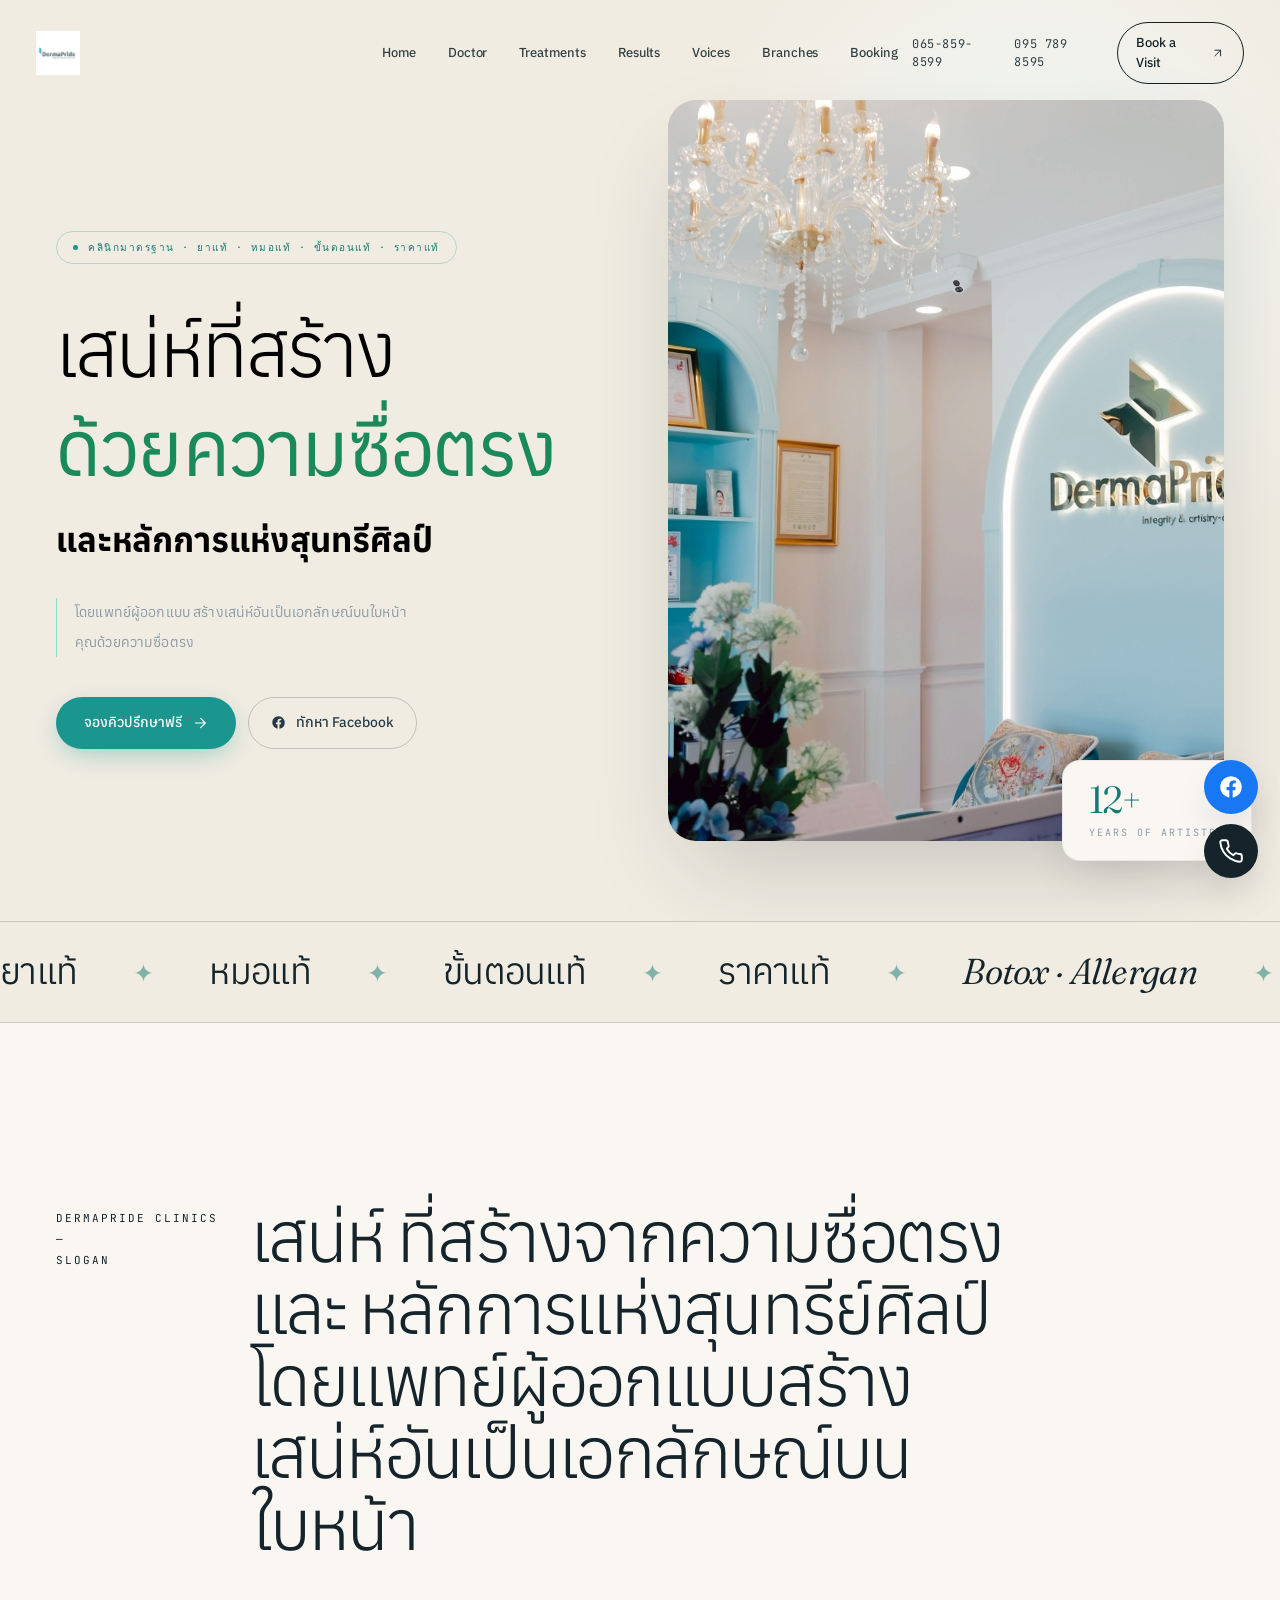
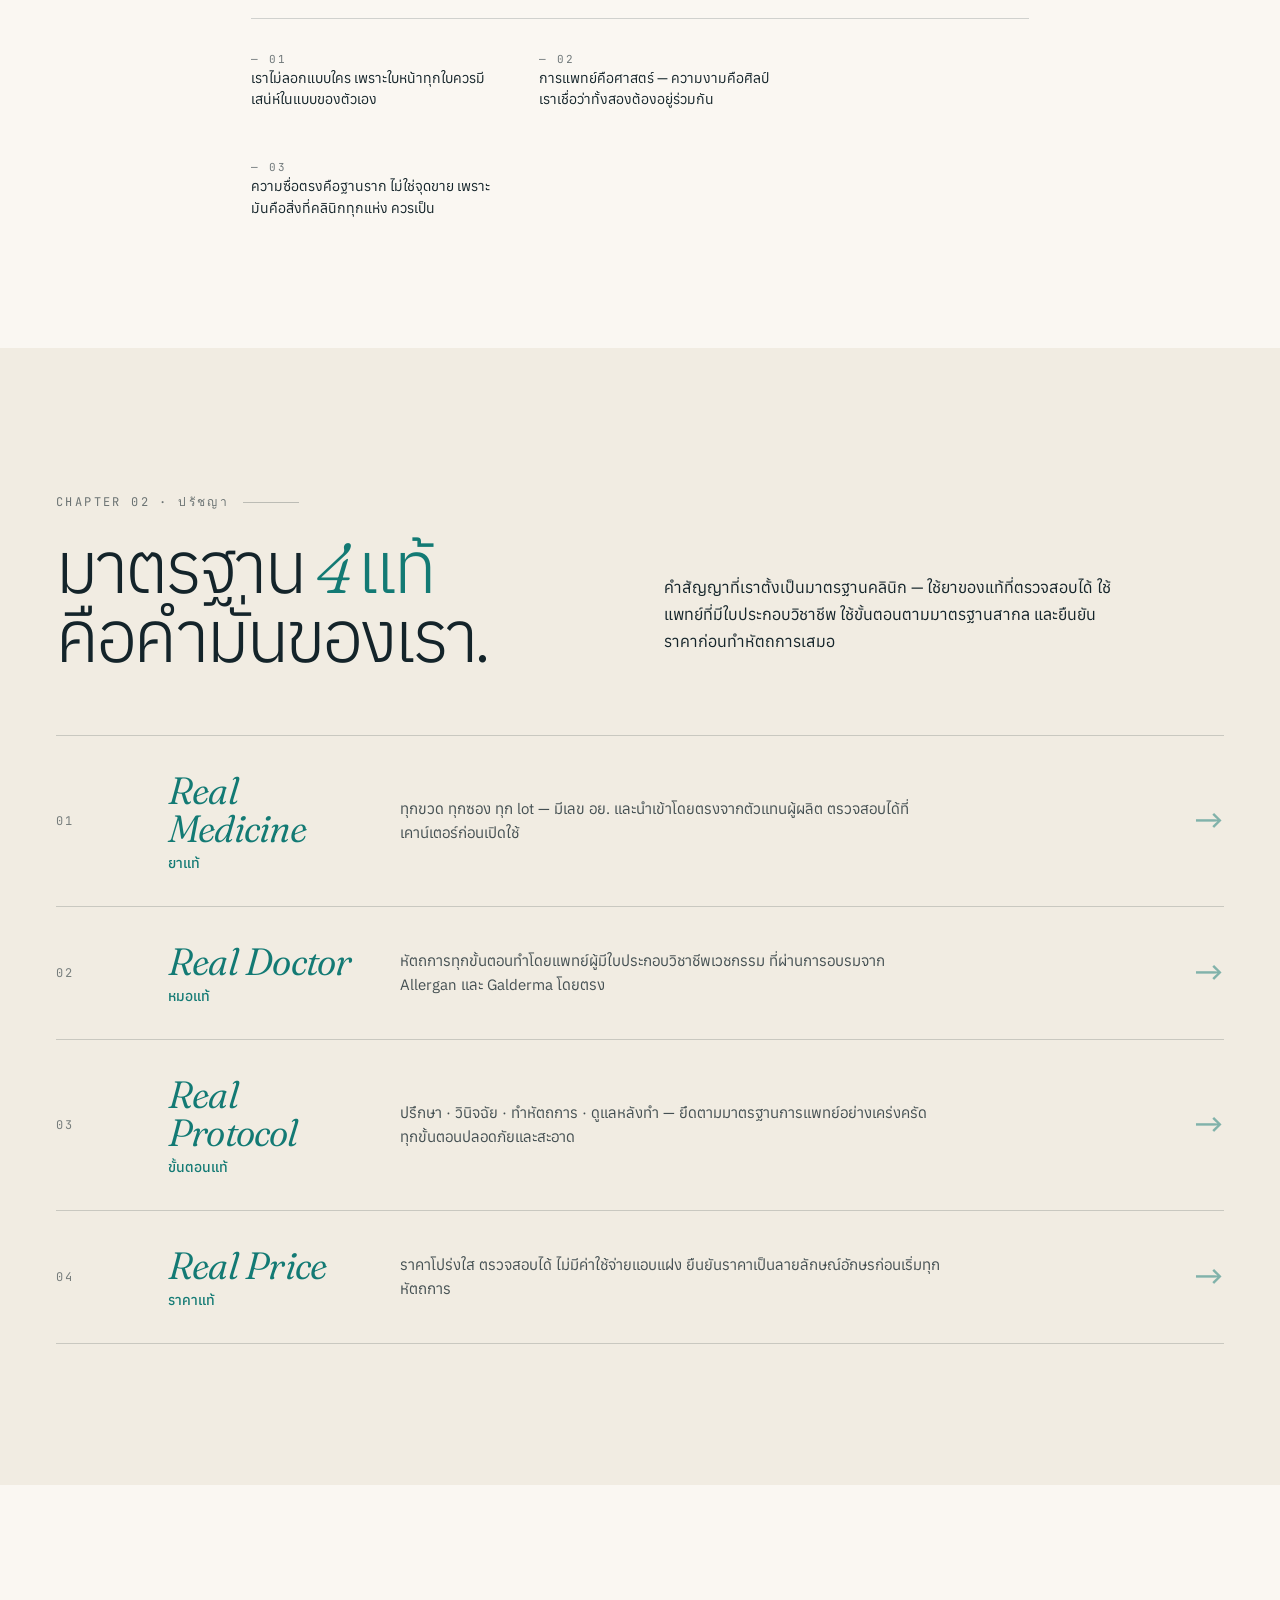
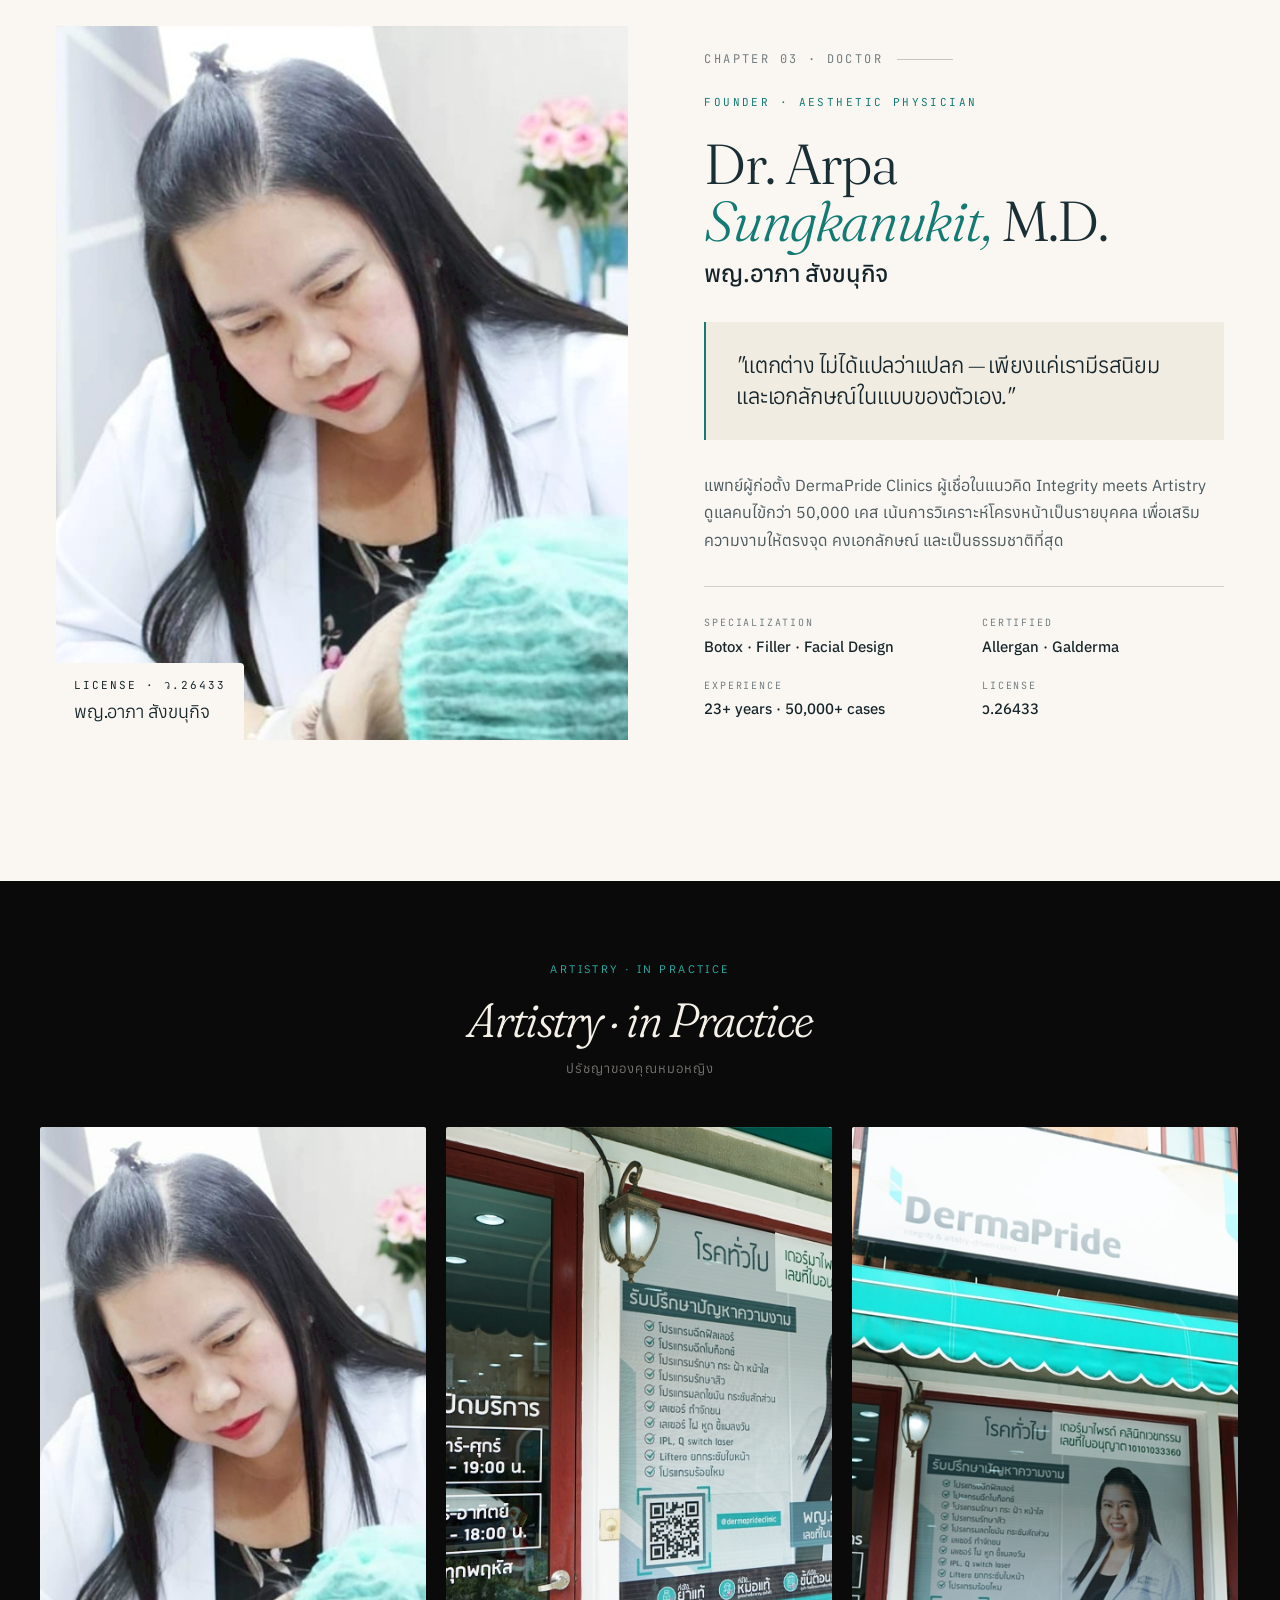
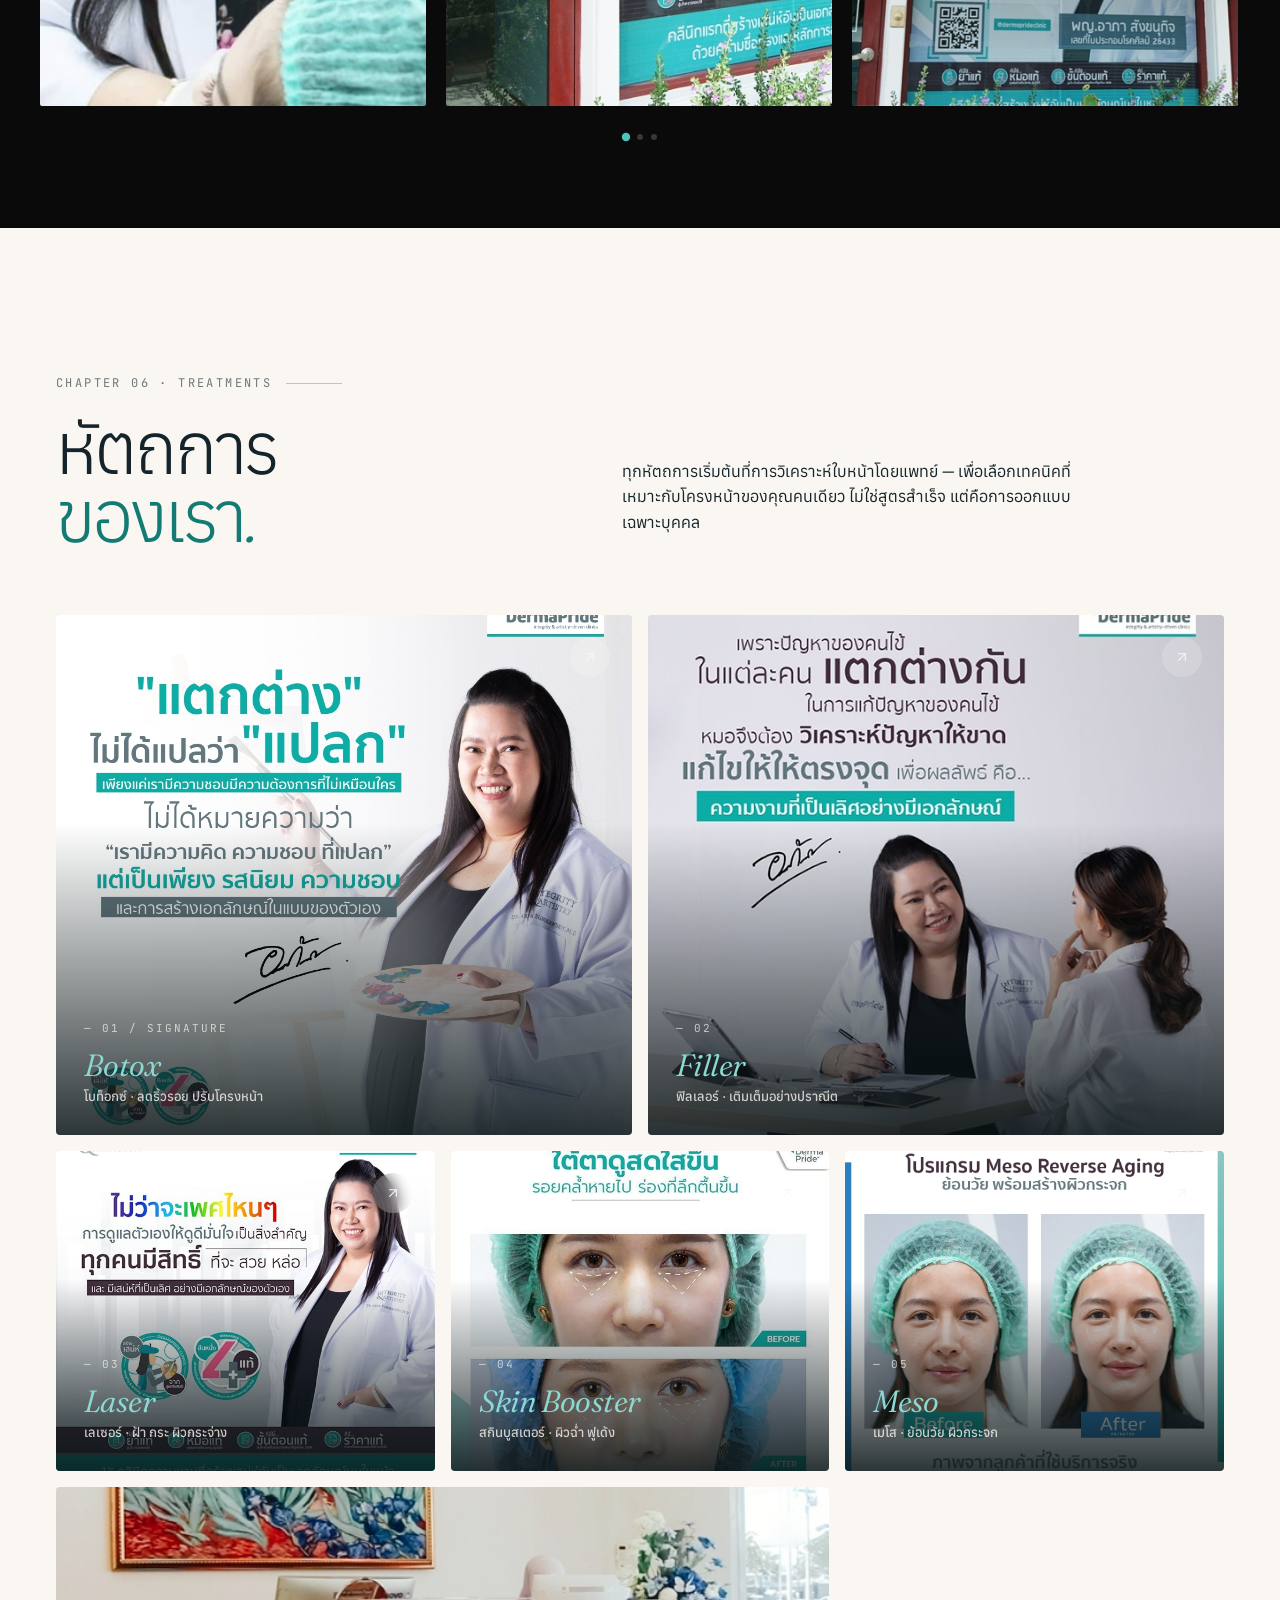
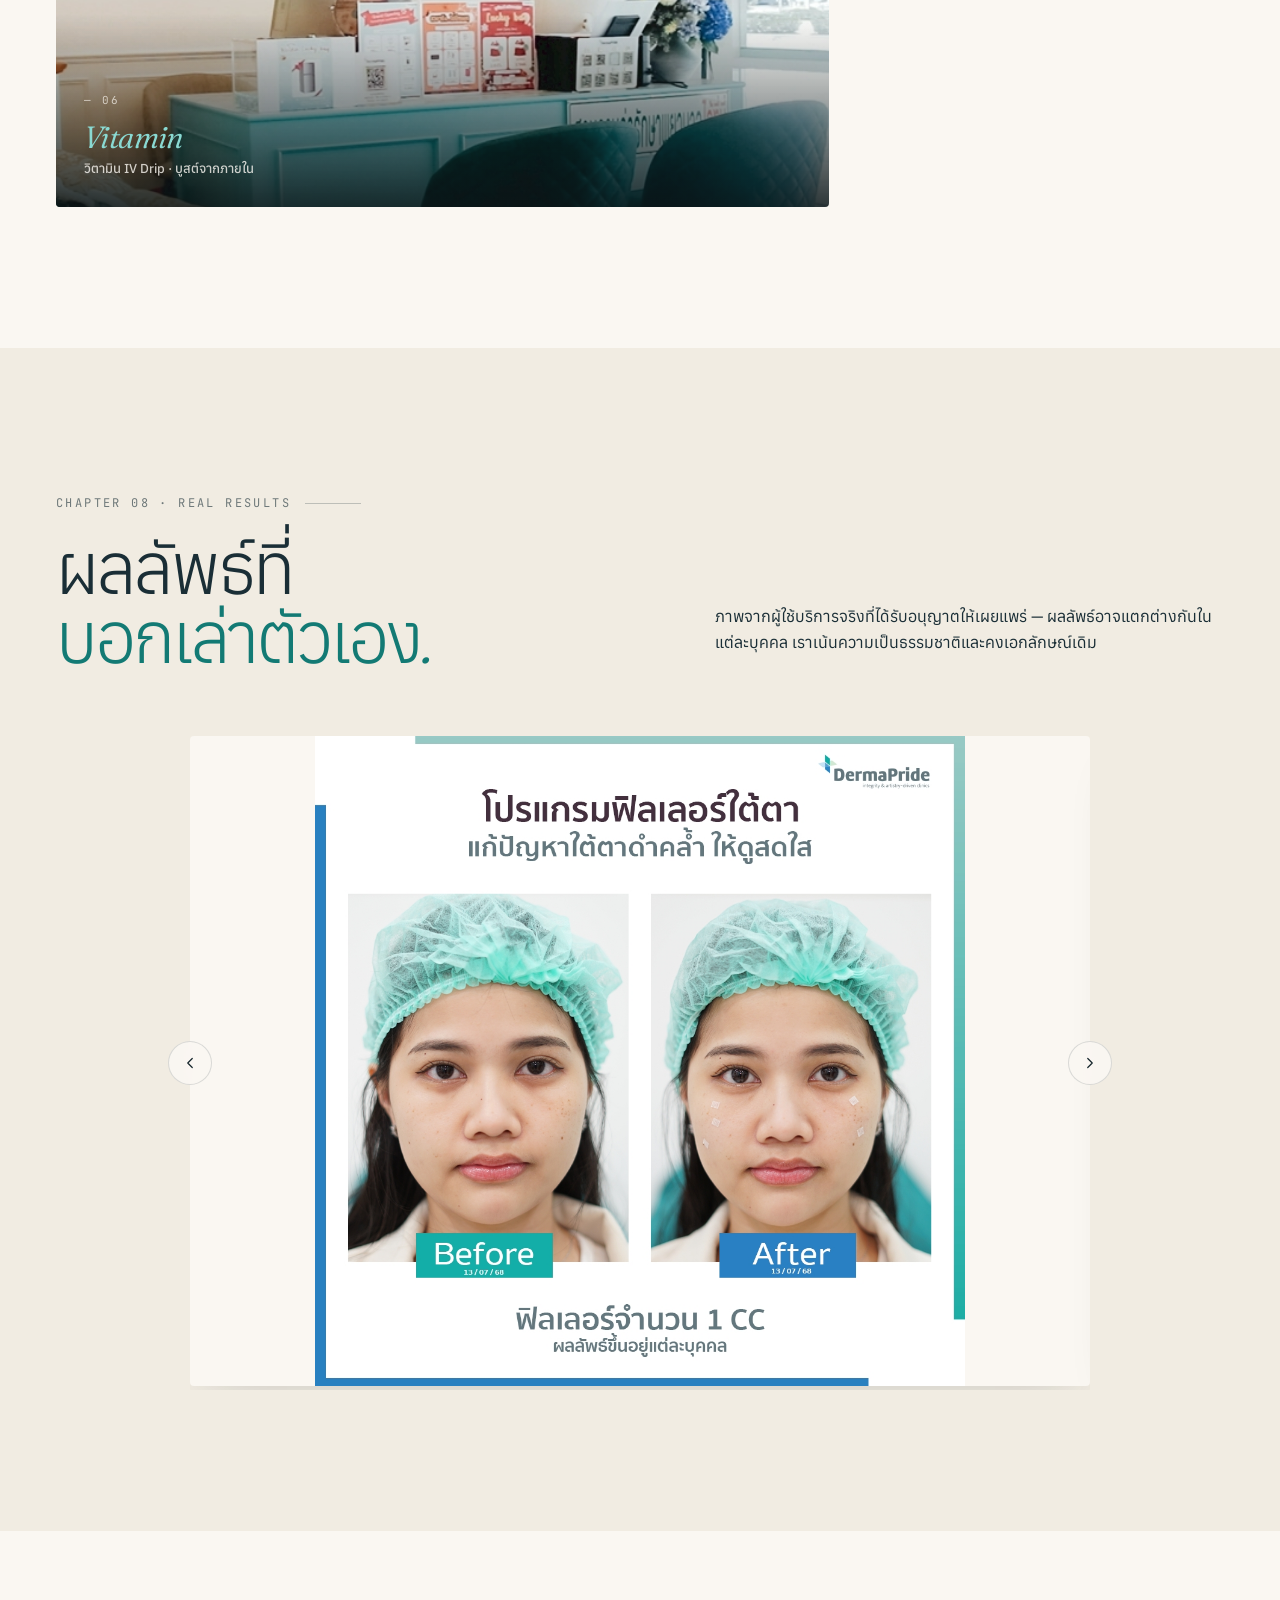
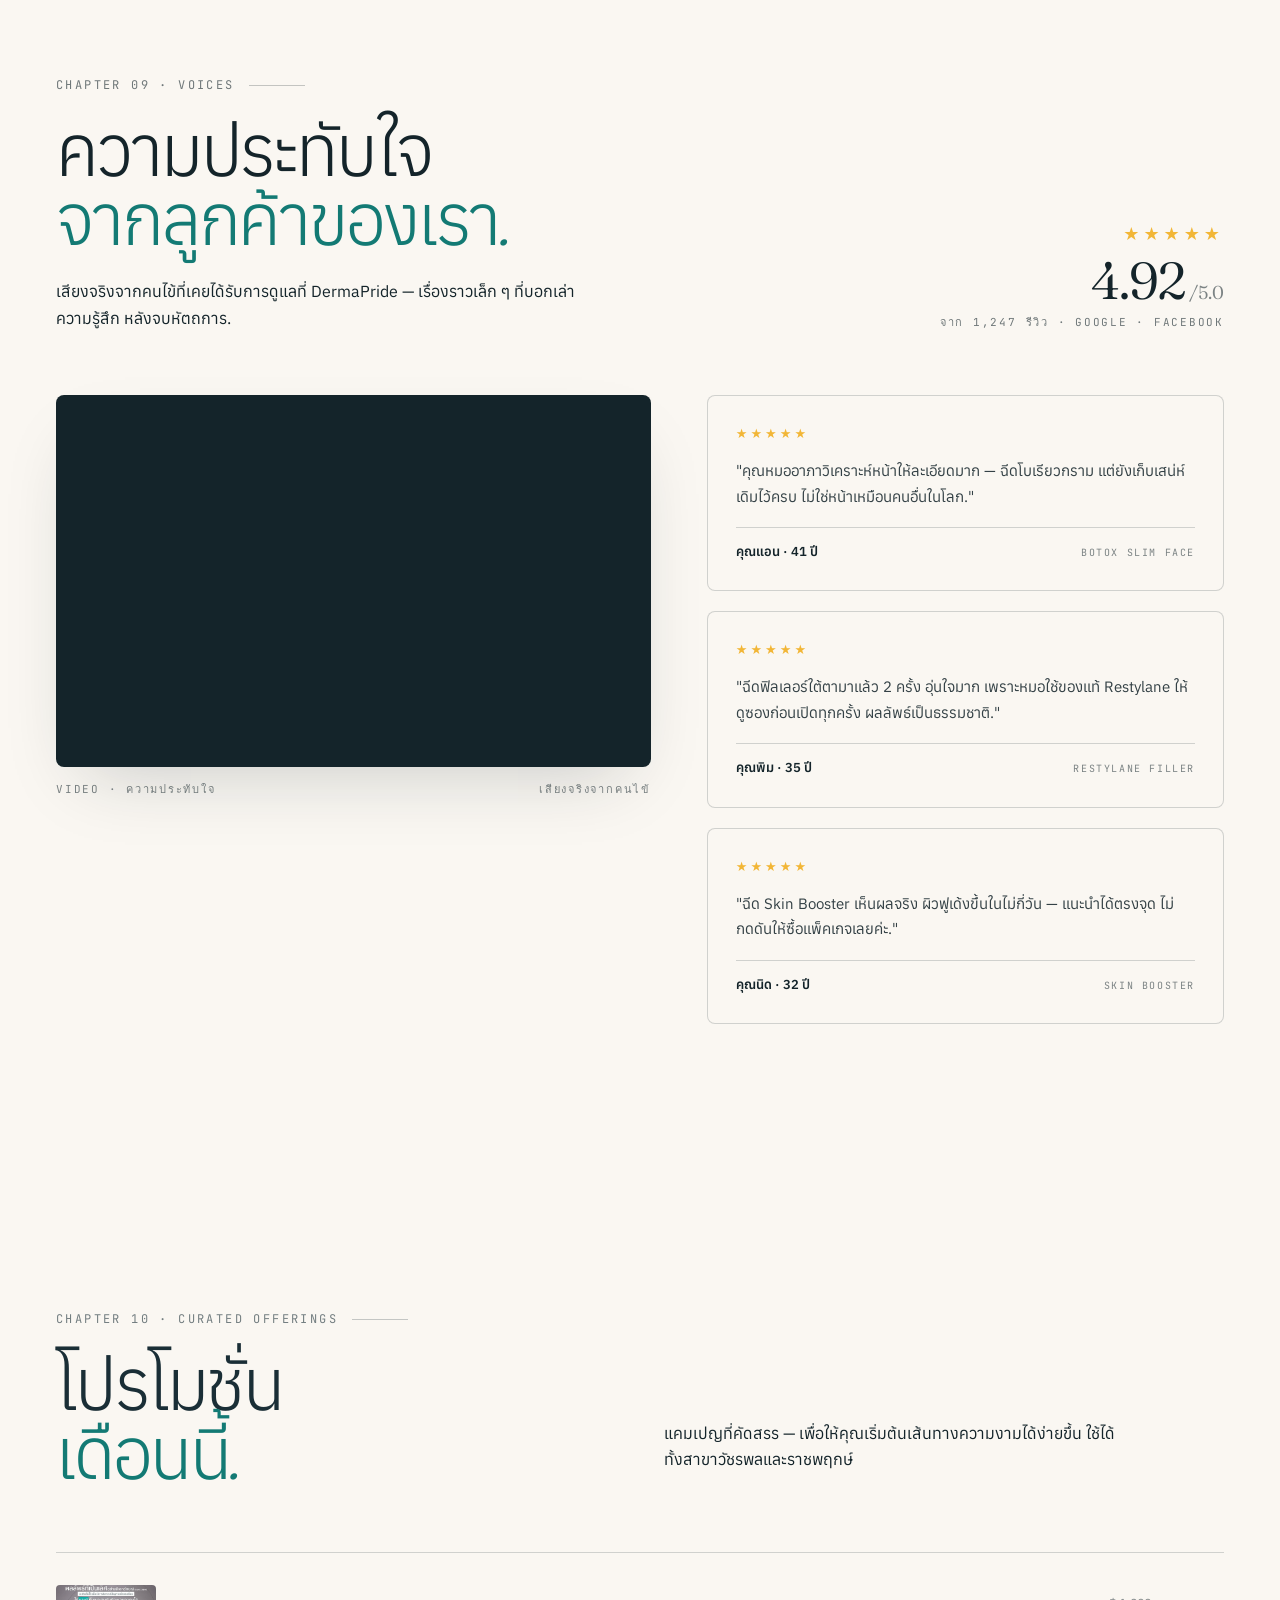
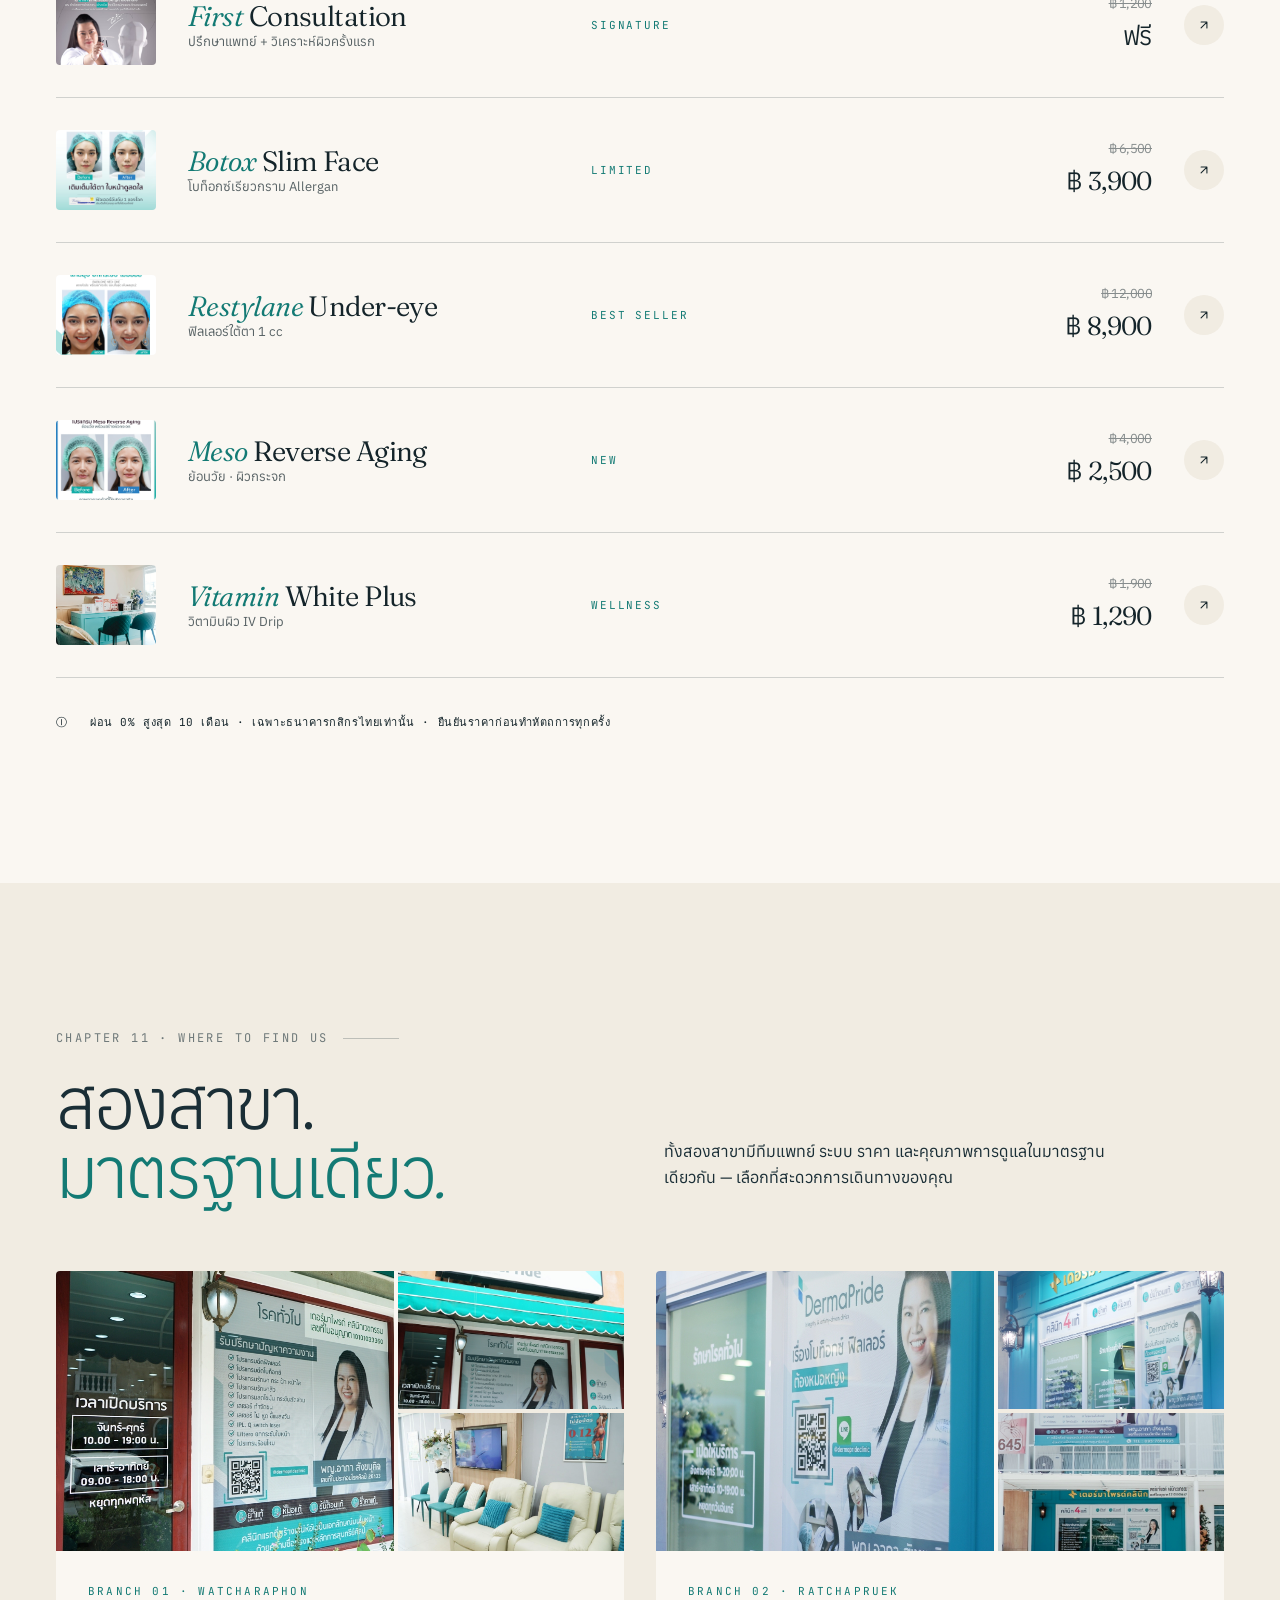
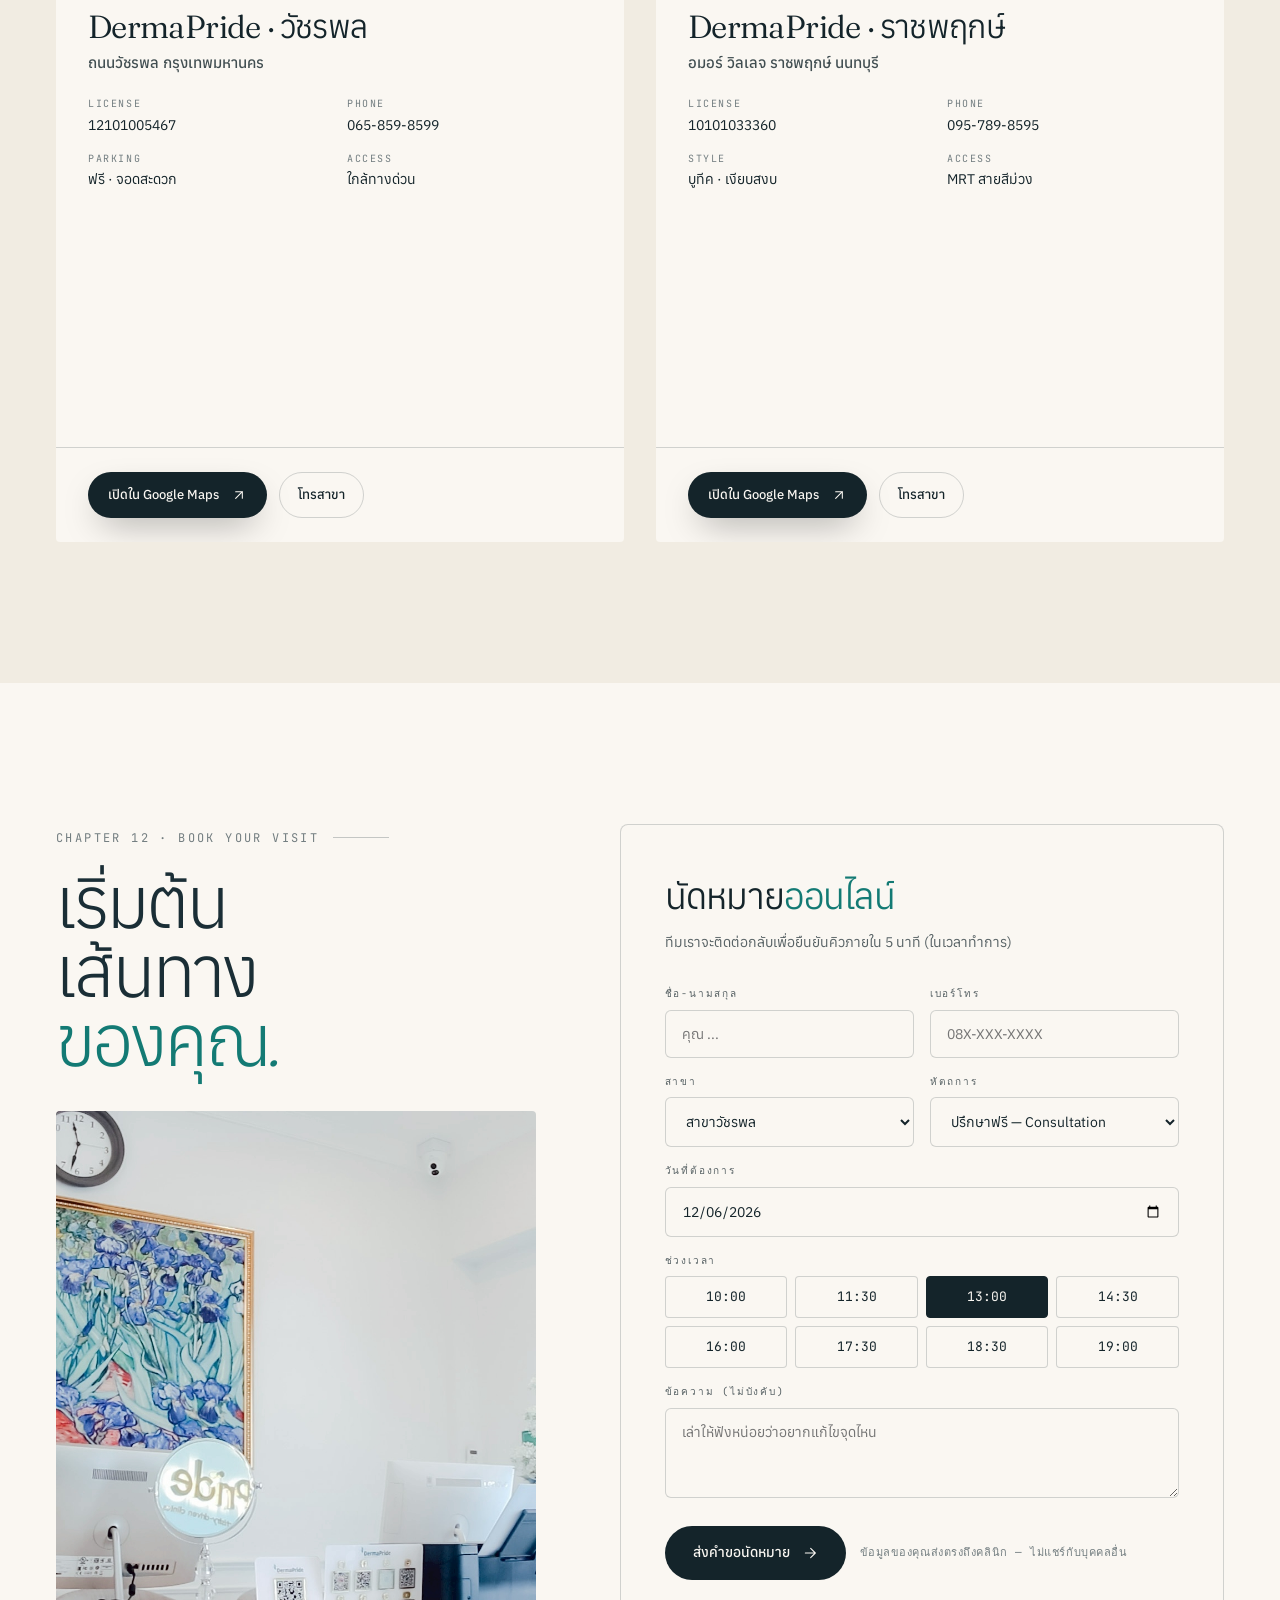
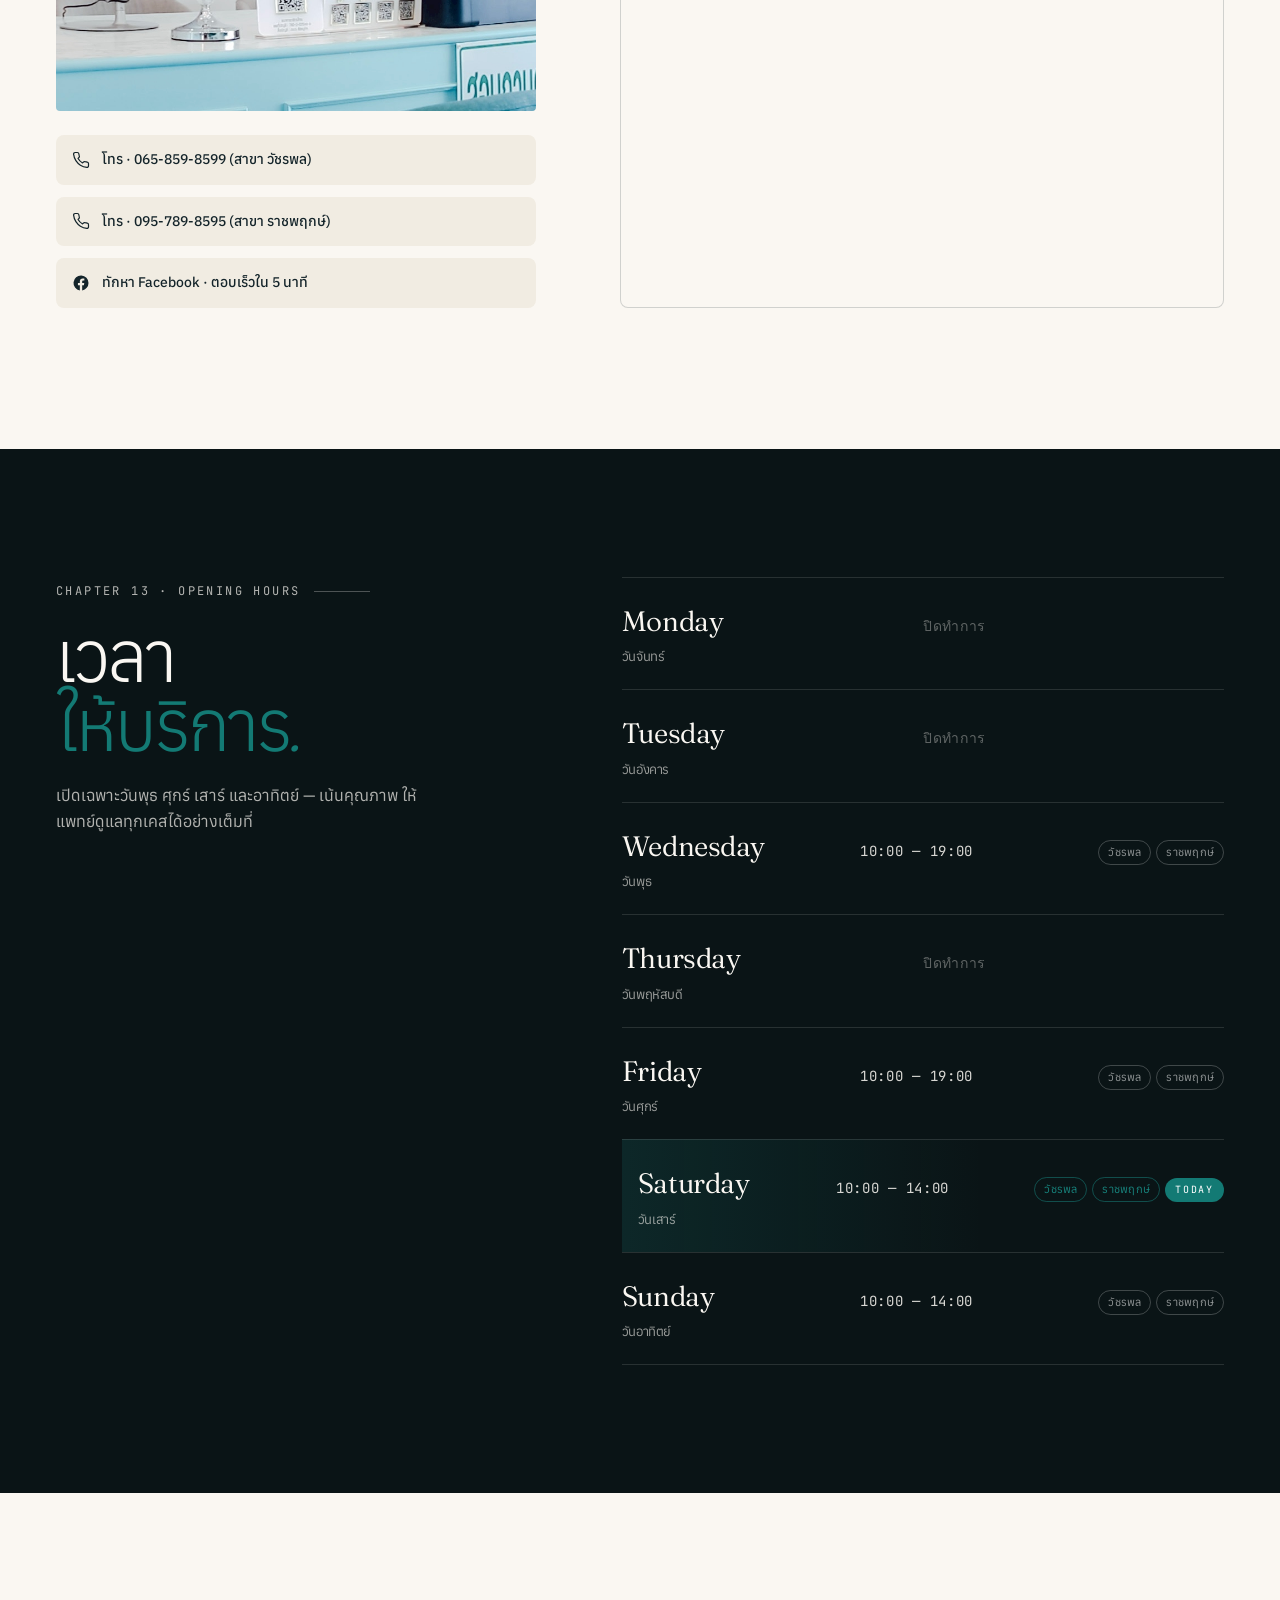
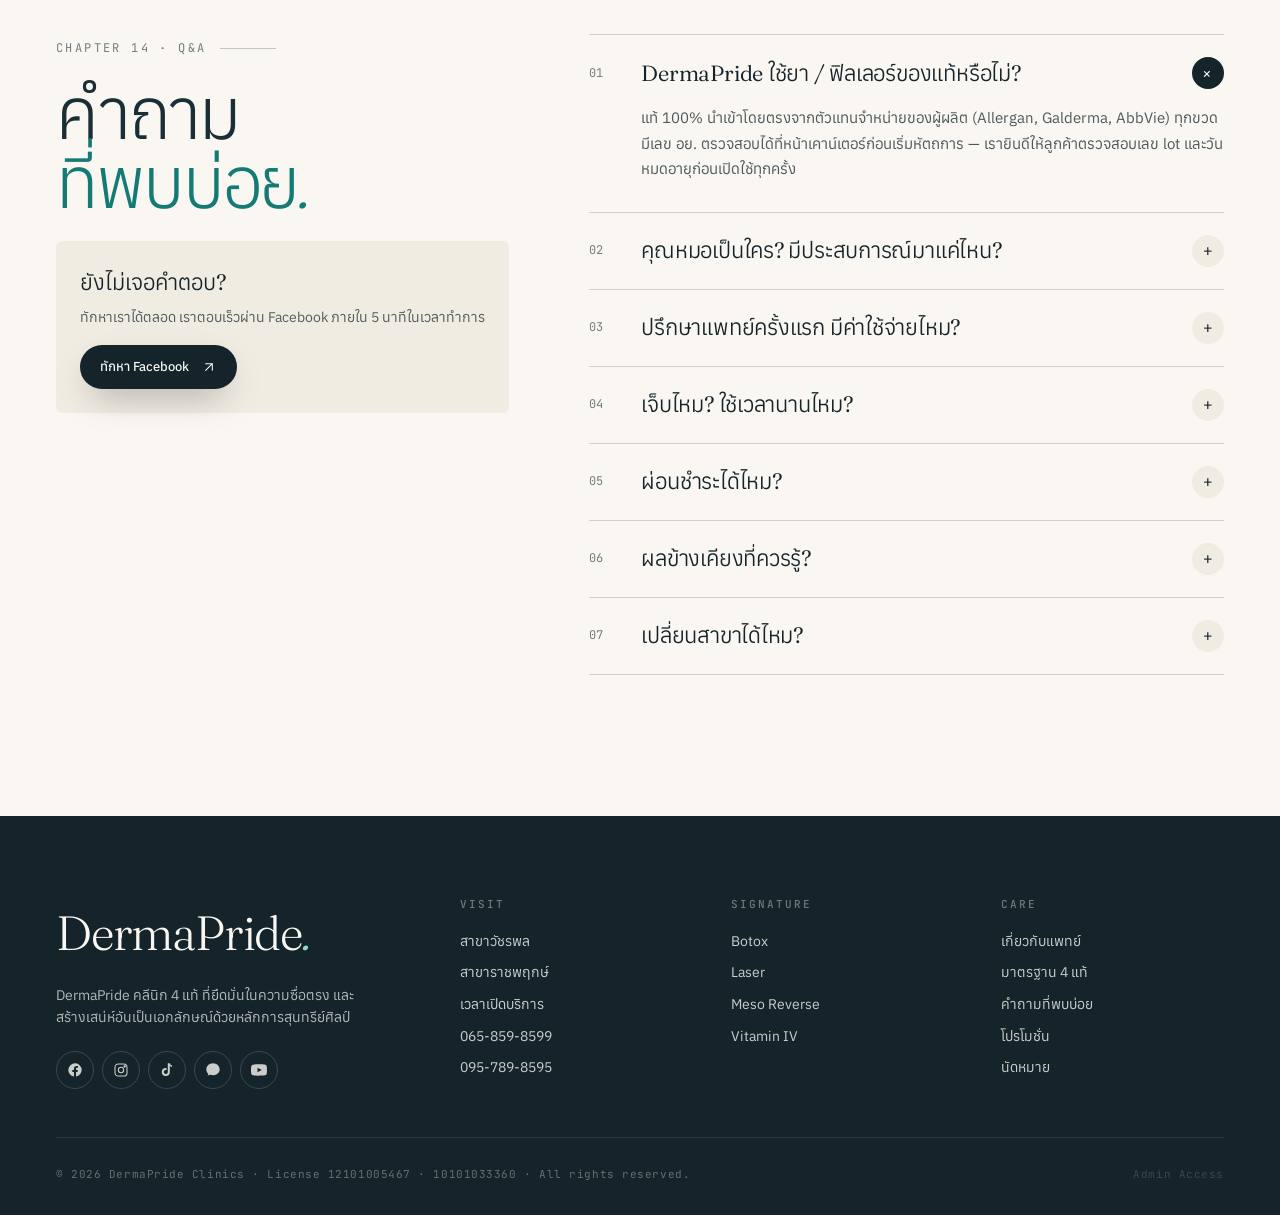
<file: index.html>
<!doctype html>
<html lang="th">
<head>
<meta charset="utf-8" />
<meta name="viewport" content="width=device-width, initial-scale=1, viewport-fit=cover" />
<title>DermaPride · A Film of Integrity & Artistry</title>
<meta name="description" content="DermaPride Clinics · คลินิก4แท้ — เสน่ห์ที่สร้างจากความซื่อตรงและสุนทรียศิลป์ โดย พญ.อาภา สังขนุกิจ" />
<meta property="og:title" content="DermaPride · Integrity & Artistry" />
<meta property="og:image" content="assets/banner.jpg" />
<link rel="icon" type="image/jpeg" href="assets/logo.jpg" />

<link rel="preload" href="assets/fonts/Anuphan.ttf" as="font" type="font/ttf" crossorigin />
<link rel="preconnect" href="https://fonts.googleapis.com" />
<link rel="preconnect" href="https://fonts.gstatic.com" crossorigin />
<link href="https://fonts.googleapis.com/css2?family=Fraunces:ital,opsz,wght,SOFT@0,9..144,300..700,30..100;1,9..144,300..700,30..100&family=JetBrains+Mono:wght@400;500&display=swap" rel="stylesheet" />

<link rel="stylesheet" href="styles.css" />
<link rel="stylesheet" href="editorial.css" />
<link rel="stylesheet" href="cms/admin.css" />
</head>
<body class="dpe-no-overflow">

<!-- ============================================================
     NAV
============================================================ -->
<header class="dpe-nav" id="dpeNav">
  <a class="dpe-nav-logo" href="#top">
    <span class="logo-text">DermaPride<em>.</em></span>
    <img class="logo-img" src="assets/logo.jpg" alt="DermaPride" />
  </a>

  <nav class="dpe-nav-rail">
    <a href="#top">Home</a>
    <a href="#doctor">Doctor</a>
    <a href="#treatments">Treatments</a>
    <a href="#results">Results</a>
    <a href="#impressions">Voices</a>
    <a href="#branches">Branches</a>
    <a href="#booking">Booking</a>
  </nav>

  <div class="dpe-nav-end">
    <a class="dpe-nav-phone" href="tel:0658598599" data-cms-text="home.contact.phone">065 859 8599</a>
    <a class="dpe-nav-phone" href="tel:0957898595">095 789 8595</a>
    <a class="dpe-nav-cta" href="#booking">
      Book a Visit
      <svg width="14" height="14" viewBox="0 0 24 24" fill="none" stroke="currentColor" stroke-width="1.6" stroke-linecap="round" stroke-linejoin="round"><path d="M7 17L17 7M7 7h10v10"/></svg>
    </a>
  </div>
</header>

<main id="top">

<!-- ============================================================
     00 · HERO — Split layout (light edition)
============================================================ -->
<section class="dp-hero-split" data-screen-label="00 Hero">
  <div class="dp-hero-split__inner">

    <div class="dp-hero-split__content">
      <div class="dp-hero-split__badge" data-veil>
        <span class="dot"></span>
        <span>คลินิกมาตรฐาน · ยาแท้ · หมอแท้ · ขั้นตอนแท้ · ราคาแท้</span>
      </div>

      <h1 class="dp-hero-split__title">
        <span class="l1" data-mask-reveal><span data-cms-text="home.hero.l1">เสน่ห์ที่สร้าง</span></span>
        <span class="l2" data-mask-reveal data-mask-delay="1"><span><span class="l2-plain"></span><span class="l2-accent" data-cms-text="home.hero.l2">ด้วยความซื่อตรง</span></span></span>
        <span class="l3" data-mask-reveal data-mask-delay="2"><span data-cms-text="home.hero.l3">และหลักการแห่งสุนทรีศิลป์</span></span>
        <span class="l4" data-mask-reveal data-mask-delay="3"><span data-cms-text="home.hero.l4"></span></span>
      </h1>

      <p class="dp-hero-split__para" data-veil data-veil-delay="2" data-cms-text="home.hero.side">โดยแพทย์ผู้ออกแบบ สร้างเสน่ห์อันเป็นเอกลักษณ์บนใบหน้าคุณด้วยความซื่อตรง</p>

      <div class="dp-hero-split__actions" data-veil data-veil-delay="3">
        <a class="dpe-btn-split-primary" href="#booking" data-cms-href="home.hero.ctaPrimaryHref">
          <span data-cms-text="home.hero.ctaPrimary">จองคิวปรึกษาฟรี</span>
          <svg viewBox="0 0 24 24" fill="none" stroke="currentColor" stroke-width="1.6" stroke-linecap="round" stroke-linejoin="round" width="16" height="16"><path d="M5 12h14M13 5l7 7-7 7"/></svg>
        </a>
        <a class="dpe-btn-split-fb" href="https://www.facebook.com/DermaPrideClinic/" target="_blank" rel="noopener" data-cms-href="home.hero.ctaSecondaryHref">
          <svg viewBox="0 0 24 24" fill="currentColor" width="15" height="15"><path d="M22 12a10 10 0 1 0-11.56 9.88V14.9H7.9v-2.9h2.54V9.79c0-2.5 1.5-3.89 3.78-3.89 1.1 0 2.24.2 2.24.2v2.46h-1.26c-1.24 0-1.63.77-1.63 1.57V12h2.77l-.44 2.9h-2.33v6.98A10 10 0 0 0 22 12z"/></svg>
          <span data-cms-text="home.hero.ctaSecondary">ทักหา Facebook</span>
        </a>
      </div>
    </div>

    <div class="dp-hero-split__media" data-veil data-veil-delay="1">
      <div class="dp-hero-split__img-frame">
        <div class="dp-hero-split__img-wrap">
          <img src="assets/welcome-hero.jpg" alt="" data-cms-src="home.hero.backgroundImage" />
        </div>
        <div class="dp-hero-split__stat" data-veil data-veil-delay="4">
          <div class="dp-hero-split__stat-val" data-cms-text="home.hero.statValue">23+</div>
          <div class="dp-hero-split__stat-label" data-cms-text="home.hero.statLabel">YEARS OF ARTISTRY</div>
        </div>
      </div>
    </div>

  </div>
</section>

<!-- ============================================================
     MARQUEE
============================================================ -->
<div class="dpe-marquee" aria-hidden="true">
  <div class="dpe-marquee-track">
    <span>ยาแท้</span><span>หมอแท้</span><span>ขั้นตอนแท้</span><span>ราคาแท้</span>
    <span>Botox · Allergan</span><span>Filler · Restylane</span><span>Laser · Q-Switch</span><span>Meso Reverse</span>
    <span>ยาแท้</span><span>หมอแท้</span><span>ขั้นตอนแท้</span><span>ราคาแท้</span>
    <span>Botox · Allergan</span><span>Filler · Restylane</span><span>Laser · Q-Switch</span><span>Meso Reverse</span>
  </div>
</div>

<!-- ============================================================
     01 · MANIFESTO
============================================================ -->
<section class="dpe-manifesto" id="manifesto" data-screen-label="01 Manifesto">
  <div class="dpe-shell">
    <div class="dpe-manifesto-inner">
      <div class="dpe-manifesto-meta" data-veil>
        <div>DERMAPRIDE CLINICS</div>
        <div>—</div>
        <div>SLOGAN</div>
      </div>

      <h2 data-veil data-veil-delay="1">
        เสน่ห์ ที่สร้างจากความซื่อตรง และ หลักการแห่งสุนทรีย์ศิลป์<br>
        โดยแพทย์ผู้ออกแบบสร้างเสน่ห์อันเป็นเอกลักษณ์บนใบหน้า
      </h2>

      <div class="dpe-manifesto-foot">
        <div class="item" data-veil data-veil-delay="2">
          <div class="n">— 01</div>
          เราไม่ลอกแบบใคร เพราะใบหน้าทุกใบควรมีเสน่ห์ในแบบของตัวเอง
        </div>
        <div class="item" data-veil data-veil-delay="3">
          <div class="n">— 02</div>
          การแพทย์คือศาสตร์ — ความงามคือศิลป์ เราเชื่อว่าทั้งสองต้องอยู่ร่วมกัน
        </div>
        <div class="item" data-veil data-veil-delay="4">
          <div class="n">— 03</div>
          ความซื่อตรงคือฐานราก ไม่ใช่จุดขาย เพราะมันคือสิ่งที่คลินิกทุกแห่ง <em>ควรเป็น</em>
        </div>
      </div>
    </div>
  </div>
</section>

<!-- ============================================================
     02 · PHILOSOPHY — 4 แท้ as editorial list
============================================================ -->
<section class="dpe-chapter dpe-chapter--cream" id="philosophy" data-screen-label="02 Pillars">
  <div class="dpe-shell">
    <div style="display:grid; grid-template-columns: 1fr 1fr; gap:48px; align-items:end;">
      <div data-veil>
        <div class="dpe-ch-num">Chapter 02 · ปรัชญา</div>
        <h2 class="dpe-h-display" style="margin-top: 20px;">มาตรฐาน <em>4 แท้</em><br>คือคำมั่นของเรา.</h2>
      </div>
      <p data-veil data-veil-delay="1" data-cms-text="home.philosophy.sub" style="font-family: var(--dp-sans); font-size: 16px; line-height: 1.7; opacity: 0.75; max-width: 460px;">
        คำสัญญาที่เราตั้งเป็นมาตรฐานคลินิก — ใช้ยาของแท้ที่ตรวจสอบได้ ใช้แพทย์ที่มีใบประกอบวิชาชีพ ใช้ขั้นตอนตามมาตรฐานสากล และยืนยันราคาก่อนทำหัตถการเสมอ
      </p>
    </div>

    <div class="dpe-pillars-list" id="pillarsList">
      <!-- Rendered dynamically from CMS.home.philosophy.items -->
    </div>
  </div>
</section>

<!-- ============================================================
     03 · THE DOCTOR
============================================================ -->
<section class="dpe-doctor dpe-chapter" id="doctor" data-screen-label="03 Doctor">
  <div class="dpe-shell">
    <div class="dpe-doctor-grid">
      <div class="dpe-doctor-portrait" data-veil>
        <img src="assets/doctor.jpg" alt="พญ.อาภา สังขนุกิจ" data-cms-src="home.doctor.image" />
        <div class="badge">License · ว.26433<strong>พญ.อาภา สังขนุกิจ</strong></div>
      </div>

      <div class="dpe-doctor-copy" data-veil data-veil-delay="1">
        <div class="dpe-ch-num">CHAPTER 03 · DOCTOR</div>
        <div class="role" style="margin-top: 24px;" data-cms-text="home.doctor.role">Founder · Aesthetic Physician</div>
        <h2 class="dpe-doctor-name">
          Dr. Arpa<br><em>Sungkanukit,</em> M.D.
          <span class="th" data-cms-text="home.doctor.nameTh">พญ.อาภา สังขนุกิจ</span>
        </h2>

        <blockquote class="dpe-doctor-quote" data-cms-text="home.doctor.quote">
          "แตกต่าง ไม่ได้แปลว่าแปลก — เพียงแค่เรามีรสนิยม และเอกลักษณ์ในแบบของตัวเอง."
        </blockquote>

        <p style="font-family: var(--dp-sans); font-size: 16px; line-height: 1.72; opacity: 0.78; margin: 0;" data-cms-text="home.doctor.bio">
          แพทย์ผู้ก่อตั้ง DermaPride Clinics ผู้เชื่อในแนวคิด Integrity meets Artistry ดูแลคนไข้กว่า 50,000 เคส
          เน้นการวิเคราะห์โครงหน้าเป็นรายบุคคล เพื่อเสริมความงามให้ตรงจุด คงเอกลักษณ์ และเป็นธรรมชาติที่สุด
        </p>

        <div class="dpe-doctor-credits">
          <div><div class="k">Specialization</div><div class="v">Botox · Filler · Facial Design</div></div>
          <div><div class="k">Certified</div><div class="v">Allergan · Galderma</div></div>
          <div><div class="k">Experience</div><div class="v">23+ years · 50,000+ cases</div></div>
          <div><div class="k">License</div><div class="v" data-cms-text="home.doctor.license">ว.26433</div></div>
        </div>
      </div>
    </div>
  </div>
</section>

<!-- ============================================================
     04 · DOCTOR ARTISTRY GALLERY
============================================================ -->
<section class="dp-artistry-strip" id="doctorGallery" data-screen-label="04 Artistry">
  <div class="dp-artistry-strip__inner">
    <div class="dp-artistry-strip__hd" data-veil>
      <div class="dp-artistry-strip__kicker">ARTISTRY · IN PRACTICE</div>
      <h2 class="dp-artistry-strip__title" data-cms-text="home.doctorGallery.title">Artistry · in Practice</h2>
      <p class="dp-artistry-strip__sub" data-cms-text="home.doctorGallery.sub">ปรัชญาของคุณหมอหญิง</p>
    </div>
    <div class="dp-artistry-strip__track-wrap" data-veil data-veil-delay="1">
      <div class="dp-artistry-strip__track" id="artTrack">
        <!-- cards injected by renderDoctorGalleryFromCMS() -->
      </div>
      <button class="dp-artistry-strip__arrow dp-artistry-strip__arrow--prev" id="artPrev" aria-label="Previous">
        <svg viewBox="0 0 24 24" fill="none" stroke="currentColor" stroke-width="1.5" stroke-linecap="round" stroke-linejoin="round" width="20" height="20"><path d="M15 18l-6-6 6-6"/></svg>
      </button>
      <button class="dp-artistry-strip__arrow dp-artistry-strip__arrow--next" id="artNext" aria-label="Next">
        <svg viewBox="0 0 24 24" fill="none" stroke="currentColor" stroke-width="1.5" stroke-linecap="round" stroke-linejoin="round" width="20" height="20"><path d="M9 18l6-6-6-6"/></svg>
      </button>
    </div>
    <div class="dp-artistry-strip__dots" id="artDots"></div>
  </div>
</section>

<!-- ============================================================
     07 · MORE TREATMENTS — editorial grid
============================================================ -->
<section class="dpe-chapter dpe-chapter--paper" id="treatments" data-screen-label="07 Treatments">
  <div class="dpe-shell">
    <div class="dpe-treatments-head">
      <div data-veil>
        <div class="dpe-ch-num">Chapter 06 · Treatments</div>
        <h2 class="dpe-h-display" style="margin-top: 20px;">หัตถการ<br><em>ของเรา.</em></h2>
      </div>
      <p data-veil data-veil-delay="1">
        ทุกหัตถการเริ่มต้นที่การวิเคราะห์ใบหน้าโดยแพทย์ — เพื่อเลือกเทคนิคที่เหมาะกับโครงหน้าของคุณคนเดียว
        ไม่ใช่สูตรสำเร็จ แต่คือการออกแบบเฉพาะบุคคล
      </p>
    </div>

    <div class="dpe-treatments-grid" id="treatmentsGrid">
      <!-- Rendered dynamically from CMS.procedures.listVisible() -->
    </div>
  </div>
</section>

<!-- ============================================================
     08 · RESULTS / BEFORE-AFTER
============================================================ -->
<section class="dpe-results dpe-chapter" id="results" data-screen-label="08 Results">
  <div class="dpe-shell">
    <div class="dpe-results-head">
      <div data-veil>
        <div class="dpe-ch-num">Chapter 08 · Real Results</div>
        <h2 class="dpe-h-display" style="margin-top: 20px;">ผลลัพธ์ที่<br><em>บอกเล่าตัวเอง.</em></h2>
      </div>
      <p data-veil data-veil-delay="1" style="font-family: var(--dp-sans); font-size: 16px; line-height: 1.65; opacity: 0.75;">
        ภาพจากผู้ใช้บริการจริงที่ได้รับอนุญาตให้เผยแพร่ — ผลลัพธ์อาจแตกต่างกันในแต่ละบุคคล
        เราเน้นความเป็นธรรมชาติและคงเอกลักษณ์เดิม
      </p>
    </div>

    <div class="dpe-results-gallery" data-veil data-veil-delay="2">
      <div class="dpe-results-gallery__wrap">
        <button class="dpe-results-gallery__arrow dpe-results-gallery__arrow--prev" id="resGallPrev" aria-label="Previous">
          <svg viewBox="0 0 24 24" fill="none" stroke="currentColor" stroke-width="1.6" stroke-linecap="round" stroke-linejoin="round"><polyline points="15 18 9 12 15 6"/></svg>
        </button>
        <div class="dpe-results-gallery__track" id="resGallTrack">
          <div class="dpe-results-gallery__card"><img src="assets/ba-3.jpg" alt="" /></div>
          <div class="dpe-results-gallery__card"><img src="assets/ba-1.jpg" alt="" /></div>
          <div class="dpe-results-gallery__card"><img src="assets/ba-2.jpg" alt="" /></div>
          <div class="dpe-results-gallery__card"><img src="assets/ba-5.jpg" alt="" /></div>
          <div class="dpe-results-gallery__card"><img src="assets/ba-7.jpg" alt="" /></div>
          <div class="dpe-results-gallery__card"><img src="assets/ba-10.jpg" alt="" /></div>
        </div>
        <button class="dpe-results-gallery__arrow dpe-results-gallery__arrow--next" id="resGallNext" aria-label="Next">
          <svg viewBox="0 0 24 24" fill="none" stroke="currentColor" stroke-width="1.6" stroke-linecap="round" stroke-linejoin="round"><polyline points="9 18 15 12 9 6"/></svg>
        </button>
      </div>
    </div>
  </div>
</section>

<!-- ============================================================
     09 · IMPRESSIONS — ความประทับใจจากลูกค้าของเรา
============================================================ -->
<section class="dpe-voices dpe-chapter" id="impressions" data-screen-label="09 Impressions">
  <div class="dpe-shell">

    <header class="dpe-voices-head">
      <div data-veil>
        <div class="dpe-ch-num">Chapter 09 · Voices</div>
        <h2 class="dpe-h-display dpe-thai-h" style="margin-top: 20px;">
          ความประทับใจ<br><em>จากลูกค้าของเรา.</em>
        </h2>
        <p class="dpe-voices-sub" data-veil data-veil-delay="1">
          เสียงจริงจากคนไข้ที่เคยได้รับการดูแลที่ DermaPride —
          เรื่องราวเล็ก ๆ ที่บอกเล่าความรู้สึก หลังจบหัตถการ.
        </p>
      </div>

      <div class="dpe-voices-rating" data-veil data-veil-delay="2">
        <div class="stars">★★★★★</div>
        <div class="n">4.92<span class="of">/5.0</span></div>
        <div class="l">จาก 1,247 รีวิว · Google · Facebook</div>
      </div>
    </header>

    <div class="dpe-voices-stage">

      <!-- Real video (only video on the entire site) -->
      <figure class="dpe-voices-video" data-veil>
        <div class="dpe-voices-video-frame">
          <iframe
            src="https://drive.google.com/file/d/1Soic8r_vArdjygWrT70dEX8Iaw21HvZ1/preview"
            allow="autoplay; encrypted-media; fullscreen"
            allowfullscreen
            loading="lazy"
            title="ความประทับใจจากลูกค้าของเรา · DermaPride"></iframe>
        </div>
        <figcaption>
          <div class="cap-l">VIDEO · ความประทับใจ</div>
          <div class="cap-r">เสียงจริงจากคนไข้</div>
        </figcaption>
      </figure>

      <!-- Quiet trust cards beside the video -->
      <aside class="dpe-voices-aside" data-veil data-veil-delay="1">
        <article class="dpe-voice">
          <div class="stars">★★★★★</div>
          <p>"คุณหมออาภาวิเคราะห์หน้าให้ละเอียดมาก — ฉีดโบเรียวกราม แต่ยังเก็บเสน่ห์เดิมไว้ครบ ไม่ใช่หน้าเหมือนคนอื่นในโลก."</p>
          <footer><span class="nm">คุณแอน · 41 ปี</span><span class="role">Botox Slim Face</span></footer>
        </article>

        <article class="dpe-voice">
          <div class="stars">★★★★★</div>
          <p>"ฉีดฟิลเลอร์ใต้ตามาแล้ว 2 ครั้ง อุ่นใจมาก เพราะหมอใช้ของแท้ Restylane ให้ดูซองก่อนเปิดทุกครั้ง ผลลัพธ์เป็นธรรมชาติ."</p>
          <footer><span class="nm">คุณพิม · 35 ปี</span><span class="role">Restylane Filler</span></footer>
        </article>

        <article class="dpe-voice">
          <div class="stars">★★★★★</div>
          <p>"ฉีด Skin Booster เห็นผลจริง ผิวฟูเด้งขึ้นในไม่กี่วัน — แนะนำได้ตรงจุด ไม่กดดันให้ซื้อแพ็คเกจเลยค่ะ."</p>
          <footer><span class="nm">คุณนิด · 32 ปี</span><span class="role">Skin Booster</span></footer>
        </article>
      </aside>

    </div>
  </div>
</section>

<!-- ============================================================
     09B · VIDEO VOICES — Video Testimonial Slider
============================================================ -->
<section class="dp-vslider-section dpe-chapter" id="voicesVideos" data-screen-label="09B Video Voices" style="display:none">
  <div class="dpe-shell">
    <header class="dp-vslider-head" data-veil>
      <div class="dpe-ch-num">Chapter 09 · Video Voices</div>
      <h2 class="dpe-h-display dpe-thai-h" style="margin-top: 16px;">วิดีโอ<br><em>รีวิวจากลูกค้า.</em></h2>
      <p class="dp-vslider-consent">ได้รับอนุญาตจากผู้เข้ารับบริการก่อนเผยแพร่แล้ว</p>
    </header>

    <div class="dp-vslider-stage" data-veil data-veil-delay="1">
      <div class="dp-vslider" id="vsSlider">
        <div class="dp-vslider-track" id="vsTrack">
          <!-- injected by renderVoicesFromCMS() -->
        </div>
      </div>
      <button class="dp-vslider-arrow dp-vslider-arrow--prev" id="vsPrev" aria-label="Previous" disabled>
        <svg viewBox="0 0 24 24" fill="none" stroke="currentColor" stroke-width="1.5" stroke-linecap="round" stroke-linejoin="round" width="16" height="16"><path d="M15 18l-6-6 6-6"/></svg>
      </button>
      <button class="dp-vslider-arrow dp-vslider-arrow--next" id="vsNext" aria-label="Next" disabled>
        <svg viewBox="0 0 24 24" fill="none" stroke="currentColor" stroke-width="1.5" stroke-linecap="round" stroke-linejoin="round" width="16" height="16"><path d="M9 18l6-6-6-6"/></svg>
      </button>
      <div class="dp-vslider-dots" id="vsDots"></div>
    </div>
  </div>
</section>

<!-- ============================================================
     10 · OFFERINGS / PROMOTIONS — editorial list
============================================================ -->
<section class="dpe-offers dpe-chapter" id="offers" data-screen-label="10 Offers">
  <div class="dpe-shell">
    <div class="dpe-offers-head">
      <div data-veil>
        <div class="dpe-ch-num">Chapter 10 · Curated Offerings</div>
        <h2 class="dpe-h-display" style="margin-top: 20px;">โปรโมชั่น<br><em>เดือนนี้.</em></h2>
      </div>
      <p data-veil data-veil-delay="1" data-cms-text="home.offers.sub">
        แคมเปญที่คัดสรร — เพื่อให้คุณเริ่มต้นเส้นทางความงามได้ง่ายขึ้น
        ใช้ได้ทั้งสาขาวัชรพลและราชพฤกษ์
      </p>
    </div>

    <div id="offerList" class="dpe-offer-list">
      <!-- Rendered dynamically from CMS.home.offers.items -->
    </div>

    <p style="margin-top: 36px; font-family: var(--dp-mono); font-size: 11px; letter-spacing: 0.05em; color: var(--cine-ink); opacity: 0.55;" data-veil>
      Ⓘ &nbsp; ผ่อน 0% สูงสุด 10 เดือน · เฉพาะธนาคารกสิกรไทยเท่านั้น · ยืนยันราคาก่อนทำหัตถการทุกครั้ง
    </p>
  </div>
</section>

<!-- ============================================================
     11 · BRANCHES
============================================================ -->
<section class="dpe-branches dpe-chapter" id="branches" data-screen-label="11 Branches">
  <div class="dpe-shell">
    <div id="ch11Header" style="display:grid; grid-template-columns: 1fr 1fr; gap:48px; align-items:end;"></div>
    <div class="dpe-branches-grid"></div>
  </div>
</section>

<!-- ============================================================
     12 · BOOKING
============================================================ -->
<section class="dpe-booking dpe-chapter" id="booking" data-screen-label="12 Booking">
  <div class="dpe-shell">
    <div class="dpe-booking-grid">

      <div class="dpe-booking-aside" data-veil>
        <div class="dpe-ch-num">Chapter 12 · Book Your Visit</div>
        <h2 class="dpe-h-display" style="margin-top: 20px;">เริ่มต้น<br>เส้นทาง<br><em>ของคุณ.</em></h2>

        <div class="img"><img src="assets/welcome-zone.jpg" alt="DermaPride welcome" /></div>

        <div class="quick">
          <a href="tel:0658598599">
            <svg viewBox="0 0 24 24" fill="none" stroke="currentColor" stroke-width="1.6" stroke-linecap="round" stroke-linejoin="round"><path d="M22 16.92v3a2 2 0 0 1-2.18 2 19.79 19.79 0 0 1-8.63-3.07 19.5 19.5 0 0 1-6-6A19.79 19.79 0 0 1 2.13 4.18 2 2 0 0 1 4.11 2h3a2 2 0 0 1 2 1.72c.13.97.34 1.91.62 2.82a2 2 0 0 1-.45 2.11L8.09 9.91a16 16 0 0 0 6 6l1.27-1.27a2 2 0 0 1 2.11-.45c.91.28 1.85.49 2.82.62A2 2 0 0 1 22 16.92z"/></svg>
            โทร · 065-859-8599 (สาขา วัชรพล)
          </a>
          <a href="tel:0957898595">
            <svg viewBox="0 0 24 24" fill="none" stroke="currentColor" stroke-width="1.6" stroke-linecap="round" stroke-linejoin="round"><path d="M22 16.92v3a2 2 0 0 1-2.18 2 19.79 19.79 0 0 1-8.63-3.07 19.5 19.5 0 0 1-6-6A19.79 19.79 0 0 1 2.13 4.18 2 2 0 0 1 4.11 2h3a2 2 0 0 1 2 1.72c.13.97.34 1.91.62 2.82a2 2 0 0 1-.45 2.11L8.09 9.91a16 16 0 0 0 6 6l1.27-1.27a2 2 0 0 1 2.11-.45c.91.28 1.85.49 2.82.62A2 2 0 0 1 22 16.92z"/></svg>
            โทร · 095-789-8595 (สาขา ราชพฤกษ์)
          </a>
          <a href="https://www.facebook.com/DermaPrideClinic/" target="_blank" rel="noopener">
            <svg viewBox="0 0 24 24" fill="currentColor"><path d="M22 12a10 10 0 1 0-11.56 9.88V14.9H7.9v-2.9h2.54V9.79c0-2.5 1.5-3.89 3.78-3.89 1.1 0 2.24.2 2.24.2v2.46h-1.26c-1.24 0-1.63.77-1.63 1.57V12h2.77l-.44 2.9h-2.33v6.98A10 10 0 0 0 22 12z"/></svg>
            ทักหา Facebook · ตอบเร็วใน 5 นาที
          </a>
        </div>
      </div>

      <form class="dpe-form" id="bookForm" novalidate data-veil data-veil-delay="1">
        <div class="dpe-form-body">
          <h3>นัดหมาย<em>ออนไลน์</em></h3>
          <p class="desc">ทีมเราจะติดต่อกลับเพื่อยืนยันคิวภายใน 5 นาที (ในเวลาทำการ)</p>

          <div class="dpe-form-row">
            <div class="dpe-field"><label>ชื่อ-นามสกุล</label><input type="text" name="name" required placeholder="คุณ ..." /></div>
            <div class="dpe-field"><label>เบอร์โทร</label><input type="tel" name="phone" required placeholder="08X-XXX-XXXX" /></div>
          </div>

          <div class="dpe-form-row">
            <div class="dpe-field"><label>สาขา</label>
              <select name="branch">
                <option>สาขาวัชรพล</option>
                <option>สาขาราชพฤกษ์</option>
                <option>ปรึกษาก่อน — ทีมแนะนำ</option>
              </select>
            </div>
            <div class="dpe-field"><label>หัตถการ</label>
              <select name="service">
                <option>ปรึกษาฟรี — Consultation</option>
                <option>Botox</option>
                <option>Filler</option>
                <option>Laser Treatment</option>
                <option>Meso Reverse</option>
                <option>Vitamin IV</option>
              </select>
            </div>
          </div>

          <div class="dpe-form-row">
            <div class="dpe-field full"><label>วันที่ต้องการ</label><input type="date" name="date" required /></div>
          </div>

          <div class="dpe-field" style="margin-bottom:16px;">
            <label>ช่วงเวลา</label>
            <div class="dpe-slots" id="slots">
              <button type="button" class="dpe-slot">10:00</button>
              <button type="button" class="dpe-slot">11:30</button>
              <button type="button" class="dpe-slot is-active">13:00</button>
              <button type="button" class="dpe-slot">14:30</button>
              <button type="button" class="dpe-slot">16:00</button>
              <button type="button" class="dpe-slot">17:30</button>
              <button type="button" class="dpe-slot">18:30</button>
              <button type="button" class="dpe-slot">19:00</button>
            </div>
          </div>

          <div class="dpe-field full">
            <label>ข้อความ (ไม่บังคับ)</label>
            <textarea name="message" placeholder="เล่าให้ฟังหน่อยว่าอยากแก้ไขจุดไหน"></textarea>
          </div>

          <div class="dpe-form-foot">
            <button type="submit" class="send">
              ส่งคำขอนัดหมาย
              <svg viewBox="0 0 24 24" fill="none" stroke="currentColor" stroke-width="1.6" stroke-linecap="round" stroke-linejoin="round"><path d="M5 12h14M13 5l7 7-7 7"/></svg>
            </button>
            <span class="note">ข้อมูลของคุณส่งตรงถึงคลินิก — ไม่แชร์กับบุคคลอื่น</span>
          </div>
        </div>

        <div class="dpe-form-success">
          <div style="font-family: var(--dp-display); font-size: 32px; font-weight: 350; letter-spacing: -0.02em; color: var(--dp-teal-700);">ส่งคำขอเรียบร้อย ✓</div>
          <p style="font-family: var(--dp-sans); margin: 12px 0 0; font-size: 14px; opacity: 0.75; color: var(--cine-ink);">ส่งข้อมูลเรียบร้อย ทางคลินิกจะติดต่อกลับเร็วที่สุด</p>
        </div>
      </form>

    </div>
  </div>
</section>

<!-- ============================================================
     13 · HOURS
============================================================ -->
<section class="dpe-hours" id="hours" data-screen-label="13 Hours">
  <div class="dpe-shell">
    <div class="dpe-hours-grid">
      <div data-veil>
        <div class="dpe-ch-num" style="opacity: 0.7;">Chapter 13 · Opening Hours</div>
        <h2 class="dpe-h-display" style="margin-top: 20px;">เวลา<br><em>ให้บริการ.</em></h2>
        <p style="font-family: var(--dp-sans); font-size: 16px; line-height: 1.6; opacity: 0.7; max-width: 380px; margin: 24px 0 0;">
          เปิดเฉพาะวันพุธ ศุกร์ เสาร์ และอาทิตย์ — เน้นคุณภาพ
          ให้แพทย์ดูแลทุกเคสได้อย่างเต็มที่
        </p>
      </div>

      <div class="dpe-hours-list" data-veil data-veil-delay="1">
        <div class="dpe-hour-row is-closed" data-day="1"><div class="day">Monday<span class="th">วันจันทร์</span></div><div class="time">— ปิด</div><div class="row-meta"></div></div>
        <div class="dpe-hour-row is-closed" data-day="2"><div class="day">Tuesday<span class="th">วันอังคาร</span></div><div class="time">— ปิด</div><div class="row-meta"></div></div>
        <div class="dpe-hour-row" data-day="3"><div class="day">Wednesday<span class="th">วันพุธ</span></div><div class="time">10:00 — 19:00</div><div class="row-meta"><span class="branch-tag">วัชรพล</span><span class="branch-tag">ราชพฤกษ์</span></div></div>
        <div class="dpe-hour-row is-closed" data-day="4"><div class="day">Thursday<span class="th">วันพฤหัสบดี</span></div><div class="time">— ปิด</div><div class="row-meta"></div></div>
        <div class="dpe-hour-row" data-day="5"><div class="day">Friday<span class="th">วันศุกร์</span></div><div class="time">10:00 — 19:00</div><div class="row-meta"><span class="branch-tag">วัชรพล</span><span class="branch-tag">ราชพฤกษ์</span></div></div>
        <div class="dpe-hour-row" data-day="6"><div class="day">Saturday<span class="th">วันเสาร์</span></div><div class="time">10:00 — 14:00</div><div class="row-meta"><span class="branch-tag">วัชรพล</span><span class="branch-tag">ราชพฤกษ์</span></div></div>
        <div class="dpe-hour-row" data-day="0"><div class="day">Sunday<span class="th">วันอาทิตย์</span></div><div class="time">10:00 — 14:00</div><div class="row-meta"><span class="branch-tag">วัชรพล</span><span class="branch-tag">ราชพฤกษ์</span></div></div>
      </div>
    </div>
  </div>
</section>

<!-- ============================================================
     14 · FAQ
============================================================ -->
<section class="dpe-faq dpe-chapter" id="faq" data-screen-label="14 FAQ">
  <div class="dpe-shell">
    <div class="dpe-faq-grid">
      <div class="dpe-faq-side" data-veil>
        <div class="dpe-ch-num">Chapter 14 · Q&A</div>
        <h2 class="dpe-h-display" style="margin-top: 20px;">คำถาม<br><em>ที่พบบ่อย.</em></h2>
        <div class="ask">
          <h4>ยังไม่เจอคำตอบ?</h4>
          <p>ทักหาเราได้ตลอด เราตอบเร็วผ่าน Facebook ภายใน 5 นาทีในเวลาทำการ</p>
          <a class="dpe-btn-cinema" style="background: var(--cine-ink); color: var(--cine-paper); padding: 12px 20px; font-size: 13px;" href="https://www.facebook.com/DermaPrideClinic/" target="_blank" rel="noopener">
            ทักหา Facebook
            <svg class="arrow" viewBox="0 0 24 24" fill="none" stroke="currentColor" stroke-width="1.6" stroke-linecap="round" stroke-linejoin="round"><path d="M7 17L17 7M7 7h10v10"/></svg>
          </a>
        </div>
      </div>

      <div id="faqList" class="dpe-faq-list" data-veil data-veil-delay="1">
        <!-- Rendered dynamically from CMS.home.faq.items -->
      </div>
    </div>
  </div>
</section>

</main>

<!-- ============================================================
     FOOTER
============================================================ -->
<footer class="dpe-footer">
  <div class="dpe-shell">
    <div class="dpe-footer-grid">
      <div class="brand">
        <h2>DermaPride<em>.</em></h2>
        <p>DermaPride คลีนิก 4 แท้ ที่ยึดมั่นในความซื่อตรง และสร้างเสน่ห์อันเป็นเอกลักษณ์ด้วยหลักการสุนทรีย์ศิลป์</p>
        <div class="socials">
          <a href="https://www.facebook.com/DermaPrideClinic/" target="_blank" rel="noopener" aria-label="Facebook"><svg viewBox="0 0 24 24" fill="currentColor" width="16" height="16"><path d="M22 12a10 10 0 1 0-11.56 9.88V14.9H7.9v-2.9h2.54V9.79c0-2.5 1.5-3.89 3.78-3.89 1.1 0 2.24.2 2.24.2v2.46h-1.26c-1.24 0-1.63.77-1.63 1.57V12h2.77l-.44 2.9h-2.33v6.98A10 10 0 0 0 22 12z"/></svg></a>
          <a href="https://www.instagram.com/dermaprideclinics/" data-cms-href="home.contact.instagram" target="_blank" rel="noopener noreferrer" aria-label="Instagram"><svg viewBox="0 0 24 24" fill="none" stroke="currentColor" stroke-width="1.6" width="16" height="16"><rect x="3" y="3" width="18" height="18" rx="5"/><circle cx="12" cy="12" r="4"/><circle cx="17.5" cy="6.5" r="1" fill="currentColor"/></svg></a>
          <a href="https://www.tiktok.com/@drarpaartistdoctor" data-cms-href="home.contact.tiktok" target="_blank" rel="noopener noreferrer" aria-label="TikTok"><svg viewBox="0 0 24 24" fill="currentColor" width="16" height="16"><path d="M19.6 7.4a5.5 5.5 0 0 1-3.4-1.6V15a6 6 0 1 1-6-6c.3 0 .7 0 1 .1v3a3 3 0 1 0 2 2.8V2h3a4 4 0 0 0 3.4 3.4v2z"/></svg></a>
          <a href="https://line.me/ti/p/~@krq2229b" target="_blank" rel="noopener noreferrer" aria-label="LINE"><svg viewBox="0 0 24 24" fill="currentColor" width="16" height="16"><path d="M12 2C6.48 2 2 6.15 2 11.26c0 2.6 1.16 4.93 3.01 6.6.14.13.16.33.05.47l-.91 1.38c-.11.17-.03.39.17.46.07.02.14.02.2 0l3.22-.89a.42.42 0 0 1 .26.02C8.93 19.75 10.43 20 12 20c5.52 0 10-4.14 10-8.74C22 6.15 17.52 2 12 2z"/></svg></a>
          <a href="https://www.youtube.com/@dermaprideclinics9005" target="_blank" rel="noopener noreferrer" aria-label="YouTube"><svg viewBox="0 0 24 24" fill="currentColor" width="16" height="16"><path d="M23.5 6.19a3.02 3.02 0 0 0-2.12-2.14C19.54 3.5 12 3.5 12 3.5s-7.54 0-9.38.55A3.02 3.02 0 0 0 .5 6.19C0 8.04 0 12 0 12s0 3.96.5 5.81a3.02 3.02 0 0 0 2.12 2.14C4.46 20.5 12 20.5 12 20.5s7.54 0 9.38-.55a3.02 3.02 0 0 0 2.12-2.14C24 15.96 24 12 24 12s0-3.96-.5-5.81zM9.75 15.5v-7l6.5 3.5-6.5 3.5z"/></svg></a>
        </div>
      </div>

      <div>
        <h5>Visit</h5>
        <ul>
          <li><a href="#branches">สาขาวัชรพล</a></li>
          <li><a href="#branches">สาขาราชพฤกษ์</a></li>
          <li><a href="#hours">เวลาเปิดบริการ</a></li>
          <li><a href="tel:0658598599">065-859-8599</a></li>
          <li><a href="tel:0957898595">095-789-8595</a></li>
        </ul>
      </div>
      <div>
        <h5>Signature</h5>
        <ul>
          <li><a href="#treatments">Botox</a></li>
          <li><a href="#treatments">Laser</a></li>
          <li><a href="#treatments">Meso Reverse</a></li>
          <li><a href="#treatments">Vitamin IV</a></li>
        </ul>
      </div>
      <div>
        <h5>Care</h5>
        <ul>
          <li><a href="#doctor">เกี่ยวกับแพทย์</a></li>
          <li><a href="#philosophy">มาตรฐาน 4 แท้</a></li>
          <li><a href="#faq">คำถามที่พบบ่อย</a></li>
          <li><a href="#offers">โปรโมชั่น</a></li>
          <li><a href="#booking">นัดหมาย</a></li>
        </ul>
      </div>
    </div>

    <div class="dpe-footer-bottom">
      <div>© 2026 DermaPride Clinics · License 12101005467 · 10101033360 · All rights reserved.</div>
      <a class="dpe-footer-admin-link" id="adminLink">Admin Access</a>
    </div>
  </div>
</footer>

<!-- ============================================================
     FLOATING
============================================================ -->
<div class="dpe-floating">
  <a class="fb" href="https://www.facebook.com/DermaPrideClinic/" target="_blank" rel="noopener" aria-label="Facebook"><svg viewBox="0 0 24 24" fill="currentColor"><path d="M22 12a10 10 0 1 0-11.56 9.88V14.9H7.9v-2.9h2.54V9.79c0-2.5 1.5-3.89 3.78-3.89 1.1 0 2.24.2 2.24.2v2.46h-1.26c-1.24 0-1.63.77-1.63 1.57V12h2.77l-.44 2.9h-2.33v6.98A10 10 0 0 0 22 12z"/></svg></a>
  <a class="ph" href="tel:0658598599" aria-label="Phone"><svg viewBox="0 0 24 24" fill="none" stroke="currentColor" stroke-width="1.8" stroke-linecap="round" stroke-linejoin="round"><path d="M22 16.92v3a2 2 0 0 1-2.18 2 19.79 19.79 0 0 1-8.63-3.07 19.5 19.5 0 0 1-6-6A19.79 19.79 0 0 1 2.13 4.18 2 2 0 0 1 4.11 2h3a2 2 0 0 1 2 1.72c.13.97.34 1.91.62 2.82a2 2 0 0 1-.45 2.11L8.09 9.91a16 16 0 0 0 6 6l1.27-1.27a2 2 0 0 1 2.11-.45c.91.28 1.85.49 2.82.62A2 2 0 0 1 22 16.92z"/></svg></a>
</div>


<!-- ============================================================
     ADMIN MOUNT POINT — the CMS UI is appended at runtime by cms/admin.js
============================================================ -->

<!-- ============================================================
     JS
============================================================ -->
<script>
(function() {
  // Nav state — light on hero, pinned on scroll
  const nav = document.getElementById('dpeNav');
  const hero = document.querySelector('.dp-hero-split');
  const onScroll = () => {
    const heroBottom = hero ? hero.getBoundingClientRect().bottom : 0;
    nav.classList.toggle('is-light', heroBottom > 80);
    nav.classList.toggle('is-pinned', window.scrollY > 80);
  };
  window.addEventListener('scroll', onScroll, {passive: true});
  onScroll();

  // Reveal on scroll — cinematic fade-in
  const io = new IntersectionObserver((entries) => {
    entries.forEach(e => {
      if (e.isIntersecting) {
        const parent = e.target.parentElement;
        const peers = parent ? [...parent.children].filter(c => c.hasAttribute('data-veil') || c.hasAttribute('data-veil-img')) : [];
        const idx = peers.indexOf(e.target);
        if (idx > 0 && peers.length > 1 && peers.length <= 12 && !e.target.style.transitionDelay) {
          e.target.style.transitionDelay = (idx * 70) + 'ms';
        }
        e.target.classList.add('is-in');
        io.unobserve(e.target);
      }
    });
  }, {rootMargin: '0px 0px -8% 0px', threshold: 0.02});

  // Auto-tag content elements
  const sels = ['.dpe-treatment','.dpe-offer','.dpe-pillar-row','.dpe-faq-item','.dpe-results-gallery__card','.dpe-hour-row','.dpe-voice','.dpe-branch','.dpe-chapter img','.dpe-doctor-portrait','.dpe-film-video','.dpe-treatments-grid > *'];
  document.querySelectorAll(sels.join(',')).forEach(el => {
    if (el.hasAttribute('data-veil') || el.hasAttribute('data-veil-img')) return;
    if (el.tagName === 'IMG' || el.classList.contains('dpe-doctor-portrait') || el.classList.contains('dpe-film-video')) {
      el.setAttribute('data-veil-img', '');
    } else {
      el.setAttribute('data-veil', '');
    }
  });

  document.querySelectorAll('[data-veil], [data-mask-reveal], [data-veil-img]').forEach(el => io.observe(el));

  // Safety: any tagged element still hidden once it's anywhere near or past the viewport — reveal
  const revealNearby = () => {
    document.querySelectorAll('[data-veil]:not(.is-in), [data-veil-img]:not(.is-in), [data-mask-reveal]:not(.is-in)').forEach(el => {
      const r = el.getBoundingClientRect();
      // Reveal anything that's above the bottom of the viewport (i.e. seen or being scrolled past)
      if (r.top < window.innerHeight + 200) el.classList.add('is-in');
    });
  };
  window.addEventListener('scroll', () => requestAnimationFrame(revealNearby), {passive: true});
  setTimeout(revealNearby, 600);
  setTimeout(revealNearby, 2000);

  // Highlight today's row — handled in renderHoursFromCMS now
  const _todaySkip = true;

  // Results gallery arrows
  (function() {
    const track = document.getElementById('resGallTrack');
    const prev  = document.getElementById('resGallPrev');
    const next  = document.getElementById('resGallNext');
    if (!track || !prev || !next) return;
    function scrollPage(dir) {
      const card = track.querySelector('.dpe-results-gallery__card');
      if (!card) return;
      track.scrollBy({ left: dir * (card.offsetWidth + 16), behavior: 'smooth' });
    }
    prev.addEventListener('click', () => scrollPage(-1));
    next.addEventListener('click', () => scrollPage(1));
  })();

  // Booking form
  const form = document.getElementById('bookForm');
  const slots = document.querySelectorAll('#slots .dpe-slot');
  slots.forEach(s => s.addEventListener('click', () => {
    slots.forEach(o => o.classList.remove('is-active'));
    s.classList.add('is-active');
  }));
  const tomorrow = new Date(); tomorrow.setDate(tomorrow.getDate()+1);
  const dateInput = form.querySelector('[name=date]');
  dateInput.value = tomorrow.toISOString().slice(0,10);
  dateInput.min = new Date().toISOString().slice(0,10);
  const BOOKING_WEBHOOK = 'https://hook.us2.make.com/l4e90m961gtai6xjok8qosossd717sym';

  form.addEventListener('submit', async (e) => {
    e.preventDefault();

    const activeSlot = document.querySelector('#slots .dpe-slot.is-active');
    const payload = {
      name:    form.querySelector('[name=name]').value.trim(),
      phone:   form.querySelector('[name=phone]').value.trim(),
      branch:  form.querySelector('[name=branch]').value,
      service: form.querySelector('[name=service]').value,
      date:    form.querySelector('[name=date]').value,
      time:    activeSlot ? activeSlot.textContent.trim() : '',
      message: form.querySelector('[name=message]').value.trim()
    };

    console.log('[BOOKING] submit start', payload);

    const btn      = form.querySelector('button[type=submit]');
    const btnOrig  = btn.innerHTML;
    btn.disabled   = true;
    btn.textContent = 'กำลังส่ง…';

    const prevErr = form.querySelector('.dpe-form-err');
    if (prevErr) prevErr.remove();

    try {
      const res = await fetch(BOOKING_WEBHOOK, {
        method:  'POST',
        headers: { 'Content-Type': 'application/json' },
        body:    JSON.stringify(payload)
      });
      if (!res.ok) throw new Error('HTTP ' + res.status);
      console.log('[BOOKING] webhook success');
      form.classList.add('is-sent');
      form.scrollIntoView({ behavior: 'smooth', block: 'center' });
    } catch (err) {
      console.error('[BOOKING] webhook failed:', err.message);
      const el = document.createElement('p');
      el.className = 'dpe-form-err';
      el.style.cssText = 'color:#B7402A;font-size:13px;margin-top:12px;font-family:var(--dp-sans);';
      el.textContent = 'เกิดข้อผิดพลาด กรุณาลองใหม่อีกครั้ง หรือติดต่อผ่าน Facebook';
      form.querySelector('.dpe-form-foot').appendChild(el);
      btn.disabled  = false;
      btn.innerHTML = btnOrig;
    }
  });

  // ===== CMS-driven dynamic blocks (hours + reviews) =====
  function renderHoursFromCMS() {
    if (!window.CMS) return;
    const list = document.querySelector('.dpe-hours-list');
    if (!list) return;
    const hours = CMS.get('home.hours') || [];
    if (!hours.length) return;
    const tagFor = (bV, bR) => {
      let t = '';
      if (bV === true || bV === 'true') t += '<span class="branch-tag">วัชรพล</span>';
      if (bR === true || bR === 'true') t += '<span class="branch-tag">ราชพฤกษ์</span>';
      return t;
    };
    list.innerHTML = hours.map((h, i) => {
      const dayIdx = ({
        Sunday:0, 'วันอาทิตย์':0,
        Monday:1, 'วันจันทร์':1,
        Tuesday:2, 'วันอังคาร':2,
        Wednesday:3, 'วันพุธ':3,
        Thursday:4, 'วันพฤหัสบดี':4,
        Friday:5, 'วันศุกร์':5,
        Saturday:6, 'วันเสาร์':6
      })[h.day] ?? '';

      // Scenario 1: Closed (boolean or string)
      if (h.closed === true || h.closed === 'true') {
        return `<div class="dpe-hour-row is-closed" data-day="${dayIdx}">
          <div class="day">${h.day}<span class="th">${h.th || ''}</span></div>
          <div class="time">ปิดทำการ</div>
          <div class="row-meta"></div>
        </div>`;
      }

      // Scenario 2: Split shift — two rows for the same day (boolean, string, or numeric 1)
      if (h.isSplit === true || h.isSplit === 'true' || h.isSplit === 1) {
        return `<div class="dpe-hour-row is-split-primary" data-day="${dayIdx}">
            <div class="day">${h.day}<span class="th">${h.th || ''}</span></div>
            <div class="time">${h.open || ''} — ${h.close || ''}</div>
            <div class="row-meta">${tagFor(h.branchV, h.branchR)}</div>
          </div>
          <div class="dpe-hour-row is-split-secondary" data-day="${dayIdx}">
            <div class="day"></div>
            <div class="time">${h.open2 || ''} — ${h.close2 || ''}</div>
            <div class="row-meta">${tagFor(h.branchV2, h.branchR2)}</div>
          </div>`;
      }

      // Scenario 3: Regular / legacy single shift (undefined treated as true)
      let tagsHTML = '';
      if (h.branchV === true || h.branchV === 'true' || h.branchV === undefined) tagsHTML += '<span class="branch-tag">วัชรพล</span>';
      if (h.branchR === true || h.branchR === 'true' || h.branchR === undefined) tagsHTML += '<span class="branch-tag">ราชพฤกษ์</span>';
      return `<div class="dpe-hour-row" data-day="${dayIdx}">
        <div class="day">${h.day}<span class="th">${h.th || ''}</span></div>
        <div class="time">${h.open || ''} — ${h.close || ''}</div>
        <div class="row-meta">${tagsHTML}</div>
      </div>`;
    }).join('');
    // highlight today
    const today = new Date().getDay();
    const row = list.querySelector(`.dpe-hour-row[data-day="${today}"]`);
    if (row) {
      row.classList.add('is-today');
      if (!row.classList.contains('is-closed')) {
        const pill = document.createElement('span');
        pill.className = 'pill'; pill.textContent = 'Today';
        row.querySelector('.row-meta').appendChild(pill);
      }
    }
  }

  function renderReviewsFromCMS() {
    if (!window.CMS) return;
    const host = document.querySelector('.dpe-voices-aside');
    if (!host) return;
    const items = CMS.get('reviews.items') || [];
    if (!items.length) { host.innerHTML = ''; return; }
    host.innerHTML = items.slice(0, 3).map(r => `
      <article class="dpe-voice">
        <div class="stars">${'★'.repeat(Math.max(1, Math.min(5, r.stars || 5)))}</div>
        <p>${escapeRev(r.body || '')}</p>
        <footer>
          <span class="nm">${escapeRev(r.name || '')}${r.age ? ' · ' + escapeRev(r.age) : ''}</span>
          <span class="role">${escapeRev(r.treatment || '')}</span>
        </footer>
      </article>
    `).join('');
  }
  function escapeRev(s){ return String(s||'').replace(/[&<>]/g, c => ({'&':'&amp;','<':'&lt;','>':'&gt;'}[c])); }

  // Converts [bracket text] → <em>bracket text</em> after HTML-escaping, safe against XSS.
  function bracketTitle(s) {
    return escapeRev(String(s || '')).replace(/\[([^\]]+)\]/g, '<em>$1</em>');
  }

  function renderOffersFromCMS() {
    if (!window.CMS) return;
    const host = document.getElementById('offerList');
    if (!host) return;
    const items = (CMS.get('home.offers.items') || []).filter(it => it.visible !== false);
    if (!items.length) { host.innerHTML = ''; return; }
    const SVG_ARROW = '<svg viewBox="0 0 24 24" stroke-linecap="round" stroke-linejoin="round"><path d="M7 17L17 7M7 7h10v10"/></svg>';
    host.innerHTML = items.map(it => {
      const href = escapeRev(it.ctaHref || '#booking');
      const img  = it.image ? `<img src="${escapeRev(it.image)}" alt="" />` : '';
      const was  = it.was  ? `<span class="was">${escapeRev(it.was)}</span>` : '';
      return `<a class="dpe-offer" href="${href}">
        <div class="dpe-offer-thumb">${img}</div>
        <div class="dpe-offer-name">${bracketTitle(it.title || '')}<span class="th">${escapeRev(it.sub || '')}</span></div>
        <div class="dpe-offer-tag">${escapeRev(it.tag || '')}</div>
        <div class="dpe-offer-price">${was}${escapeRev(it.price || '')}</div>
        <div class="dpe-offer-arrow">${SVG_ARROW}</div>
      </a>`;
    }).join('');
    host.querySelectorAll('.dpe-offer').forEach(el => {
      if (!el.hasAttribute('data-veil')) { el.setAttribute('data-veil', ''); io.observe(el); }
    });
  }

  function renderPhilosophyFromCMS() {
    if (!window.CMS) return;
    const host = document.getElementById('pillarsList');
    if (!host) return;
    const items = (CMS.get('home.philosophy.items') || []).filter(it => it.visible !== false);
    if (!items.length) { host.innerHTML = ''; return; }
    host.innerHTML = items.map((it, idx) => {
      const num = String(idx + 1).padStart(2, '0');
      return `<div class="dpe-pillar-row">
        <div class="ix">${num}</div>
        <div class="nm"><em>${escapeRev(it.title || '')}</em><span class="th">${escapeRev(it.titleTh || '')}</span></div>
        <div class="desc">${escapeRev(it.body || '')}</div>
        <div class="arrow">→</div>
      </div>`;
    }).join('');
    host.querySelectorAll('.dpe-pillar-row').forEach(el => {
      if (!el.hasAttribute('data-veil')) { el.setAttribute('data-veil', ''); io.observe(el); }
    });
  }

  function renderFAQFromCMS() {
    if (!window.CMS) return;
    const host = document.getElementById('faqList');
    if (!host) return;
    const items = (CMS.get('home.faq.items') || []).filter(it => it.visible !== false);
    if (!items.length) { host.innerHTML = ''; return; }
    host.innerHTML = items.map((it, idx) => {
      const num = String(idx + 1).padStart(2, '0');
      return `<details class="dpe-faq-item"${idx === 0 ? ' open' : ''}>
        <summary><span class="ix">${num}</span><span class="q">${escapeRev(it.q || '')}</span><span class="t">+</span></summary>
        <div class="a">${escapeRev(it.a || '')}</div>
      </details>`;
    }).join('');
    host.querySelectorAll('.dpe-faq-item').forEach(el => {
      if (!el.hasAttribute('data-veil')) { el.setAttribute('data-veil', ''); io.observe(el); }
    });
  }

  function renderHeroFromCMS() {
    if (!window.CMS) return;
    const fbBtn = document.querySelector('.dpe-btn-split-fb');
    if (fbBtn) fbBtn.style.display = CMS.get('home.hero.showFacebook') !== false ? '' : 'none';
    const heroEl = document.querySelector('.dp-hero-split');
    if (heroEl) heroEl.style.display = CMS.get('home.hero.visible') !== false ? '' : 'none';
    const heroImg = document.querySelector('.dp-hero-split__img-wrap img');
    if (heroImg) {
      const mobileImg = CMS.get('home.hero.backgroundImageMobile');
      const desktopImg = CMS.get('home.hero.backgroundImage') || 'assets/welcome-hero.jpg';
      heroImg.src = (window.matchMedia('(max-width: 768px)').matches && mobileImg) ? mobileImg : desktopImg;
    }
    // Hide l4 when empty (optional 4th headline line)
    const l4El = document.querySelector('.dp-hero-split__title .l4');
    if (l4El) {
      const l4Val = CMS.get('home.hero.l4');
      l4El.style.display = (l4Val && l4Val.trim()) ? '' : 'none';
    }
  }

  window.matchMedia('(max-width: 768px)').addEventListener('change', function() {
    if (window.CMS) renderHeroFromCMS();
  });

  function renderDoctorGalleryFromCMS() {
    if (!window.CMS) return;
    const sec = document.getElementById('doctorGallery');
    if (!sec) return;
    const visible = CMS.get('home.doctorGallery.visible') !== false;
    sec.style.display = visible ? '' : 'none';
    if (!visible) return;

    const track = document.getElementById('artTrack');
    const dotsEl = document.getElementById('artDots');
    if (!track) return;

    const items = (CMS.get('home.doctorGallery.items') || []).filter(it => it.visible !== false);
    if (!items.length) { track.innerHTML = ''; if (dotsEl) dotsEl.innerHTML = ''; return; }

    track.innerHTML = items.map(it => `
      <div class="dp-artistry-strip__card">
        <div class="dp-artistry-strip__card-img">
          <img src="${it.image || 'assets/doctor.jpg'}" alt="${(it.alt || '').replace(/"/g,'&quot;')}" loading="lazy" />
          <div class="dp-artistry-strip__card-overlay">
            ${it.caption ? `<div class="dp-artistry-strip__card-caption">${it.caption.replace(/&/g,'&amp;').replace(/</g,'&lt;')}</div>` : ''}
            ${it.quote  ? `<div class="dp-artistry-strip__card-quote">${it.quote.replace(/&/g,'&amp;').replace(/</g,'&lt;')}</div>`   : ''}
          </div>
        </div>
      </div>`).join('');

    if (dotsEl) {
      dotsEl.innerHTML = items.map((_, i) => `<button class="dp-artistry-strip__dot${i===0?' is-active':''}" data-i="${i}" aria-label="Slide ${i+1}"></button>`).join('');
    }

    initArtistrySlider(items.length);
  }

  // ── Artistry Slider ─────────────────────────────────────────────────────────
  let _artTimer = null;
  function initArtistrySlider(total) {
    const track  = document.getElementById('artTrack');
    const dotsEl = document.getElementById('artDots');
    const prev   = document.getElementById('artPrev');
    const next   = document.getElementById('artNext');
    if (!track || total < 1) return;

    let cur = 0;
    const autoplay = window.CMS ? CMS.get('home.doctorGallery.autoplay') !== false : true;

    function goTo(idx) {
      cur = (idx + total) % total;
      track.scrollTo({ left: cur * track.offsetWidth, behavior: 'smooth' });
      dotsEl && dotsEl.querySelectorAll('.dp-artistry-strip__dot').forEach((d, i) => d.classList.toggle('is-active', i === cur));
    }

    prev && prev.addEventListener('click', () => { goTo(cur - 1); resetTimer(); });
    next && next.addEventListener('click', () => { goTo(cur + 1); resetTimer(); });
    dotsEl && dotsEl.addEventListener('click', e => {
      const d = e.target.closest('.dp-artistry-strip__dot');
      if (d) { goTo(+d.dataset.i); resetTimer(); }
    });

    // Sync active dot on native scroll (touch swipe)
    let snapRaf;
    track.addEventListener('scroll', () => {
      clearTimeout(snapRaf);
      snapRaf = setTimeout(() => {
        const idx = Math.round(track.scrollLeft / (track.offsetWidth || 1));
        cur = (idx + total) % total;
        dotsEl && dotsEl.querySelectorAll('.dp-artistry-strip__dot').forEach((d, i) => d.classList.toggle('is-active', i === cur));
      }, 80);
    }, { passive: true });

    // Mouse drag
    let dragX = 0, dragging = false;
    track.addEventListener('mousedown',  e => { dragging = true; dragX = e.clientX; });
    track.addEventListener('mouseleave', () => { dragging = false; });
    track.addEventListener('mouseup',    e => {
      if (!dragging) return; dragging = false;
      const diff = dragX - e.clientX;
      if (Math.abs(diff) > 40) { goTo(diff > 0 ? cur + 1 : cur - 1); resetTimer(); }
    });

    if (_artTimer) clearInterval(_artTimer);
    function resetTimer() { if (_artTimer) clearInterval(_artTimer); if (autoplay) _artTimer = setInterval(() => goTo(cur + 1), 4500); }
    if (autoplay) _artTimer = setInterval(() => goTo(cur + 1), 4500);
  }

  function renderResultsFromCMS() {
    if (!window.CMS) return;
    const track = document.getElementById('resGallTrack');
    if (!track) return;
    // Read from published — the globally committed state, not per-device draft
    const items = (CMS.get('home.results.items') || []).filter(it => it.visible !== false);
    if (!items.length) return;
    track.innerHTML = items.map(it => {
      const src = escapeRev(it.image || '');
      return `<div class="dpe-results-gallery__card">${src ? `<img src="${src}" alt="" loading="lazy" />` : ''}</div>`;
    }).join('');
  }

  // ── Video Voices Slider ─────────────────────────────────────────
  var _vsAbort = null;

  function renderVoicesFromCMS() {
    if (!window.CMS) { console.warn('[Voices] CMS not ready'); return; }
    var sec = document.getElementById('voicesVideos');
    console.log('[Voices DOM]', sec);
    if (!sec) return;
    console.log('[Voices]', CMS.get('home.voices'));
    var items = (CMS.get('home.voices.videos') || []).filter(function(it) {
      return it.visible !== false && (it.videoUrl || it.url);
    });
    console.log('[Voices Render]', items);
    if (!items.length || CMS.get('home.voices.visible') === false) {
      sec.style.display = 'none'; return;
    }
    sec.style.display = 'block';
    var track  = document.getElementById('vsTrack');
    var dotsEl = document.getElementById('vsDots');
    if (!track) return;

    track.innerHTML = '';
    items.forEach(function(it, i) {
      var url = it.videoUrl || it.url || it.src || '';
      console.log('[VIDEO RENDER]', url, it);

      var slide = document.createElement('div');
      slide.className = 'dp-vslider-slide' + (i === 0 ? ' is-active' : '');

      var frame = document.createElement('div');
      frame.className = 'dp-vslider-frame';

      var vid = document.createElement('video');
      if (url) {
        vid.src = url;
      } else {
        console.error('[Voices] missing video URL', it);
      }
      vid.controls = true;
      vid.setAttribute('playsinline', '');
      vid.preload = 'metadata';
      vid.style.cssText = 'width:100%;height:100%;display:block;';
      frame.appendChild(vid);

      var meta = document.createElement('div');
      meta.className = 'dp-vslider-meta';
      if (it.title) {
        var titleEl = document.createElement('div');
        titleEl.className = 'dp-vslider-title';
        titleEl.textContent = it.title;
        meta.appendChild(titleEl);
      }
      if (it.name) {
        var nameEl = document.createElement('div');
        nameEl.className = 'dp-vslider-name';
        nameEl.textContent = it.name;
        meta.appendChild(nameEl);
      }

      slide.appendChild(frame);
      slide.appendChild(meta);
      track.appendChild(slide);
    });
    console.log('[Voices] slides:', track.children.length);

    if (dotsEl) {
      dotsEl.innerHTML = items.length > 1 ? items.map(function(_, i) {
        return '<button class="dp-vslider-dot' + (i === 0 ? ' is-active' : '') + '" aria-label="วิดีโอ ' + (i + 1) + '"></button>';
      }).join('') : '';
    }
    requestAnimationFrame(function() { _initVoicesSlider(items); });
  }

  function _initVoicesSlider(items) {
    var slider  = document.getElementById('vsSlider');
    var track   = document.querySelector('.dp-vslider-track');
    var prevBtn = document.getElementById('vsPrev');
    var nextBtn = document.getElementById('vsNext');
    var dotsEl  = document.getElementById('vsDots');
    if (!track) { console.error('[Voices] track element missing'); return; }
    if (!slider) { console.error('[Voices] slider element missing'); return; }

    if (_vsAbort) _vsAbort.abort();
    _vsAbort = new AbortController();
    var abortSig = _vsAbort.signal;

    var cur = 0;
    var PLAY_ICON = '<svg viewBox="0 0 24 24" fill="currentColor" width="24" height="24"><path d="M5 3l14 9-14 9V3z"/></svg>';
    var EXT_ICON  = '<svg viewBox="0 0 24 24" fill="none" stroke="currentColor" stroke-width="1.5" stroke-linecap="round" stroke-linejoin="round" width="14" height="14"><path d="M18 13v6a2 2 0 0 1-2 2H5a2 2 0 0 1-2-2V8a2 2 0 0 1 2-2h6M15 3h6v6M10 14L21 3"/></svg>';

    // Returns { platform, embedUrl, directUrl }
    function parseEmbed(url) {
      var m = url.match(/(?:youtube\.com\/(?:watch\?v=|shorts\/|embed\/)|youtu\.be\/)([A-Za-z0-9_-]{11})/);
      if (m) return { platform: 'youtube', useIframe: true, useVideo: false, directUrl: url,
        embedUrl: 'https://www.youtube-nocookie.com/embed/' + m[1] + '?autoplay=1&rel=0&modestbranding=1' };
      m = url.match(/tiktok\.com\/@[^/]+\/video\/(\d+)/);
      if (m) return { platform: 'tiktok', useIframe: true, useVideo: false, directUrl: url,
        embedUrl: 'https://www.tiktok.com/embed/v2/' + m[1] };
      if (url.indexOf('facebook.com') !== -1 || url.indexOf('fb.watch') !== -1)
        return { platform: 'facebook', useIframe: false, useVideo: false, directUrl: url, embedUrl: null };
      if (url.indexOf('drive.google.com') !== -1) {
        var gid = null;
        m = url.match(/\/file\/d\/([^/?#]+)/);
        if (m) gid = m[1];
        else { m = url.match(/[?&]id=([^&#]+)/); if (m) gid = m[1]; }
        if (gid) return { platform: 'gdrive', useIframe: false, useVideo: true,
          directUrl: 'https://drive.google.com/uc?export=download&id=' + gid, embedUrl: null };
      }
      if (/\.(?:mp4|webm|ogg|mov|m4v|mkv)(?:[?#]|$)/i.test(url))
        return { platform: 'direct', useIframe: false, useVideo: true, embedUrl: null, directUrl: url };
      return { platform: 'other', useIframe: true, useVideo: false, embedUrl: url, directUrl: url };
    }

    // Show a safe link-card fallback when iframe is unavailable or blocked
    function showFallback(frame, it, directUrl) {
      var plat = it.platform || 'auto';
      if (plat === 'auto' && it.videoUrl) {
        var u = it.videoUrl;
        if (u.indexOf('facebook.com') !== -1 || u.indexOf('fb.watch') !== -1) plat = 'facebook';
        else if (u.indexOf('youtube.com') !== -1 || u.indexOf('youtu.be') !== -1) plat = 'youtube';
        else if (u.indexOf('tiktok.com') !== -1) plat = 'tiktok';
        else if (u.indexOf('drive.google.com') !== -1) plat = 'gdrive';
      }
      var LABELS = { facebook: 'Watch on Facebook', youtube: 'Watch on YouTube', tiktok: 'Watch on TikTok', gdrive: 'Watch on Google Drive', direct: 'Watch Video' };
      var btnLabel = LABELS[plat] || 'Watch Video';
      var href = escapeRev(it.fallbackUrl || directUrl || it.videoUrl || '#');
      frame.innerHTML = '<div class="dp-vslider-fallback">'
        + '<div class="dp-vslider-play-btn">' + PLAY_ICON + '</div>'
        + '<a class="dp-vslider-fallback-btn" href="' + href + '" target="_blank" rel="noopener noreferrer">'
        + EXT_ICON + ' ' + escapeRev(btnLabel) + '</a>'
        + '</div>';
    }

    function allSlides() { return Array.prototype.slice.call(track.querySelectorAll('.dp-vslider-slide')); }

    function recompute() {
      var ss  = allSlides();
      if (!ss.length) return;
      var sw  = ss[0].offsetWidth;
      var gap = 20;
      var tx  = (slider.offsetWidth - sw) / 2 - cur * (sw + gap);
      track.style.transform = 'translateX(' + tx + 'px)';
      ss.forEach(function(s, i) { s.classList.toggle('is-active', i === cur); });
      if (dotsEl) Array.prototype.forEach.call(dotsEl.querySelectorAll('.dp-vslider-dot'),
        function(d, i) { d.classList.toggle('is-active', i === cur); });
      if (prevBtn) prevBtn.disabled = cur === 0;
      if (nextBtn) nextBtn.disabled = cur === items.length - 1;
    }

    function mountIframe(slideEl, idx) {
      var frame = slideEl.querySelector('.dp-vslider-frame');
      if (frame.querySelector('iframe') || frame.querySelector('.dp-vslider-fallback') || frame.querySelector('video')) return;
      var it = items[idx];
      var videoUrl = it && (it.videoUrl || it.url);
      if (!it || !videoUrl) return;

      var parsed = parseEmbed(videoUrl);

      // Facebook always shows fallback; embedStatus 'link' forces fallback for any platform
      if (it.embedStatus === 'link' || (!parsed.useIframe && !parsed.useVideo)) {
        showFallback(frame, it, parsed.directUrl);
        return;
      }

      // Google Drive — native HTML5 video (lazy: only active slide loads)
      if (parsed.useVideo) {
        var vid = document.createElement('video');
        vid.controls = true;
        vid.setAttribute('playsinline', '');
        vid.preload = 'metadata';
        var vsrc = document.createElement('source');
        vsrc.src = parsed.directUrl;
        vsrc.type = 'video/mp4';
        vid.appendChild(vsrc);
        vid.addEventListener('error', function() {
          if (frame.contains(vid)) { frame.removeChild(vid); showFallback(frame, it, parsed.directUrl); }
        });
        frame.innerHTML = '';
        frame.appendChild(vid);
        return;
      }

      var ifrm = document.createElement('iframe');
      ifrm.src = parsed.embedUrl;
      ifrm.allow = 'autoplay; fullscreen; picture-in-picture; encrypted-media';
      ifrm.allowFullscreen = true;
      ifrm.loading = 'lazy';
      ifrm.title = escapeRev(it.title || 'Video');

      // Timeout safety-net: if neither load nor error fires within 7s, show fallback
      var loadOk = false;
      var failTimer = setTimeout(function() {
        if (!loadOk && frame.contains(ifrm)) {
          frame.removeChild(ifrm);
          showFallback(frame, it, parsed.directUrl);
        }
      }, 7000);
      ifrm.addEventListener('load',  function() { loadOk = true; clearTimeout(failTimer); });
      ifrm.addEventListener('error', function() {
        clearTimeout(failTimer);
        if (frame.contains(ifrm)) { frame.removeChild(ifrm); showFallback(frame, it, parsed.directUrl); }
      });

      frame._vsTimer = failTimer; // stored for cleanup on unmount
      frame.innerHTML = '';
      frame.appendChild(ifrm);
    }

    function unmountIframe(slideEl) {
      var frame = slideEl && slideEl.querySelector('.dp-vslider-frame');
      if (!frame) return;
      if (frame._vsTimer) { clearTimeout(frame._vsTimer); frame._vsTimer = null; }
      var vid = frame.querySelector('video');
      if (vid) { vid.pause(); vid.removeAttribute('src'); try { vid.load(); } catch(e) {} }
      if (!frame.querySelector('iframe') && !frame.querySelector('.dp-vslider-fallback') && !vid) return;
      frame.innerHTML = '<div class="dp-vslider-placeholder" role="button" tabindex="0" aria-label="เล่นวิดีโอ"><div class="dp-vslider-play-btn">' + PLAY_ICON + '</div></div>';
    }

    var goTimer = null;
    function goTo(idx) {
      if (idx === cur || idx < 0 || idx >= items.length) return;
      clearTimeout(goTimer);
      goTimer = setTimeout(function() {
        var ss = allSlides();
        unmountIframe(ss[cur]);
        cur = idx;
        recompute();
        mountIframe(ss[cur], cur);
      }, 30);
    }

    if (prevBtn) prevBtn.addEventListener('click', function() { goTo(cur - 1); }, { signal: abortSig });
    if (nextBtn) nextBtn.addEventListener('click', function() { goTo(cur + 1); }, { signal: abortSig });

    if (dotsEl) dotsEl.addEventListener('click', function(e) {
      var dot = e.target.closest('.dp-vslider-dot');
      if (!dot) return;
      goTo(Array.prototype.indexOf.call(dotsEl.querySelectorAll('.dp-vslider-dot'), dot));
    }, { signal: abortSig });

    track.addEventListener('click', function(e) {
      if (e.target.closest('iframe') || e.target.closest('video')) return;
      var slide = e.target.closest('.dp-vslider-slide');
      if (!slide) return;
      var idx = allSlides().indexOf(slide);
      if (idx === cur) mountIframe(slide, idx);
      else goTo(idx);
    }, { signal: abortSig });

    var dragX = 0, dragging = false;
    track.addEventListener('pointerdown', function(e) {
      if (e.button && e.pointerType === 'mouse') return;
      dragX = e.clientX; dragging = true;
      track.style.transition = 'none';
      try { track.setPointerCapture(e.pointerId); } catch(_) {}
    }, { signal: abortSig });
    track.addEventListener('pointermove', function(e) {
      if (!dragging) return;
      if (Math.abs(e.clientX - dragX) > 8) e.preventDefault();
    }, { signal: abortSig, passive: false });
    track.addEventListener('pointerup', function(e) {
      if (!dragging) return;
      dragging = false; track.style.transition = '';
      var d = e.clientX - dragX;
      if (d < -50) goTo(cur + 1);
      else if (d > 50) goTo(cur - 1);
      else recompute();
    }, { signal: abortSig });
    track.addEventListener('pointercancel', function() {
      dragging = false; track.style.transition = ''; recompute();
    }, { signal: abortSig });

    var rTimer;
    if (typeof ResizeObserver !== 'undefined') {
      var ro = new ResizeObserver(function() { clearTimeout(rTimer); rTimer = setTimeout(recompute, 80); });
      ro.observe(slider);
      abortSig.addEventListener('abort', function() { ro.disconnect(); });
    }

    recompute();
  }
  // ────────────────────────────────────────────────────────────────

  // Chapter 11 header — independent render pipeline, separate from branches articles
  var _ch11RenderTimer = null;
  function renderChapter11FromCMS(source) {
    source = source || 'direct';
    if (_ch11RenderTimer) clearTimeout(_ch11RenderTimer);
    _ch11RenderTimer = setTimeout(function() {
      _ch11RenderTimer = null;
      _doRenderChapter11();
    }, 0);
  }
  function _doRenderChapter11() {
    if (!window.CMS) return;
    var ch11 = CMS.get('home.chapter11') || {};
    console.log('[Chapter 11 CMS]', ch11);
    var hdr = document.getElementById('ch11Header');
    if (!hdr) return;
    hdr.innerHTML =
      '<div data-veil>' +
        '<div class="dpe-ch-num">' + escapeRev(ch11.kicker || '') + '</div>' +
        '<h2 class="dpe-h-display" style="margin-top: 20px;">' +
          escapeRev(ch11.title || '') + '<br><em>' + escapeRev(ch11.titleEm || '') + '</em>' +
        '</h2>' +
      '</div>' +
      '<p data-veil data-veil-delay="1" style="font-family: var(--dp-sans); font-size: 16px; line-height: 1.65; opacity: 0.75; max-width: 460px;">' +
        escapeRev(ch11.sub || '') +
      '</p>';
  }

  // Branches articles — debounced, reads published state via CMS.get()
  // Guard removed: hasDraftChanges() always returns true after publish (publishedAt diverges),
  // which would permanently block this render. Re-rendering with same published data is a safe no-op.
  var _branchRenderTimer = null;
  function renderBranchesFromCMS(source) {
    source = source || 'direct';
    console.log('[Branches Render Trigger]', source);
    if (_branchRenderTimer) clearTimeout(_branchRenderTimer);
    _branchRenderTimer = setTimeout(function() {
      _branchRenderTimer = null;
      _doRenderBranches();
    }, 0);
  }
  function _doRenderBranches() {
    if (!window.CMS) return;
    var branches = CMS.get('home.branches');
    console.log('[Branches Render]', branches);
    if (!branches || !branches.length) return;

    var grid = document.querySelector('#branches .dpe-branches-grid');
    if (!grid) return;

    var ARROW_SVG = '<svg class="arrow" viewBox="0 0 24 24" fill="none" stroke="currentColor" stroke-width="1.6" stroke-linecap="round" stroke-linejoin="round"><path d="M7 17L17 7M7 7h10v10"/></svg>';

    grid.innerHTML = '';
    branches.forEach(function(b, i) {
      var nameParts = String(b.name || '').split(' · ');
      var nameHtml = nameParts.length >= 2
        ? escapeRev(nameParts[0]) + ' · <em>' + escapeRev(nameParts.slice(1).join(' · ')) + '</em>'
        : escapeRev(b.name || '');
      var extraRows =
        (b.infoRow1Key ? '<div><div class="k">' + escapeRev(b.infoRow1Key) + '</div><div class="v">' + escapeRev(b.infoRow1Val || '') + '</div></div>' : '') +
        (b.infoRow2Key ? '<div><div class="k">' + escapeRev(b.infoRow2Key) + '</div><div class="v">' + escapeRev(b.infoRow2Val || '') + '</div></div>' : '');

      var art = document.createElement('article');
      art.className = 'dpe-branch';
      art.setAttribute('data-veil', '');
      if (i > 0) art.setAttribute('data-veil-delay', String(i));

      art.innerHTML =
        '<div class="dpe-branch-hero">' +
          '<div><img src="' + escapeRev(b.image1 || '') + '" alt="" data-cms-src="home.branches.' + i + '.image1" /></div>' +
          '<div class="stack">' +
            '<div><img src="' + escapeRev(b.image2 || '') + '" alt="" data-cms-src="home.branches.' + i + '.image2" /></div>' +
            '<div><img src="' + escapeRev(b.image3 || '') + '" alt="" data-cms-src="home.branches.' + i + '.image3" /></div>' +
          '</div>' +
        '</div>' +
        '<div class="dpe-branch-body">' +
          '<div class="dpe-branch-tag">' + escapeRev(b.tag || '') + '</div>' +
          '<h3>' + nameHtml + '</h3>' +
          '<div class="th">' + escapeRev(b.address || '') + '</div>' +
          '<div class="dpe-branch-info">' +
            '<div><div class="k">License</div><div class="v">' + escapeRev(b.license || '') + '</div></div>' +
            '<div><div class="k">Phone</div><div class="v">' + escapeRev(b.phone || '') + '</div></div>' +
            extraRows +
          '</div>' +
        '</div>' +
        '<div class="dpe-branch-map">' +
          '<iframe src="' + escapeRev(b.mapEmbed || '') + '" loading="lazy" referrerpolicy="no-referrer-when-downgrade"></iframe>' +
        '</div>' +
        '<div class="dpe-branch-actions">' +
          '<a class="dpe-btn-cinema" style="background: var(--cine-ink); color: var(--cine-paper); padding: 12px 20px; font-size: 13px;" href="' + escapeRev(b.mapUrl || '#') + '" target="_blank" rel="noopener">' +
            'เปิดใน Google Maps ' + ARROW_SVG +
          '</a>' +
          '<a class="dpe-btn-ghost-dark" style="color: var(--cine-ink); border-color: var(--cine-rule); padding: 12px 18px; font-size: 13px;" href="tel:' + String(b.phone || '').replace(/[^0-9]/g, '') + '">โทรสาขา</a>' +
        '</div>';

      grid.appendChild(art);
    });
  }

  function renderCMSBlocks(source) { renderHeroFromCMS(); renderHoursFromCMS(); renderReviewsFromCMS(); renderTreatmentsFromCMS(); renderPhilosophyFromCMS(); renderFAQFromCMS(); renderOffersFromCMS(); renderDoctorGalleryFromCMS(); renderResultsFromCMS(); renderVoicesFromCMS(); renderChapter11FromCMS(source || 'direct'); renderBranchesFromCMS(source || 'direct'); }

  // Treatments / Procedure category grid — pulled from CMS
  function renderTreatmentsFromCMS() {
    if (!window.CMS) return;
    const grid = document.getElementById('treatmentsGrid');
    if (!grid) return;
    // Read from published — the globally committed database state, not the per-device draft.
    // draft can differ per device (admin local edits); published is what all visitors see.
    const procMap = (CMS.get && CMS.get('procedures')) || {};
    const items = Object.keys(procMap)
      .filter(k => procMap[k] && typeof procMap[k] === 'object' && procMap[k].name)
      .map(slug => ({ slug, ...procMap[slug] }))
      .filter(p => p.visible !== false)
      .sort((a, b) => (Number(a.order) || 0) - (Number(b.order) || 0));
    if (!items.length) { grid.innerHTML = ''; return; }

    // Dynamic span pattern based on count for an editorial feel:
    //   2 → wide, wide
    //   3 → lg, md, md
    //   4 → lg, md, sm, sm
    //   5 → lg, md, sm, sm, wide
    //   6 → lg, md, sm, sm, sm, wide
    //   >6 → first lg, second md, rest sm
    const n = items.length;
    let spans;
    if (n === 1) spans = ['lg'];
    else if (n === 2) spans = ['wide','wide'];
    else if (n === 3) spans = ['lg','md','md'];
    else if (n === 4) spans = ['lg','md','sm','sm'];
    else if (n === 5) spans = ['lg','md','sm','sm','wide'];
    else if (n === 6) spans = ['lg','md','sm','sm','sm','wide'];
    else spans = items.map((_, i) => i === 0 ? 'lg' : i === 1 ? 'md' : 'sm');

    grid.innerHTML = items.map((p, i) => {
      const span = spans[i] || 'sm';
      const num = String(i + 1).padStart(2, '0');
      return `
        <a class="dpe-treatment dpe-treatment--${span}" href="procedure.html?cat=${encodeURIComponent(p.slug)}">
          <img src="${p.image || 'assets/welcome-hero.jpg'}" alt="${escapeRev(p.name)}" />
          <span class="arrow"><svg viewBox="0 0 24 24" stroke-linecap="round" stroke-linejoin="round" fill="none" stroke="currentColor" stroke-width="1.6"><path d="M7 17L17 7M7 7h10v10"/></svg></span>
          <div class="info">
            <div class="num">— ${num}${i === 0 ? ' / Signature' : ''}</div>
            <div class="nm"><em>${escapeRev(p.name)}</em></div>
            <div class="th">${escapeRev(p.description || p.nameTh || '')}</div>
          </div>
        </a>
      `;
    }).join('');
  }

  // Wait for CMS engine to be ready, then render + subscribe
  function bootCMSBlocks() {
    if (!window.CMS) return setTimeout(bootCMSBlocks, 50);
    renderCMSBlocks('init');
    CMS.subscribe(function() { renderCMSBlocks('subscribe'); });
  }
  bootCMSBlocks();

  // Pause off-screen videos for performance
  const videos = document.querySelectorAll('video');
  const vio = new IntersectionObserver((entries) => {
    entries.forEach(e => {
      const v = e.target;
      if (e.isIntersecting) { v.play().catch(()=>{}); }
      else { v.pause(); }
    });
  }, {threshold: 0.15});
  videos.forEach(v => vio.observe(v));

  // Smooth scroll for in-page # links
  document.querySelectorAll('a[href^="#"]').forEach(a => {
    a.addEventListener('click', (e) => {
      const id = a.getAttribute('href').slice(1);
      if (!id) return;
      const el = document.getElementById(id);
      if (el) { e.preventDefault(); el.scrollIntoView({behavior: 'smooth', block: 'start'}); }
    });
  });

  window.renderVoicesFromCMS   = renderVoicesFromCMS;
  window.renderChapter11FromCMS = renderChapter11FromCMS;
  window.renderBranchesFromCMS = renderBranchesFromCMS;
})();
</script>

<!-- ============================================================
     CMS — content engine + admin panel
============================================================ -->
<script src="cms/engine.js"></script>
<script src="cms/admin.js"></script>

</body>
</html>
</file>
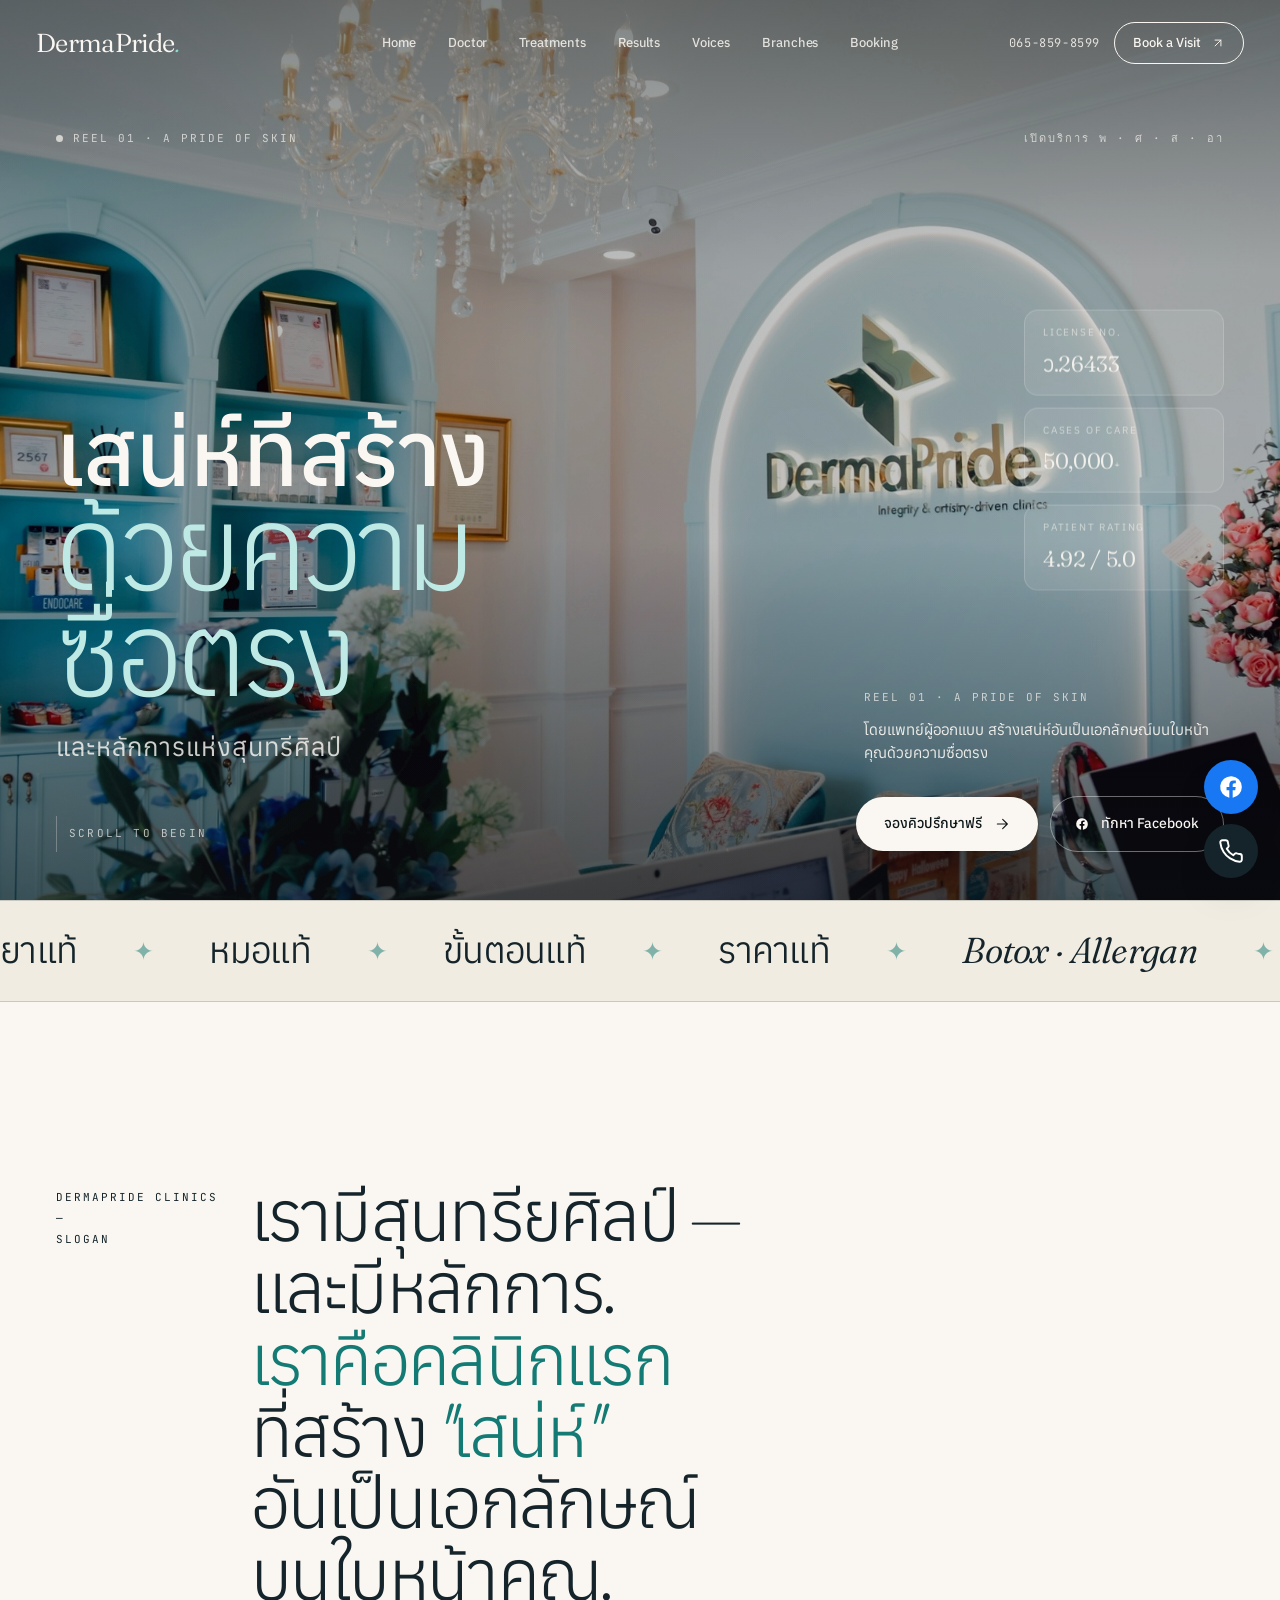
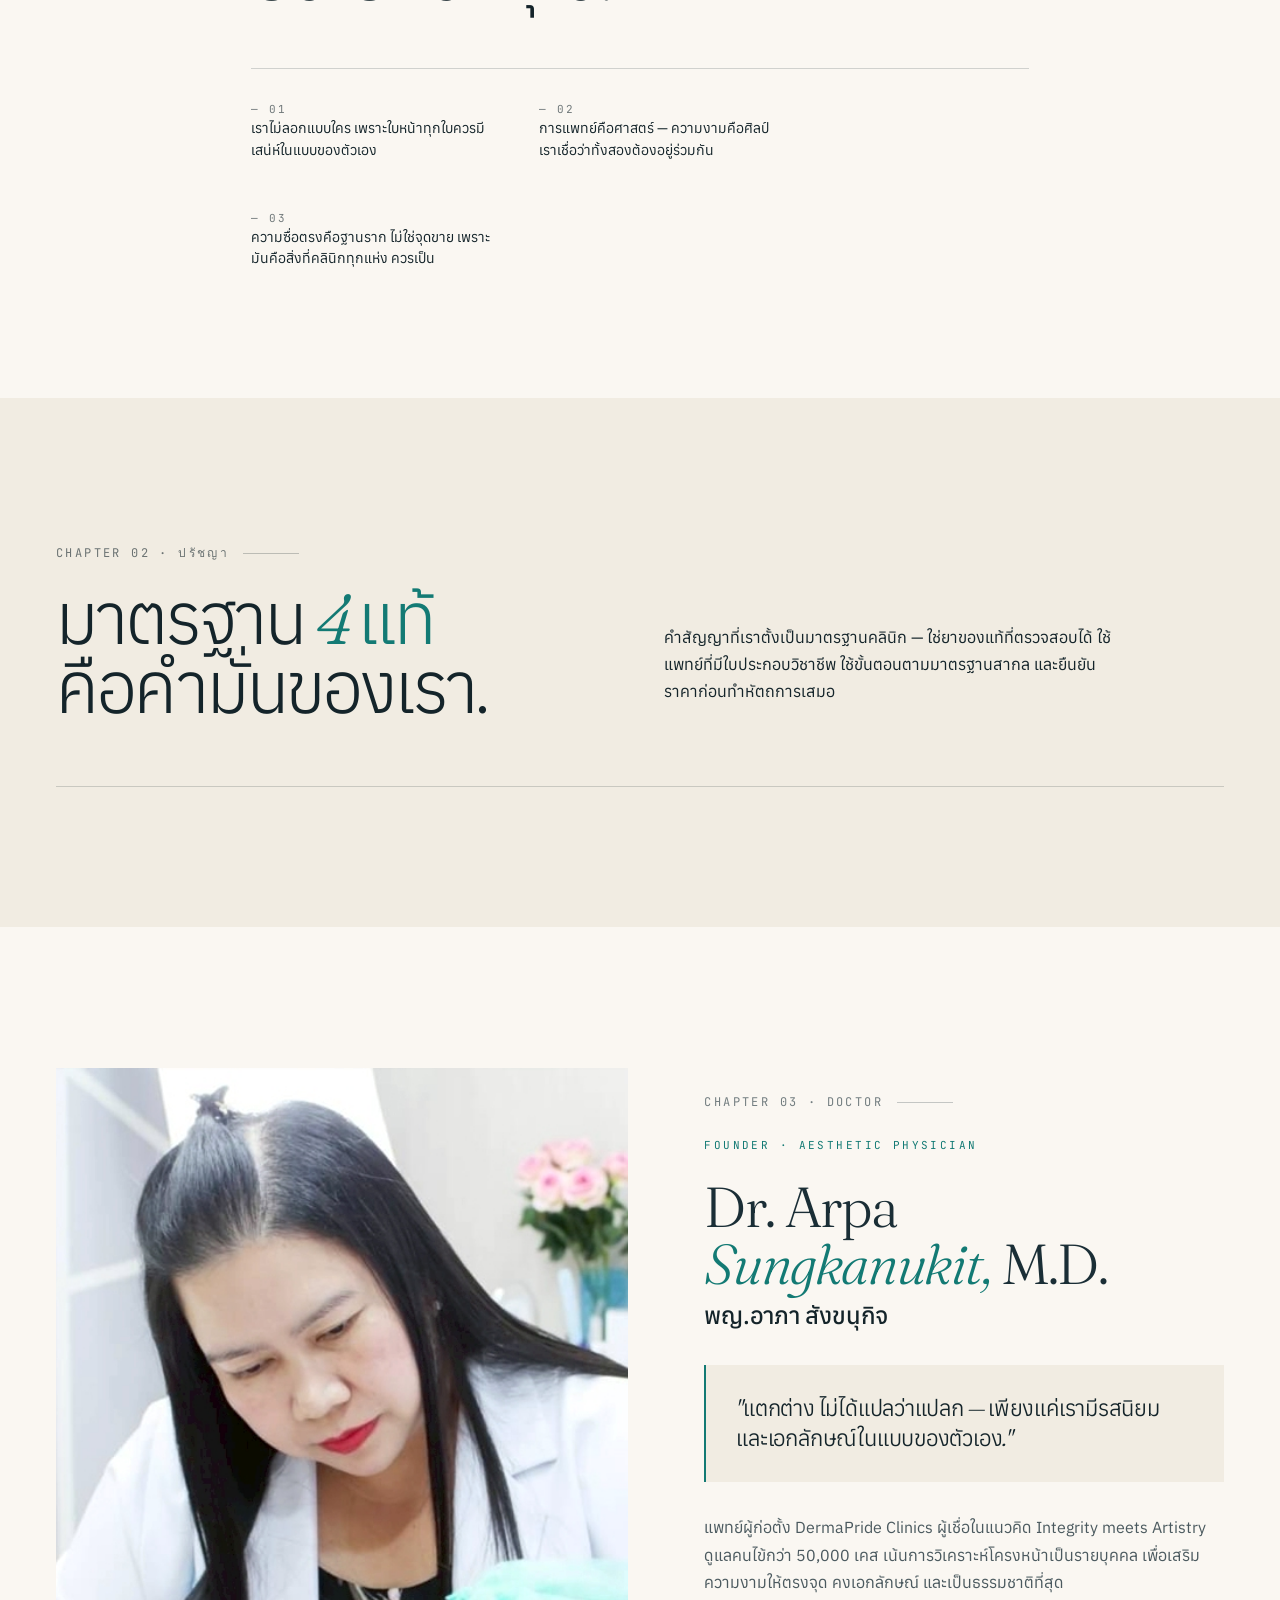
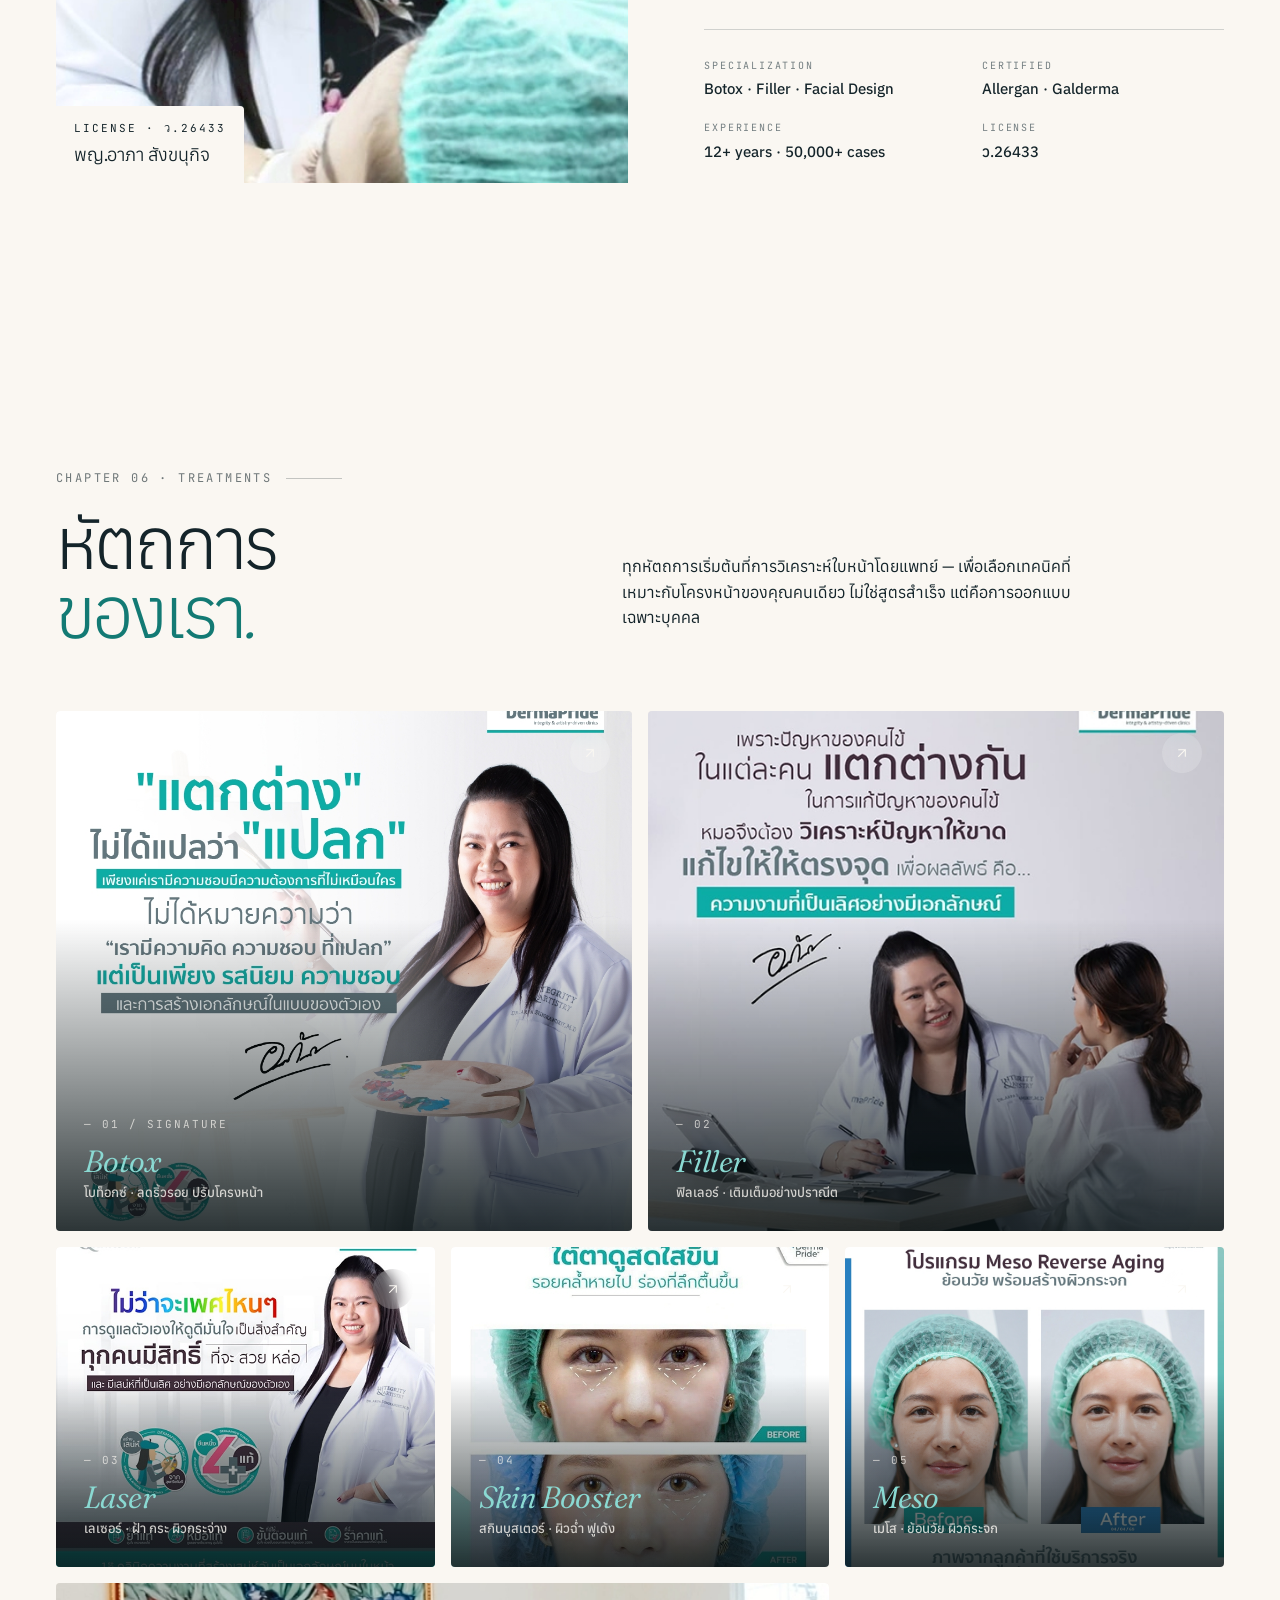
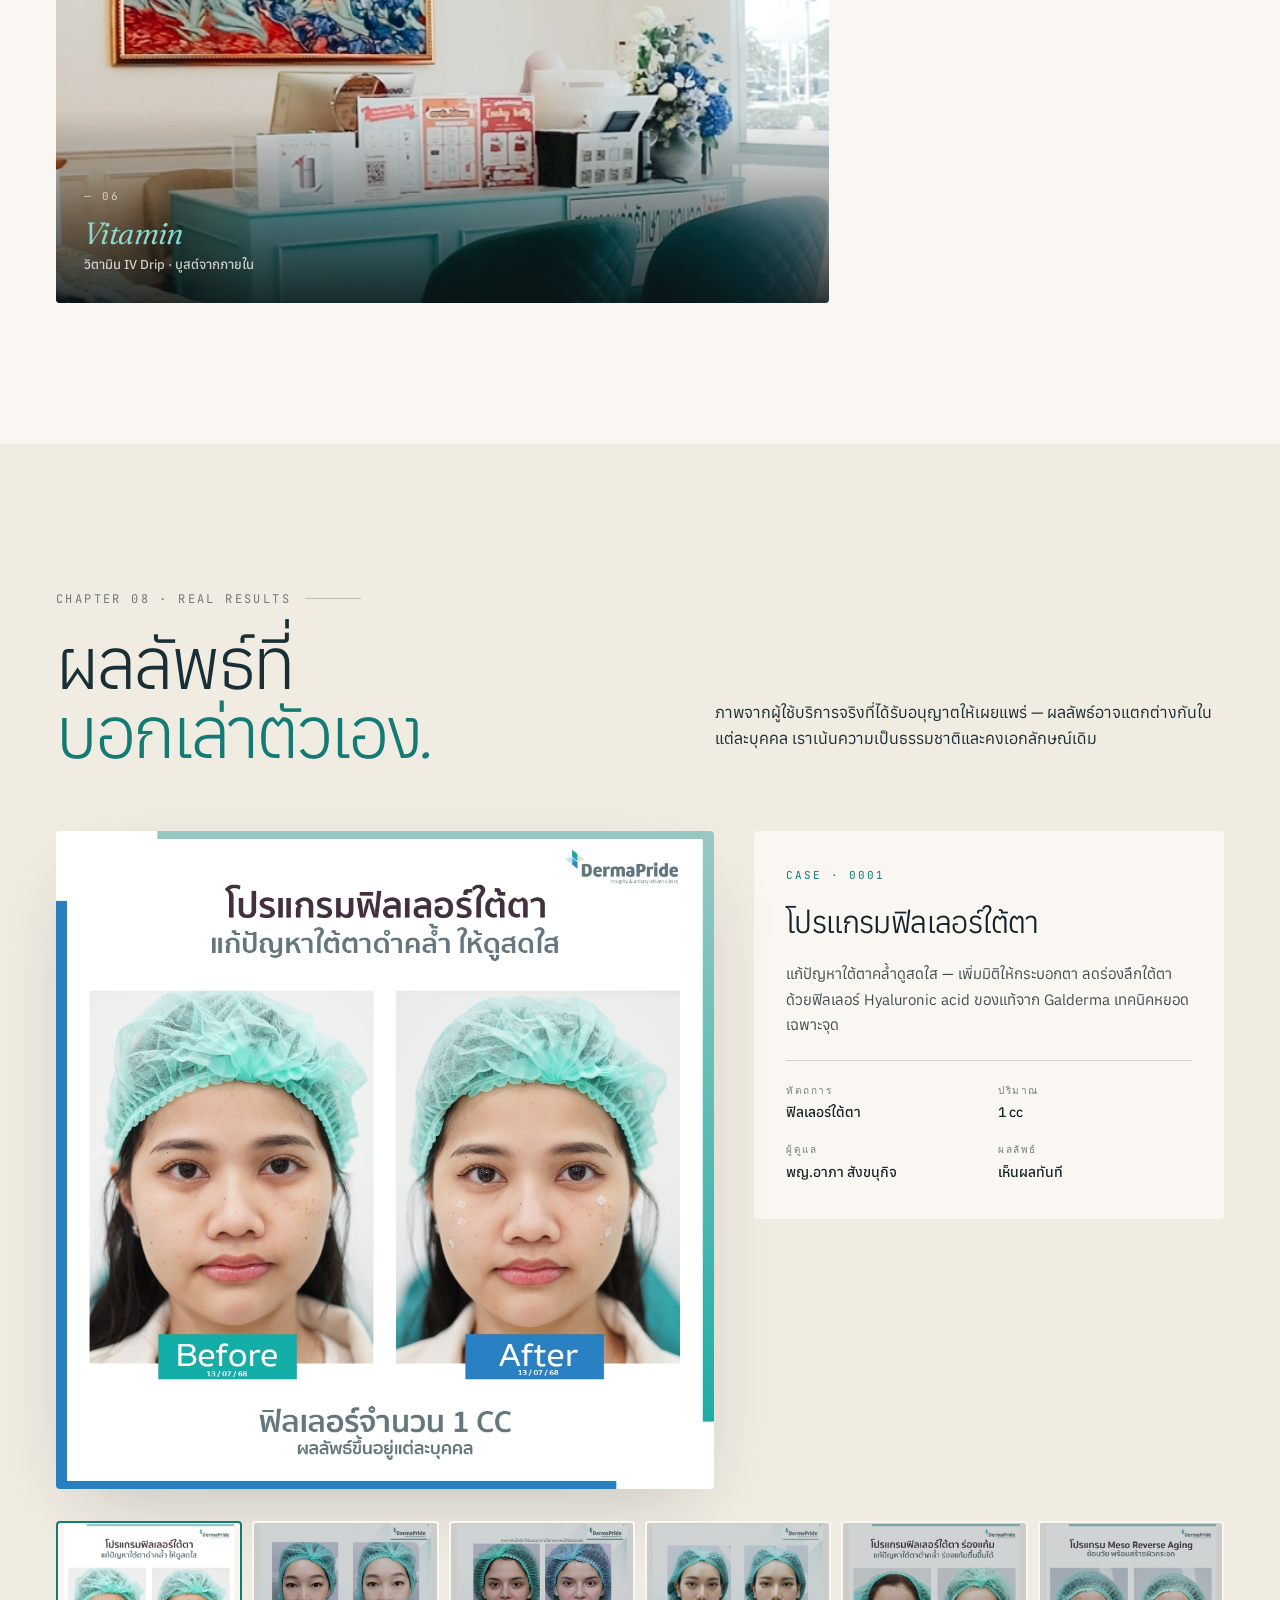
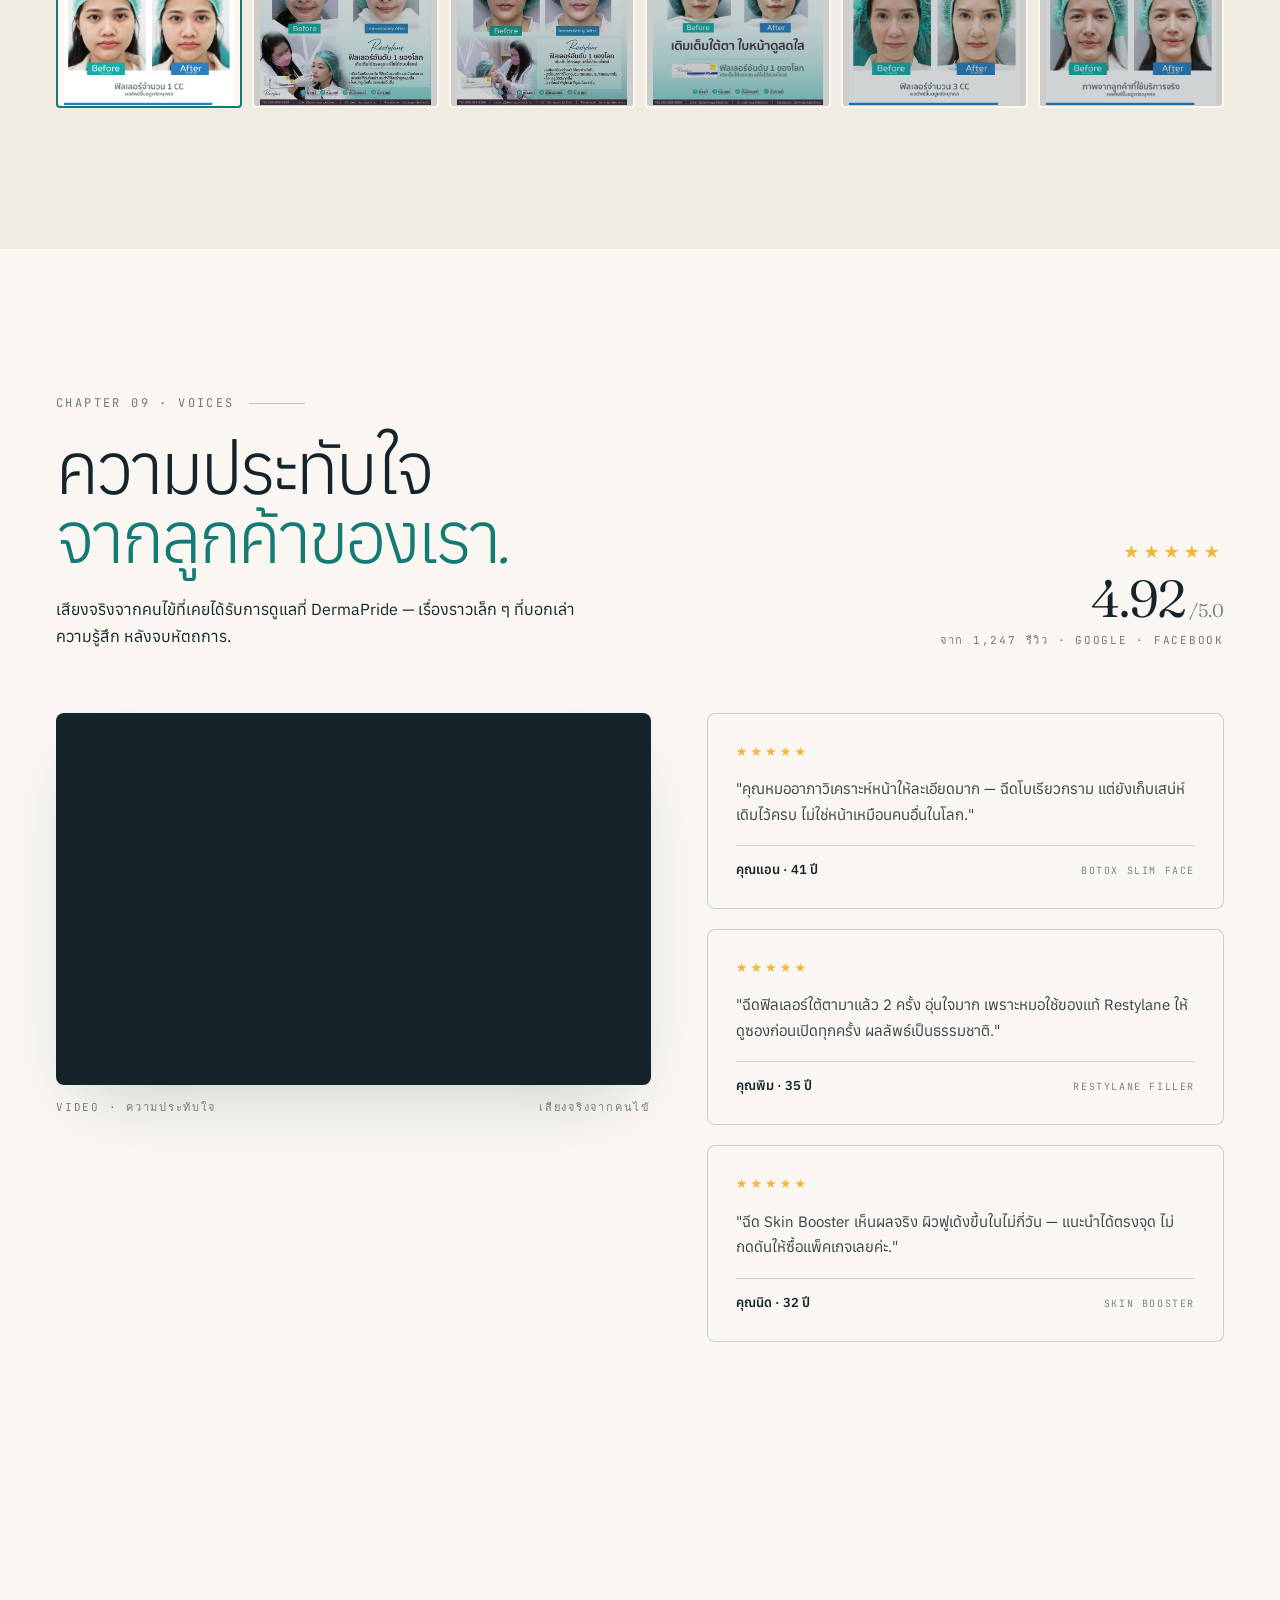
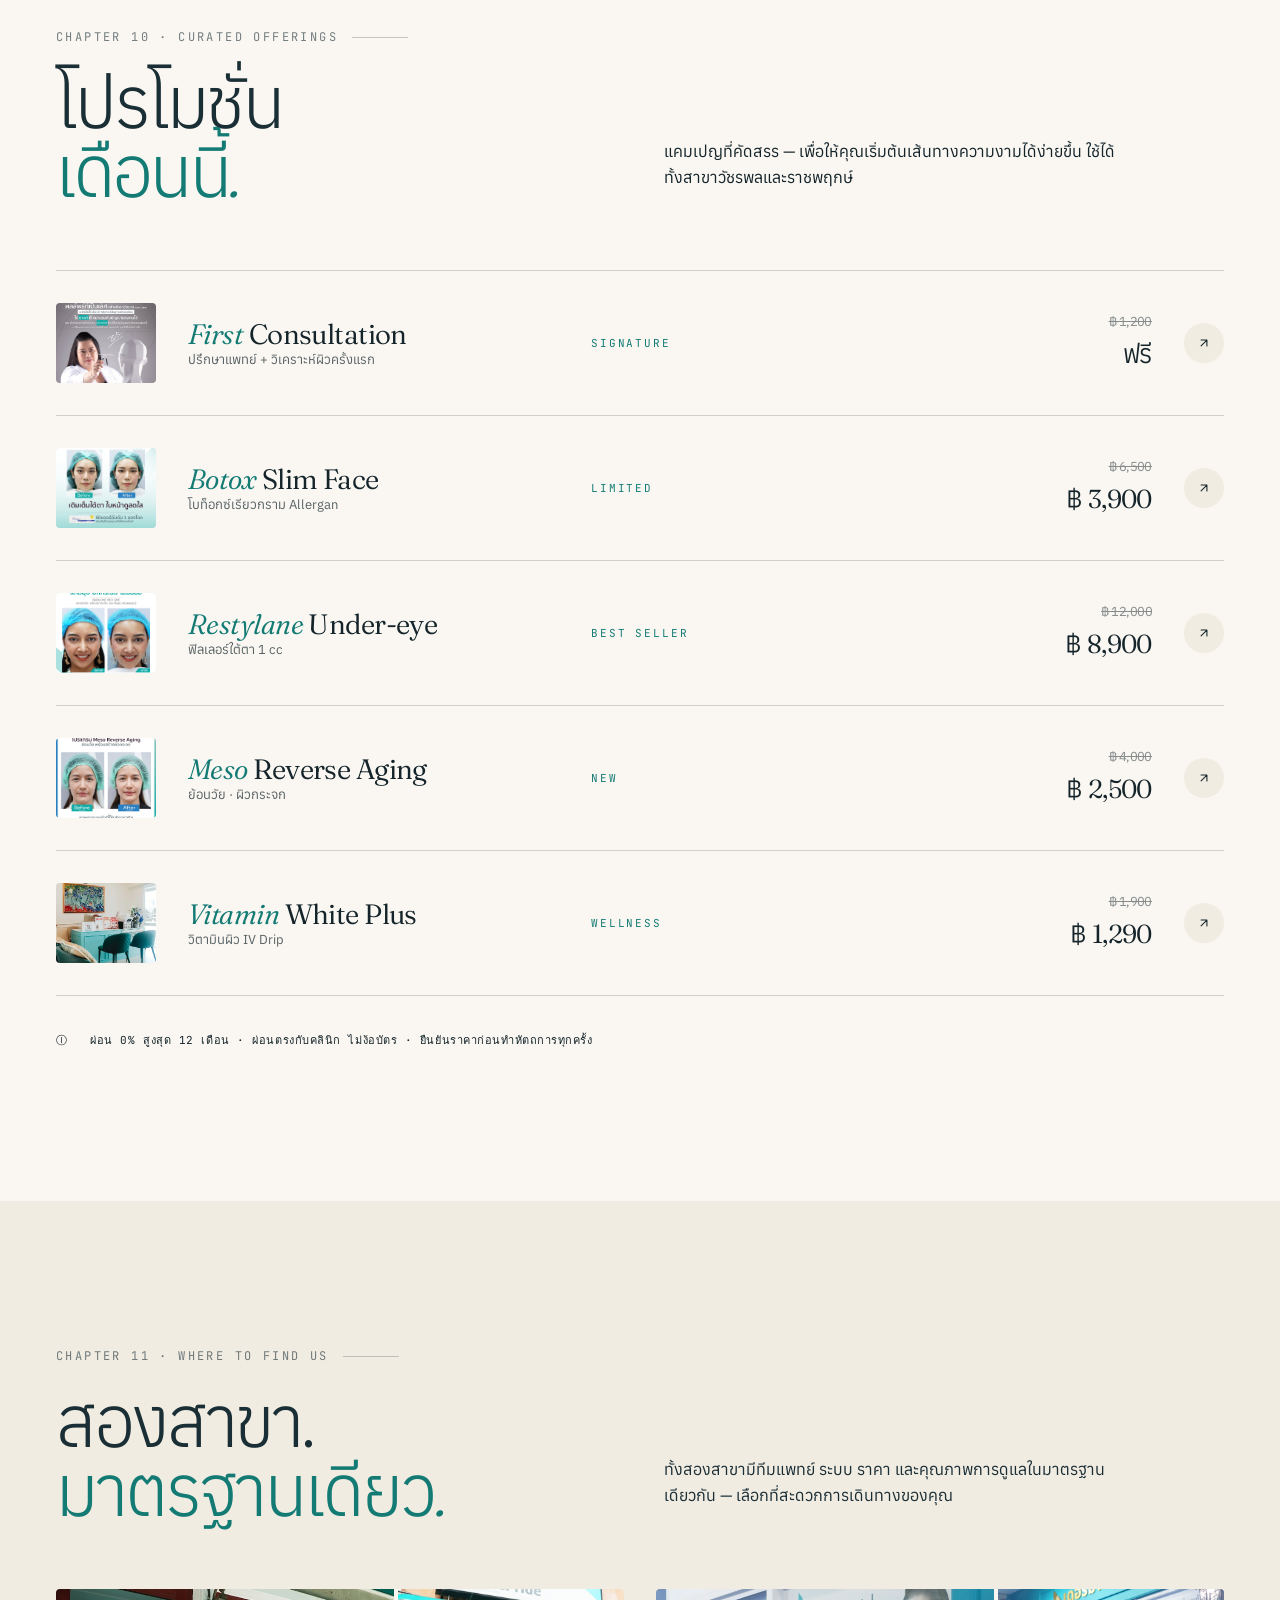
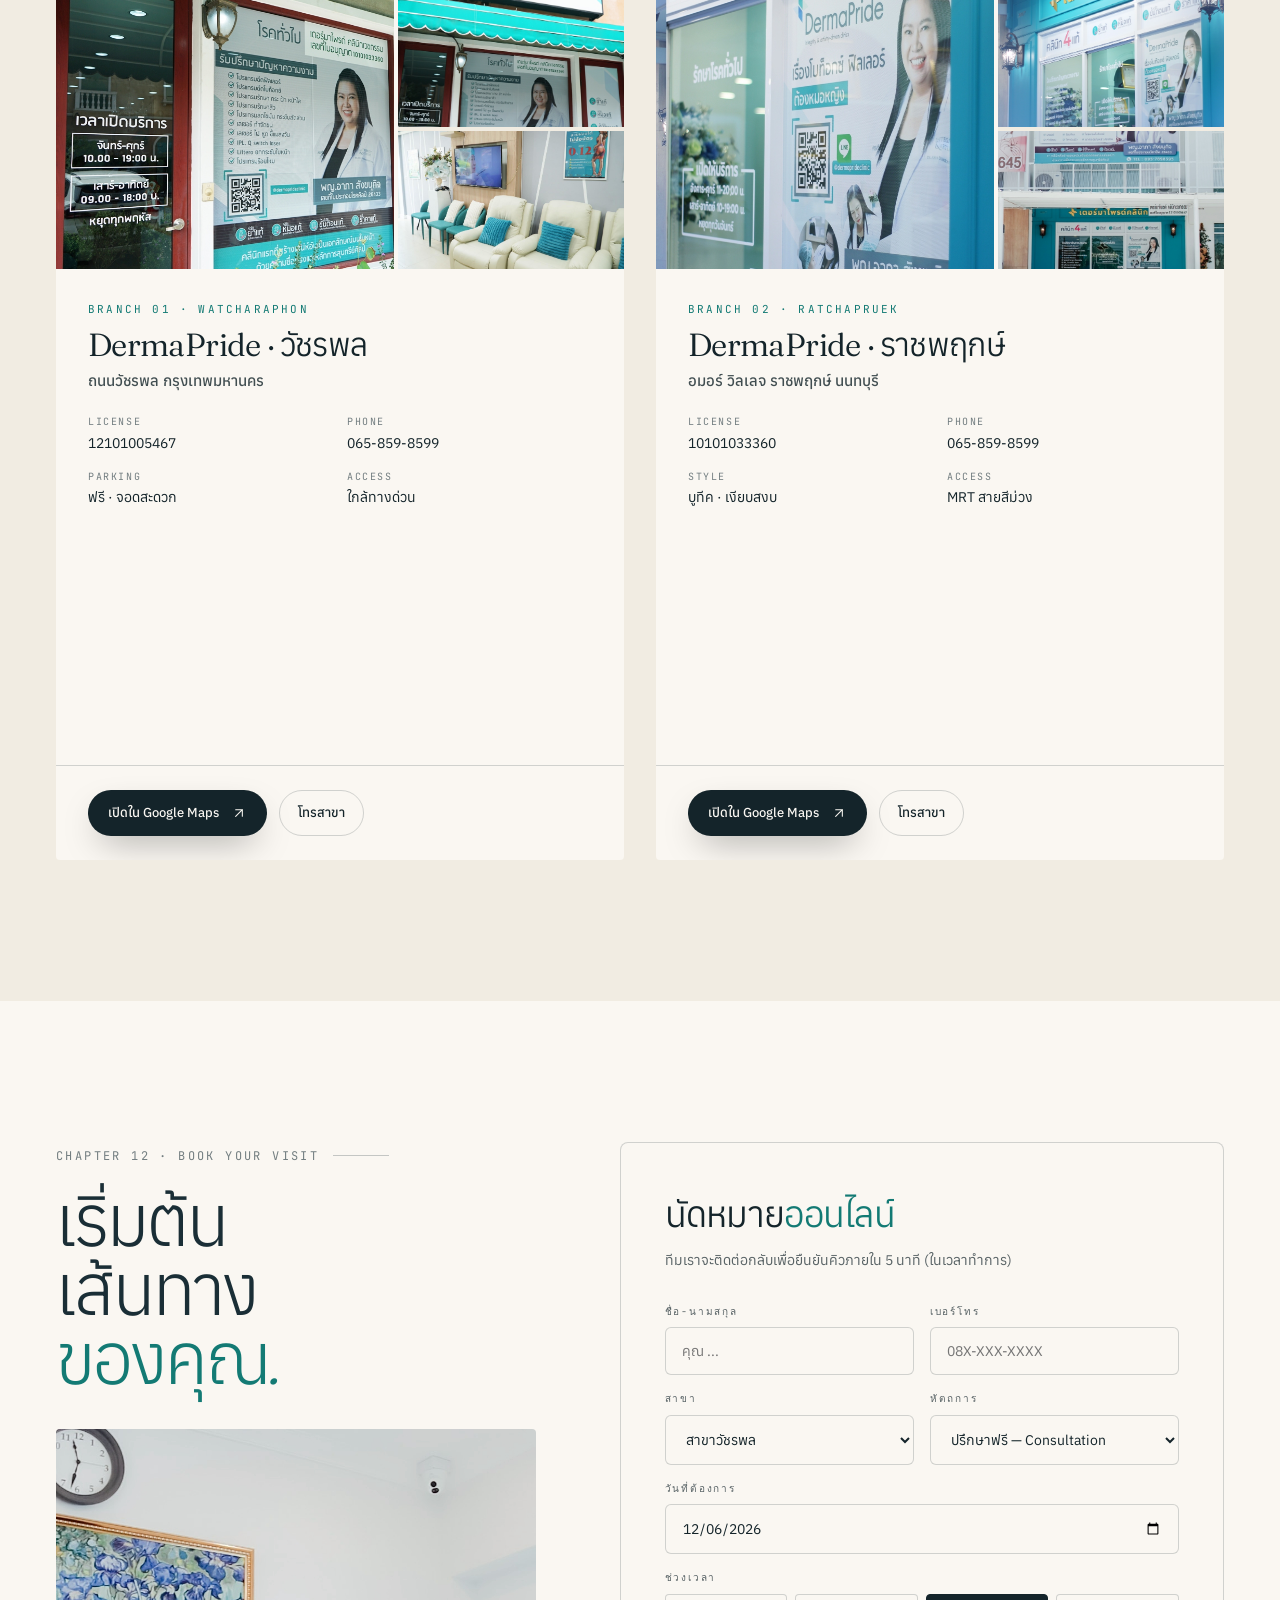
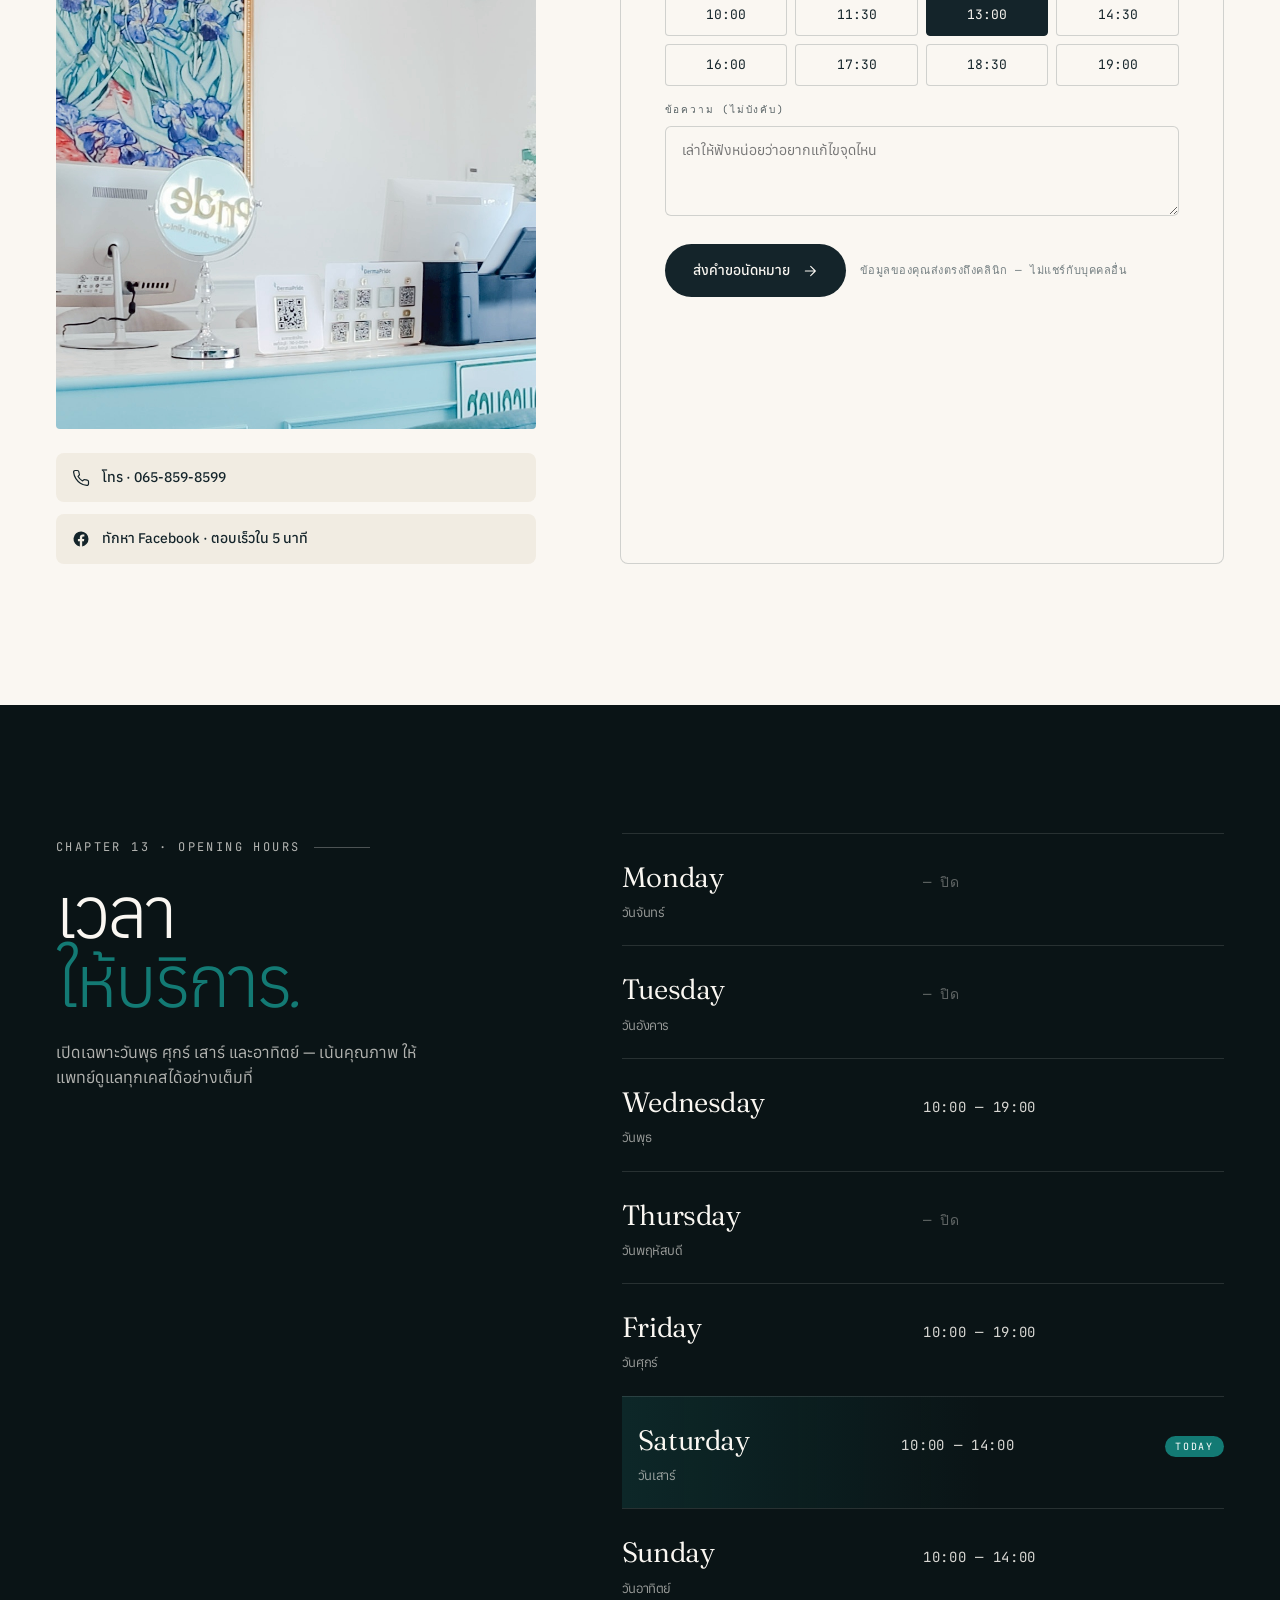
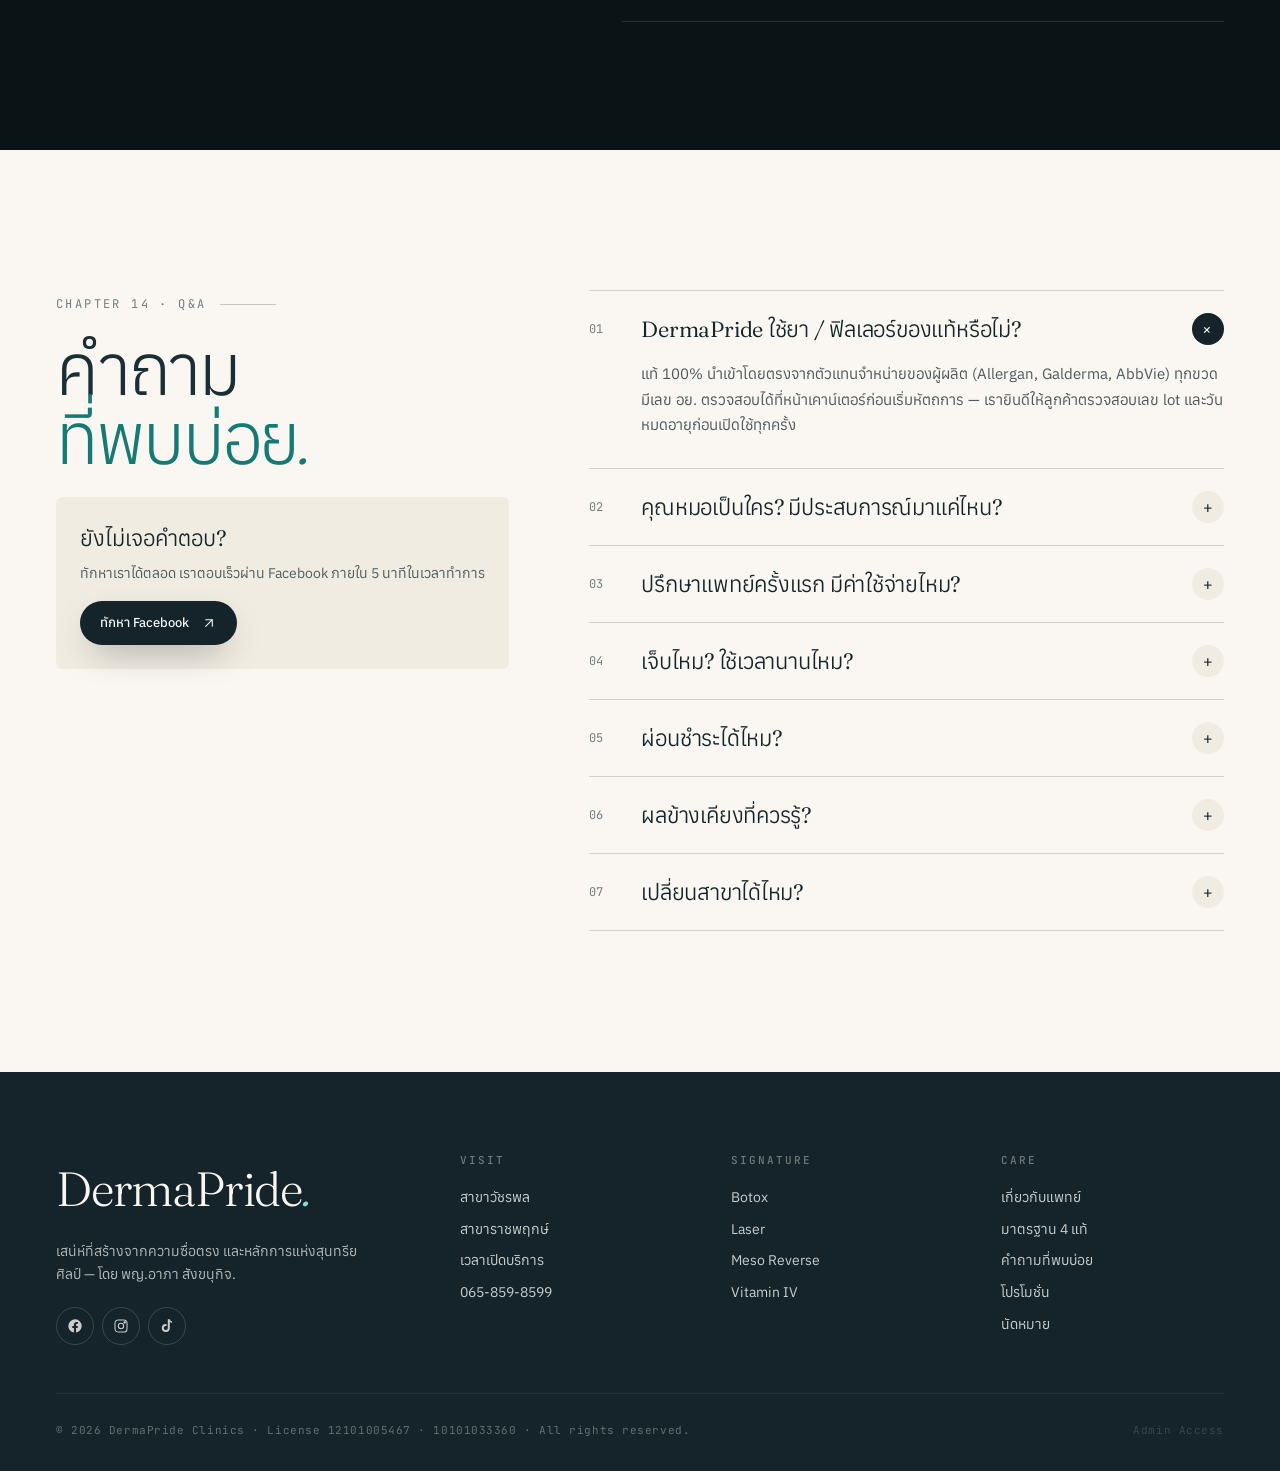
<file: DermaPride Clinics.html>
<!doctype html>
<html lang="th">
<head>
<meta charset="utf-8" />
<meta name="viewport" content="width=device-width, initial-scale=1, viewport-fit=cover" />
<title>DermaPride · A Film of Integrity & Artistry</title>
<meta name="description" content="DermaPride Clinics · คลินิก4แท้ — เสน่ห์ที่สร้างจากความซื่อตรงและสุนทรียศิลป์ โดย พญ.อาภา สังขนุกิจ" />
<meta property="og:title" content="DermaPride · Integrity & Artistry" />
<meta property="og:image" content="assets/banner.jpg" />

<link rel="preconnect" href="https://fonts.googleapis.com" />
<link rel="preconnect" href="https://fonts.gstatic.com" crossorigin />
<link href="https://fonts.googleapis.com/css2?family=Fraunces:ital,opsz,wght,SOFT@0,9..144,300..700,30..100;1,9..144,300..700,30..100&family=JetBrains+Mono:wght@400;500&display=swap" rel="stylesheet" />

<link rel="stylesheet" href="styles.css" />
<link rel="stylesheet" href="editorial.css" />
<link rel="stylesheet" href="cms/admin.css" />
</head>
<body class="dpe-no-overflow">

<!-- ============================================================
     NAV
============================================================ -->
<header class="dpe-nav" id="dpeNav">
  <a class="dpe-nav-logo" href="#top">
    <span class="logo-text">DermaPride<em>.</em></span>
    <img class="logo-img" src="assets/logo.jpg" alt="DermaPride" />
  </a>

  <nav class="dpe-nav-rail">
    <a href="#top">Home</a>
    <a href="#doctor">Doctor</a>
    <a href="#botox">Treatments</a>
    <a href="#results">Results</a>
    <a href="#impressions">Voices</a>
    <a href="#branches">Branches</a>
    <a href="#booking">Booking</a>
  </nav>

  <div class="dpe-nav-end">
    <a class="dpe-nav-phone" href="tel:0658598599" data-cms-text="home.contact.phone">065 859 8599</a>
    <a class="dpe-nav-cta" href="#booking">
      Book a Visit
      <svg width="14" height="14" viewBox="0 0 24 24" fill="none" stroke="currentColor" stroke-width="1.6" stroke-linecap="round" stroke-linejoin="round"><path d="M7 17L17 7M7 7h10v10"/></svg>
    </a>
  </div>
</header>

<main id="top">

<!-- ============================================================
     00 · HERO — Full-bleed video (ผิวขาวอมชมพู)
============================================================ -->
<section class="dpe-hero" data-screen-label="00 Hero">
  <div class="dpe-hero-video">
    <img src="assets/welcome-hero.jpg" alt="" data-cms-src="home.hero.backgroundImage" />
  </div>

  <div class="dpe-hero-inner">
    <div class="dpe-hero-top">
      <div class="reel"><span class="dot"></span><span>Reel 01 · A Pride of Skin</span></div>
      <div>เปิดบริการ พ · ศ · ส · อา</div>
    </div>

    <div class="dpe-hero-mid">
      <h1 class="dpe-hero-title">
        <span class="l1" data-mask-reveal><span data-cms-text="home.hero.l1">คลินิกความงาม</span></span>
        <span class="l2" data-mask-reveal data-mask-delay="1"><span data-cms-text="home.hero.l2">ที่สร้างเสน่ห์.</span></span>
        <span class="l3" data-mask-reveal data-mask-delay="2"><span data-cms-text="home.hero.l3">ด้วยความซื่อตรง และหลักการแห่งสุนทรียศิลป์</span></span>
      </h1>
      <aside class="dpe-hero-side" data-veil data-veil-delay="3">
        <div class="kicker" data-cms-text="home.hero.kicker">— Bangkok · since 2024</div>
        <p data-cms-text="home.hero.side">DermaPride Clinics — คลินิกที่ผสานศาสตร์ของแพทย์เข้ากับสุนทรียศิลป์ เพื่อสร้างเสน่ห์อันเป็นเอกลักษณ์บนใบหน้าคุณ</p>
      </aside>
    </div>

    <div class="dpe-hero-bot">
      <div class="scroll-cue">Scroll to begin</div>
      <div class="actions">
        <a class="dpe-btn-cinema" href="#booking" data-cms-href="home.hero.ctaPrimaryHref">
          <span data-cms-text="home.hero.ctaPrimary">จองคิวปรึกษาฟรี</span>
          <svg class="arrow" viewBox="0 0 24 24" fill="none" stroke="currentColor" stroke-width="1.6" stroke-linecap="round" stroke-linejoin="round"><path d="M5 12h14M13 5l7 7-7 7"/></svg>
        </a>
        <a class="dpe-btn-ghost-dark" href="https://www.facebook.com/DermaPrideClinic/" target="_blank" rel="noopener" data-cms-href="home.hero.ctaSecondaryHref">
          <svg viewBox="0 0 24 24" fill="currentColor" width="14" height="14"><path d="M22 12a10 10 0 1 0-11.56 9.88V14.9H7.9v-2.9h2.54V9.79c0-2.5 1.5-3.89 3.78-3.89 1.1 0 2.24.2 2.24.2v2.46h-1.26c-1.24 0-1.63.77-1.63 1.57V12h2.77l-.44 2.9h-2.33v6.98A10 10 0 0 0 22 12z"/></svg>
          <span data-cms-text="home.hero.ctaSecondary">ทักหา Facebook</span>
        </a>
      </div>
    </div>
  </div>

  <aside class="dpe-hero-meta">
    <div class="card"><div class="k">License No.</div><div class="v">ว.26433</div></div>
    <div class="card"><div class="k">Cases of care</div><div class="v">50,000<span style="font-size:0.5em">+</span></div></div>
    <div class="card"><div class="k">Patient rating</div><div class="v">4.92 / 5.0</div></div>
  </aside>
</section>

<!-- ============================================================
     MARQUEE
============================================================ -->
<div class="dpe-marquee" aria-hidden="true">
  <div class="dpe-marquee-track">
    <span>ยาแท้</span><span>หมอแท้</span><span>ขั้นตอนแท้</span><span>ราคาแท้</span>
    <span>Botox · Allergan</span><span>Filler · Restylane</span><span>Laser · Q-Switch</span><span>Meso Reverse</span>
    <span>ยาแท้</span><span>หมอแท้</span><span>ขั้นตอนแท้</span><span>ราคาแท้</span>
    <span>Botox · Allergan</span><span>Filler · Restylane</span><span>Laser · Q-Switch</span><span>Meso Reverse</span>
  </div>
</div>

<!-- ============================================================
     01 · MANIFESTO
============================================================ -->
<section class="dpe-manifesto" id="manifesto" data-screen-label="01 Manifesto">
  <div class="dpe-shell">
    <div class="dpe-manifesto-inner">
      <div class="dpe-manifesto-meta" data-veil>
        <div>DERMAPRIDE CLINICS</div>
        <div>—</div>
        <div>SLOGAN</div>
      </div>

      <h2 data-veil data-veil-delay="1">
        เรามีสุนทรียศิลป์ —<br>
        และมีหลักการ.<br>
        <em>เราคือคลินิกแรก</em><br>
        ที่สร้าง <em>"เสน่ห์"</em><br>
        อันเป็นเอกลักษณ์<br>
        บนใบหน้าคุณ.
      </h2>

      <div class="dpe-manifesto-foot">
        <div class="item" data-veil data-veil-delay="2">
          <div class="n">— 01</div>
          เราไม่ลอกแบบใคร เพราะใบหน้าทุกใบควรมีเสน่ห์ในแบบของตัวเอง
        </div>
        <div class="item" data-veil data-veil-delay="3">
          <div class="n">— 02</div>
          การแพทย์คือศาสตร์ — ความงามคือศิลป์ เราเชื่อว่าทั้งสองต้องอยู่ร่วมกัน
        </div>
        <div class="item" data-veil data-veil-delay="4">
          <div class="n">— 03</div>
          ความซื่อตรงคือฐานราก ไม่ใช่จุดขาย เพราะมันคือสิ่งที่คลินิกทุกแห่ง <em>ควรเป็น</em>
        </div>
      </div>
    </div>
  </div>
</section>

<!-- ============================================================
     02 · PHILOSOPHY — 4 แท้ as editorial list
============================================================ -->
<section class="dpe-chapter dpe-chapter--cream" id="philosophy" data-screen-label="02 Pillars">
  <div class="dpe-shell">
    <div style="display:grid; grid-template-columns: 1fr 1fr; gap:48px; align-items:end;">
      <div data-veil>
        <div class="dpe-ch-num">Chapter 02 · ปรัชญา</div>
        <h2 class="dpe-h-display" style="margin-top: 20px;">มาตรฐาน <em>4 แท้</em><br>คือคำมั่นของเรา.</h2>
      </div>
      <p data-veil data-veil-delay="1" style="font-family: var(--dp-sans); font-size: 16px; line-height: 1.7; opacity: 0.75; max-width: 460px;">
        คำสัญญาที่เราตั้งเป็นมาตรฐานคลินิก — ใช่ยาของแท้ที่ตรวจสอบได้ ใช้แพทย์ที่มีใบประกอบวิชาชีพ ใช้ขั้นตอนตามมาตรฐานสากล และยืนยันราคาก่อนทำหัตถการเสมอ
      </p>
    </div>

    <div class="dpe-pillars-list" id="pillarsList">
      <!-- Rendered dynamically from CMS.home.philosophy.items -->
    </div>
  </div>
</section>

<!-- ============================================================
     03 · THE DOCTOR
============================================================ -->
<section class="dpe-doctor dpe-chapter" id="doctor" data-screen-label="03 Doctor">
  <div class="dpe-shell">
    <div class="dpe-doctor-grid">
      <div class="dpe-doctor-portrait" data-veil>
        <img src="assets/doctor.jpg" alt="พญ.อาภา สังขนุกิจ" data-cms-src="home.doctor.image" />
        <div class="badge">License · ว.26433<strong>พญ.อาภา สังขนุกิจ</strong></div>
      </div>

      <div class="dpe-doctor-copy" data-veil data-veil-delay="1">
        <div class="dpe-ch-num">CHAPTER 03 · DOCTOR</div>
        <div class="role" style="margin-top: 24px;" data-cms-text="home.doctor.role">Founder · Aesthetic Physician</div>
        <h2 class="dpe-doctor-name">
          Dr. Arpa<br><em>Sungkanukit,</em> M.D.
          <span class="th" data-cms-text="home.doctor.nameTh">พญ.อาภา สังขนุกิจ</span>
        </h2>

        <blockquote class="dpe-doctor-quote" data-cms-text="home.doctor.quote">
          "แตกต่าง ไม่ได้แปลว่าแปลก — เพียงแค่เรามีรสนิยม และเอกลักษณ์ในแบบของตัวเอง."
        </blockquote>

        <p style="font-family: var(--dp-sans); font-size: 16px; line-height: 1.72; opacity: 0.78; margin: 0;" data-cms-text="home.doctor.bio">
          แพทย์ผู้ก่อตั้ง DermaPride Clinics ผู้เชื่อในแนวคิด Integrity meets Artistry ดูแลคนไข้กว่า 50,000 เคส
          เน้นการวิเคราะห์โครงหน้าเป็นรายบุคคล เพื่อเสริมความงามให้ตรงจุด คงเอกลักษณ์ และเป็นธรรมชาติที่สุด
        </p>

        <div class="dpe-doctor-credits">
          <div><div class="k">Specialization</div><div class="v">Botox · Filler · Facial Design</div></div>
          <div><div class="k">Certified</div><div class="v">Allergan · Galderma</div></div>
          <div><div class="k">Experience</div><div class="v">12+ years · 50,000+ cases</div></div>
          <div><div class="k">License</div><div class="v" data-cms-text="home.doctor.license">ว.26433</div></div>
        </div>
      </div>
    </div>
  </div>
</section>

<!-- ============================================================
     07 · MORE TREATMENTS — editorial grid
============================================================ -->
<section class="dpe-chapter dpe-chapter--paper" id="treatments" data-screen-label="07 Treatments">
  <div class="dpe-shell">
    <div class="dpe-treatments-head">
      <div data-veil>
        <div class="dpe-ch-num">Chapter 06 · Treatments</div>
        <h2 class="dpe-h-display" style="margin-top: 20px;">หัตถการ<br><em>ของเรา.</em></h2>
      </div>
      <p data-veil data-veil-delay="1">
        ทุกหัตถการเริ่มต้นที่การวิเคราะห์ใบหน้าโดยแพทย์ — เพื่อเลือกเทคนิคที่เหมาะกับโครงหน้าของคุณคนเดียว
        ไม่ใช่สูตรสำเร็จ แต่คือการออกแบบเฉพาะบุคคล
      </p>
    </div>

    <div class="dpe-treatments-grid" id="treatmentsGrid">
      <!-- Rendered dynamically from CMS.procedures.listVisible() -->
    </div>
  </div>
</section>

<!-- ============================================================
     08 · RESULTS / BEFORE-AFTER
============================================================ -->
<section class="dpe-results dpe-chapter" id="results" data-screen-label="08 Results">
  <div class="dpe-shell">
    <div class="dpe-results-head">
      <div data-veil>
        <div class="dpe-ch-num">Chapter 08 · Real Results</div>
        <h2 class="dpe-h-display" style="margin-top: 20px;">ผลลัพธ์ที่<br><em>บอกเล่าตัวเอง.</em></h2>
      </div>
      <p data-veil data-veil-delay="1" style="font-family: var(--dp-sans); font-size: 16px; line-height: 1.65; opacity: 0.75;">
        ภาพจากผู้ใช้บริการจริงที่ได้รับอนุญาตให้เผยแพร่ — ผลลัพธ์อาจแตกต่างกันในแต่ละบุคคล
        เราเน้นความเป็นธรรมชาติและคงเอกลักษณ์เดิม
      </p>
    </div>

    <div class="dpe-results-stage" data-veil data-veil-delay="2">
      <div class="dpe-results-image">
        <img id="resImg" src="assets/ba-3.jpg" alt="Before and after" />
      </div>

      <aside class="dpe-results-meta">
        <div class="case" id="resCase">CASE · 0001</div>
        <h4 id="resTitle">โปรแกรมฟิลเลอร์ใต้ตา</h4>
        <p id="resSummary">
          แก้ปัญหาใต้ตาคล้ำดูสดใส — เพิ่มมิติให้กระบอกตา ลดร่องลึกใต้ตา
          ด้วยฟิลเลอร์ Hyaluronic acid ของแท้จาก Galderma เทคนิคหยอดเฉพาะจุด
        </p>
        <div class="facts">
          <div><div class="k">หัตถการ</div><div class="v" id="resTreat">ฟิลเลอร์ใต้ตา</div></div>
          <div><div class="k">ปริมาณ</div><div class="v" id="resAmount">1 cc</div></div>
          <div><div class="k">ผู้ดูแล</div><div class="v">พญ.อาภา สังขนุกิจ</div></div>
          <div><div class="k">ผลลัพธ์</div><div class="v" id="resResult">เห็นผลทันที</div></div>
        </div>
      </aside>
    </div>

    <div class="dpe-results-thumbs" id="resThumbs" data-veil data-veil-delay="3">
      <button class="dpe-results-thumb is-active"
              data-src="assets/ba-3.jpg"
              data-title="โปรแกรมฟิลเลอร์ใต้ตา"
              data-summary="แก้ปัญหาใต้ตาคล้ำดูสดใส เพิ่มมิติให้กระบอกตา ลดร่องลึกใต้ตา ด้วยฟิลเลอร์ Hyaluronic acid ของแท้จาก Galderma"
              data-treat="ฟิลเลอร์ใต้ตา" data-amount="1 cc" data-result="เห็นผลทันที"><img src="assets/ba-3.jpg" alt="" /></button>
      <button class="dpe-results-thumb"
              data-src="assets/ba-1.jpg"
              data-title="Restylane Full Face"
              data-summary="ฟิลเลอร์ Restylane เติมเต็มได้ตรงจุด เพิ่มมิติให้ใบหน้า ทำให้ใบหน้าดูมีมุมมากขึ้น ใบหน้าดูเต็มขึ้น"
              data-treat="Restylane Filler" data-amount="2 cc" data-result="เห็นผลทันที"><img src="assets/ba-1.jpg" alt="" /></button>
      <button class="dpe-results-thumb"
              data-src="assets/ba-2.jpg"
              data-title="ใต้ตาดำ → กระจ่างใส"
              data-summary="เปลี่ยนใต้ตาดำคล้ำให้กระจ่างใสขึ้น ลดถุงใต้ตาที่ทำให้ดูบวม จากใบหน้าที่ดูโทรม ให้ดูสดใสมากขึ้น"
              data-treat="ฟิลเลอร์ใต้ตา + Skin Booster" data-amount="3 cc" data-result="2 สัปดาห์"><img src="assets/ba-2.jpg" alt="" /></button>
      <button class="dpe-results-thumb"
              data-src="assets/ba-5.jpg"
              data-title="Babilone Neo One"
              data-summary="สลายไขมัน พร้อมยกกระชับแบบขั้นสุด เห็นผลคูณ 2 — แก้มยุบ ยกกระชับ ไม่มีย้อย"
              data-treat="Babilone Neo One" data-amount="—" data-result="4–6 สัปดาห์"><img src="assets/ba-5.jpg" alt="" /></button>
      <button class="dpe-results-thumb"
              data-src="assets/ba-7.jpg"
              data-title="ใต้ตา & ร่องแก้ม"
              data-summary="โปรแกรมฟิลเลอร์ใต้ตา ร่องแก้ม — แก้ปัญหาใต้ตาดำคล้ำ ร่องแก้มตื้นขึ้น ใบหน้าดูอ่อนเยาว์ลง"
              data-treat="ฟิลเลอร์ใต้ตา + ร่องแก้ม" data-amount="3 cc" data-result="เห็นผลทันที"><img src="assets/ba-7.jpg" alt="" /></button>
      <button class="dpe-results-thumb"
              data-src="assets/ba-10.jpg"
              data-title="Meso Reverse Aging"
              data-summary="ย้อนวัย พร้อมสร้างผิวกระจก — ฟื้นฟูผิวที่ดูโทรมให้กระจ่างใส มีออร่า ลดเลือนรอยหมองคล้ำ"
              data-treat="Meso Reverse" data-amount="—" data-result="3 ครั้ง"><img src="assets/ba-10.jpg" alt="" /></button>
    </div>
  </div>
</section>

<!-- ============================================================
     09 · IMPRESSIONS — ความประทับใจจากลูกค้าของเรา
============================================================ -->
<section class="dpe-voices dpe-chapter" id="impressions" data-screen-label="09 Impressions">
  <div class="dpe-shell">

    <header class="dpe-voices-head">
      <div data-veil>
        <div class="dpe-ch-num">Chapter 09 · Voices</div>
        <h2 class="dpe-h-display dpe-thai-h" style="margin-top: 20px;">
          ความประทับใจ<br><em>จากลูกค้าของเรา.</em>
        </h2>
        <p class="dpe-voices-sub" data-veil data-veil-delay="1">
          เสียงจริงจากคนไข้ที่เคยได้รับการดูแลที่ DermaPride —
          เรื่องราวเล็ก ๆ ที่บอกเล่าความรู้สึก หลังจบหัตถการ.
        </p>
      </div>

      <div class="dpe-voices-rating" data-veil data-veil-delay="2">
        <div class="stars">★★★★★</div>
        <div class="n">4.92<span class="of">/5.0</span></div>
        <div class="l">จาก 1,247 รีวิว · Google · Facebook</div>
      </div>
    </header>

    <div class="dpe-voices-stage">

      <!-- Real video (only video on the entire site) -->
      <figure class="dpe-voices-video" data-veil>
        <div class="dpe-voices-video-frame">
          <iframe
            src="https://drive.google.com/file/d/1Soic8r_vArdjygWrT70dEX8Iaw21HvZ1/preview"
            allow="autoplay; encrypted-media; fullscreen"
            allowfullscreen
            loading="lazy"
            title="ความประทับใจจากลูกค้าของเรา · DermaPride"></iframe>
        </div>
        <figcaption>
          <div class="cap-l">VIDEO · ความประทับใจ</div>
          <div class="cap-r">เสียงจริงจากคนไข้</div>
        </figcaption>
      </figure>

      <!-- Quiet trust cards beside the video -->
      <aside class="dpe-voices-aside" data-veil data-veil-delay="1">
        <article class="dpe-voice">
          <div class="stars">★★★★★</div>
          <p>"คุณหมออาภาวิเคราะห์หน้าให้ละเอียดมาก — ฉีดโบเรียวกราม แต่ยังเก็บเสน่ห์เดิมไว้ครบ ไม่ใช่หน้าเหมือนคนอื่นในโลก."</p>
          <footer><span class="nm">คุณแอน · 41 ปี</span><span class="role">Botox Slim Face</span></footer>
        </article>

        <article class="dpe-voice">
          <div class="stars">★★★★★</div>
          <p>"ฉีดฟิลเลอร์ใต้ตามาแล้ว 2 ครั้ง อุ่นใจมาก เพราะหมอใช้ของแท้ Restylane ให้ดูซองก่อนเปิดทุกครั้ง ผลลัพธ์เป็นธรรมชาติ."</p>
          <footer><span class="nm">คุณพิม · 35 ปี</span><span class="role">Restylane Filler</span></footer>
        </article>

        <article class="dpe-voice">
          <div class="stars">★★★★★</div>
          <p>"ฉีด Skin Booster เห็นผลจริง ผิวฟูเด้งขึ้นในไม่กี่วัน — แนะนำได้ตรงจุด ไม่กดดันให้ซื้อแพ็คเกจเลยค่ะ."</p>
          <footer><span class="nm">คุณนิด · 32 ปี</span><span class="role">Skin Booster</span></footer>
        </article>
      </aside>

    </div>
  </div>
</section>

<!-- ============================================================
     10 · OFFERINGS / PROMOTIONS — editorial list
============================================================ -->
<section class="dpe-offers dpe-chapter" id="offers" data-screen-label="10 Offers">
  <div class="dpe-shell">
    <div class="dpe-offers-head">
      <div data-veil>
        <div class="dpe-ch-num">Chapter 10 · Curated Offerings</div>
        <h2 class="dpe-h-display" style="margin-top: 20px;">โปรโมชั่น<br><em>เดือนนี้.</em></h2>
      </div>
      <p data-veil data-veil-delay="1">
        แคมเปญที่คัดสรร — เพื่อให้คุณเริ่มต้นเส้นทางความงามได้ง่ายขึ้น
        ใช้ได้ทั้งสาขาวัชรพลและราชพฤกษ์
      </p>
    </div>

    <div class="dpe-offer-list">
      <a class="dpe-offer" href="#booking" data-veil>
        <div class="dpe-offer-thumb"><img src="assets/slogan-2.jpg" alt="" /></div>
        <div class="dpe-offer-name"><em>First</em> Consultation<span class="th">ปรึกษาแพทย์ + วิเคราะห์ผิวครั้งแรก</span></div>
        <div class="dpe-offer-tag">Signature</div>
        <div class="dpe-offer-price"><span class="was">฿ 1,200</span>ฟรี</div>
        <div class="dpe-offer-arrow"><svg viewBox="0 0 24 24" stroke-linecap="round" stroke-linejoin="round"><path d="M7 17L17 7M7 7h10v10"/></svg></div>
      </a>

      <a class="dpe-offer" href="#booking" data-veil>
        <div class="dpe-offer-thumb"><img src="assets/ba-5.jpg" alt="" /></div>
        <div class="dpe-offer-name"><em>Botox</em> Slim Face<span class="th">โบท็อกซ์เรียวกราม Allergan</span></div>
        <div class="dpe-offer-tag">Limited</div>
        <div class="dpe-offer-price"><span class="was">฿ 6,500</span>฿ 3,900</div>
        <div class="dpe-offer-arrow"><svg viewBox="0 0 24 24" stroke-linecap="round" stroke-linejoin="round"><path d="M7 17L17 7M7 7h10v10"/></svg></div>
      </a>

      <a class="dpe-offer" href="#booking" data-veil>
        <div class="dpe-offer-thumb"><img src="assets/ba-4.jpg" alt="" /></div>
        <div class="dpe-offer-name"><em>Restylane</em> Under-eye<span class="th">ฟิลเลอร์ใต้ตา 1 cc</span></div>
        <div class="dpe-offer-tag">Best Seller</div>
        <div class="dpe-offer-price"><span class="was">฿ 12,000</span>฿ 8,900</div>
        <div class="dpe-offer-arrow"><svg viewBox="0 0 24 24" stroke-linecap="round" stroke-linejoin="round"><path d="M7 17L17 7M7 7h10v10"/></svg></div>
      </a>

      <a class="dpe-offer" href="#booking" data-veil>
        <div class="dpe-offer-thumb"><img src="assets/ba-10.jpg" alt="" /></div>
        <div class="dpe-offer-name"><em>Meso</em> Reverse Aging<span class="th">ย้อนวัย · ผิวกระจก</span></div>
        <div class="dpe-offer-tag">New</div>
        <div class="dpe-offer-price"><span class="was">฿ 4,000</span>฿ 2,500</div>
        <div class="dpe-offer-arrow"><svg viewBox="0 0 24 24" stroke-linecap="round" stroke-linejoin="round"><path d="M7 17L17 7M7 7h10v10"/></svg></div>
      </a>

      <a class="dpe-offer" href="#booking" data-veil>
        <div class="dpe-offer-thumb"><img src="assets/lifestyle-1.jpg" alt="" /></div>
        <div class="dpe-offer-name"><em>Vitamin</em> White Plus<span class="th">วิตามินผิว IV Drip</span></div>
        <div class="dpe-offer-tag">Wellness</div>
        <div class="dpe-offer-price"><span class="was">฿ 1,900</span>฿ 1,290</div>
        <div class="dpe-offer-arrow"><svg viewBox="0 0 24 24" stroke-linecap="round" stroke-linejoin="round"><path d="M7 17L17 7M7 7h10v10"/></svg></div>
      </a>
    </div>

    <p style="margin-top: 36px; font-family: var(--dp-mono); font-size: 11px; letter-spacing: 0.05em; color: var(--cine-ink); opacity: 0.55;" data-veil>
      Ⓘ &nbsp; ผ่อน 0% สูงสุด 12 เดือน · ผ่อนตรงกับคลินิก ไม่ง้อบัตร · ยืนยันราคาก่อนทำหัตถการทุกครั้ง
    </p>
  </div>
</section>

<!-- ============================================================
     11 · BRANCHES
============================================================ -->
<section class="dpe-branches dpe-chapter" id="branches" data-screen-label="11 Branches">
  <div class="dpe-shell">
    <div style="display:grid; grid-template-columns: 1fr 1fr; gap:48px; align-items:end;">
      <div data-veil>
        <div class="dpe-ch-num">Chapter 11 · Where to find us</div>
        <h2 class="dpe-h-display" style="margin-top: 20px;">สองสาขา.<br><em>มาตรฐานเดียว.</em></h2>
      </div>
      <p data-veil data-veil-delay="1" style="font-family: var(--dp-sans); font-size: 16px; line-height: 1.65; opacity: 0.75; max-width: 460px;">
        ทั้งสองสาขามีทีมแพทย์ ระบบ ราคา และคุณภาพการดูแลในมาตรฐานเดียวกัน — เลือกที่สะดวกการเดินทางของคุณ
      </p>
    </div>

    <div class="dpe-branches-grid">

      <article class="dpe-branch" data-veil>
        <div class="dpe-branch-hero">
          <div><img src="assets/clinic-watcharaphon-1.jpg" alt="" data-cms-src="home.branches.0.image1" /></div>
          <div class="stack">
            <div><img src="assets/clinic-watcharaphon-2.jpg" alt="" data-cms-src="home.branches.0.image2" /></div>
            <div><img src="assets/in-clinic.jpg" alt="" data-cms-src="home.branches.0.image3" /></div>
          </div>
        </div>
        <div class="dpe-branch-body">
          <div class="dpe-branch-tag">Branch 01 · Watcharaphon</div>
          <h3>DermaPride · <em>วัชรพล</em></h3>
          <div class="th">ถนนวัชรพล กรุงเทพมหานคร</div>
          <div class="dpe-branch-info">
            <div><div class="k">License</div><div class="v">12101005467</div></div>
            <div><div class="k">Phone</div><div class="v">065-859-8599</div></div>
            <div><div class="k">Parking</div><div class="v">ฟรี · จอดสะดวก</div></div>
            <div><div class="k">Access</div><div class="v">ใกล้ทางด่วน</div></div>
          </div>
        </div>
        <div class="dpe-branch-map">
          <iframe src="https://www.google.com/maps?q=DermaPride+Clinics+Watcharaphon+13.8792187,100.6415179&output=embed" loading="lazy" referrerpolicy="no-referrer-when-downgrade"></iframe>
        </div>
        <div class="dpe-branch-actions">
          <a class="dpe-btn-cinema" style="background: var(--cine-ink); color: var(--cine-paper); padding: 12px 20px; font-size: 13px;" href="https://www.google.com/maps/place/DermaPride+Clinics/@13.8792187,100.6415179,17z" target="_blank" rel="noopener">
            เปิดใน Google Maps
            <svg class="arrow" viewBox="0 0 24 24" fill="none" stroke="currentColor" stroke-width="1.6" stroke-linecap="round" stroke-linejoin="round"><path d="M7 17L17 7M7 7h10v10"/></svg>
          </a>
          <a class="dpe-btn-ghost-dark" style="color: var(--cine-ink); border-color: var(--cine-rule); padding: 12px 18px; font-size: 13px;" href="tel:0658598599">โทรสาขา</a>
        </div>
      </article>

      <article class="dpe-branch" data-veil data-veil-delay="1">
        <div class="dpe-branch-hero">
          <div><img src="assets/clinic-ratchapruk-1.jpg" alt="" data-cms-src="home.branches.1.image1" /></div>
          <div class="stack">
            <div><img src="assets/clinic-ratchapruk-2.jpg" alt="" data-cms-src="home.branches.1.image2" /></div>
            <div><img src="assets/clinic-ratchapruk-3.jpg" alt="" data-cms-src="home.branches.1.image3" /></div>
          </div>
        </div>
        <div class="dpe-branch-body">
          <div class="dpe-branch-tag">Branch 02 · Ratchapruek</div>
          <h3>DermaPride · <em>ราชพฤกษ์</em></h3>
          <div class="th">อมอร์ วิลเลจ ราชพฤกษ์ นนทบุรี</div>
          <div class="dpe-branch-info">
            <div><div class="k">License</div><div class="v">10101033360</div></div>
            <div><div class="k">Phone</div><div class="v">065-859-8599</div></div>
            <div><div class="k">Style</div><div class="v">บูทีค · เงียบสงบ</div></div>
            <div><div class="k">Access</div><div class="v">MRT สายสีม่วง</div></div>
          </div>
        </div>
        <div class="dpe-branch-map">
          <iframe src="https://www.google.com/maps?q=DermaPride+Clinics+Ratchapruek+13.9226954,100.4487628&output=embed" loading="lazy" referrerpolicy="no-referrer-when-downgrade"></iframe>
        </div>
        <div class="dpe-branch-actions">
          <a class="dpe-btn-cinema" style="background: var(--cine-ink); color: var(--cine-paper); padding: 12px 20px; font-size: 13px;" href="https://www.google.com/maps/place/DermaPride+Clinics+%E0%B8%AA%E0%B8%B2%E0%B8%82%E0%B8%B2/@13.9226954,100.4487628,17z" target="_blank" rel="noopener">
            เปิดใน Google Maps
            <svg class="arrow" viewBox="0 0 24 24" fill="none" stroke="currentColor" stroke-width="1.6" stroke-linecap="round" stroke-linejoin="round"><path d="M7 17L17 7M7 7h10v10"/></svg>
          </a>
          <a class="dpe-btn-ghost-dark" style="color: var(--cine-ink); border-color: var(--cine-rule); padding: 12px 18px; font-size: 13px;" href="tel:0658598599">โทรสาขา</a>
        </div>
      </article>

    </div>
  </div>
</section>

<!-- ============================================================
     12 · BOOKING
============================================================ -->
<section class="dpe-booking dpe-chapter" id="booking" data-screen-label="12 Booking">
  <div class="dpe-shell">
    <div class="dpe-booking-grid">

      <div class="dpe-booking-aside" data-veil>
        <div class="dpe-ch-num">Chapter 12 · Book Your Visit</div>
        <h2 class="dpe-h-display" style="margin-top: 20px;">เริ่มต้น<br>เส้นทาง<br><em>ของคุณ.</em></h2>

        <div class="img"><img src="assets/welcome-zone.jpg" alt="DermaPride welcome" /></div>

        <div class="quick">
          <a href="tel:0658598599">
            <svg viewBox="0 0 24 24" fill="none" stroke="currentColor" stroke-width="1.6" stroke-linecap="round" stroke-linejoin="round"><path d="M22 16.92v3a2 2 0 0 1-2.18 2 19.79 19.79 0 0 1-8.63-3.07 19.5 19.5 0 0 1-6-6A19.79 19.79 0 0 1 2.13 4.18 2 2 0 0 1 4.11 2h3a2 2 0 0 1 2 1.72c.13.97.34 1.91.62 2.82a2 2 0 0 1-.45 2.11L8.09 9.91a16 16 0 0 0 6 6l1.27-1.27a2 2 0 0 1 2.11-.45c.91.28 1.85.49 2.82.62A2 2 0 0 1 22 16.92z"/></svg>
            โทร · 065-859-8599
          </a>
          <a href="https://www.facebook.com/DermaPrideClinic/" target="_blank" rel="noopener">
            <svg viewBox="0 0 24 24" fill="currentColor"><path d="M22 12a10 10 0 1 0-11.56 9.88V14.9H7.9v-2.9h2.54V9.79c0-2.5 1.5-3.89 3.78-3.89 1.1 0 2.24.2 2.24.2v2.46h-1.26c-1.24 0-1.63.77-1.63 1.57V12h2.77l-.44 2.9h-2.33v6.98A10 10 0 0 0 22 12z"/></svg>
            ทักหา Facebook · ตอบเร็วใน 5 นาที
          </a>
        </div>
      </div>

      <form class="dpe-form" id="bookForm" novalidate data-veil data-veil-delay="1">
        <div class="dpe-form-body">
          <h3>นัดหมาย<em>ออนไลน์</em></h3>
          <p class="desc">ทีมเราจะติดต่อกลับเพื่อยืนยันคิวภายใน 5 นาที (ในเวลาทำการ)</p>

          <div class="dpe-form-row">
            <div class="dpe-field"><label>ชื่อ-นามสกุล</label><input type="text" name="name" required placeholder="คุณ ..." /></div>
            <div class="dpe-field"><label>เบอร์โทร</label><input type="tel" name="phone" required placeholder="08X-XXX-XXXX" /></div>
          </div>

          <div class="dpe-form-row">
            <div class="dpe-field"><label>สาขา</label>
              <select name="branch">
                <option>สาขาวัชรพล</option>
                <option>สาขาราชพฤกษ์</option>
                <option>ปรึกษาก่อน — ทีมแนะนำ</option>
              </select>
            </div>
            <div class="dpe-field"><label>หัตถการ</label>
              <select name="service">
                <option>ปรึกษาฟรี — Consultation</option>
                <option>Botox</option>
                <option>Filler</option>
                <option>Laser Treatment</option>
                <option>Meso Reverse</option>
                <option>Vitamin IV</option>
              </select>
            </div>
          </div>

          <div class="dpe-form-row">
            <div class="dpe-field full"><label>วันที่ต้องการ</label><input type="date" name="date" required /></div>
          </div>

          <div class="dpe-field" style="margin-bottom:16px;">
            <label>ช่วงเวลา</label>
            <div class="dpe-slots" id="slots">
              <button type="button" class="dpe-slot">10:00</button>
              <button type="button" class="dpe-slot">11:30</button>
              <button type="button" class="dpe-slot is-active">13:00</button>
              <button type="button" class="dpe-slot">14:30</button>
              <button type="button" class="dpe-slot">16:00</button>
              <button type="button" class="dpe-slot">17:30</button>
              <button type="button" class="dpe-slot">18:30</button>
              <button type="button" class="dpe-slot">19:00</button>
            </div>
          </div>

          <div class="dpe-field full">
            <label>ข้อความ (ไม่บังคับ)</label>
            <textarea name="message" placeholder="เล่าให้ฟังหน่อยว่าอยากแก้ไขจุดไหน"></textarea>
          </div>

          <div class="dpe-form-foot">
            <button type="submit" class="send">
              ส่งคำขอนัดหมาย
              <svg viewBox="0 0 24 24" fill="none" stroke="currentColor" stroke-width="1.6" stroke-linecap="round" stroke-linejoin="round"><path d="M5 12h14M13 5l7 7-7 7"/></svg>
            </button>
            <span class="note">ข้อมูลของคุณส่งตรงถึงคลินิก — ไม่แชร์กับบุคคลอื่น</span>
          </div>
        </div>

        <div class="dpe-form-success">
          <div style="font-family: var(--dp-display); font-size: 32px; font-weight: 350; letter-spacing: -0.02em; color: var(--dp-teal-700);">ส่งคำขอเรียบร้อย ✓</div>
          <p style="font-family: var(--dp-sans); margin: 12px 0 0; font-size: 14px; opacity: 0.75; color: var(--cine-ink);">ทีมเราจะติดต่อกลับเพื่อยืนยันคิวภายใน 5 นาที — ขอบคุณที่ไว้วางใจ DermaPride</p>
        </div>
      </form>

    </div>
  </div>
</section>

<!-- ============================================================
     13 · HOURS
============================================================ -->
<section class="dpe-hours" id="hours" data-screen-label="13 Hours">
  <div class="dpe-shell">
    <div class="dpe-hours-grid">
      <div data-veil>
        <div class="dpe-ch-num" style="opacity: 0.7;">Chapter 13 · Opening Hours</div>
        <h2 class="dpe-h-display" style="margin-top: 20px;">เวลา<br><em>ให้บริการ.</em></h2>
        <p style="font-family: var(--dp-sans); font-size: 16px; line-height: 1.6; opacity: 0.7; max-width: 380px; margin: 24px 0 0;">
          เปิดเฉพาะวันพุธ ศุกร์ เสาร์ และอาทิตย์ — เน้นคุณภาพ
          ให้แพทย์ดูแลทุกเคสได้อย่างเต็มที่
        </p>
      </div>

      <div class="dpe-hours-list" data-veil data-veil-delay="1">
        <div class="dpe-hour-row is-closed" data-day="1"><div class="day">Monday<span class="th">วันจันทร์</span></div><div class="time">— ปิด</div><div></div></div>
        <div class="dpe-hour-row is-closed" data-day="2"><div class="day">Tuesday<span class="th">วันอังคาร</span></div><div class="time">— ปิด</div><div></div></div>
        <div class="dpe-hour-row" data-day="3"><div class="day">Wednesday<span class="th">วันพุธ</span></div><div class="time">10:00 — 19:00</div><div></div></div>
        <div class="dpe-hour-row is-closed" data-day="4"><div class="day">Thursday<span class="th">วันพฤหัสบดี</span></div><div class="time">— ปิด</div><div></div></div>
        <div class="dpe-hour-row" data-day="5"><div class="day">Friday<span class="th">วันศุกร์</span></div><div class="time">10:00 — 19:00</div><div></div></div>
        <div class="dpe-hour-row" data-day="6"><div class="day">Saturday<span class="th">วันเสาร์</span></div><div class="time">10:00 — 14:00</div><div></div></div>
        <div class="dpe-hour-row" data-day="0"><div class="day">Sunday<span class="th">วันอาทิตย์</span></div><div class="time">10:00 — 14:00</div><div></div></div>
      </div>
    </div>
  </div>
</section>

<!-- ============================================================
     14 · FAQ
============================================================ -->
<section class="dpe-faq dpe-chapter" id="faq" data-screen-label="14 FAQ">
  <div class="dpe-shell">
    <div class="dpe-faq-grid">
      <div class="dpe-faq-side" data-veil>
        <div class="dpe-ch-num">Chapter 14 · Q&A</div>
        <h2 class="dpe-h-display" style="margin-top: 20px;">คำถาม<br><em>ที่พบบ่อย.</em></h2>
        <div class="ask">
          <h4>ยังไม่เจอคำตอบ?</h4>
          <p>ทักหาเราได้ตลอด เราตอบเร็วผ่าน Facebook ภายใน 5 นาทีในเวลาทำการ</p>
          <a class="dpe-btn-cinema" style="background: var(--cine-ink); color: var(--cine-paper); padding: 12px 20px; font-size: 13px;" href="https://www.facebook.com/DermaPrideClinic/" target="_blank" rel="noopener">
            ทักหา Facebook
            <svg class="arrow" viewBox="0 0 24 24" fill="none" stroke="currentColor" stroke-width="1.6" stroke-linecap="round" stroke-linejoin="round"><path d="M7 17L17 7M7 7h10v10"/></svg>
          </a>
        </div>
      </div>

      <div class="dpe-faq-list" data-veil data-veil-delay="1">
        <details class="dpe-faq-item" open>
          <summary><span class="ix">01</span><span class="q">DermaPride ใช้ยา / ฟิลเลอร์ของแท้หรือไม่?</span><span class="t">+</span></summary>
          <div class="a">แท้ 100% นำเข้าโดยตรงจากตัวแทนจำหน่ายของผู้ผลิต (Allergan, Galderma, AbbVie) ทุกขวดมีเลข อย. ตรวจสอบได้ที่หน้าเคาน์เตอร์ก่อนเริ่มหัตถการ — เรายินดีให้ลูกค้าตรวจสอบเลข lot และวันหมดอายุก่อนเปิดใช้ทุกครั้ง</div>
        </details>
        <details class="dpe-faq-item">
          <summary><span class="ix">02</span><span class="q">คุณหมอเป็นใคร? มีประสบการณ์มาแค่ไหน?</span><span class="t">+</span></summary>
          <div class="a">พญ.อาภา สังขนุกิจ (เลขที่ใบประกอบฯ ว.26433) เป็นแพทย์ผู้ก่อตั้ง มีประสบการณ์ด้านความงามมากกว่า 12 ปี ดูแลเคสมาแล้วกว่า 50,000 เคส และผ่านการอบรมจาก Allergan และ Galderma โดยตรง</div>
        </details>
        <details class="dpe-faq-item">
          <summary><span class="ix">03</span><span class="q">ปรึกษาแพทย์ครั้งแรก มีค่าใช้จ่ายไหม?</span><span class="t">+</span></summary>
          <div class="a">ฟรีค่ะ การปรึกษาและวิเคราะห์โครงหน้าครั้งแรกไม่มีค่าใช้จ่าย และไม่บังคับให้ทำหัตถการ คุณสามารถนำคำแนะนำกลับไปคิดที่บ้านก่อนตัดสินใจได้</div>
        </details>
        <details class="dpe-faq-item">
          <summary><span class="ix">04</span><span class="q">เจ็บไหม? ใช้เวลานานไหม?</span><span class="t">+</span></summary>
          <div class="a">หัตถการส่วนใหญ่ใช้ยาชาเฉพาะที่และมีการนวดเย็นก่อนทำ ทำให้รู้สึกตึงเล็กน้อยเท่านั้น Botox ใช้เวลาประมาณ 15–20 นาที, Filler ประมาณ 30–45 นาที, Laser ประมาณ 30 นาที — สามารถกลับไปทำกิจกรรมปกติได้ทันที</div>
        </details>
        <details class="dpe-faq-item">
          <summary><span class="ix">05</span><span class="q">ผ่อนชำระได้ไหม?</span><span class="t">+</span></summary>
          <div class="a">ได้ค่ะ — ผ่อน 0% สูงสุด 12 เดือน ผ่านบัตรเครดิตที่ร่วมรายการ และเรายังมีโปรแกรม "ผ่อนตรงกับคลินิก ไม่ง้อบัตร" สำหรับลูกค้าที่ไม่มีบัตรเครดิต</div>
        </details>
        <details class="dpe-faq-item">
          <summary><span class="ix">06</span><span class="q">ผลข้างเคียงที่ควรรู้?</span><span class="t">+</span></summary>
          <div class="a">อาการบวมแดงเล็กน้อยที่จุดฉีดเป็นเรื่องปกติและจะหายภายใน 1–3 วัน เราจะให้คำแนะนำการดูแลหลังหัตถการเป็นลายลักษณ์อักษร และมีไลน์ส่วนตัวสำหรับติดตามผลและสอบถามอาการได้ตลอด</div>
        </details>
        <details class="dpe-faq-item">
          <summary><span class="ix">07</span><span class="q">เปลี่ยนสาขาได้ไหม?</span><span class="t">+</span></summary>
          <div class="a">ได้ค่ะ — ระบบของเราเชื่อมต่อกันทั้งสาขาวัชรพลและราชพฤกษ์ ประวัติการรักษาจะอยู่ในระบบเดียวกัน คุณสามารถเลือกสาขาที่สะดวกได้ในแต่ละครั้ง</div>
        </details>
      </div>
    </div>
  </div>
</section>

</main>

<!-- ============================================================
     FOOTER
============================================================ -->
<footer class="dpe-footer">
  <div class="dpe-shell">
    <div class="dpe-footer-grid">
      <div class="brand">
        <h2>DermaPride<em>.</em></h2>
        <p>เสน่ห์ที่สร้างจากความซื่อตรง และหลักการแห่งสุนทรียศิลป์ — โดย พญ.อาภา สังขนุกิจ.</p>
        <div class="socials">
          <a href="https://www.facebook.com/DermaPrideClinic/" target="_blank" rel="noopener" aria-label="Facebook"><svg viewBox="0 0 24 24" fill="currentColor" width="16" height="16"><path d="M22 12a10 10 0 1 0-11.56 9.88V14.9H7.9v-2.9h2.54V9.79c0-2.5 1.5-3.89 3.78-3.89 1.1 0 2.24.2 2.24.2v2.46h-1.26c-1.24 0-1.63.77-1.63 1.57V12h2.77l-.44 2.9h-2.33v6.98A10 10 0 0 0 22 12z"/></svg></a>
          <a href="#" aria-label="Instagram"><svg viewBox="0 0 24 24" fill="none" stroke="currentColor" stroke-width="1.6" width="16" height="16"><rect x="3" y="3" width="18" height="18" rx="5"/><circle cx="12" cy="12" r="4"/><circle cx="17.5" cy="6.5" r="1" fill="currentColor"/></svg></a>
          <a href="#" aria-label="TikTok"><svg viewBox="0 0 24 24" fill="currentColor" width="16" height="16"><path d="M19.6 7.4a5.5 5.5 0 0 1-3.4-1.6V15a6 6 0 1 1-6-6c.3 0 .7 0 1 .1v3a3 3 0 1 0 2 2.8V2h3a4 4 0 0 0 3.4 3.4v2z"/></svg></a>
        </div>
      </div>

      <div>
        <h5>Visit</h5>
        <ul>
          <li><a href="#branches">สาขาวัชรพล</a></li>
          <li><a href="#branches">สาขาราชพฤกษ์</a></li>
          <li><a href="#hours">เวลาเปิดบริการ</a></li>
          <li><a href="tel:0658598599">065-859-8599</a></li>
        </ul>
      </div>
      <div>
        <h5>Signature</h5>
        <ul>
          <li><a href="#botox">Botox</a></li>
          <li><a href="#treatments">Laser</a></li>
          <li><a href="#treatments">Meso Reverse</a></li>
          <li><a href="#treatments">Vitamin IV</a></li>
        </ul>
      </div>
      <div>
        <h5>Care</h5>
        <ul>
          <li><a href="#doctor">เกี่ยวกับแพทย์</a></li>
          <li><a href="#philosophy">มาตรฐาน 4 แท้</a></li>
          <li><a href="#faq">คำถามที่พบบ่อย</a></li>
          <li><a href="#offers">โปรโมชั่น</a></li>
          <li><a href="#booking">นัดหมาย</a></li>
        </ul>
      </div>
    </div>

    <div class="dpe-footer-bottom">
      <div>© 2026 DermaPride Clinics · License 12101005467 · 10101033360 · All rights reserved.</div>
      <a class="dpe-footer-admin-link" id="adminLink">Admin Access</a>
    </div>
  </div>
</footer>

<!-- ============================================================
     FLOATING
============================================================ -->
<div class="dpe-floating">
  <a class="fb" href="https://www.facebook.com/DermaPrideClinic/" target="_blank" rel="noopener" aria-label="Facebook"><svg viewBox="0 0 24 24" fill="currentColor"><path d="M22 12a10 10 0 1 0-11.56 9.88V14.9H7.9v-2.9h2.54V9.79c0-2.5 1.5-3.89 3.78-3.89 1.1 0 2.24.2 2.24.2v2.46h-1.26c-1.24 0-1.63.77-1.63 1.57V12h2.77l-.44 2.9h-2.33v6.98A10 10 0 0 0 22 12z"/></svg></a>
  <a class="ph" href="tel:0658598599" aria-label="Phone"><svg viewBox="0 0 24 24" fill="none" stroke="currentColor" stroke-width="1.8" stroke-linecap="round" stroke-linejoin="round"><path d="M22 16.92v3a2 2 0 0 1-2.18 2 19.79 19.79 0 0 1-8.63-3.07 19.5 19.5 0 0 1-6-6A19.79 19.79 0 0 1 2.13 4.18 2 2 0 0 1 4.11 2h3a2 2 0 0 1 2 1.72c.13.97.34 1.91.62 2.82a2 2 0 0 1-.45 2.11L8.09 9.91a16 16 0 0 0 6 6l1.27-1.27a2 2 0 0 1 2.11-.45c.91.28 1.85.49 2.82.62A2 2 0 0 1 22 16.92z"/></svg></a>
</div>

<!-- ============================================================
     ADMIN MOUNT POINT — the CMS UI is appended at runtime by cms/admin.js
============================================================ -->

<!-- ============================================================
     JS
============================================================ -->
<script>
(function() {
  // Nav state — light on hero, pinned on scroll
  const nav = document.getElementById('dpeNav');
  const hero = document.querySelector('.dpe-hero');
  const onScroll = () => {
    const heroBottom = hero ? hero.getBoundingClientRect().bottom : 0;
    nav.classList.toggle('is-light', heroBottom < 80);
    nav.classList.toggle('is-pinned', window.scrollY > 80);
  };
  window.addEventListener('scroll', onScroll, {passive: true});
  onScroll();

  // Reveal on scroll — cinematic fade-in
  const io = new IntersectionObserver((entries) => {
    entries.forEach(e => {
      if (e.isIntersecting) {
        const parent = e.target.parentElement;
        const peers = parent ? [...parent.children].filter(c => c.hasAttribute('data-veil') || c.hasAttribute('data-veil-img')) : [];
        const idx = peers.indexOf(e.target);
        if (idx > 0 && peers.length > 1 && peers.length <= 12 && !e.target.style.transitionDelay) {
          e.target.style.transitionDelay = (idx * 70) + 'ms';
        }
        e.target.classList.add('is-in');
        io.unobserve(e.target);
      }
    });
  }, {rootMargin: '0px 0px -8% 0px', threshold: 0.02});

  // Auto-tag content elements
  const sels = ['.dpe-treatment','.dpe-offer','.dpe-pillar-row','.dpe-faq-item','.dpe-results-thumb','.dpe-hour-row','.dpe-voice','.dpe-branch','.dpe-chapter img','.dpe-results-image','.dpe-doctor-portrait','.dpe-film-video','.dpe-treatments-grid > *'];
  document.querySelectorAll(sels.join(',')).forEach(el => {
    if (el.hasAttribute('data-veil') || el.hasAttribute('data-veil-img')) return;
    if (el.tagName === 'IMG' || el.classList.contains('dpe-results-image') || el.classList.contains('dpe-doctor-portrait') || el.classList.contains('dpe-film-video')) {
      el.setAttribute('data-veil-img', '');
    } else {
      el.setAttribute('data-veil', '');
    }
  });

  document.querySelectorAll('[data-veil], [data-mask-reveal], [data-veil-img]').forEach(el => io.observe(el));

  // Safety: any tagged element still hidden once it's anywhere near or past the viewport — reveal
  const revealNearby = () => {
    document.querySelectorAll('[data-veil]:not(.is-in), [data-veil-img]:not(.is-in), [data-mask-reveal]:not(.is-in)').forEach(el => {
      const r = el.getBoundingClientRect();
      // Reveal anything that's above the bottom of the viewport (i.e. seen or being scrolled past)
      if (r.top < window.innerHeight + 200) el.classList.add('is-in');
    });
  };
  window.addEventListener('scroll', () => requestAnimationFrame(revealNearby), {passive: true});
  setTimeout(revealNearby, 600);
  setTimeout(revealNearby, 2000);

  // Highlight today's row — handled in renderHoursFromCMS now
  const _todaySkip = true;

  // Results thumbs
  const thumbs = document.querySelectorAll('.dpe-results-thumb');
  const img = document.getElementById('resImg');
  const title = document.getElementById('resTitle');
  const sum = document.getElementById('resSummary');
  const treat = document.getElementById('resTreat');
  const amount = document.getElementById('resAmount');
  const result = document.getElementById('resResult');
  const caseLabel = document.getElementById('resCase');
  thumbs.forEach((t, idx) => {
    t.addEventListener('click', () => {
      thumbs.forEach(o => o.classList.remove('is-active'));
      t.classList.add('is-active');
      img.style.opacity = '0';
      setTimeout(() => {
        img.src = t.dataset.src;
        title.textContent = t.dataset.title;
        sum.textContent = t.dataset.summary;
        treat.textContent = t.dataset.treat;
        amount.textContent = t.dataset.amount;
        result.textContent = t.dataset.result;
        caseLabel.textContent = `CASE · ${String(idx + 1).padStart(4, '0')}`;
        img.style.opacity = '1';
      }, 200);
    });
  });
  if (img) img.style.transition = 'opacity 240ms ease';

  // Booking form
  const form = document.getElementById('bookForm');
  const slots = document.querySelectorAll('#slots .dpe-slot');
  slots.forEach(s => s.addEventListener('click', () => {
    slots.forEach(o => o.classList.remove('is-active'));
    s.classList.add('is-active');
  }));
  const tomorrow = new Date(); tomorrow.setDate(tomorrow.getDate()+1);
  const dateInput = form.querySelector('[name=date]');
  dateInput.value = tomorrow.toISOString().slice(0,10);
  dateInput.min = new Date().toISOString().slice(0,10);
  form.addEventListener('submit', (e) => {
    e.preventDefault();
    form.classList.add('is-sent');
    form.scrollIntoView({behavior: 'smooth', block: 'center'});
  });

  // ===== CMS-driven dynamic blocks (hours + reviews) =====
  function renderHoursFromCMS() {
    if (!window.CMS) return;
    const list = document.querySelector('.dpe-hours-list');
    if (!list) return;
    const hours = CMS.get('home.hours') || [];
    if (!hours.length) return;
    list.innerHTML = hours.map((h, i) => {
      const dayIdx = ({ Sunday:0, Monday:1, Tuesday:2, Wednesday:3, Thursday:4, Friday:5, Saturday:6 })[h.day] ?? '';
      const time = h.closed ? '— ปิด' : `${h.open || ''} — ${h.close || ''}`;
      return `<div class="dpe-hour-row${h.closed ? ' is-closed' : ''}" data-day="${dayIdx}">
        <div class="day">${h.day}<span class="th">${h.th || ''}</span></div>
        <div class="time">${time}</div>
        <div></div>
      </div>`;
    }).join('');
    // highlight today
    const today = new Date().getDay();
    const row = list.querySelector(`.dpe-hour-row[data-day="${today}"]`);
    if (row) {
      row.classList.add('is-today');
      if (!row.classList.contains('is-closed')) {
        const pill = document.createElement('span');
        pill.className = 'pill'; pill.textContent = 'Today';
        row.children[2].appendChild(pill);
      }
    }
  }

  function renderReviewsFromCMS() {
    if (!window.CMS) return;
    const host = document.querySelector('.dpe-voices-aside');
    if (!host) return;
    const items = CMS.get('reviews.items') || [];
    if (!items.length) { host.innerHTML = ''; return; }
    host.innerHTML = items.slice(0, 3).map(r => `
      <article class="dpe-voice">
        <div class="stars">${'★'.repeat(Math.max(1, Math.min(5, r.stars || 5)))}</div>
        <p>${escapeRev(r.body || '')}</p>
        <footer>
          <span class="nm">${escapeRev(r.name || '')}${r.age ? ' · ' + escapeRev(r.age) : ''}</span>
          <span class="role">${escapeRev(r.treatment || '')}</span>
        </footer>
      </article>
    `).join('');
  }
  function escapeRev(s){ return String(s||'').replace(/[&<>]/g, c => ({'&':'&amp;','<':'&lt;','>':'&gt;'}[c])); }

  function renderCMSBlocks() { renderHoursFromCMS(); renderReviewsFromCMS(); renderTreatmentsFromCMS(); }

  // Treatments / Procedure category grid — pulled from CMS
  function renderTreatmentsFromCMS() {
    if (!window.CMS) return;
    const grid = document.getElementById('treatmentsGrid');
    if (!grid) return;
    const items = CMS.procedures.listVisible ? CMS.procedures.listVisible() : CMS.procedures.list();
    if (!items.length) { grid.innerHTML = ''; return; }

    // Dynamic span pattern based on count for an editorial feel:
    //   2 → wide, wide
    //   3 → lg, md, md
    //   4 → lg, md, sm, sm
    //   5 → lg, md, sm, sm, wide
    //   6 → lg, md, sm, sm, sm, wide
    //   >6 → first lg, second md, rest sm
    const n = items.length;
    let spans;
    if (n === 1) spans = ['lg'];
    else if (n === 2) spans = ['wide','wide'];
    else if (n === 3) spans = ['lg','md','md'];
    else if (n === 4) spans = ['lg','md','sm','sm'];
    else if (n === 5) spans = ['lg','md','sm','sm','wide'];
    else if (n === 6) spans = ['lg','md','sm','sm','sm','wide'];
    else spans = items.map((_, i) => i === 0 ? 'lg' : i === 1 ? 'md' : 'sm');

    grid.innerHTML = items.map((p, i) => {
      const span = spans[i] || 'sm';
      const num = String(i + 1).padStart(2, '0');
      return `
        <a class="dpe-treatment dpe-treatment--${span}" href="procedure.html?cat=${encodeURIComponent(p.slug)}">
          <img src="${p.image || 'assets/welcome-hero.jpg'}" alt="${escapeRev(p.name)}" />
          <span class="arrow"><svg viewBox="0 0 24 24" stroke-linecap="round" stroke-linejoin="round" fill="none" stroke="currentColor" stroke-width="1.6"><path d="M7 17L17 7M7 7h10v10"/></svg></span>
          <div class="info">
            <div class="num">— ${num}${i === 0 ? ' / Signature' : ''}</div>
            <div class="nm"><em>${escapeRev(p.name)}</em></div>
            <div class="th">${escapeRev(p.description || p.nameTh || '')}</div>
          </div>
        </a>
      `;
    }).join('');
  }

  // Wait for CMS engine to be ready, then render + subscribe
  function bootCMSBlocks() {
    if (!window.CMS) return setTimeout(bootCMSBlocks, 50);
    renderCMSBlocks();
    CMS.subscribe(renderCMSBlocks);
  }
  bootCMSBlocks();

  // Pause off-screen videos for performance
  const videos = document.querySelectorAll('video');
  const vio = new IntersectionObserver((entries) => {
    entries.forEach(e => {
      const v = e.target;
      if (e.isIntersecting) { v.play().catch(()=>{}); }
      else { v.pause(); }
    });
  }, {threshold: 0.15});
  videos.forEach(v => vio.observe(v));

  // Smooth scroll for in-page # links
  document.querySelectorAll('a[href^="#"]').forEach(a => {
    a.addEventListener('click', (e) => {
      const id = a.getAttribute('href').slice(1);
      if (!id) return;
      const el = document.getElementById(id);
      if (el) { e.preventDefault(); el.scrollIntoView({behavior: 'smooth', block: 'start'}); }
    });
  });
})();
</script>

<!-- ============================================================
     CMS — content engine + admin panel
============================================================ -->
<script src="cms/engine.js"></script>
<script src="cms/admin.js"></script>

</body>
</html>
</file>
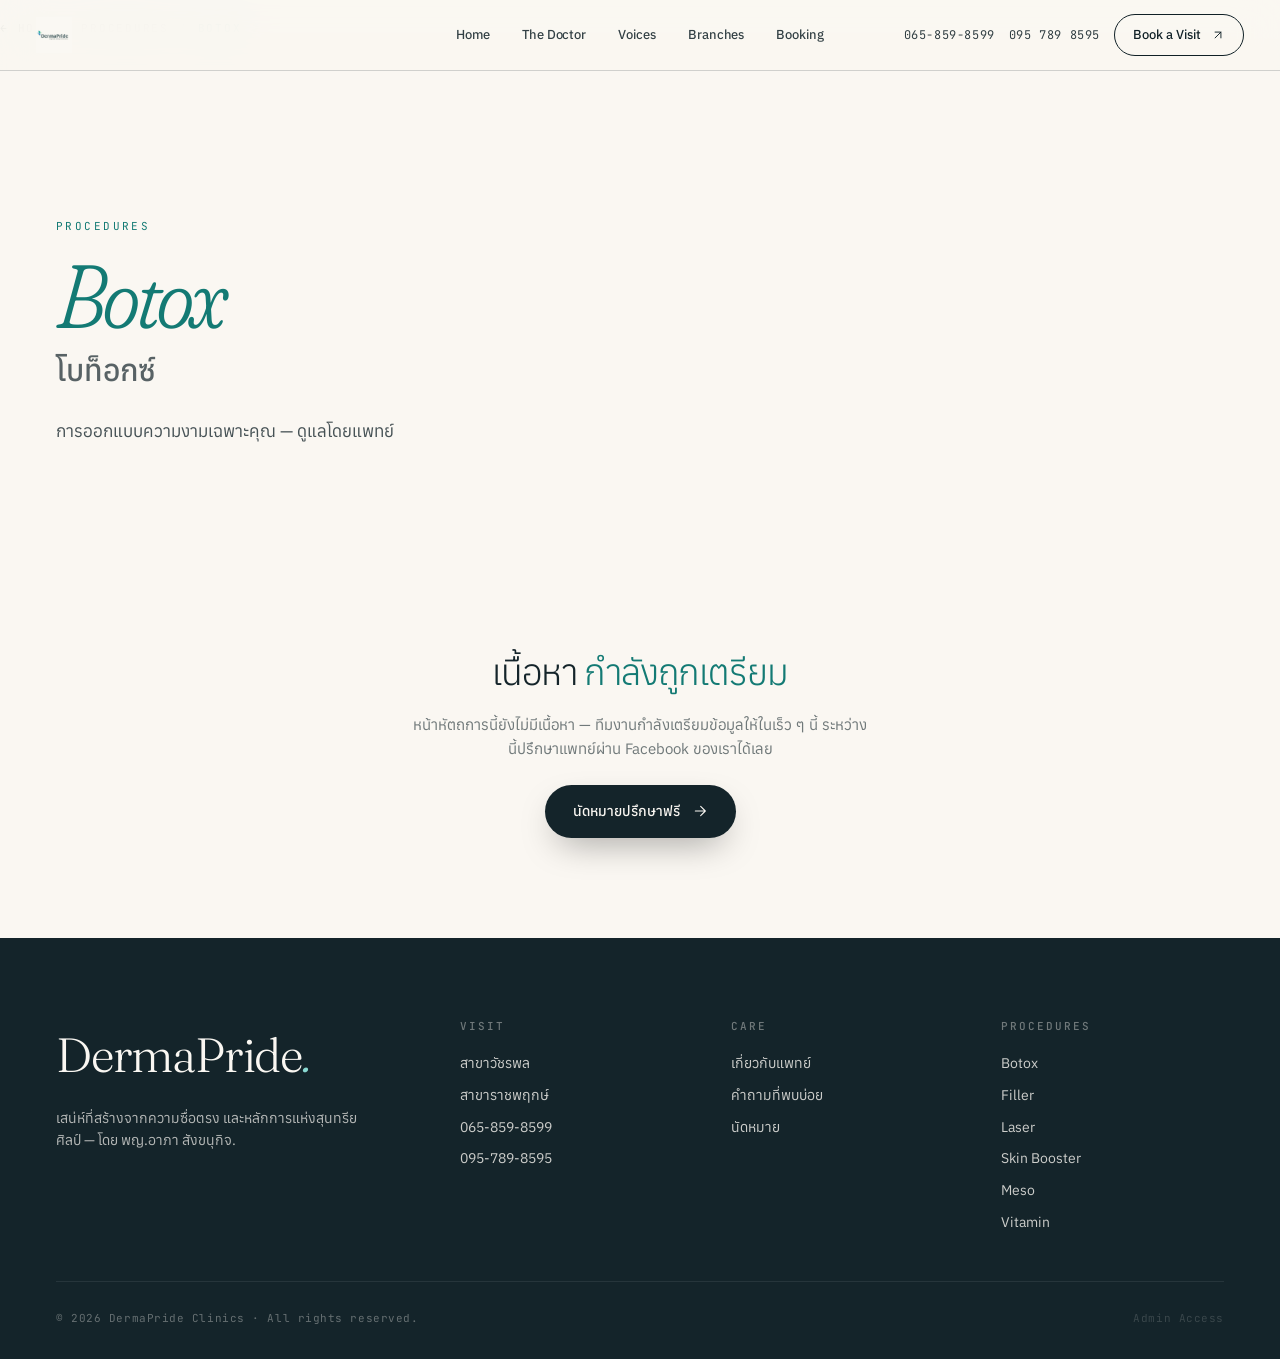
<file: procedure.html>
<!doctype html>
<html lang="th">
<head>
<meta charset="utf-8" />
<meta name="viewport" content="width=device-width, initial-scale=1, viewport-fit=cover" />
<title>DermaPride · Procedure</title>
<meta name="description" content="" />
<link rel="icon" type="image/jpeg" href="assets/logo.jpg" />
<link rel="preconnect" href="https://fonts.googleapis.com" />
<link rel="preconnect" href="https://fonts.gstatic.com" crossorigin />
<link href="https://fonts.googleapis.com/css2?family=Fraunces:ital,opsz,wght,SOFT@0,9..144,300..700,30..100;1,9..144,300..700,30..100&family=JetBrains+Mono:wght@400;500&display=swap" rel="stylesheet" />
<link rel="stylesheet" href="styles.css" />
<link rel="stylesheet" href="editorial.css" />
<link rel="stylesheet" href="cms/admin.css" />
<style>
/* ===========================================
   Procedure page — dynamic sections renderer
   =========================================== */
.proc-hero {
  padding: clamp(120px, 14vw, 200px) 0 clamp(64px, 8vw, 100px);
  background: var(--cine-paper);
  color: var(--cine-ink);
}
.proc-hero-inner {
  display: grid;
  grid-template-columns: 1fr 1fr;
  gap: clamp(40px, 6vw, 96px);
  align-items: end;
}
.proc-hero .kicker {
  font-family: var(--dp-mono);
  font-size: 11px;
  letter-spacing: 0.22em;
  text-transform: uppercase;
  color: var(--dp-teal-700);
  margin-bottom: 18px;
}
.proc-hero h1 {
  font-family: var(--dp-display);
  font-weight: 300;
  font-size: clamp(48px, 7vw, 104px);
  line-height: 0.96;
  letter-spacing: -0.03em;
  margin: 0 0 8px;
  color: var(--cine-ink);
}
.proc-hero h1 em {
  font-style: italic;
  font-variation-settings: 'opsz' 144, 'SOFT' 100;
  color: var(--dp-teal-700);
}
.proc-hero .nameTh {
  font-family: var(--dp-sans);
  font-weight: 500;
  font-size: clamp(22px, 2.5vw, 30px);
  color: var(--cine-ink);
  opacity: 0.7;
  margin-bottom: 24px;
}
.proc-hero p.sub {
  font-family: var(--dp-sans);
  font-size: 17px;
  line-height: 1.6;
  color: var(--cine-ink);
  opacity: 0.78;
  max-width: 480px;
  margin: 0;
}
.proc-hero-image {
  aspect-ratio: 4/5;
  border-radius: 8px;
  overflow: hidden;
  background: var(--cine-cream);
  box-shadow: 0 30px 70px -28px rgba(20, 36, 42, 0.22);
}
.proc-hero-image img { width: 100%; height: 100%; object-fit: cover; }

.proc-crumb {
  position: relative;
  z-index: 5;
  padding: 14px 0 0;
}
.proc-crumb-inner {
  display: inline-flex;
  align-items: center;
  gap: 10px;
  font-family: var(--dp-mono);
  font-size: 11px;
  letter-spacing: 0.16em;
  text-transform: uppercase;
  color: rgba(20, 36, 42, 0.6);
}
.proc-crumb-inner a { color: inherit; text-decoration: none; }
.proc-crumb-inner a:hover { color: var(--dp-teal-700); }

/* Section base */
.proc-sec {
  padding: clamp(64px, 9vw, 120px) 0;
}
.proc-sec.is-paper { background: var(--cine-paper); }
.proc-sec.is-cream { background: var(--cine-cream); }
.proc-sec.is-dark  { background: var(--cine-black); color: var(--cine-paper); }

.proc-twocol {
  display: grid;
  grid-template-columns: 1fr 1fr;
  gap: clamp(40px, 6vw, 90px);
  align-items: center;
}
.proc-sec.is-reverse .proc-twocol { direction: rtl; }
.proc-sec.is-reverse .proc-twocol > * { direction: ltr; }
@media (max-width: 900px) {
  .proc-twocol { grid-template-columns: 1fr; }
  .proc-sec.is-reverse .proc-twocol { direction: ltr; }
}

.proc-copy .eyebrow {
  font-family: var(--dp-mono);
  font-size: 11px;
  letter-spacing: 0.18em;
  text-transform: uppercase;
  color: var(--dp-teal-700);
  margin-bottom: 16px;
}
.proc-copy h2 {
  font-family: var(--dp-display);
  font-weight: 300;
  font-size: clamp(32px, 4vw, 56px);
  line-height: 1.02;
  letter-spacing: -0.025em;
  color: inherit;
  margin: 0 0 18px;
  text-wrap: balance;
}
.proc-copy h2 em { font-style: italic; color: var(--dp-teal-700); }
.proc-sec.is-dark .proc-copy h2 em { color: var(--dp-teal-300); }
.proc-copy p, .proc-copy .body {
  font-family: var(--dp-sans);
  font-size: 16px;
  line-height: 1.7;
  color: inherit;
  opacity: 0.82;
  margin: 0 0 18px;
  white-space: pre-wrap;
}
.proc-copy .body:last-child { margin-bottom: 0; }
.proc-copy .price {
  margin-top: 24px;
  padding: 18px 22px;
  background: rgba(26, 150, 143, 0.08);
  border-left: 2px solid var(--dp-teal-700);
  border-radius: 0 8px 8px 0;
  display: inline-flex; align-items: baseline; gap: 12px;
}
.proc-copy .price .val { font-family: var(--dp-display); font-weight: 350; font-size: 26px; letter-spacing: -0.02em; color: var(--dp-teal-800); }
.proc-copy .tags { margin-top: 20px; display: flex; flex-wrap: wrap; gap: 6px; }
.proc-copy .tag {
  padding: 5px 11px;
  background: var(--cine-paper);
  border: 1px solid rgba(20,36,42,0.12);
  border-radius: 999px;
  font-family: var(--dp-mono);
  font-size: 10px;
  letter-spacing: 0.12em;
  text-transform: uppercase;
  color: var(--cine-ink);
}
.proc-sec.is-dark .proc-copy .tag { background: rgba(255,255,255,0.08); border-color: rgba(255,255,255,0.18); color: var(--cine-paper); }

/* Single image */
.proc-image-frame {
  position: relative;
  aspect-ratio: 4/5;
  border-radius: 8px;
  overflow: hidden;
  background: var(--cine-cream);
  box-shadow: 0 30px 70px -28px rgba(20, 36, 42, 0.22);
}
.proc-image-frame img { width: 100%; height: 100%; object-fit: cover; }

/* Slider */
.proc-slider {
  position: relative;
  border-radius: 8px;
  overflow: hidden;
  aspect-ratio: 4/5;
  background: var(--cine-cream);
  box-shadow: 0 30px 70px -28px rgba(20, 36, 42, 0.22);
}
.proc-slider .track {
  display: flex;
  width: 100%; height: 100%;
  transition: transform 600ms cubic-bezier(0.22, 0.61, 0.36, 1);
}
.proc-slider .slide { flex: 0 0 100%; height: 100%; }
.proc-slider .slide img { width: 100%; height: 100%; object-fit: cover; }
.proc-slider .nav {
  position: absolute; bottom: 16px; left: 50%; transform: translateX(-50%);
  display: flex; gap: 8px; z-index: 2;
}
.proc-slider .dot {
  width: 8px; height: 8px; border-radius: 50%;
  background: rgba(255,255,255,0.5);
  cursor: pointer; border: none;
  transition: background 200ms ease, transform 200ms ease;
}
.proc-slider .dot.is-active { background: white; transform: scale(1.25); }
.proc-slider .arrows {
  position: absolute; top: 50%; left: 12px; right: 12px;
  transform: translateY(-50%);
  display: flex; justify-content: space-between;
  pointer-events: none;
  z-index: 2;
}
.proc-slider .arrows button {
  width: 40px; height: 40px; border-radius: 50%;
  background: rgba(255,255,255,0.92); border: none;
  display: inline-flex; align-items: center; justify-content: center;
  cursor: pointer; pointer-events: auto;
  color: var(--cine-ink);
  transition: background 160ms ease, transform 160ms ease;
}
.proc-slider .arrows button:hover { background: white; transform: scale(1.05); }
.proc-slider .arrows svg { width: 16px; height: 16px; stroke: currentColor; stroke-width: 1.8; fill: none; stroke-linecap: round; stroke-linejoin: round; }

.proc-slider .thumbs {
  display: grid;
  grid-template-columns: repeat(6, 1fr);
  gap: 6px;
  margin-top: 10px;
}
.proc-slider-thumb {
  aspect-ratio: 1; border-radius: 4px; overflow: hidden;
  background: var(--cine-cream); cursor: pointer; border: 2px solid transparent;
  transition: border-color 160ms ease;
}
.proc-slider-thumb.is-active { border-color: var(--dp-teal-700); }
.proc-slider-thumb img { width: 100%; height: 100%; object-fit: cover; }

/* Before / after layout */
.proc-ba {
  display: grid; grid-template-columns: 1fr 1fr; gap: 2px;
  border-radius: 8px; overflow: hidden;
}
.proc-ba > div { position: relative; aspect-ratio: 1; background: var(--cine-cream); }
.proc-ba > div img { width: 100%; height: 100%; object-fit: cover; }
.proc-ba > div span {
  position: absolute; top: 12px; left: 12px;
  padding: 6px 12px;
  background: rgba(255,255,255,0.92);
  border-radius: 4px;
  font-family: var(--dp-mono); font-size: 10px; letter-spacing: 0.18em; text-transform: uppercase;
  color: var(--cine-ink);
}
.proc-ba > div:last-child span { background: var(--dp-teal-700); color: white; }

/* CTA section */
.proc-cta-block {
  text-align: center;
  padding: clamp(60px, 8vw, 100px) 24px;
  border-radius: 12px;
  background: var(--cine-black);
  color: var(--cine-paper);
}
.proc-cta-block h2 {
  font-family: var(--dp-display);
  font-weight: 300;
  font-size: clamp(32px, 4.5vw, 56px);
  letter-spacing: -0.025em;
  margin: 0 0 14px;
  color: var(--cine-paper);
}
.proc-cta-block h2 em { font-style: italic; color: var(--dp-teal-300); }
.proc-cta-block p { font-family: var(--dp-sans); font-size: 16px; line-height: 1.6; max-width: 480px; margin: 0 auto 24px; opacity: 0.78; }
.proc-cta-block .actions { display: inline-flex; gap: 12px; flex-wrap: wrap; justify-content: center; }

/* Pricing list */
.proc-pricing { background: var(--cine-paper); border-radius: 12px; padding: 36px; }
.proc-pricing h3 { font-family: var(--dp-display); font-weight: 350; font-size: 28px; letter-spacing: -0.02em; color: var(--cine-ink); margin: 0 0 18px; }
.proc-pricing .body { font-family: var(--dp-sans); font-size: 15px; line-height: 1.85; color: var(--cine-ink); opacity: 0.85; white-space: pre-wrap; }

/* Reviews grid inside procedure */
.proc-reviews-grid { display: grid; grid-template-columns: repeat(3, 1fr); gap: 18px; }
@media (max-width: 900px) { .proc-reviews-grid { grid-template-columns: 1fr; } }
.proc-rev {
  background: var(--cine-paper);
  border: 1px solid rgba(20,36,42,0.08);
  border-radius: 8px;
  padding: 26px;
}
.proc-rev .stars { color: #F2B636; letter-spacing: 3px; font-size: 13px; margin-bottom: 10px; }
.proc-rev p { font-family: var(--dp-sans); font-size: 14px; line-height: 1.7; color: var(--cine-ink); opacity: 0.85; margin: 0 0 14px; }
.proc-rev footer { display: flex; justify-content: space-between; padding-top: 12px; border-top: 1px solid rgba(20,36,42,0.08); }
.proc-rev .nm { font-family: var(--dp-sans); font-weight: 600; font-size: 13px; color: var(--cine-ink); }
.proc-rev .tr { font-family: var(--dp-mono); font-size: 10px; letter-spacing: 0.14em; text-transform: uppercase; opacity: 0.55; }

/* Empty state */
.proc-empty {
  padding: 100px 24px;
  text-align: center;
  background: var(--cine-paper);
}
.proc-empty h3 {
  font-family: var(--dp-display); font-weight: 300; font-size: 36px;
  letter-spacing: -0.025em; margin: 0 0 12px; color: var(--cine-ink);
}
.proc-empty h3 em { font-style: italic; color: var(--dp-teal-700); }
.proc-empty p { font-family: var(--dp-sans); font-size: 15px; color: rgba(20,36,42,0.6); max-width: 460px; margin: 0 auto 24px; line-height: 1.6; }
</style>
</head>
<body class="dpe-no-overflow">

<!-- Reused minimal nav -->
<header class="dpe-nav is-pinned" id="dpeNav">
  <a class="dpe-nav-logo" href="DermaPride Clinics.html">
    <span class="logo-text">DermaPride<em>.</em></span>
    <img src="assets/logo.jpg" alt="DermaPride" />
  </a>
  <nav class="dpe-nav-rail">
    <a href="DermaPride Clinics.html">Home</a>
    <a href="DermaPride Clinics.html#doctor">The Doctor</a>
    <a href="DermaPride Clinics.html#impressions">Voices</a>
    <a href="DermaPride Clinics.html#branches">Branches</a>
    <a href="DermaPride Clinics.html#booking">Booking</a>
  </nav>
  <div class="dpe-nav-end">
    <a class="dpe-nav-phone" href="tel:0658598599" id="navPhone">065 859 8599</a>
    <a class="dpe-nav-phone" href="tel:0957898595">095 789 8595</a>
    <a class="dpe-nav-cta" href="DermaPride Clinics.html#booking">
      Book a Visit
      <svg width="14" height="14" viewBox="0 0 24 24" fill="none" stroke="currentColor" stroke-width="1.6" stroke-linecap="round" stroke-linejoin="round"><path d="M7 17L17 7M7 7h10v10"/></svg>
    </a>
  </div>
</header>

<main id="procRoot">
  <!-- Renders below -->
</main>

<footer class="dpe-footer">
  <div class="dpe-shell">
    <div class="dpe-footer-grid">
      <div class="brand">
        <h2>DermaPride<em>.</em></h2>
        <p>เสน่ห์ที่สร้างจากความซื่อตรง และหลักการแห่งสุนทรียศิลป์ — โดย พญ.อาภา สังขนุกิจ.</p>
      </div>
      <div>
        <h5>Visit</h5>
        <ul>
          <li><a href="DermaPride Clinics.html#branches">สาขาวัชรพล</a></li>
          <li><a href="DermaPride Clinics.html#branches">สาขาราชพฤกษ์</a></li>
          <li><a href="tel:0658598599">065-859-8599</a></li>
          <li><a href="tel:0957898595">095-789-8595</a></li>
        </ul>
      </div>
      <div>
        <h5>Care</h5>
        <ul>
          <li><a href="DermaPride Clinics.html#doctor">เกี่ยวกับแพทย์</a></li>
          <li><a href="DermaPride Clinics.html#faq">คำถามที่พบบ่อย</a></li>
          <li><a href="DermaPride Clinics.html#booking">นัดหมาย</a></li>
        </ul>
      </div>
      <div>
        <h5>Procedures</h5>
        <ul>
          <li><a href="procedure.html?cat=botox">Botox</a></li>
          <li><a href="procedure.html?cat=filler">Filler</a></li>
          <li><a href="procedure.html?cat=laser">Laser</a></li>
          <li><a href="procedure.html?cat=skin-booster">Skin Booster</a></li>
          <li><a href="procedure.html?cat=meso">Meso</a></li>
          <li><a href="procedure.html?cat=vitamin">Vitamin</a></li>
        </ul>
      </div>
    </div>
    <div class="dpe-footer-bottom">
      <div>© 2026 DermaPride Clinics · All rights reserved.</div>
      <a class="dpe-footer-admin-link" id="adminLink">Admin Access</a>
    </div>
  </div>
</footer>

<script src="cms/engine.js"></script>
<script src="cms/admin.js"></script>
<script>
(function() {
  // Read category from ?cat=botox
  const params = new URLSearchParams(location.search);
  const slug = params.get('cat') || 'botox';
  const root = document.getElementById('procRoot');

  function render() {
    // Read from published — the globally committed database state, not the per-device draft.
    const proc = (CMS.get('procedures') || {})[slug];
    if (!proc) {
      root.innerHTML = `<section class="proc-empty"><h3>ไม่พบหน้านี้</h3><p>หมวด "${slug}" ไม่ได้ถูกตั้งค่าไว้</p><a class="dpe-btn-cinema" href="DermaPride Clinics.html" style="background: #14242A; color: #FAF7F2;">กลับหน้าหลัก</a></section>`;
      return;
    }

    // Set page title & meta
    const seoTitle = (proc.seo && proc.seo.title) || `${proc.name} · DermaPride Clinics`;
    document.title = seoTitle;
    const metaDesc = document.querySelector('meta[name=description]');
    if (metaDesc && proc.seo && proc.seo.description) metaDesc.setAttribute('content', proc.seo.description);

    let html = `
      <div class="dpe-shell proc-crumb">
        <div class="proc-crumb-inner">
          <a href="DermaPride Clinics.html">← Home</a>
          <span style="opacity:0.4;">/</span>
          <span>Procedures</span>
          <span style="opacity:0.4;">/</span>
          <span style="color: var(--dp-teal-700);">${escapeHTML(proc.name)}</span>
        </div>
      </div>

      <section class="proc-hero">
        <div class="dpe-shell">
          <div class="proc-hero-inner">
            <div>
              <div class="kicker">${escapeHTML(proc.kicker || 'Procedures')}</div>
              <h1><em>${escapeHTML(proc.headline || proc.name)}</em></h1>
              ${proc.nameTh ? `<div class="nameTh">${escapeHTML(proc.nameTh)}</div>` : ''}
              <p class="sub">${escapeHTML(proc.sub || '')}</p>
            </div>
            ${proc.heroImage ? `<div class="proc-hero-image"><img src="${escapeAttr(proc.heroImage)}" alt="" /></div>` : '<div></div>'}
          </div>
        </div>
      </section>
    `;

    const sections = (proc.sections || []).filter(s => s.visible !== false);

    if (sections.length === 0) {
      html += `
        <section class="proc-empty">
          <h3>เนื้อหา <em>กำลังถูกเตรียม</em></h3>
          <p>หน้าหัตถการนี้ยังไม่มีเนื้อหา — ทีมงานกำลังเตรียมข้อมูลให้ในเร็ว ๆ นี้ ระหว่างนี้ปรึกษาแพทย์ผ่าน Facebook ของเราได้เลย</p>
          <a class="dpe-btn-cinema" href="DermaPride Clinics.html#booking" style="background: #14242A; color: #FAF7F2;">นัดหมายปรึกษาฟรี
            <svg class="arrow" viewBox="0 0 24 24" fill="none" stroke="currentColor" stroke-width="1.6" stroke-linecap="round" stroke-linejoin="round"><path d="M5 12h14M13 5l7 7-7 7"/></svg>
          </a>
        </section>
      `;
    } else {
      sections.forEach((sec, idx) => {
        const reverse = idx % 2 === 1;
        const tone = sec.type === 'cta' ? 'is-dark' : (idx % 2 === 0 ? 'is-paper' : 'is-cream');
        html += renderSection(sec, idx, reverse, tone);
      });
    }

    root.innerHTML = html;

    // Bind sliders
    root.querySelectorAll('.proc-slider').forEach(s => initSlider(s));
  }

  function renderSection(sec, idx, reverse, tone) {
    const num = String(idx + 1).padStart(2, '0');

    const copyBlock = `
      <div class="proc-copy">
        ${sec.subtitle ? `<div class="eyebrow">${escapeHTML(sec.subtitle)}</div>` : `<div class="eyebrow">— ${num}</div>`}
        ${sec.title ? `<h2>${parseAccent(sec.title)}</h2>` : ''}
        ${sec.body ? `<div class="body">${escapeHTML(sec.body)}</div>` : ''}
        ${sec.price ? `<div class="price"><span class="val">${escapeHTML(sec.price)}</span></div>` : ''}
        ${sec.tags ? `<div class="tags">${sec.tags.split(',').map(t => `<span class="tag">${escapeHTML(t.trim())}</span>`).join('')}</div>` : ''}
      </div>
    `;

    if (sec.type === 'image-text') {
      const img = (sec.images && sec.images[0]) ? sec.images[0].src : '';
      const imgBlock = img
        ? `<div class="proc-image-frame"><img src="${escapeAttr(img)}" alt="" /></div>`
        : `<div class="proc-image-frame"><div style="display:flex; align-items:center; justify-content:center; height:100%; font-family: var(--dp-sans); font-size: 13px; color: rgba(20,36,42,0.4);">+ Image</div></div>`;
      return `
        <section class="proc-sec ${tone}${reverse ? ' is-reverse' : ''}">
          <div class="dpe-shell"><div class="proc-twocol">${imgBlock}${copyBlock}</div></div>
        </section>
      `;
    }

    if (sec.type === 'slider') {
      const slides = sec.images || [];
      const sliderBlock = slides.length ? `
        <div class="proc-slider" data-slider>
          <div class="track">
            ${slides.map(s => `<div class="slide"><img src="${escapeAttr(s.src)}" alt="" /></div>`).join('')}
          </div>
          ${slides.length > 1 ? `
            <div class="arrows">
              <button data-prev><svg viewBox="0 0 24 24"><polyline points="15 18 9 12 15 6"/></svg></button>
              <button data-next><svg viewBox="0 0 24 24"><polyline points="9 18 15 12 9 6"/></svg></button>
            </div>
            <div class="nav">${slides.map((_, i) => `<button class="dot${i === 0 ? ' is-active' : ''}" data-idx="${i}"></button>`).join('')}</div>
          ` : ''}
        </div>
        ${slides.length > 1 ? `
          <div class="thumbs">
            ${slides.map((s, i) => `<div class="proc-slider-thumb${i === 0 ? ' is-active' : ''}" data-thumb="${i}"><img src="${escapeAttr(s.src)}" alt=""></div>`).join('')}
          </div>` : ''}
      ` : `<div class="proc-image-frame"><div style="display:flex; align-items:center; justify-content:center; height:100%; font-family: var(--dp-sans); font-size: 13px; color: rgba(20,36,42,0.4);">+ Add slider images</div></div>`;
      return `
        <section class="proc-sec ${tone}${reverse ? ' is-reverse' : ''}">
          <div class="dpe-shell"><div class="proc-twocol"><div>${sliderBlock}</div>${copyBlock}</div></div>
        </section>
      `;
    }

    if (sec.type === 'before-after') {
      const a = sec.images && sec.images[0], b = sec.images && sec.images[1];
      const baBlock = (a || b) ? `
        <div class="proc-ba">
          <div>${a ? `<img src="${escapeAttr(a.src)}" alt="" />` : ''}<span>Before</span></div>
          <div>${b ? `<img src="${escapeAttr(b.src)}" alt="" />` : ''}<span>After</span></div>
        </div>
      ` : `<div class="proc-image-frame"><div style="display:flex; align-items:center; justify-content:center; height:100%; font-family: var(--dp-sans); font-size: 13px; color: rgba(20,36,42,0.4);">+ Before / after images</div></div>`;
      return `
        <section class="proc-sec ${tone}${reverse ? ' is-reverse' : ''}">
          <div class="dpe-shell"><div class="proc-twocol"><div>${baBlock}</div>${copyBlock}</div></div>
        </section>
      `;
    }

    if (sec.type === 'pricing') {
      return `
        <section class="proc-sec ${tone}">
          <div class="dpe-shell" style="max-width: 880px;">
            <div class="proc-pricing">
              ${sec.title ? `<h3>${parseAccent(sec.title)}</h3>` : ''}
              ${sec.body ? `<div class="body">${escapeHTML(sec.body)}</div>` : ''}
            </div>
          </div>
        </section>
      `;
    }

    if (sec.type === 'reviews') {
      const items = ((CMS.get('reviews') || {}).items || []).slice(0, 6);
      const grid = items.length ? items.map(r => `
        <article class="proc-rev">
          <div class="stars">${'★'.repeat(r.stars || 5)}</div>
          <p>${escapeHTML(r.body)}</p>
          <footer><span class="nm">${escapeHTML(r.name || '—')}</span><span class="tr">${escapeHTML(r.treatment || '')}</span></footer>
        </article>
      `).join('') : '<div style="text-align:center; padding: 40px; color: rgba(20,36,42,0.5); font-family: var(--dp-sans);">ยังไม่มีรีวิว — เพิ่มได้จาก Admin → Reviews</div>';
      return `
        <section class="proc-sec ${tone}">
          <div class="dpe-shell">
            ${sec.title ? `<h2 style="font-family: var(--dp-display); font-weight: 300; font-size: clamp(32px, 4vw, 56px); letter-spacing: -0.025em; margin: 0 0 32px;">${parseAccent(sec.title)}</h2>` : ''}
            <div class="proc-reviews-grid">${grid}</div>
          </div>
        </section>
      `;
    }

    if (sec.type === 'cta') {
      return `
        <section class="proc-sec ${tone}">
          <div class="dpe-shell">
            <div class="proc-cta-block">
              ${sec.title ? `<h2>${parseAccent(sec.title)}</h2>` : ''}
              ${sec.body ? `<p>${escapeHTML(sec.body)}</p>` : ''}
              <div class="actions">
                <a class="dpe-btn-cinema" href="DermaPride Clinics.html#booking">นัดหมายปรึกษาฟรี</a>
                <a class="dpe-btn-ghost-dark" href="https://www.facebook.com/DermaPrideClinic/" target="_blank" rel="noopener">ทักหา Facebook</a>
              </div>
            </div>
          </div>
        </section>
      `;
    }

    return '';
  }

  function initSlider(s) {
    const track = s.querySelector('.track');
    const dots = s.querySelectorAll('.dot');
    const thumbs = s.parentElement.querySelectorAll('.proc-slider-thumb');
    const prev = s.querySelector('[data-prev]');
    const next = s.querySelector('[data-next]');
    let cur = 0;
    const total = s.querySelectorAll('.slide').length;
    const go = (i) => {
      cur = (i + total) % total;
      track.style.transform = `translateX(-${cur * 100}%)`;
      dots.forEach((d, j) => d.classList.toggle('is-active', j === cur));
      thumbs.forEach((d, j) => d.classList.toggle('is-active', j === cur));
    };
    dots.forEach(d => d.addEventListener('click', () => go(Number(d.dataset.idx))));
    thumbs.forEach(d => d.addEventListener('click', () => go(Number(d.dataset.thumb))));
    if (prev) prev.addEventListener('click', () => go(cur - 1));
    if (next) next.addEventListener('click', () => go(cur + 1));
  }

  function parseAccent(s) {
    // simple bracket-to-em parser: "Hello [world]" → "Hello <em>world</em>"
    return escapeHTML(s).replace(/\[([^\]]+)\]/g, '<em>$1</em>');
  }
  function escapeHTML(s) { return String(s == null ? '' : s).replace(/[&<>]/g, c => ({ '&':'&amp;','<':'&lt;','>':'&gt;' }[c])); }
  function escapeAttr(s) { return String(s == null ? '' : s).replace(/"/g, '&quot;'); }

  render();
  CMS.subscribe(render);

  // Update contact phone from CMS
  const phone = CMS.get('home.contact.phone');
  if (phone) {
    const navPhone = document.getElementById('navPhone');
    if (navPhone) navPhone.textContent = phone;
  }
})();
</script>

</body>
</html>
</file>
<file: styles.css>
/* ============================================================
   DermaPride Clinics — Brand & UI tokens
   Built on the We Smile design system foundations,
   re-palettized to the DermaPride brand (aqua/mint/blush).
   ============================================================ */

@font-face {
  font-family: 'Anuphan';
  src: url('assets/fonts/Anuphan.ttf') format('truetype');
  font-weight: 100 700;
  font-style: normal;
  font-display: swap;
}
@font-face {
  font-family: 'Anuphan';
  src: url('assets/fonts/Anuphan.ttf') format('truetype');
  font-weight: 100 700;
  font-style: italic;
  font-display: swap;
}

:root {
  /* — DermaPride palette (extracted from logo + banner) — */
  --dp-teal-900: #0A4B47;
  --dp-teal-800: #0F5F5A;
  --dp-teal-700: #137A74;
  --dp-teal-600: #1A968F;     /* primary brand teal */
  --dp-teal-500: #2BAFA7;
  --dp-teal-400: #4FC4BC;
  --dp-teal-300: #8AD9D2;
  --dp-teal-200: #BFE9E5;
  --dp-teal-100: #E0F3F0;
  --dp-teal-50:  #F1F9F8;

  --dp-mint-300: #B7E4DC;
  --dp-mint-200: #D5EFE9;
  --dp-mint-100: #E8F7F3;
  --dp-mint-50:  #F4FBF9;

  --dp-blush-500: #E8A89E;
  --dp-blush-400: #EFBFB6;
  --dp-blush-300: #F4D2CB;
  --dp-blush-200: #F8E3DD;
  --dp-blush-100: #FBEFEC;

  --dp-aqua-500: #4FB7C7;
  --dp-aqua-300: #B0DCE3;

  --dp-bone:    #FBFAF7;
  --dp-paper:   #F6F2EC;
  --dp-shell:   #FDFBF8;
  --dp-white:   #FFFFFF;

  --dp-ink-900: #102026;
  --dp-ink-800: #1A2E36;
  --dp-ink-700: #243944;
  --dp-ink-600: #3C5260;
  --dp-ink-500: #5A7180;
  --dp-ink-400: #8B9CA7;
  --dp-ink-300: #B8C4CC;
  --dp-ink-200: #DCE3E8;
  --dp-ink-100: #ECF0F3;

  --dp-line:        rgba(16, 32, 38, 0.08);
  --dp-line-strong: rgba(16, 32, 38, 0.16);

  /* — Type — */
  --dp-display: 'Fraunces', 'Anuphan', serif;
  --dp-sans:    'Anuphan', 'Inter', system-ui, sans-serif;
  --dp-mono:    'JetBrains Mono', 'IBM Plex Mono', ui-monospace, monospace;

  /* — Motion — */
  --dp-ease:      cubic-bezier(0.22, 0.61, 0.36, 1);
  --dp-ease-out:  cubic-bezier(0.16, 1, 0.3, 1);
  --dp-ease-in:   cubic-bezier(0.55, 0, 1, 0.45);
  --dp-dur-fast:  160ms;
  --dp-dur-base:  280ms;
  --dp-dur-slow:  680ms;

  /* — Spacing — */
  --dp-container: 1280px;
  --dp-container-narrow: 920px;
  --dp-gutter: clamp(20px, 4vw, 56px);

  /* — Shadows (teal-tinted, never gray) — */
  --dp-shadow-xs: 0 1px 2px rgba(10, 75, 71, 0.05);
  --dp-shadow-sm: 0 4px 12px rgba(10, 75, 71, 0.06);
  --dp-shadow-md: 0 14px 36px -12px rgba(10, 75, 71, 0.12);
  --dp-shadow-lg: 0 30px 60px -20px rgba(10, 75, 71, 0.18);
  --dp-shadow-xl: 0 50px 90px -30px rgba(10, 75, 71, 0.25);
  --dp-shadow-cta: 0 14px 32px -10px rgba(26, 150, 143, 0.5),
                   inset 0 1px 0 rgba(255, 255, 255, 0.18);
  --dp-shadow-glass: 0 8px 28px -8px rgba(10, 75, 71, 0.16),
                     inset 0 1px 0 rgba(255, 255, 255, 0.7);

  /* — Radii — */
  --dp-r-xs: 6px;
  --dp-r-sm: 10px;
  --dp-r-md: 14px;
  --dp-r-lg: 20px;
  --dp-r-xl: 28px;
  --dp-r-2xl: 40px;
  --dp-r-pill: 999px;
}

/* ============================================================
   Reset + base
   ============================================================ */

* { box-sizing: border-box; }
html, body { margin: 0; padding: 0; }
html { scroll-behavior: smooth; }

body {
  font-family: var(--dp-sans);
  font-weight: 400;
  color: var(--dp-ink-800);
  background: var(--dp-bone);
  line-height: 1.55;
  -webkit-font-smoothing: antialiased;
  -moz-osx-font-smoothing: grayscale;
  overflow-x: hidden;
  font-feature-settings: 'kern', 'ss01';
}

img { max-width: 100%; display: block; }
button { font: inherit; color: inherit; }
a { color: inherit; text-decoration: none; }

::selection { background: var(--dp-teal-300); color: var(--dp-teal-900); }

/* ============================================================
   Type system
   ============================================================ */

.dp-display {
  font-family: var(--dp-display);
  font-weight: 350;
  font-style: normal;
  letter-spacing: -0.02em;
  line-height: 1.02;
  font-variation-settings: 'opsz' 144, 'SOFT' 50;
}

.dp-eyebrow {
  font-family: var(--dp-sans);
  font-weight: 500;
  font-size: 11.5px;
  text-transform: uppercase;
  letter-spacing: 0.22em;
  color: var(--dp-teal-700);
}

.dp-eyebrow .dot { display: inline-block; width: 5px; height: 5px; background: var(--dp-teal-600); margin-right: 10px; vertical-align: middle; transform: rotate(45deg); }

.dp-h1 {
  font-family: var(--dp-display);
  font-weight: 350;
  font-size: clamp(48px, 7vw, 104px);
  line-height: 0.98;
  letter-spacing: -0.025em;
  margin: 0;
  color: var(--dp-ink-900);
}

.dp-h2 {
  font-family: var(--dp-display);
  font-weight: 350;
  font-size: clamp(36px, 4.5vw, 68px);
  line-height: 1.03;
  letter-spacing: -0.02em;
  margin: 0;
  color: var(--dp-ink-900);
}

.dp-h3 {
  font-family: var(--dp-display);
  font-weight: 350;
  font-size: clamp(26px, 2.8vw, 40px);
  line-height: 1.1;
  letter-spacing: -0.015em;
  margin: 0;
  color: var(--dp-ink-900);
}

.dp-lead {
  font-size: clamp(17px, 1.4vw, 20px);
  line-height: 1.55;
  color: var(--dp-ink-600);
  font-weight: 350;
}

.dp-body { font-size: 16px; line-height: 1.65; color: var(--dp-ink-600); }
.dp-small { font-size: 13px; color: var(--dp-ink-500); }

.dp-thai-headline { font-family: var(--dp-sans); font-weight: 500; letter-spacing: -0.01em; }
.dp-italic { font-style: italic; font-variation-settings: 'opsz' 144, 'SOFT' 100; }

/* ============================================================
   Layout
   ============================================================ */

.dp-shell { width: 100%; max-width: var(--dp-container); margin: 0 auto; padding-left: var(--dp-gutter); padding-right: var(--dp-gutter); }
.dp-shell-narrow { width: 100%; max-width: var(--dp-container-narrow); margin: 0 auto; padding-left: var(--dp-gutter); padding-right: var(--dp-gutter); }

.dp-section { padding-top: clamp(72px, 10vw, 140px); padding-bottom: clamp(72px, 10vw, 140px); position: relative; }
.dp-section-tight { padding-top: clamp(48px, 6vw, 80px); padding-bottom: clamp(48px, 6vw, 80px); }

/* ============================================================
   Buttons
   ============================================================ */

.dp-btn {
  display: inline-flex;
  align-items: center;
  gap: 12px;
  padding: 16px 26px;
  font-family: var(--dp-sans);
  font-weight: 500;
  font-size: 14.5px;
  letter-spacing: 0.01em;
  border-radius: var(--dp-r-pill);
  border: none;
  cursor: pointer;
  transition: transform var(--dp-dur-base) var(--dp-ease),
              box-shadow var(--dp-dur-base) var(--dp-ease),
              background var(--dp-dur-base) var(--dp-ease),
              color var(--dp-dur-base) var(--dp-ease);
  white-space: nowrap;
  text-decoration: none;
  position: relative;
}

.dp-btn--primary {
  background: linear-gradient(135deg, var(--dp-teal-700) 0%, var(--dp-teal-500) 100%);
  color: var(--dp-white);
  box-shadow: var(--dp-shadow-cta);
}
.dp-btn--primary:hover { transform: translateY(-1px); box-shadow: 0 18px 40px -10px rgba(26, 150, 143, 0.65), inset 0 1px 0 rgba(255, 255, 255, 0.2); }
.dp-btn--primary:active { transform: translateY(0) scale(0.985); }

.dp-btn--ghost {
  background: transparent;
  color: var(--dp-ink-800);
  border: 1px solid var(--dp-line-strong);
  backdrop-filter: blur(8px);
}
.dp-btn--ghost:hover { background: rgba(255,255,255,0.6); border-color: var(--dp-teal-600); color: var(--dp-teal-700); }

.dp-btn--line {
  background: #06C755;
  color: white;
  box-shadow: 0 12px 28px -8px rgba(6, 199, 85, 0.5);
}
.dp-btn--line:hover { transform: translateY(-1px); box-shadow: 0 16px 34px -8px rgba(6, 199, 85, 0.6); }

.dp-btn--fb {
  background: #1877F2;
  color: white;
  box-shadow: 0 12px 28px -8px rgba(24, 119, 242, 0.5);
}
.dp-btn--fb:hover { transform: translateY(-1px); box-shadow: 0 16px 34px -8px rgba(24, 119, 242, 0.65); }

.dp-btn .arrow {
  width: 18px; height: 18px;
  stroke: currentColor; stroke-width: 1.5; fill: none;
  transition: transform var(--dp-dur-base) var(--dp-ease);
}
.dp-btn:hover .arrow { transform: translateX(4px); }

/* ============================================================
   NAVIGATION
   ============================================================ */

.dp-nav {
  position: fixed; top: 0; left: 0; right: 0; z-index: 100;
  padding: 18px 0;
  transition: all var(--dp-dur-base) var(--dp-ease);
}
.dp-nav.scrolled {
  background: rgba(251, 250, 247, 0.78);
  backdrop-filter: blur(20px) saturate(180%);
  -webkit-backdrop-filter: blur(20px) saturate(180%);
  border-bottom: 1px solid var(--dp-line);
  padding: 12px 0;
}
.dp-nav-inner { display: flex; align-items: center; justify-content: space-between; gap: 32px; }
.dp-nav-logo { display: flex; align-items: center; gap: 12px; cursor: pointer; }
.dp-nav-logo img { height: 44px; width: auto; display: block; mix-blend-mode: multiply; transition: height var(--dp-dur-base) var(--dp-ease); }
.dp-nav.scrolled .dp-nav-logo img { height: 36px; }
.dp-nav-logo svg { width: 36px; height: 36px; }
.dp-nav-logo .name { font-family: var(--dp-sans); font-weight: 600; font-size: 19px; color: var(--dp-teal-800); letter-spacing: -0.01em; }
.dp-nav-logo .sub { font-size: 10px; letter-spacing: 0.18em; text-transform: uppercase; color: var(--dp-ink-500); margin-top: 2px; }

.dp-nav-links { display: flex; gap: 8px; align-items: center; }
.dp-nav-link {
  padding: 10px 14px;
  font-size: 14px;
  color: var(--dp-ink-700);
  border-radius: var(--dp-r-pill);
  transition: all var(--dp-dur-fast) var(--dp-ease);
  cursor: pointer;
}
.dp-nav-link:hover { background: var(--dp-teal-50); color: var(--dp-teal-800); }

.dp-nav-cta { display: flex; align-items: center; gap: 10px; }
.dp-nav-phone { display: flex; align-items: center; gap: 8px; font-size: 14px; font-weight: 500; color: var(--dp-teal-800); padding: 8px 12px; border-radius: var(--dp-r-pill); }
.dp-nav-phone svg { width: 16px; height: 16px; }

.dp-hamburger { display: none; }

@media (max-width: 1024px) {
  .dp-nav-links { display: none; }
  .dp-nav-phone .label { display: none; }
}

/* ============================================================
   HERO
   ============================================================ */

.dp-hero {
  min-height: 100svh;
  position: relative;
  overflow: hidden;
  display: flex;
  align-items: stretch;
  background: var(--dp-bone);
  padding-top: 92px;
}

.dp-hero-grid {
  display: grid;
  grid-template-columns: 1.05fr 1fr;
  gap: clamp(32px, 5vw, 80px);
  align-items: center;
  width: 100%;
  padding-bottom: 80px;
}

.dp-hero-copy { position: relative; z-index: 2; }

.dp-hero-copy .frame-tag {
  display: inline-flex; align-items: center; gap: 14px;
  padding: 8px 14px 8px 8px;
  background: rgba(255,255,255,0.6);
  backdrop-filter: blur(12px);
  border: 1px solid var(--dp-line);
  border-radius: var(--dp-r-pill);
  font-size: 12px;
  color: var(--dp-ink-700);
  margin-bottom: 36px;
}
.dp-hero-copy .frame-tag .badge {
  display: inline-flex; align-items: center; justify-content: center;
  width: 26px; height: 26px;
  background: var(--dp-teal-700);
  color: white;
  border-radius: var(--dp-r-pill);
  font-weight: 600;
  font-size: 11px;
  letter-spacing: 0.05em;
}

.dp-hero-headline {
  font-family: var(--dp-display);
  font-weight: 300;
  font-size: clamp(48px, 6.6vw, 96px);
  line-height: 0.96;
  letter-spacing: -0.03em;
  color: var(--dp-ink-900);
  margin: 0 0 28px;
}
.dp-hero-headline .accent {
  font-style: italic;
  font-variation-settings: 'opsz' 144, 'SOFT' 100;
  color: var(--dp-teal-700);
  position: relative;
}
.dp-hero-headline .thai {
  font-family: var(--dp-sans);
  font-weight: 500;
  font-size: 0.62em;
  letter-spacing: -0.01em;
  display: block;
  margin-top: 12px;
  color: var(--dp-ink-800);
}

.dp-hero-sub {
  font-size: 17px;
  line-height: 1.65;
  color: var(--dp-ink-600);
  max-width: 480px;
  margin: 0 0 40px;
}

.dp-hero-actions { display: flex; flex-wrap: wrap; gap: 14px; align-items: center; margin-bottom: 48px; }

.dp-hero-trust {
  display: grid;
  grid-template-columns: repeat(4, 1fr);
  gap: 18px;
  padding-top: 32px;
  border-top: 1px solid var(--dp-line);
  max-width: 580px;
}
.dp-hero-trust .item .num { font-family: var(--dp-display); font-size: 28px; font-weight: 350; color: var(--dp-teal-800); letter-spacing: -0.02em; }
.dp-hero-trust .item .lbl { font-size: 11px; color: var(--dp-ink-500); letter-spacing: 0.05em; margin-top: 4px; }

/* Hero visual */
.dp-hero-visual {
  position: relative;
  height: 70vh;
  min-height: 540px;
  display: grid;
  grid-template-columns: 1fr 1fr;
  grid-template-rows: 1fr 1fr 0.6fr;
  gap: 14px;
}
.dp-hero-visual .v {
  border-radius: var(--dp-r-xl);
  overflow: hidden;
  position: relative;
  box-shadow: var(--dp-shadow-lg);
  background: var(--dp-teal-100);
}
.dp-hero-visual .v img { width: 100%; height: 100%; object-fit: cover; transition: transform 12s var(--dp-ease); }
.dp-hero-visual .v-main { grid-column: 1 / 3; grid-row: 1 / 3; }
.dp-hero-visual .v-mini { grid-column: 1 / 2; grid-row: 3 / 4; }
.dp-hero-visual .v-stat {
  grid-column: 2 / 3; grid-row: 3 / 4;
  background: linear-gradient(135deg, var(--dp-teal-700) 0%, var(--dp-teal-500) 100%);
  color: white;
  display: flex; flex-direction: column; justify-content: center; align-items: center; text-align: center;
  padding: 16px;
}
.dp-hero-visual .v-stat .num { font-family: var(--dp-display); font-size: clamp(32px, 4vw, 48px); font-weight: 350; letter-spacing: -0.02em; line-height: 1; }
.dp-hero-visual .v-stat .lbl { font-size: 11px; letter-spacing: 0.15em; text-transform: uppercase; opacity: 0.86; margin-top: 8px; }

/* floating signature */
.dp-hero-sig {
  position: absolute;
  bottom: 36px;
  right: -28px;
  width: 220px;
  z-index: 4;
  opacity: 0.92;
  pointer-events: none;
}

/* Decorative diamond */
.dp-diamond {
  position: absolute;
  width: 14px; height: 14px;
  background: var(--dp-teal-600);
  transform: rotate(45deg);
  opacity: 0.3;
}

.dp-hero-bg-mesh {
  position: absolute;
  inset: -40% -10% auto auto;
  width: 80%;
  height: 80%;
  background:
    radial-gradient(ellipse at 30% 30%, var(--dp-mint-200) 0%, transparent 55%),
    radial-gradient(ellipse at 70% 70%, var(--dp-blush-200) 0%, transparent 55%);
  filter: blur(40px);
  opacity: 0.7;
  z-index: 0;
  pointer-events: none;
}

@media (max-width: 1024px) {
  .dp-hero-grid { grid-template-columns: 1fr; gap: 48px; }
  .dp-hero-visual { height: 480px; min-height: 0; }
  .dp-hero-sig { right: 8px; width: 160px; }
}
@media (max-width: 640px) {
  .dp-hero-trust { grid-template-columns: repeat(2, 1fr); gap: 18px 24px; }
  .dp-hero-visual { height: 380px; }
}

/* ============================================================
   PILLARS (4 แท้)
   ============================================================ */

.dp-pillars {
  background: linear-gradient(180deg, var(--dp-bone) 0%, var(--dp-teal-50) 100%);
  padding: clamp(64px, 9vw, 120px) 0;
}
.dp-pillars-grid {
  display: grid;
  grid-template-columns: repeat(4, 1fr);
  gap: 24px;
  margin-top: 64px;
}
.dp-pillar {
  position: relative;
  padding: 32px 28px 36px;
  background: rgba(255,255,255,0.72);
  backdrop-filter: blur(14px);
  border: 1px solid var(--dp-line);
  border-radius: var(--dp-r-xl);
  transition: all var(--dp-dur-base) var(--dp-ease);
}
.dp-pillar:hover { transform: translateY(-4px); border-color: var(--dp-teal-300); box-shadow: var(--dp-shadow-md); }
.dp-pillar .pillar-num { font-family: var(--dp-display); font-size: 56px; font-weight: 300; color: var(--dp-teal-600); line-height: 0.9; letter-spacing: -0.03em; opacity: 0.45; }
.dp-pillar .pillar-mark {
  width: 44px; height: 44px;
  border-radius: var(--dp-r-md);
  background: linear-gradient(135deg, var(--dp-teal-100), var(--dp-mint-200));
  display: flex; align-items: center; justify-content: center;
  color: var(--dp-teal-700);
  margin-bottom: 22px;
}
.dp-pillar .pillar-mark svg { width: 22px; height: 22px; stroke-width: 1.5; }
.dp-pillar h4 { font-family: var(--dp-display); font-weight: 350; font-size: 26px; margin: 0 0 6px; color: var(--dp-ink-900); letter-spacing: -0.015em; }
.dp-pillar .thai-name { font-family: var(--dp-sans); font-weight: 600; color: var(--dp-teal-700); font-size: 15px; margin-bottom: 14px; }
.dp-pillar p { font-size: 14px; line-height: 1.6; color: var(--dp-ink-500); margin: 0; }

@media (max-width: 900px) { .dp-pillars-grid { grid-template-columns: repeat(2, 1fr); } }
@media (max-width: 520px) { .dp-pillars-grid { grid-template-columns: 1fr; } }

/* ============================================================
   ABOUT
   ============================================================ */

.dp-about-grid {
  display: grid;
  grid-template-columns: 1fr 1.2fr;
  gap: clamp(40px, 6vw, 96px);
  align-items: center;
}
.dp-about-media {
  position: relative;
  aspect-ratio: 4/5;
  border-radius: var(--dp-r-2xl);
  overflow: hidden;
  box-shadow: var(--dp-shadow-xl);
}
.dp-about-media img { width: 100%; height: 100%; object-fit: cover; }
.dp-about-stamp {
  position: absolute;
  right: -34px;
  bottom: -34px;
  width: 160px; height: 160px;
  border-radius: 50%;
  background: var(--dp-teal-700);
  color: white;
  display: flex; flex-direction: column; align-items: center; justify-content: center;
  text-align: center;
  font-family: var(--dp-display);
  font-weight: 350;
  font-size: 13px;
  padding: 20px;
  box-shadow: var(--dp-shadow-lg);
  animation: dp-rotate 32s linear infinite;
}
.dp-about-stamp .est { font-size: 28px; line-height: 1; letter-spacing: -0.02em; margin-bottom: 4px; }
.dp-about-stamp .lbl { font-size: 9px; letter-spacing: 0.22em; text-transform: uppercase; font-family: var(--dp-sans); font-weight: 500; }

@keyframes dp-rotate { to { transform: rotate(360deg); } }

.dp-about-copy h2 { margin-bottom: 24px; }
.dp-about-copy .thai-tag { font-family: var(--dp-sans); font-weight: 500; font-size: 15px; color: var(--dp-teal-700); margin-bottom: 12px; }
.dp-about-copy .lead { font-size: 18px; line-height: 1.6; color: var(--dp-ink-600); margin-bottom: 24px; }

.dp-about-quote {
  margin: 32px 0;
  padding: 28px 28px 28px 32px;
  border-left: 2px solid var(--dp-teal-500);
  background: var(--dp-teal-50);
  border-radius: 0 var(--dp-r-lg) var(--dp-r-lg) 0;
  font-family: var(--dp-display);
  font-weight: 350;
  font-style: italic;
  font-size: 22px;
  line-height: 1.4;
  color: var(--dp-ink-800);
  font-variation-settings: 'opsz' 144, 'SOFT' 100;
}

.dp-about-points { display: grid; grid-template-columns: repeat(2, 1fr); gap: 20px 28px; margin-top: 32px; }
.dp-about-points .item { display: flex; gap: 14px; align-items: flex-start; }
.dp-about-points .item .ic { flex: none; width: 36px; height: 36px; border-radius: var(--dp-r-sm); background: var(--dp-teal-100); color: var(--dp-teal-700); display: flex; align-items: center; justify-content: center; }
.dp-about-points .item .ic svg { width: 18px; height: 18px; stroke-width: 1.5; }
.dp-about-points .item .t { font-weight: 600; font-size: 14px; color: var(--dp-ink-800); }
.dp-about-points .item .d { font-size: 13px; color: var(--dp-ink-500); margin-top: 2px; }

@media (max-width: 900px) {
  .dp-about-grid { grid-template-columns: 1fr; }
  .dp-about-stamp { width: 120px; height: 120px; right: -10px; bottom: -10px; }
}

/* ============================================================
   DOCTOR
   ============================================================ */

.dp-doctor {
  background: linear-gradient(180deg, var(--dp-shell) 0%, var(--dp-bone) 100%);
  position: relative;
  overflow: hidden;
}
.dp-doctor::before {
  content: '';
  position: absolute;
  inset: -10% -20% auto auto;
  width: 70%; height: 70%;
  background: radial-gradient(ellipse, var(--dp-blush-100) 0%, transparent 60%);
  filter: blur(60px);
  z-index: 0;
}

.dp-doctor-grid {
  display: grid;
  grid-template-columns: 1.1fr 1fr;
  gap: clamp(40px, 7vw, 100px);
  align-items: center;
  position: relative;
  z-index: 1;
}

.dp-doctor-portrait {
  position: relative;
  aspect-ratio: 4/5;
  border-radius: 320px 320px 28px 28px;
  overflow: hidden;
  box-shadow: var(--dp-shadow-xl);
}
.dp-doctor-portrait img { width: 100%; height: 100%; object-fit: cover; object-position: center top; }

.dp-doctor-frame {
  position: absolute;
  inset: -16px -16px -16px -16px;
  border: 1px dashed var(--dp-teal-300);
  border-radius: 340px 340px 36px 36px;
  pointer-events: none;
  opacity: 0.6;
}

.dp-doctor-tag {
  position: absolute;
  bottom: 36px;
  left: -28px;
  background: white;
  border-radius: var(--dp-r-lg);
  padding: 16px 22px;
  box-shadow: var(--dp-shadow-lg);
  display: flex; align-items: center; gap: 14px;
  z-index: 3;
}
.dp-doctor-tag .av { width: 44px; height: 44px; border-radius: 50%; background: var(--dp-teal-100); display: flex; align-items: center; justify-content: center; color: var(--dp-teal-700); }
.dp-doctor-tag .av svg { width: 22px; height: 22px; stroke-width: 1.5; }
.dp-doctor-tag .ti { font-size: 10px; letter-spacing: 0.18em; text-transform: uppercase; color: var(--dp-ink-500); }
.dp-doctor-tag .nm { font-weight: 600; font-size: 14px; color: var(--dp-ink-800); }

.dp-doctor-meta { display: flex; flex-direction: column; gap: 8px; margin-bottom: 28px; }
.dp-doctor-meta .role { font-size: 13px; letter-spacing: 0.18em; text-transform: uppercase; color: var(--dp-teal-700); font-weight: 500; }
.dp-doctor-name { font-family: var(--dp-display); font-weight: 300; font-size: clamp(36px, 4.2vw, 56px); line-height: 1.02; letter-spacing: -0.025em; color: var(--dp-ink-900); margin: 0; }
.dp-doctor-name .thai { display: block; font-family: var(--dp-sans); font-weight: 500; font-size: 0.62em; color: var(--dp-ink-700); margin-top: 6px; letter-spacing: -0.01em; }

.dp-doctor-cred { display: flex; gap: 16px; flex-wrap: wrap; margin-top: 24px; margin-bottom: 28px; }
.dp-doctor-cred .chip { padding: 8px 14px; background: white; border: 1px solid var(--dp-line); border-radius: var(--dp-r-pill); font-size: 13px; color: var(--dp-ink-700); display: inline-flex; align-items: center; gap: 8px; }
.dp-doctor-cred .chip svg { width: 14px; height: 14px; stroke-width: 1.6; color: var(--dp-teal-600); }

.dp-doctor-bio { font-size: 16px; line-height: 1.72; color: var(--dp-ink-600); margin: 0 0 20px; }
.dp-doctor-stats { display: grid; grid-template-columns: repeat(3, 1fr); gap: 24px; padding-top: 28px; border-top: 1px solid var(--dp-line); margin-top: 28px; }
.dp-doctor-stats .num { font-family: var(--dp-display); font-weight: 350; font-size: 32px; color: var(--dp-teal-800); letter-spacing: -0.02em; line-height: 1; }
.dp-doctor-stats .lbl { font-size: 12px; color: var(--dp-ink-500); margin-top: 6px; }

@media (max-width: 900px) {
  .dp-doctor-grid { grid-template-columns: 1fr; }
  .dp-doctor-tag { left: 12px; }
}

/* ============================================================
   SERVICES
   ============================================================ */

.dp-services-head { display: grid; grid-template-columns: 1fr 1fr; gap: 48px; align-items: end; margin-bottom: 64px; }
.dp-services-head .desc { color: var(--dp-ink-600); font-size: 17px; line-height: 1.6; max-width: 460px; }

.dp-services-grid {
  display: grid;
  grid-template-columns: repeat(12, 1fr);
  gap: 20px;
}

.dp-service {
  position: relative;
  border-radius: var(--dp-r-xl);
  overflow: hidden;
  cursor: pointer;
  display: flex; flex-direction: column;
  transition: transform var(--dp-dur-base) var(--dp-ease), box-shadow var(--dp-dur-base) var(--dp-ease);
  background: white;
  border: 1px solid var(--dp-line);
  min-height: 360px;
}
.dp-service:hover { transform: translateY(-4px); box-shadow: var(--dp-shadow-lg); }

.dp-service .media { flex: 1; position: relative; overflow: hidden; background: var(--dp-teal-100); }
.dp-service .media img { width: 100%; height: 100%; object-fit: cover; transition: transform 1.4s var(--dp-ease-out); }
.dp-service:hover .media img { transform: scale(1.06); }
.dp-service .media::after {
  content: ''; position: absolute; inset: 0;
  background: linear-gradient(180deg, transparent 35%, rgba(10,75,71,0.86) 100%);
}

.dp-service .body {
  position: absolute; left: 0; right: 0; bottom: 0;
  padding: 24px 26px;
  color: white;
  z-index: 2;
}
.dp-service .num { font-family: var(--dp-display); font-size: 13px; opacity: 0.65; letter-spacing: 0.05em; }
.dp-service .title { font-family: var(--dp-display); font-weight: 350; font-size: 28px; line-height: 1.1; letter-spacing: -0.02em; margin-top: 4px; }
.dp-service .thai { font-family: var(--dp-sans); font-weight: 500; font-size: 14px; opacity: 0.92; margin-top: 6px; }
.dp-service .desc { font-size: 13px; line-height: 1.55; opacity: 0.86; margin-top: 14px; max-height: 0; overflow: hidden; transition: max-height var(--dp-dur-slow) var(--dp-ease); }
.dp-service:hover .desc { max-height: 80px; }

.dp-service .pill { position: absolute; top: 20px; left: 20px; padding: 6px 12px; background: rgba(255,255,255,0.84); backdrop-filter: blur(8px); color: var(--dp-teal-800); border-radius: var(--dp-r-pill); font-size: 11px; font-weight: 500; letter-spacing: 0.06em; text-transform: uppercase; z-index: 2; }

.dp-service .go { position: absolute; top: 18px; right: 18px; width: 40px; height: 40px; background: rgba(255,255,255,0.9); color: var(--dp-teal-700); border-radius: 50%; display: flex; align-items: center; justify-content: center; z-index: 3; transition: all var(--dp-dur-base) var(--dp-ease); }
.dp-service:hover .go { background: var(--dp-teal-700); color: white; transform: rotate(-45deg); }
.dp-service .go svg { width: 18px; height: 18px; stroke-width: 1.6; }

/* layout spans */
.dp-service--hero { grid-column: span 7; min-height: 460px; }
.dp-service--tall { grid-column: span 5; min-height: 460px; }
.dp-service--wide { grid-column: span 6; min-height: 320px; }
.dp-service--std  { grid-column: span 4; min-height: 320px; }
.dp-service--std-wide { grid-column: span 8; min-height: 320px; }

@media (max-width: 900px) {
  .dp-services-head { grid-template-columns: 1fr; }
  .dp-service--hero, .dp-service--tall, .dp-service--wide, .dp-service--std, .dp-service--std-wide { grid-column: span 12; min-height: 320px; }
}

/* ============================================================
   BEFORE / AFTER GALLERY
   ============================================================ */

.dp-ba {
  background: linear-gradient(180deg, var(--dp-bone) 0%, var(--dp-teal-50) 100%);
}

.dp-ba-tabs { display: flex; gap: 8px; flex-wrap: wrap; margin: 24px 0 36px; }
.dp-ba-tab {
  padding: 10px 18px;
  border: 1px solid var(--dp-line);
  background: white;
  border-radius: var(--dp-r-pill);
  font-size: 13px;
  color: var(--dp-ink-700);
  cursor: pointer;
  transition: all var(--dp-dur-fast) var(--dp-ease);
}
.dp-ba-tab:hover { border-color: var(--dp-teal-400); }
.dp-ba-tab.is-active { background: var(--dp-teal-700); color: white; border-color: var(--dp-teal-700); }

.dp-ba-stage {
  display: grid;
  grid-template-columns: 1.2fr 1fr;
  gap: 32px;
  align-items: start;
}

.dp-ba-slider {
  position: relative;
  border-radius: var(--dp-r-xl);
  overflow: hidden;
  box-shadow: var(--dp-shadow-lg);
  background: var(--dp-bone);
  user-select: none;
}
.dp-ba-slider .img { width: 100%; height: auto; object-fit: contain; display: block; }

.dp-ba-meta {
  display: flex; flex-direction: column;
  gap: 28px;
  padding: 40px 36px;
  background: white;
  border-radius: var(--dp-r-xl);
  border: 1px solid var(--dp-line);
}
.dp-ba-meta .case-num { font-family: var(--dp-display); font-size: 13px; color: var(--dp-teal-700); letter-spacing: 0.06em; }
.dp-ba-meta h3 { font-family: var(--dp-display); font-weight: 350; font-size: 32px; line-height: 1.1; letter-spacing: -0.02em; margin: 0; color: var(--dp-ink-900); }
.dp-ba-meta .summary { font-size: 15px; line-height: 1.7; color: var(--dp-ink-600); }
.dp-ba-meta .facts { display: grid; grid-template-columns: 1fr 1fr; gap: 18px; padding-top: 22px; border-top: 1px solid var(--dp-line); }
.dp-ba-meta .facts .k { font-size: 11px; color: var(--dp-ink-500); letter-spacing: 0.1em; text-transform: uppercase; }
.dp-ba-meta .facts .v { font-size: 15px; color: var(--dp-ink-800); margin-top: 4px; font-weight: 500; }
.dp-ba-meta .disclaimer { font-size: 11px; color: var(--dp-ink-400); margin-top: auto; line-height: 1.5; }

.dp-ba-thumbs { display: grid; grid-template-columns: repeat(6, 1fr); gap: 12px; margin-top: 32px; }
.dp-ba-thumb { position: relative; aspect-ratio: 1/1; border-radius: var(--dp-r-md); overflow: hidden; cursor: pointer; border: 2px solid transparent; transition: all var(--dp-dur-fast) var(--dp-ease); }
.dp-ba-thumb img { width: 100%; height: 100%; object-fit: cover; }
.dp-ba-thumb.is-active { border-color: var(--dp-teal-600); transform: translateY(-2px); }
.dp-ba-thumb::after { content: ''; position: absolute; inset: 0; background: rgba(10,75,71,0.18); opacity: 1; transition: opacity var(--dp-dur-fast) var(--dp-ease); }
.dp-ba-thumb:hover::after, .dp-ba-thumb.is-active::after { opacity: 0; }

@media (max-width: 900px) {
  .dp-ba-stage { grid-template-columns: 1fr; }
  .dp-ba-thumbs { grid-template-columns: repeat(4, 1fr); }
}

/* ============================================================
   REVIEWS
   ============================================================ */

.dp-reviews-head { display: flex; justify-content: space-between; align-items: end; flex-wrap: wrap; gap: 24px; margin-bottom: 56px; }
.dp-reviews-rating { display: flex; align-items: center; gap: 14px; padding: 14px 22px; background: white; border-radius: var(--dp-r-pill); border: 1px solid var(--dp-line); }
.dp-reviews-rating .stars { color: #F2B636; letter-spacing: 2px; }
.dp-reviews-rating .num { font-family: var(--dp-display); font-size: 22px; font-weight: 350; color: var(--dp-ink-900); }
.dp-reviews-rating .lbl { font-size: 13px; color: var(--dp-ink-500); }

.dp-reviews-marquee { display: grid; grid-template-columns: repeat(3, 1fr); gap: 24px; }
.dp-review {
  background: white;
  border-radius: var(--dp-r-xl);
  padding: 32px 30px;
  border: 1px solid var(--dp-line);
  display: flex;
  flex-direction: column;
  gap: 16px;
  position: relative;
  transition: all var(--dp-dur-base) var(--dp-ease);
}
.dp-review:hover { transform: translateY(-4px); box-shadow: var(--dp-shadow-md); }
.dp-review .quote-mark { font-family: var(--dp-display); font-size: 80px; line-height: 0.6; color: var(--dp-teal-200); font-style: italic; height: 38px; }
.dp-review .stars { color: #F2B636; letter-spacing: 2px; font-size: 14px; }
.dp-review p { font-size: 15px; line-height: 1.7; color: var(--dp-ink-700); margin: 0; flex: 1; }
.dp-review .who { display: flex; gap: 14px; align-items: center; padding-top: 16px; border-top: 1px solid var(--dp-line); }
.dp-review .who .av { width: 44px; height: 44px; border-radius: 50%; background: linear-gradient(135deg, var(--dp-teal-200), var(--dp-blush-200)); display: flex; align-items: center; justify-content: center; color: var(--dp-teal-800); font-weight: 600; font-size: 15px; }
.dp-review .who .nm { font-weight: 600; font-size: 14px; color: var(--dp-ink-800); }
.dp-review .who .role { font-size: 12px; color: var(--dp-ink-500); margin-top: 2px; }
.dp-review .tag { position: absolute; top: 24px; right: 24px; padding: 4px 10px; background: var(--dp-teal-50); color: var(--dp-teal-800); border-radius: var(--dp-r-pill); font-size: 11px; font-weight: 500; }

@media (max-width: 900px) { .dp-reviews-marquee { grid-template-columns: 1fr; } }

/* ============================================================
   PROMOTIONS
   ============================================================ */

.dp-promo {
  background: linear-gradient(135deg, var(--dp-ink-900) 0%, var(--dp-teal-900) 100%);
  color: white;
  position: relative;
  overflow: hidden;
}
.dp-promo::before {
  content: '';
  position: absolute;
  inset: -20% auto auto -10%;
  width: 60%; height: 80%;
  background: radial-gradient(ellipse, var(--dp-teal-600) 0%, transparent 60%);
  opacity: 0.4;
  filter: blur(80px);
}
.dp-promo::after {
  content: '';
  position: absolute;
  inset: auto -10% -20% auto;
  width: 60%; height: 80%;
  background: radial-gradient(ellipse, var(--dp-blush-400) 0%, transparent 60%);
  opacity: 0.15;
  filter: blur(80px);
}

.dp-promo .dp-h2 { color: white; }
.dp-promo-head { position: relative; z-index: 1; display: flex; justify-content: space-between; align-items: end; gap: 32px; margin-bottom: 64px; flex-wrap: wrap; }
.dp-promo-head .dp-eyebrow { color: var(--dp-teal-300); }
.dp-promo-head .lead { color: rgba(255,255,255,0.7); max-width: 440px; font-size: 16px; line-height: 1.6; }

.dp-promo-grid {
  position: relative; z-index: 1;
  display: grid;
  grid-template-columns: 1.4fr 1fr 1fr;
  gap: 20px;
}

.dp-promo-card {
  position: relative;
  border-radius: var(--dp-r-xl);
  overflow: hidden;
  min-height: 420px;
  cursor: pointer;
  transition: transform var(--dp-dur-base) var(--dp-ease);
  background: rgba(255,255,255,0.04);
  border: 1px solid rgba(255,255,255,0.1);
}
.dp-promo-card:hover { transform: translateY(-6px); }
.dp-promo-card .bg { position: absolute; inset: 0; }
.dp-promo-card .bg img { width: 100%; height: 100%; object-fit: cover; opacity: 0.5; }
.dp-promo-card::after { content: ''; position: absolute; inset: 0; background: linear-gradient(180deg, transparent 0%, rgba(10,30,38,0.92) 100%); }
.dp-promo-card .body { position: absolute; left: 0; right: 0; bottom: 0; padding: 28px 30px; z-index: 2; }
.dp-promo-card .tag { display: inline-block; padding: 6px 12px; background: var(--dp-teal-500); color: white; border-radius: var(--dp-r-pill); font-size: 11px; font-weight: 600; letter-spacing: 0.08em; text-transform: uppercase; margin-bottom: 14px; }
.dp-promo-card .title { font-family: var(--dp-display); font-weight: 350; font-size: 28px; line-height: 1.1; color: white; letter-spacing: -0.02em; margin: 0; }
.dp-promo-card .thai { font-weight: 500; font-size: 14px; color: rgba(255,255,255,0.78); margin-top: 8px; }
.dp-promo-card .price { display: flex; align-items: baseline; gap: 10px; margin-top: 18px; }
.dp-promo-card .price .from { font-size: 11px; letter-spacing: 0.1em; color: rgba(255,255,255,0.6); text-transform: uppercase; }
.dp-promo-card .price .val { font-family: var(--dp-display); font-size: 30px; font-weight: 350; letter-spacing: -0.02em; color: white; }
.dp-promo-card .price .was { font-size: 13px; color: rgba(255,255,255,0.5); text-decoration: line-through; }

.dp-promo-card--lg { grid-row: span 2; min-height: 0; }

@media (max-width: 900px) {
  .dp-promo-grid { grid-template-columns: 1fr; }
  .dp-promo-card--lg { grid-row: auto; }
}

/* ============================================================
   FAQ
   ============================================================ */

.dp-faq-grid { display: grid; grid-template-columns: 1fr 1.4fr; gap: 80px; }
.dp-faq-side { position: sticky; top: 120px; align-self: start; }
.dp-faq-side .ask {
  margin-top: 32px;
  padding: 28px;
  background: var(--dp-teal-50);
  border-radius: var(--dp-r-xl);
  border: 1px solid var(--dp-teal-200);
}
.dp-faq-side .ask h4 { font-family: var(--dp-display); font-weight: 350; font-size: 22px; margin: 0 0 8px; color: var(--dp-ink-900); }
.dp-faq-side .ask p { font-size: 14px; color: var(--dp-ink-600); margin: 0 0 18px; }

.dp-faq-list { display: flex; flex-direction: column; }
.dp-faq-item {
  border-bottom: 1px solid var(--dp-line);
  padding: 24px 0;
  cursor: pointer;
}
.dp-faq-item:first-child { border-top: 1px solid var(--dp-line); }
.dp-faq-item summary { display: flex; align-items: flex-start; gap: 20px; list-style: none; cursor: pointer; }
.dp-faq-item summary::-webkit-details-marker { display: none; }
.dp-faq-item .q-num { font-family: var(--dp-display); color: var(--dp-teal-700); font-size: 14px; flex: none; width: 32px; padding-top: 2px; }
.dp-faq-item .q-text { flex: 1; font-family: var(--dp-display); font-weight: 350; font-size: 22px; line-height: 1.3; color: var(--dp-ink-900); letter-spacing: -0.01em; }
.dp-faq-item .q-toggle { flex: none; width: 32px; height: 32px; border-radius: 50%; background: var(--dp-teal-50); color: var(--dp-teal-700); display: flex; align-items: center; justify-content: center; transition: all var(--dp-dur-base) var(--dp-ease); }
.dp-faq-item[open] .q-toggle { background: var(--dp-teal-700); color: white; transform: rotate(45deg); }
.dp-faq-item .a-body { padding: 16px 52px 12px; font-size: 15px; line-height: 1.7; color: var(--dp-ink-600); }

@media (max-width: 900px) {
  .dp-faq-grid { grid-template-columns: 1fr; gap: 40px; }
  .dp-faq-side { position: static; }
  .dp-faq-item .a-body { padding: 12px 0; }
}

/* ============================================================
   BOOKING
   ============================================================ */

.dp-book {
  background: linear-gradient(180deg, var(--dp-bone) 0%, var(--dp-mint-100) 100%);
  position: relative;
  overflow: hidden;
}

.dp-book-grid {
  display: grid;
  grid-template-columns: 1fr 1.2fr;
  gap: 60px;
  align-items: center;
}

.dp-book-visual {
  position: relative;
  aspect-ratio: 4/5;
  border-radius: var(--dp-r-2xl);
  overflow: hidden;
  box-shadow: var(--dp-shadow-xl);
}
.dp-book-visual img { width: 100%; height: 100%; object-fit: cover; }
.dp-book-visual::after {
  content: '';
  position: absolute; inset: 0;
  background: linear-gradient(180deg, transparent 50%, rgba(10,75,71,0.6) 100%);
}
.dp-book-visual .overlay-card {
  position: absolute; left: 24px; right: 24px; bottom: 24px;
  padding: 18px 22px;
  background: rgba(255,255,255,0.92);
  backdrop-filter: blur(14px);
  border-radius: var(--dp-r-lg);
  display: flex; align-items: center; gap: 16px;
}
.dp-book-visual .overlay-card .ic { width: 42px; height: 42px; border-radius: 50%; background: var(--dp-teal-700); color: white; display: flex; align-items: center; justify-content: center; }
.dp-book-visual .overlay-card .t { font-weight: 600; font-size: 14px; color: var(--dp-ink-900); }
.dp-book-visual .overlay-card .s { font-size: 12px; color: var(--dp-ink-500); margin-top: 2px; }

.dp-form {
  background: white;
  border-radius: var(--dp-r-2xl);
  padding: 44px 44px;
  box-shadow: var(--dp-shadow-lg);
  border: 1px solid var(--dp-line);
}
.dp-form h3 { font-family: var(--dp-display); font-weight: 350; font-size: 32px; letter-spacing: -0.02em; margin: 0 0 8px; color: var(--dp-ink-900); }
.dp-form .desc { font-size: 14px; color: var(--dp-ink-500); margin: 0 0 28px; }

.dp-form-row { display: grid; grid-template-columns: 1fr 1fr; gap: 14px; margin-bottom: 14px; }
.dp-form-field { display: flex; flex-direction: column; }
.dp-form-field label { font-size: 12px; font-weight: 500; color: var(--dp-ink-600); letter-spacing: 0.04em; text-transform: uppercase; margin-bottom: 6px; }
.dp-form-field input, .dp-form-field select, .dp-form-field textarea {
  padding: 14px 16px;
  border: 1px solid var(--dp-line-strong);
  border-radius: var(--dp-r-md);
  background: var(--dp-shell);
  font: inherit;
  font-size: 14px;
  color: var(--dp-ink-800);
  transition: all var(--dp-dur-fast) var(--dp-ease);
  outline: none;
}
.dp-form-field input:focus, .dp-form-field select:focus, .dp-form-field textarea:focus {
  border-color: var(--dp-teal-600);
  background: white;
  box-shadow: 0 0 0 4px rgba(26, 150, 143, 0.12);
}
.dp-form-field textarea { resize: vertical; min-height: 96px; }
.dp-form-field.full { grid-column: span 2; }

.dp-form-time-slots { display: grid; grid-template-columns: repeat(4, 1fr); gap: 8px; }
.dp-form-time-slot {
  padding: 10px 8px;
  border: 1px solid var(--dp-line-strong);
  border-radius: var(--dp-r-sm);
  font-size: 13px;
  text-align: center;
  cursor: pointer;
  background: white;
  transition: all var(--dp-dur-fast) var(--dp-ease);
}
.dp-form-time-slot:hover { border-color: var(--dp-teal-600); }
.dp-form-time-slot.is-active { background: var(--dp-teal-700); border-color: var(--dp-teal-700); color: white; }

.dp-form-actions { display: flex; gap: 12px; flex-wrap: wrap; margin-top: 24px; align-items: center; }
.dp-form-actions .note { font-size: 12px; color: var(--dp-ink-500); }

.dp-form-success {
  display: none;
  padding: 24px;
  background: var(--dp-teal-50);
  border: 1px solid var(--dp-teal-300);
  border-radius: var(--dp-r-lg);
  color: var(--dp-teal-900);
  text-align: center;
  margin-top: 16px;
}
.dp-form.is-sent .dp-form-success { display: block; }
.dp-form.is-sent .dp-form-body { display: none; }

@media (max-width: 900px) {
  .dp-book-grid { grid-template-columns: 1fr; }
  .dp-form { padding: 28px; }
  .dp-form-row { grid-template-columns: 1fr; }
  .dp-form-field.full { grid-column: auto; }
  .dp-form-time-slots { grid-template-columns: repeat(3, 1fr); }
}

/* ============================================================
   BRANCHES
   ============================================================ */

.dp-branches-grid { display: grid; grid-template-columns: 1fr 1fr; gap: 32px; margin-top: 64px; }
.dp-branch {
  background: white;
  border-radius: var(--dp-r-xl);
  overflow: hidden;
  border: 1px solid var(--dp-line);
  display: flex; flex-direction: column;
  transition: all var(--dp-dur-base) var(--dp-ease);
}
.dp-branch:hover { box-shadow: var(--dp-shadow-md); transform: translateY(-2px); }
.dp-branch-photos { display: grid; grid-template-columns: 1.6fr 1fr; height: 260px; gap: 4px; }
.dp-branch-photos > div { background: var(--dp-teal-100); overflow: hidden; position: relative; }
.dp-branch-photos img { width: 100%; height: 100%; object-fit: cover; transition: transform 1s var(--dp-ease); }
.dp-branch:hover .dp-branch-photos img { transform: scale(1.04); }
.dp-branch-photos .stack { display: grid; grid-template-rows: 1fr 1fr; gap: 4px; }
.dp-branch-photos .stack > div { background: var(--dp-teal-100); overflow: hidden; }

.dp-branch-body { padding: 32px 32px 28px; }
.dp-branch-tag { font-size: 11px; letter-spacing: 0.18em; text-transform: uppercase; color: var(--dp-teal-700); font-weight: 500; }
.dp-branch h3 { font-family: var(--dp-display); font-weight: 350; font-size: 30px; line-height: 1.1; letter-spacing: -0.02em; margin: 6px 0 16px; color: var(--dp-ink-900); }
.dp-branch .thai-name { font-family: var(--dp-sans); font-weight: 500; color: var(--dp-ink-700); font-size: 16px; }
.dp-branch .addr { font-size: 14px; line-height: 1.55; color: var(--dp-ink-600); margin: 16px 0 22px; padding: 16px; background: var(--dp-teal-50); border-radius: var(--dp-r-md); border-left: 2px solid var(--dp-teal-500); }
.dp-branch-map { height: 200px; overflow: hidden; border-top: 1px solid var(--dp-line); position: relative; }
.dp-branch-map iframe { width: 100%; height: 100%; border: 0; filter: grayscale(0.1) contrast(1.05); }
.dp-branch-actions { padding: 0 32px 32px; display: flex; gap: 10px; flex-wrap: wrap; }
.dp-branch-actions .dp-btn { padding: 12px 18px; font-size: 13px; }

@media (max-width: 900px) {
  .dp-branches-grid { grid-template-columns: 1fr; }
}

/* ============================================================
   HOURS
   ============================================================ */

.dp-hours {
  background: var(--dp-ink-900);
  color: white;
  padding: clamp(56px, 7vw, 100px) 0;
}
.dp-hours-grid { display: grid; grid-template-columns: 1fr 1.2fr; gap: 64px; align-items: center; }
.dp-hours .dp-h2 { color: white; }
.dp-hours .dp-eyebrow { color: var(--dp-teal-300); }
.dp-hours-copy p { color: rgba(255,255,255,0.7); font-size: 16px; line-height: 1.6; margin: 16px 0 0; max-width: 440px; }
.dp-hours-list { background: rgba(255,255,255,0.04); border: 1px solid rgba(255,255,255,0.08); border-radius: var(--dp-r-xl); padding: 8px; backdrop-filter: blur(12px); }
.dp-hours-row { display: grid; grid-template-columns: 1.2fr 1fr auto; gap: 24px; align-items: center; padding: 18px 24px; border-radius: var(--dp-r-md); transition: background var(--dp-dur-fast) var(--dp-ease); }
.dp-hours-row + .dp-hours-row { border-top: 1px solid rgba(255,255,255,0.06); }
.dp-hours-row.is-today { background: rgba(43, 175, 167, 0.16); border-top-color: transparent; }
.dp-hours-row.is-today + .dp-hours-row { border-top-color: transparent; }
.dp-hours-row .day { font-family: var(--dp-display); font-weight: 350; font-size: 22px; letter-spacing: -0.015em; }
.dp-hours-row .thai { font-size: 13px; color: rgba(255,255,255,0.55); }
.dp-hours-row .time { font-family: var(--dp-mono); font-size: 14px; color: rgba(255,255,255,0.86); letter-spacing: 0.05em; }
.dp-hours-row.is-closed .time { color: rgba(255,255,255,0.35); }
.dp-hours-row .pill { padding: 4px 10px; background: var(--dp-teal-500); color: white; font-size: 10px; font-weight: 600; letter-spacing: 0.12em; text-transform: uppercase; border-radius: var(--dp-r-pill); }

@media (max-width: 900px) {
  .dp-hours-grid { grid-template-columns: 1fr; }
  .dp-hours-row { grid-template-columns: 1fr auto; gap: 12px; padding: 14px 18px; }
  .dp-hours-row .thai { display: none; }
}

/* ============================================================
   FOOTER
   ============================================================ */

.dp-footer {
  background: var(--dp-ink-900);
  color: rgba(255,255,255,0.7);
  padding: 80px 0 32px;
}
.dp-footer-grid { display: grid; grid-template-columns: 1.4fr 1fr 1fr 1fr; gap: 48px; padding-bottom: 56px; border-bottom: 1px solid rgba(255,255,255,0.08); }
.dp-footer h5 { font-family: var(--dp-sans); font-size: 11px; font-weight: 500; letter-spacing: 0.18em; text-transform: uppercase; color: rgba(255,255,255,0.45); margin: 0 0 18px; }
.dp-footer ul { list-style: none; padding: 0; margin: 0; display: flex; flex-direction: column; gap: 10px; }
.dp-footer a { color: rgba(255,255,255,0.78); transition: color var(--dp-dur-fast) var(--dp-ease); font-size: 14px; }
.dp-footer a:hover { color: var(--dp-teal-300); }
.dp-footer .brand h2 { font-family: var(--dp-display); font-weight: 350; font-size: 36px; letter-spacing: -0.02em; color: white; margin: 0 0 12px; }
.dp-footer .brand p { font-size: 14px; line-height: 1.6; max-width: 340px; margin: 0 0 24px; }
.dp-footer .socials { display: flex; gap: 10px; }
.dp-footer .socials a { width: 38px; height: 38px; display: flex; align-items: center; justify-content: center; border: 1px solid rgba(255,255,255,0.14); border-radius: 50%; color: rgba(255,255,255,0.7); }
.dp-footer .socials a:hover { border-color: var(--dp-teal-400); color: var(--dp-teal-300); background: rgba(43,175,167,0.12); }
.dp-footer-bottom { padding-top: 32px; display: flex; justify-content: space-between; align-items: center; gap: 24px; flex-wrap: wrap; font-size: 12px; color: rgba(255,255,255,0.45); }
.dp-footer-admin-link { font-size: 11px; opacity: 0.4; cursor: pointer; transition: opacity var(--dp-dur-fast) var(--dp-ease); letter-spacing: 0.1em; }
.dp-footer-admin-link:hover { opacity: 1; color: var(--dp-teal-300); }

@media (max-width: 900px) {
  .dp-footer-grid { grid-template-columns: 1fr 1fr; gap: 32px; }
}
@media (max-width: 560px) {
  .dp-footer-grid { grid-template-columns: 1fr; }
}

/* ============================================================
   FLOATING LINE / PHONE
   ============================================================ */

.dp-floating { position: fixed; right: 22px; bottom: 22px; z-index: 90; display: flex; flex-direction: column; gap: 10px; }
.dp-floating a {
  width: 56px; height: 56px; border-radius: 50%;
  display: flex; align-items: center; justify-content: center;
  color: white;
  box-shadow: var(--dp-shadow-lg);
  transition: transform var(--dp-dur-base) var(--dp-ease);
  position: relative;
}
.dp-floating a:hover { transform: scale(1.06); }
.dp-floating a svg { width: 26px; height: 26px; }
.dp-floating .line { background: #06C755; }
.dp-floating .phone { background: var(--dp-teal-700); }
.dp-floating .label {
  position: absolute; right: 100%; margin-right: 12px; top: 50%; transform: translateY(-50%);
  white-space: nowrap; padding: 6px 12px; background: var(--dp-ink-900); color: white; font-size: 12px; border-radius: var(--dp-r-sm);
  opacity: 0; pointer-events: none; transition: opacity var(--dp-dur-fast) var(--dp-ease);
}
.dp-floating a:hover .label { opacity: 1; }

/* ============================================================
   ADMIN PANEL
   ============================================================ */

.dp-admin-veil {
  display: none;
  position: fixed; inset: 0; z-index: 200;
  background: rgba(10, 30, 38, 0.45);
  backdrop-filter: blur(12px);
}
.dp-admin-veil.is-open { display: flex; align-items: center; justify-content: center; padding: 24px; }
.dp-admin-modal {
  width: 100%; max-width: 1080px; max-height: 90vh;
  background: var(--dp-shell);
  border-radius: var(--dp-r-2xl);
  border: 1px solid var(--dp-line);
  box-shadow: var(--dp-shadow-xl);
  overflow: hidden;
  display: grid;
  grid-template-columns: 240px 1fr;
  grid-template-rows: 100%;
}
.dp-admin-aside { background: var(--dp-ink-900); color: white; padding: 28px 20px; display: flex; flex-direction: column; gap: 6px; }
.dp-admin-aside .lg { font-family: var(--dp-display); font-weight: 350; font-size: 22px; letter-spacing: -0.02em; margin-bottom: 4px; }
.dp-admin-aside .sub { font-size: 10px; letter-spacing: 0.2em; text-transform: uppercase; color: rgba(255,255,255,0.45); margin-bottom: 32px; }
.dp-admin-aside .nav-item { padding: 10px 12px; border-radius: var(--dp-r-sm); font-size: 13px; color: rgba(255,255,255,0.7); cursor: pointer; display: flex; gap: 10px; align-items: center; transition: all var(--dp-dur-fast) var(--dp-ease); }
.dp-admin-aside .nav-item:hover { background: rgba(255,255,255,0.05); color: white; }
.dp-admin-aside .nav-item.is-active { background: var(--dp-teal-700); color: white; }
.dp-admin-aside .nav-item svg { width: 16px; height: 16px; stroke-width: 1.5; }
.dp-admin-aside .footer { margin-top: auto; padding-top: 18px; border-top: 1px solid rgba(255,255,255,0.08); font-size: 11px; color: rgba(255,255,255,0.45); }

.dp-admin-main { display: flex; flex-direction: column; overflow: hidden; }
.dp-admin-bar { padding: 18px 28px; border-bottom: 1px solid var(--dp-line); display: flex; justify-content: space-between; align-items: center; background: white; }
.dp-admin-bar .ctx { font-size: 13px; color: var(--dp-ink-500); }
.dp-admin-bar .ctx strong { color: var(--dp-ink-900); font-weight: 600; }
.dp-admin-bar .actions { display: flex; gap: 10px; align-items: center; }
.dp-admin-bar .user { display: flex; align-items: center; gap: 10px; }
.dp-admin-bar .user .av { width: 32px; height: 32px; border-radius: 50%; background: linear-gradient(135deg, var(--dp-teal-300), var(--dp-blush-300)); display: flex; align-items: center; justify-content: center; font-weight: 600; font-size: 12px; color: white; }
.dp-admin-bar .close { width: 36px; height: 36px; border-radius: 50%; background: var(--dp-shell); border: 1px solid var(--dp-line); display: flex; align-items: center; justify-content: center; cursor: pointer; color: var(--dp-ink-700); }

.dp-admin-content { flex: 1; overflow: auto; padding: 28px; background: var(--dp-shell); }
.dp-admin-stats { display: grid; grid-template-columns: repeat(4, 1fr); gap: 14px; margin-bottom: 24px; }
.dp-admin-stat { background: white; border: 1px solid var(--dp-line); border-radius: var(--dp-r-lg); padding: 18px 20px; }
.dp-admin-stat .lbl { font-size: 11px; color: var(--dp-ink-500); letter-spacing: 0.1em; text-transform: uppercase; margin-bottom: 8px; }
.dp-admin-stat .val { font-family: var(--dp-display); font-weight: 350; font-size: 28px; letter-spacing: -0.02em; color: var(--dp-ink-900); }
.dp-admin-stat .delta { font-size: 11px; color: var(--dp-teal-700); margin-top: 4px; }
.dp-admin-stat .delta.dn { color: var(--dp-blush-500); }

.dp-admin-block { background: white; border: 1px solid var(--dp-line); border-radius: var(--dp-r-lg); padding: 22px; margin-bottom: 16px; }
.dp-admin-block h4 { font-family: var(--dp-display); font-weight: 350; font-size: 20px; margin: 0 0 14px; color: var(--dp-ink-900); }
.dp-admin-block .row { display: grid; grid-template-columns: 1fr 2fr; gap: 18px; align-items: center; padding: 10px 0; border-bottom: 1px solid var(--dp-line); }
.dp-admin-block .row:last-child { border-bottom: 0; }
.dp-admin-block .row .k { font-size: 12px; color: var(--dp-ink-500); letter-spacing: 0.06em; text-transform: uppercase; }
.dp-admin-block .row .v { display: flex; align-items: center; gap: 12px; }
.dp-admin-block .row .v input, .dp-admin-block .row .v select, .dp-admin-block .row .v textarea {
  width: 100%; padding: 10px 12px; border: 1px solid var(--dp-line-strong); border-radius: var(--dp-r-sm); font: inherit; font-size: 13px; background: var(--dp-shell); color: var(--dp-ink-800);
}
.dp-admin-block .row .v textarea { min-height: 70px; resize: vertical; }
.dp-admin-block .toggle { width: 42px; height: 24px; border-radius: 12px; background: var(--dp-ink-300); position: relative; cursor: pointer; transition: background var(--dp-dur-base) var(--dp-ease); }
.dp-admin-block .toggle::after { content: ''; position: absolute; top: 3px; left: 3px; width: 18px; height: 18px; background: white; border-radius: 50%; transition: transform var(--dp-dur-base) var(--dp-ease); box-shadow: var(--dp-shadow-sm); }
.dp-admin-block .toggle.is-on { background: var(--dp-teal-600); }
.dp-admin-block .toggle.is-on::after { transform: translateX(18px); }

.dp-admin-uploader {
  border: 2px dashed var(--dp-line-strong);
  border-radius: var(--dp-r-md);
  padding: 28px;
  text-align: center;
  color: var(--dp-ink-500);
  font-size: 13px;
  transition: all var(--dp-dur-fast) var(--dp-ease);
  cursor: pointer;
}
.dp-admin-uploader:hover { border-color: var(--dp-teal-600); background: var(--dp-teal-50); color: var(--dp-teal-800); }

.dp-admin-bookings { display: flex; flex-direction: column; }
.dp-admin-booking { display: grid; grid-template-columns: 1fr 1fr 1fr 1fr 100px; gap: 14px; align-items: center; padding: 14px 18px; border-bottom: 1px solid var(--dp-line); font-size: 13px; }
.dp-admin-booking:hover { background: var(--dp-teal-50); }
.dp-admin-booking .nm { font-weight: 600; color: var(--dp-ink-900); }
.dp-admin-booking .svc { color: var(--dp-ink-600); }
.dp-admin-booking .dt { font-family: var(--dp-mono); color: var(--dp-ink-700); font-size: 12px; }
.dp-admin-booking .status { padding: 4px 10px; background: var(--dp-teal-50); color: var(--dp-teal-800); border-radius: var(--dp-r-pill); font-size: 11px; font-weight: 500; text-align: center; }
.dp-admin-booking .status.pending { background: #FFF4E1; color: #C2741A; }
.dp-admin-booking .status.cancelled { background: var(--dp-blush-200); color: #A8534A; }

@media (max-width: 760px) {
  .dp-admin-modal { grid-template-columns: 1fr; grid-template-rows: auto 1fr; max-height: 96vh; }
  .dp-admin-aside { display: none; }
  .dp-admin-stats { grid-template-columns: 1fr 1fr; }
}

/* ============================================================
   Reveal animations
   ============================================================ */

[data-reveal] { opacity: 0; transform: translateY(20px); transition: opacity 800ms var(--dp-ease-out), transform 800ms var(--dp-ease-out); }
[data-reveal].is-in { opacity: 1; transform: translateY(0); }
[data-reveal-delay="1"] { transition-delay: 120ms; }
[data-reveal-delay="2"] { transition-delay: 240ms; }
[data-reveal-delay="3"] { transition-delay: 360ms; }
[data-reveal-delay="4"] { transition-delay: 480ms; }

@media (prefers-reduced-motion: reduce) {
  .dp-about-stamp { animation: none; }
}
</file>
<file: editorial.css>
/* ============================================================
   DermaPride — EDITORIAL FILM EDITION
   Fresh cinematic stylesheet. Shares tokens with styles.css.
   Prefix: .dpe-  (DermaPride Editorial)
   ============================================================ */

/* ---- Reset additions ---- */
.dpe { display: block; }
.dpe * { box-sizing: border-box; }

.dpe-no-overflow { overflow-x: hidden; }

/* ---- Cinema variables ---- */
:root {
  --cine-black: #0A1416;
  --cine-ink:   #14242A;
  --cine-paper: #FAF7F2;
  --cine-cream: #F1ECE2;
  --cine-tan:   #E4D9C7;
  --cine-rule:  rgba(20, 36, 42, 0.18);
}

/* ============================================================
   NAV - minimal editorial
============================================================ */

.dpe-nav {
  position: fixed; top: 0; left: 0; right: 0; z-index: 100;
  display: grid;
  grid-template-columns: 1fr auto 1fr;
  align-items: center;
  padding: 22px 36px;
  color: var(--cine-paper);
  transition: all 360ms var(--dp-ease);
  pointer-events: none;
}
.dpe-nav > * { pointer-events: auto; }
.dpe-nav.is-light { color: var(--dp-ink-900); }
.dpe-nav.is-pinned {
  background: rgba(250, 247, 242, 0.86);
  backdrop-filter: blur(20px) saturate(180%);
  -webkit-backdrop-filter: blur(20px) saturate(180%);
  color: var(--dp-ink-900);
  padding: 14px 36px;
  border-bottom: 1px solid var(--cine-rule);
}

.dpe-nav-logo { display: flex; align-items: center; gap: 14px; cursor: pointer; text-decoration: none; color: inherit; }
.dpe-nav-logo .logo-text {
  font-family: var(--dp-display);
  font-weight: 350;
  font-size: 26px;
  letter-spacing: -0.025em;
  line-height: 1;
  color: inherit;
  display: inline-block;
}
.dpe-nav-logo .logo-text em {
  font-style: italic;
  color: var(--dp-teal-300);
  font-variation-settings: 'opsz' 144, 'SOFT' 100;
}
.dpe-nav-logo img {
  height: 36px;
  width: auto;
  display: none;
  mix-blend-mode: multiply;
  transition: height 360ms var(--dp-ease);
}
/* When pinned (scrolled) or on light section: swap text for image logo */
.dpe-nav.is-pinned .dpe-nav-logo .logo-text,
.dpe-nav.is-light .dpe-nav-logo .logo-text { display: none; }
.dpe-nav.is-pinned .dpe-nav-logo img,
.dpe-nav.is-light .dpe-nav-logo img { display: block; }
.dpe-nav.is-light .dpe-nav-logo img { height: 44px; }
.dpe-nav.is-pinned .dpe-nav-logo img { height: 36px; }

.dpe-nav-rail { display: flex; gap: 4px; justify-content: center; align-items: center; }
.dpe-nav-rail a {
  padding: 9px 14px;
  font-family: var(--dp-sans);
  font-size: 13px;
  font-weight: 500;
  letter-spacing: -0.005em;
  color: inherit;
  border-radius: var(--dp-r-pill);
  transition: all 200ms var(--dp-ease);
  opacity: 0.85;
}
.dpe-nav-rail a:hover { opacity: 1; background: rgba(255,255,255,0.08); }
.dpe-nav.is-pinned .dpe-nav-rail a:hover, .dpe-nav.is-light .dpe-nav-rail a:hover { background: rgba(0,0,0,0.04); }

.dpe-nav-end { display: flex; justify-content: flex-end; align-items: center; gap: 14px; }
.dpe-nav-phone { font-family: var(--dp-mono); font-size: 12px; letter-spacing: 0.05em; color: inherit; opacity: 0.85; text-decoration: none; transition: opacity 200ms var(--dp-ease); }
.dpe-nav-phone:hover { opacity: 1; }
.dpe-nav-cta {
  display: inline-flex; align-items: center; gap: 10px;
  padding: 10px 18px;
  border: 1px solid currentColor;
  border-radius: var(--dp-r-pill);
  font-size: 13px;
  font-weight: 500;
  color: inherit;
  text-decoration: none;
  transition: all 200ms var(--dp-ease);
}
.dpe-nav-cta:hover { background: currentColor; color: var(--cine-black); }
.dpe-nav.is-pinned .dpe-nav-cta:hover, .dpe-nav.is-light .dpe-nav-cta:hover { background: var(--dp-teal-700); color: white; border-color: var(--dp-teal-700); }

@media (max-width: 1024px) {
  .dpe-nav-rail { display: none; }
  .dpe-nav { padding: 18px 24px; grid-template-columns: 1fr auto; }
  .dpe-nav-phone { display: none; }
}

/* ============================================================
   HERO - cinematic full-bleed
============================================================ */

.dpe-hero {
  position: relative;
  height: 100svh;
  min-height: 720px;
  overflow: hidden;
  background: var(--cine-black);
  color: var(--cine-paper);
  isolation: isolate;
}

.dpe-hero-video {
  position: absolute; inset: 0;
  width: 100%; height: 100%;
  z-index: 0;
  overflow: hidden;
}
.dpe-hero-video img,
.dpe-hero-video video {
  width: 100%; height: 100%; object-fit: cover;
  filter: brightness(0.86) saturate(1.05) contrast(1.02);
  animation: dpe-burns 30s ease-in-out infinite alternate;
}
@keyframes dpe-burns {
  0%   { transform: scale(1.02) translate(0, 0); }
  100% { transform: scale(1.12) translate(-1%, -1%); }
}

.dpe-hero::before {
  content: ''; position: absolute; inset: 0; z-index: 1; pointer-events: none;
  background:
    radial-gradient(ellipse at 30% 60%, rgba(0,0,0,0.15) 0%, transparent 60%),
    linear-gradient(180deg, rgba(10,20,22,0.45) 0%, rgba(10,20,22,0.1) 30%, rgba(10,20,22,0.05) 60%, rgba(10,20,22,0.55) 100%);
}

.dpe-hero-inner {
  position: relative; z-index: 2;
  height: 100%;
  display: grid;
  grid-template-rows: auto 1fr auto;
  padding: 130px 56px 48px;
}

.dpe-hero-top {
  display: flex; justify-content: space-between; align-items: flex-start;
  font-family: var(--dp-mono); font-size: 11px; letter-spacing: 0.18em; text-transform: uppercase;
  opacity: 0.7;
}
.dpe-hero-top .reel { display: flex; align-items: center; gap: 10px; }
.dpe-hero-top .reel .dot { width: 7px; height: 7px; background: currentColor; border-radius: 50%; }

.dpe-hero-mid {
  align-self: end;
  display: grid;
  grid-template-columns: 1fr 1fr;
  align-items: end;
  gap: 56px;
}

.dpe-hero-title {
  font-family: var(--dp-display);
  font-weight: 300;
  font-style: normal;
  font-size: clamp(56px, 9vw, 156px);
  line-height: 0.92;
  letter-spacing: -0.035em;
  color: var(--cine-paper);
  font-variation-settings: 'opsz' 144, 'SOFT' 30;
  margin: 0;
  text-wrap: balance;
}
.dpe-hero-title .l1 { display: block; font-family: var(--dp-sans); font-weight: 500; font-size: 0.78em; letter-spacing: -0.01em; }
.dpe-hero-title .l2 { display: block; font-style: italic; font-variation-settings: 'opsz' 144, 'SOFT' 100; color: var(--dp-teal-200); }
.dpe-hero-title .l3 { display: block; font-family: var(--dp-sans); font-weight: 400; font-size: 0.22em; letter-spacing: 0.04em; margin-top: 22px; opacity: 0.82; line-height: 1.4; }

.dpe-hero-side { font-family: var(--dp-sans); font-size: 15px; line-height: 1.55; max-width: 360px; justify-self: end; }
.dpe-hero-side .kicker { font-family: var(--dp-mono); font-size: 11px; letter-spacing: 0.18em; text-transform: uppercase; opacity: 0.7; margin-bottom: 12px; }
.dpe-hero-side p { margin: 0; opacity: 0.92; }

.dpe-hero-bot {
  display: flex; justify-content: space-between; align-items: flex-end; gap: 32px;
  margin-top: 32px;
}
.dpe-hero-bot .scroll-cue { font-family: var(--dp-mono); font-size: 11px; letter-spacing: 0.2em; text-transform: uppercase; opacity: 0.7; display: flex; align-items: center; gap: 12px; }
.dpe-hero-bot .scroll-cue::before { content: ''; display: inline-block; width: 1px; height: 36px; background: currentColor; opacity: 0.4; animation: dpe-scroll 2.4s ease-in-out infinite; transform-origin: top; }
@keyframes dpe-scroll { 0% { transform: scaleY(0); } 60% { transform: scaleY(1); transform-origin: top; } 60.001% { transform-origin: bottom; } 100% { transform: scaleY(0); transform-origin: bottom; } }

.dpe-hero-bot .actions { display: flex; gap: 12px; align-items: center; }

.dpe-btn-cinema {
  display: inline-flex; align-items: center; gap: 12px;
  padding: 16px 28px;
  background: var(--cine-paper);
  color: var(--cine-black);
  border: none;
  border-radius: var(--dp-r-pill);
  font-family: var(--dp-sans);
  font-size: 14px;
  font-weight: 500;
  cursor: pointer;
  text-decoration: none;
  transition: all 220ms var(--dp-ease);
  box-shadow: 0 14px 36px -12px rgba(0,0,0,0.4);
}
.dpe-btn-cinema:hover { transform: translateY(-1px); box-shadow: 0 20px 44px -12px rgba(0,0,0,0.5); }
.dpe-btn-cinema .arrow { width: 16px; height: 16px; }

.dpe-btn-ghost-dark {
  display: inline-flex; align-items: center; gap: 12px;
  padding: 16px 24px;
  background: transparent;
  color: var(--cine-paper);
  border: 1px solid rgba(255,255,255,0.4);
  border-radius: var(--dp-r-pill);
  font-family: var(--dp-sans);
  font-size: 14px;
  font-weight: 500;
  cursor: pointer;
  text-decoration: none;
  transition: all 220ms var(--dp-ease);
}
.dpe-btn-ghost-dark:hover { background: rgba(255,255,255,0.08); border-color: rgba(255,255,255,0.7); }

/* hero floating meta cards */
.dpe-hero-meta {
  position: absolute; right: 56px; top: 50%; transform: translateY(-50%);
  z-index: 3;
  display: flex; flex-direction: column; gap: 12px;
  opacity: 0.92;
}
.dpe-hero-meta .card {
  padding: 14px 18px;
  background: rgba(250, 247, 242, 0.1);
  backdrop-filter: blur(16px);
  border: 1px solid rgba(255,255,255,0.18);
  border-radius: var(--dp-r-md);
  font-family: var(--dp-sans);
  color: var(--cine-paper);
  min-width: 200px;
}
.dpe-hero-meta .k { font-size: 10px; letter-spacing: 0.18em; text-transform: uppercase; opacity: 0.65; margin-bottom: 6px; }
.dpe-hero-meta .v { font-family: var(--dp-display); font-weight: 350; font-size: 22px; letter-spacing: -0.015em; }

@media (max-width: 900px) {
  .dpe-hero-inner { padding: 110px 22px 32px; }
  .dpe-hero-mid { grid-template-columns: 1fr; gap: 24px; }
  .dpe-hero-side { justify-self: start; }
  .dpe-hero-bot { flex-direction: column; align-items: flex-start; gap: 18px; }
  .dpe-hero-meta { display: none; }
}

/* ============================================================
   HERO - split layout (light edition)
============================================================ */

.dp-hero-split {
  min-height: 100svh;
  background: var(--cine-cream);
  color: var(--dp-ink-900);
  overflow: hidden;
  position: relative;
  isolation: isolate;
}

.dp-hero-split::before {
  content: '';
  position: absolute;
  top: -15%;
  right: -8%;
  width: 55%;
  height: 85%;
  background: radial-gradient(ellipse at center, var(--dp-teal-50) 0%, transparent 68%);
  pointer-events: none;
  z-index: 0;
}

.dp-hero-split__inner {
  position: relative;
  z-index: 1;
  display: grid;
  grid-template-columns: 1fr 1fr;
  min-height: 100svh;
  align-items: center;
  max-width: 1440px;
  margin: 0 auto;
  padding: 0 56px;
  gap: 56px;
}

.dp-hero-split__content {
  padding-top: 130px;
  padding-bottom: 72px;
}

.dp-hero-split__badge {
  display: inline-flex;
  align-items: center;
  gap: 10px;
  font-family: var(--dp-mono);
  font-size: 10px;
  letter-spacing: 0.15em;
  text-transform: uppercase;
  color: var(--dp-teal-700);
  border: 1px solid rgba(26, 150, 143, 0.28);
  padding: 8px 16px;
  border-radius: var(--dp-r-pill);
  margin-bottom: 36px;
}
.dp-hero-split__badge .dot {
  width: 5px;
  height: 5px;
  background: var(--dp-teal-600);
  border-radius: 50%;
  flex-shrink: 0;
}

/* ── Hero headline — Anuphan variable, premium agency typography ── */
.dp-hero-split__title {
  font-family: var(--dp-sans);
  font-weight: 300;
  font-size: clamp(44px, 6.4vw, 76px);
  line-height: 1.3;
  letter-spacing: -0.03em;
  color: #000;
  font-variation-settings: normal;
  font-style: normal;
  margin: 0 0 32px;
  -webkit-font-smoothing: antialiased;
  -moz-osx-font-smoothing: grayscale;
  text-rendering: optimizeLegibility;
}

/* L1 — "เสน่ห์ที่สร้าง" — dominant, light, pure black */
.dp-hero-split__title .l1 {
  display: block;
  font-weight: 300;
  font-style: normal;
  font-size: 1em;
  letter-spacing: -0.03em;
  color: #000;
  line-height: 1.3;
  margin-bottom: 0;
}

/* L2 — "จาก ความซื่อตรง" — same scale as L1 */
.dp-hero-split__title .l2 {
  display: block;
  font-weight: 300;
  font-style: normal;
  font-size: 1em;
  letter-spacing: -0.03em;
  line-height: 1.3;
  margin-bottom: 0.18em;
}

/* "จาก" — light black, matches L1 rhythm */
.dp-hero-split__title .l2-plain {
  color: #000;
  font-style: normal;
  font-weight: 300;
}

/* "ความซื่อตรง" — green keyword accent, weight contrast, no italic */
.dp-hero-split__title .l2-accent {
  color: #1B8A5A;
  font-style: italic;
  font-weight: 400;
  letter-spacing: -0.01em;
}

/* L3 — "และหลักการแห่งสุนทรีศิลป์" — bold grounded statement */
.dp-hero-split__title .l3 {
  display: block;
  font-weight: 700;
  font-style: normal;
  font-size: 0.44em;
  letter-spacing: 0em;
  color: #000;
  line-height: 1.55;
  margin-top: 0.5em;
}

/* L4 — optional fourth line, hidden when empty */
.dp-hero-split__title .l4 {
  display: block;
  font-weight: 400;
  font-style: normal;
  font-size: 0.44em;
  letter-spacing: 0em;
  color: #444;
  line-height: 1.55;
  margin-top: 0.15em;
}

/* Editorial paragraph — intentional line breaks, luxury caption treatment */
.dp-hero-split__para {
  font-family: var(--dp-sans);
  font-size: 14px;
  line-height: 2.1;
  color: var(--dp-ink-400);
  max-width: 360px;
  margin: 0 0 40px;
  white-space: pre-line;
  letter-spacing: 0.01em;
  padding-left: 18px;
  border-left: 1.5px solid var(--dp-teal-300);
}

.dp-hero-split__actions {
  display: flex;
  gap: 12px;
  align-items: center;
  flex-wrap: wrap;
}

.dpe-btn-split-primary {
  display: inline-flex;
  align-items: center;
  gap: 10px;
  padding: 15px 28px;
  background: var(--dp-teal-600);
  color: #fff;
  border: none;
  border-radius: var(--dp-r-pill);
  font-family: var(--dp-sans);
  font-size: 14px;
  font-weight: 500;
  cursor: pointer;
  text-decoration: none;
  transition: all 220ms var(--dp-ease);
  box-shadow: 0 8px 28px -6px rgba(26, 150, 143, 0.45);
}
.dpe-btn-split-primary:hover {
  background: var(--dp-teal-700);
  transform: translateY(-1px);
  box-shadow: 0 14px 36px -6px rgba(26, 150, 143, 0.5);
}

.dpe-btn-split-fb {
  display: inline-flex;
  align-items: center;
  gap: 10px;
  padding: 14px 22px;
  background: transparent;
  color: var(--dp-ink-700);
  border: 1.5px solid rgba(20, 36, 42, 0.22);
  border-radius: var(--dp-r-pill);
  font-family: var(--dp-sans);
  font-size: 14px;
  font-weight: 500;
  cursor: pointer;
  text-decoration: none;
  transition: all 220ms var(--dp-ease);
}
.dpe-btn-split-fb:hover {
  border-color: rgba(20, 36, 42, 0.5);
  color: var(--dp-ink-900);
  background: rgba(20, 36, 42, 0.04);
}

.dp-hero-split__media {
  align-self: stretch;
  display: flex;
  align-items: center;
  padding: 100px 0 80px;
}

.dp-hero-split__img-frame {
  position: relative;
  width: 100%;
}

.dp-hero-split__img-wrap {
  width: 100%;
  aspect-ratio: 3/4;
  border-radius: 28px;
  overflow: hidden;
  box-shadow: 0 40px 100px -24px rgba(20, 36, 42, 0.22);
}
.dp-hero-split__img-wrap img {
  width: 100%;
  height: 100%;
  object-fit: cover;
}

.dp-hero-split__stat {
  position: absolute;
  bottom: -20px;
  right: -28px;
  background: var(--cine-paper);
  border-radius: 18px;
  padding: 20px 26px;
  box-shadow: 0 16px 48px -12px rgba(20, 36, 42, 0.18);
  border: 1px solid rgba(20, 36, 42, 0.07);
  min-width: 185px;
}
.dp-hero-split__stat-val {
  font-family: var(--dp-display);
  font-weight: 350;
  font-size: 38px;
  line-height: 1;
  letter-spacing: -0.04em;
  color: var(--dp-teal-700);
  font-variation-settings: 'opsz' 72, 'SOFT' 0;
  margin-bottom: 6px;
}
.dp-hero-split__stat-label {
  font-family: var(--dp-mono);
  font-size: 10px;
  letter-spacing: 0.2em;
  text-transform: uppercase;
  color: var(--dp-ink-400);
}

@media (max-width: 1024px) {
  .dp-hero-split__inner { gap: 32px; padding: 0 32px; }
}

@media (max-width: 768px) {
  .dp-hero-split { min-height: auto; }
  .dp-hero-split__inner {
    grid-template-columns: 1fr;
    padding: 0 22px;
    gap: 40px;
    min-height: auto;
  }
  .dp-hero-split__content {
    padding-top: 110px;
    padding-bottom: 0;
  }
  .dp-hero-split__media {
    padding: 0 0 60px;
  }
  .dp-hero-split__img-wrap { aspect-ratio: 4/3; }
  .dp-hero-split__stat { right: 0; bottom: -16px; }
}

/* ============================================================
   MARQUEE / TICKER
============================================================ */

.dpe-marquee {
  background: var(--cine-cream);
  color: var(--cine-ink);
  border-top: 1px solid var(--cine-rule);
  border-bottom: 1px solid var(--cine-rule);
  overflow: hidden;
  padding: 22px 0;
}
.dpe-marquee-track {
  display: flex;
  gap: 56px;
  animation: dpe-marquee 38s linear infinite;
  white-space: nowrap;
  width: max-content;
}
.dpe-marquee-track span {
  font-family: var(--dp-display);
  font-weight: 350;
  font-style: italic;
  font-size: clamp(24px, 3vw, 36px);
  letter-spacing: -0.02em;
  display: inline-flex; align-items: center; gap: 56px;
}
.dpe-marquee-track span::after { content: '✦'; font-style: normal; color: var(--dp-teal-700); opacity: 0.5; font-size: 0.7em; }
@keyframes dpe-marquee { from { transform: translateX(0); } to { transform: translateX(-50%); } }

/* ============================================================
   CHAPTER SHELL
============================================================ */

.dpe-shell { width: 100%; max-width: 1440px; margin: 0 auto; padding: 0 56px; }
@media (max-width: 700px) { .dpe-shell { padding: 0 22px; } }

.dpe-chapter { padding: clamp(80px, 11vw, 160px) 0; position: relative; }
.dpe-chapter--paper { background: var(--cine-paper); color: var(--cine-ink); }
.dpe-chapter--cream { background: var(--cine-cream); color: var(--cine-ink); }
.dpe-chapter--dark { background: var(--cine-black); color: var(--cine-paper); }

.dpe-ch-num {
  font-family: var(--dp-mono);
  font-size: 12px;
  letter-spacing: 0.2em;
  text-transform: uppercase;
  opacity: 0.6;
  display: inline-flex; align-items: center; gap: 14px;
}
.dpe-ch-num::after { content: ''; width: 56px; height: 1px; background: currentColor; opacity: 0.4; }

.dpe-eyebrow-sm {
  font-family: var(--dp-mono);
  font-size: 11px;
  letter-spacing: 0.22em;
  text-transform: uppercase;
  color: var(--dp-teal-700);
}

.dpe-h-display {
  font-family: var(--dp-display);
  font-weight: 300;
  font-size: clamp(40px, 5.5vw, 92px);
  line-height: 0.98;
  letter-spacing: -0.03em;
  margin: 0;
  color: inherit;
  text-wrap: balance;
}
.dpe-h-display em { font-style: italic; font-variation-settings: 'opsz' 144, 'SOFT' 100; color: var(--dp-teal-700); }
.dpe-chapter--dark .dpe-h-display em { color: var(--dp-teal-300); }

/* ============================================================
   MANIFESTO
============================================================ */

.dpe-manifesto {
  padding: clamp(120px, 14vw, 200px) 0 clamp(80px, 10vw, 140px);
  background: var(--cine-paper);
}
.dpe-manifesto-inner {
  display: grid;
  grid-template-columns: 1fr 4fr 1fr;
  align-items: start;
}
.dpe-manifesto h2 {
  grid-column: 2;
  font-family: var(--dp-display);
  font-weight: 300;
  font-size: clamp(38px, 5.4vw, 84px);
  line-height: 1.04;
  letter-spacing: -0.025em;
  margin: 0;
  color: var(--cine-ink);
  text-wrap: balance;
}
.dpe-manifesto h2 em { font-style: italic; color: var(--dp-teal-700); font-variation-settings: 'opsz' 144, 'SOFT' 100; }
.dpe-manifesto-meta {
  grid-column: 1;
  display: flex; flex-direction: column; gap: 4px;
  font-family: var(--dp-mono); font-size: 11px; letter-spacing: 0.18em; text-transform: uppercase;
  color: var(--cine-ink); opacity: 0.7;
  padding-top: 8px;
}
.dpe-manifesto-foot {
  grid-column: 2;
  margin-top: 56px;
  display: flex; gap: 48px; flex-wrap: wrap;
  border-top: 1px solid var(--cine-rule);
  padding-top: 32px;
}
.dpe-manifesto-foot .item { font-family: var(--dp-sans); font-size: 14px; color: var(--cine-ink); max-width: 240px; line-height: 1.55; }
.dpe-manifesto-foot .item .n { font-family: var(--dp-mono); font-size: 11px; opacity: 0.6; letter-spacing: 0.18em; }

@media (max-width: 900px) {
  .dpe-manifesto-inner { grid-template-columns: 1fr; }
  .dpe-manifesto h2, .dpe-manifesto-foot { grid-column: 1; }
  .dpe-manifesto-meta { display: none; }
}

/* ============================================================
   PHILOSOPHY (4 แท้) — vertical accordion-like list
============================================================ */

.dpe-pillars-list {
  margin-top: 64px;
  border-top: 1px solid var(--cine-rule);
}
.dpe-pillar-row {
  display: grid;
  grid-template-columns: 80px 200px 1fr 80px;
  gap: 32px;
  padding: 36px 0;
  align-items: center;
  border-bottom: 1px solid var(--cine-rule);
  transition: background 360ms var(--dp-ease);
  cursor: pointer;
}
.dpe-pillar-row:hover { background: rgba(26, 150, 143, 0.04); }
.dpe-pillar-row .ix { font-family: var(--dp-mono); font-size: 12px; letter-spacing: 0.15em; opacity: 0.55; }
.dpe-pillar-row .nm { font-family: var(--dp-display); font-weight: 350; font-size: 38px; letter-spacing: -0.02em; line-height: 1; color: var(--cine-ink); }
.dpe-pillar-row .nm em { font-style: italic; color: var(--dp-teal-700); }
.dpe-pillar-row .nm .th { display: block; font-family: var(--dp-sans); font-weight: 500; font-size: 14px; color: var(--dp-teal-700); letter-spacing: 0; margin-top: 8px; }
.dpe-pillar-row .desc { font-family: var(--dp-sans); font-size: 15px; line-height: 1.6; color: var(--cine-ink); opacity: 0.78; max-width: 540px; }
.dpe-pillar-row .arrow { font-family: var(--dp-display); font-size: 36px; color: var(--dp-teal-700); opacity: 0.5; transition: all 220ms var(--dp-ease); justify-self: end; }
.dpe-pillar-row:hover .arrow { opacity: 1; transform: translateX(6px); }

@media (max-width: 900px) {
  .dpe-pillar-row { grid-template-columns: auto 1fr; gap: 16px; }
  .dpe-pillar-row .ix { grid-column: 1; }
  .dpe-pillar-row .nm { grid-column: 2; font-size: 28px; }
  .dpe-pillar-row .desc { grid-column: 1 / 3; font-size: 14px; }
  .dpe-pillar-row .arrow { display: none; }
}

/* ============================================================
   DOCTOR (editorial portrait)
============================================================ */

.dpe-doctor { background: var(--cine-paper); }
.dpe-doctor-grid {
  display: grid;
  grid-template-columns: 1.1fr 1fr;
  gap: clamp(40px, 6vw, 96px);
  align-items: center;
}
.dpe-doctor-portrait {
  position: relative;
  aspect-ratio: 4/5;
  overflow: hidden;
}
.dpe-doctor-portrait img { width: 100%; height: 100%; object-fit: cover; object-position: center top; filter: contrast(1.02) saturate(1.02); }
.dpe-doctor-portrait .badge {
  position: absolute; left: 0; bottom: 0;
  background: var(--cine-paper);
  padding: 14px 18px;
  font-family: var(--dp-mono); font-size: 11px; letter-spacing: 0.18em; text-transform: uppercase;
  color: var(--cine-ink);
  border-top-right-radius: 4px;
}
.dpe-doctor-portrait .badge strong { display: block; font-family: var(--dp-display); font-style: normal; font-size: 18px; letter-spacing: -0.01em; text-transform: none; color: var(--cine-ink); margin-top: 4px; font-weight: 350; }

.dpe-doctor-copy .role { font-family: var(--dp-mono); font-size: 11px; letter-spacing: 0.22em; text-transform: uppercase; color: var(--dp-teal-700); margin-bottom: 24px; }
.dpe-doctor-name { font-family: var(--dp-display); font-weight: 300; font-size: clamp(36px, 4.4vw, 64px); line-height: 1.02; letter-spacing: -0.025em; margin: 0; }
.dpe-doctor-name em { font-style: italic; color: var(--dp-teal-700); }
.dpe-doctor-name .th { display: block; font-family: var(--dp-sans); font-weight: 500; font-size: 0.42em; color: var(--cine-ink); margin-top: 12px; letter-spacing: -0.01em; }

.dpe-doctor-quote {
  margin: 36px 0 32px;
  padding: 28px 30px;
  background: var(--cine-cream);
  border-left: 2px solid var(--dp-teal-700);
  font-family: var(--dp-display);
  font-style: italic;
  font-weight: 350;
  font-size: 22px;
  line-height: 1.4;
  letter-spacing: -0.01em;
  color: var(--cine-ink);
}

.dpe-doctor-signature { margin: 12px 0 32px; color: var(--dp-teal-700); }

.dpe-doctor-credits { display: grid; grid-template-columns: 1fr 1fr; gap: 20px 36px; border-top: 1px solid var(--cine-rule); padding-top: 28px; margin-top: 32px; }
.dpe-doctor-credits .k { font-family: var(--dp-mono); font-size: 10px; letter-spacing: 0.18em; text-transform: uppercase; opacity: 0.6; }
.dpe-doctor-credits .v { font-family: var(--dp-sans); font-weight: 500; font-size: 15px; color: var(--cine-ink); margin-top: 4px; }

@media (max-width: 900px) { .dpe-doctor-grid { grid-template-columns: 1fr; } }

/* ============================================================
   CINEMATIC VIDEO CHAPTER (signature treatments)
============================================================ */

.dpe-film {
  position: relative;
  background: var(--cine-black);
  color: var(--cine-paper);
  overflow: hidden;
  padding: clamp(80px, 10vw, 140px) 0;
}

.dpe-film-grid {
  display: grid;
  grid-template-columns: 5fr 4fr;
  gap: clamp(40px, 5vw, 80px);
  align-items: center;
}

.dpe-film-video {
  position: relative;
  aspect-ratio: 9/16;
  background: var(--cine-ink);
  overflow: hidden;
  border-radius: 6px;
  box-shadow: 0 50px 100px -30px rgba(0,0,0,0.6);
}
.dpe-film-video img {
  position: absolute; inset: 0;
  width: 100%; height: 100%; object-fit: cover;
  transition: transform 1.6s var(--dp-ease-out);
}
.dpe-film-video:hover img { transform: scale(1.03); }
.dpe-film-video::after {
  content: ''; position: absolute; inset: 0; pointer-events: none;
  background: linear-gradient(180deg, rgba(0,0,0,0.18) 0%, transparent 35%, transparent 70%, rgba(0,0,0,0.45) 100%);
}
.dpe-film-video .timestamp {
  position: absolute; top: 18px; left: 18px;
  font-family: var(--dp-mono); font-size: 10px; letter-spacing: 0.18em; text-transform: uppercase;
  padding: 6px 10px; background: rgba(0,0,0,0.4); backdrop-filter: blur(8px); border-radius: 4px; color: white;
  z-index: 3;
}
.dpe-film-video.is-landscape { aspect-ratio: 16/9; }

.dpe-film-copy { padding-right: 24px; }
.dpe-film-copy .ch { font-family: var(--dp-mono); font-size: 11px; letter-spacing: 0.22em; text-transform: uppercase; opacity: 0.6; margin-bottom: 24px; display: flex; align-items: center; gap: 14px; }
.dpe-film-copy .ch::after { content: ''; flex: 1; height: 1px; background: currentColor; opacity: 0.3; max-width: 80px; }
.dpe-film-copy h3 {
  font-family: var(--dp-display); font-weight: 300; font-size: clamp(40px, 4.8vw, 76px);
  line-height: 0.98; letter-spacing: -0.025em; margin: 0; text-wrap: balance;
}
.dpe-film-copy h3 em { font-style: italic; color: var(--dp-teal-300); }
.dpe-film-copy .th-line { font-family: var(--dp-sans); font-weight: 500; font-size: 17px; color: var(--dp-teal-200); margin-top: 18px; letter-spacing: -0.005em; }
.dpe-film-copy p { font-family: var(--dp-sans); font-size: 15px; line-height: 1.7; opacity: 0.78; margin: 28px 0 0; max-width: 480px; }

.dpe-film-stats { display: grid; grid-template-columns: repeat(3, 1fr); gap: 24px; margin-top: 40px; border-top: 1px solid rgba(255,255,255,0.16); padding-top: 28px; max-width: 520px; }
.dpe-film-stats .n { font-family: var(--dp-display); font-weight: 350; font-size: 28px; letter-spacing: -0.02em; line-height: 1; color: var(--dp-teal-200); }
.dpe-film-stats .l { font-family: var(--dp-mono); font-size: 10px; letter-spacing: 0.15em; text-transform: uppercase; margin-top: 6px; opacity: 0.65; }

.dpe-film-cta { margin-top: 40px; display: inline-flex; align-items: center; gap: 14px; color: var(--cine-paper); font-family: var(--dp-sans); font-size: 14px; font-weight: 500; text-decoration: none; padding-bottom: 6px; border-bottom: 1px solid currentColor; transition: gap 220ms var(--dp-ease); }
.dpe-film-cta:hover { gap: 22px; }

.dpe-film--reverse .dpe-film-grid { grid-template-columns: 4fr 5fr; }
.dpe-film--reverse .dpe-film-video { order: 2; }
.dpe-film--reverse .dpe-film-copy { order: 1; padding-right: 0; padding-left: 24px; }

@media (max-width: 900px) {
  .dpe-film-grid, .dpe-film--reverse .dpe-film-grid { grid-template-columns: 1fr; gap: 40px; }
  .dpe-film--reverse .dpe-film-video, .dpe-film--reverse .dpe-film-copy { order: initial; padding: 0; }
  .dpe-film-copy { padding: 0; }
  .dpe-film-video { aspect-ratio: 9/13; max-height: 80vh; }
}

/* ============================================================
   ADDITIONAL TREATMENTS GRID
============================================================ */

.dpe-treatments-head {
  display: grid;
  grid-template-columns: 1fr 1.2fr;
  gap: 64px;
  align-items: end;
  margin-bottom: 64px;
}
.dpe-treatments-head p { font-family: var(--dp-sans); font-size: 16px; line-height: 1.6; color: var(--cine-ink); opacity: 0.75; max-width: 460px; }

.dpe-treatments-grid {
  display: grid;
  grid-template-columns: repeat(12, 1fr);
  gap: 16px;
}

.dpe-treatment {
  position: relative;
  overflow: hidden;
  border-radius: 4px;
  background: var(--cine-cream);
  min-height: 360px;
  text-decoration: none;
  color: var(--cine-paper);
  display: flex;
  align-items: flex-end;
  transition: transform 360ms var(--dp-ease);
}
.dpe-treatment:hover { transform: translateY(-4px); }
.dpe-treatment > img,
.dpe-treatment > video { position: absolute; inset: 0; width: 100%; height: 100%; object-fit: cover; transition: transform 1.6s var(--dp-ease-out); }
.dpe-treatment:hover > img { transform: scale(1.04); }
.dpe-treatment::after { content: ''; position: absolute; inset: 0; background: linear-gradient(180deg, transparent 40%, rgba(10,20,22,0.86) 100%); }

.dpe-treatment .info { position: relative; z-index: 2; padding: 28px; width: 100%; }
.dpe-treatment .num { font-family: var(--dp-mono); font-size: 11px; letter-spacing: 0.18em; text-transform: uppercase; opacity: 0.7; margin-bottom: 12px; }
.dpe-treatment .nm { font-family: var(--dp-display); font-weight: 350; font-size: clamp(24px, 2.4vw, 36px); line-height: 1.05; letter-spacing: -0.02em; }
.dpe-treatment .nm em { font-style: italic; color: var(--dp-teal-300); }
.dpe-treatment .th { font-family: var(--dp-sans); font-weight: 500; font-size: 13px; opacity: 0.8; margin-top: 6px; }
.dpe-treatment .arrow { position: absolute; top: 22px; right: 22px; width: 40px; height: 40px; border-radius: 50%; background: rgba(255,255,255,0.18); display: flex; align-items: center; justify-content: center; backdrop-filter: blur(8px); transition: all 220ms var(--dp-ease); }
.dpe-treatment:hover .arrow { background: var(--cine-paper); color: var(--cine-black); transform: rotate(-45deg); }
.dpe-treatment .arrow svg { width: 16px; height: 16px; stroke: currentColor; stroke-width: 1.6; fill: none; }

.dpe-treatment--lg { grid-column: span 6; min-height: 520px; }
.dpe-treatment--md { grid-column: span 6; min-height: 360px; }
.dpe-treatment--sm { grid-column: span 4; min-height: 320px; }
.dpe-treatment--wide { grid-column: span 8; min-height: 320px; }

@media (max-width: 900px) {
  .dpe-treatments-head { grid-template-columns: 1fr; gap: 24px; }
  .dpe-treatment--lg, .dpe-treatment--md, .dpe-treatment--sm, .dpe-treatment--wide { grid-column: span 12; min-height: 320px; }
}

/* ============================================================
   RESULTS / BEFORE-AFTER (editorial layout)
============================================================ */

.dpe-results { background: var(--cine-cream); }
.dpe-results-head { display: grid; grid-template-columns: 1.2fr 1fr; gap: 48px; align-items: end; margin-bottom: 64px; }

.dpe-results-stage {
  display: grid;
  grid-template-columns: 1.4fr 1fr;
  gap: 40px;
  align-items: start;
}
.dpe-results-image {
  background: var(--cine-paper);
  border-radius: 4px;
  overflow: hidden;
  box-shadow: 0 30px 80px -30px rgba(20,36,42,0.25);
}
.dpe-results-image img { width: 100%; height: auto; display: block; }

.dpe-results-meta {
  padding: 36px 32px;
  background: var(--cine-paper);
  border-radius: 4px;
  display: flex; flex-direction: column; gap: 22px;
}
.dpe-results-meta .case { font-family: var(--dp-mono); font-size: 11px; letter-spacing: 0.18em; color: var(--dp-teal-700); }
.dpe-results-meta h4 { font-family: var(--dp-display); font-weight: 350; font-size: 30px; line-height: 1.1; letter-spacing: -0.02em; margin: 0; color: var(--cine-ink); }
.dpe-results-meta p { font-family: var(--dp-sans); font-size: 15px; line-height: 1.7; color: var(--cine-ink); opacity: 0.8; margin: 0; }
.dpe-results-meta .facts { display: grid; grid-template-columns: 1fr 1fr; gap: 18px; border-top: 1px solid var(--cine-rule); padding-top: 22px; }
.dpe-results-meta .facts .k { font-family: var(--dp-mono); font-size: 10px; letter-spacing: 0.16em; text-transform: uppercase; opacity: 0.6; }
.dpe-results-meta .facts .v { font-family: var(--dp-sans); font-weight: 500; font-size: 14px; color: var(--cine-ink); margin-top: 4px; }

.dpe-results-thumbs { margin-top: 32px; display: grid; grid-template-columns: repeat(6, 1fr); gap: 10px; }
.dpe-results-thumb {
  cursor: pointer; border: 2px solid transparent; border-radius: 4px; overflow: hidden; aspect-ratio: 1/1;
  background: var(--cine-paper); position: relative; transition: all 220ms var(--dp-ease);
}
.dpe-results-thumb img { width: 100%; height: 100%; object-fit: cover; }
.dpe-results-thumb.is-active { border-color: var(--dp-teal-700); }
.dpe-results-thumb::after { content: ''; position: absolute; inset: 0; background: rgba(20,36,42,0.2); transition: opacity 220ms var(--dp-ease); }
.dpe-results-thumb:hover::after, .dpe-results-thumb.is-active::after { opacity: 0; }

@media (max-width: 900px) {
  .dpe-results-head, .dpe-results-stage { grid-template-columns: 1fr; }
  .dpe-results-thumbs { grid-template-columns: repeat(4, 1fr); }
}

/* ── Chapter 08 · Results photo gallery ── */
.dpe-results-gallery { margin-top: 48px; max-width: 900px; margin-left: auto; margin-right: auto; }
.dpe-results-gallery__wrap { position: relative; }

.dpe-results-gallery__track {
  display: flex;
  gap: 16px;
  overflow-x: auto;
  scroll-snap-type: x mandatory !important;
  scroll-behavior: smooth !important;
  -webkit-overflow-scrolling: touch;
  scrollbar-width: none;
  padding-bottom: 4px;
}
.dpe-results-gallery__track::-webkit-scrollbar { display: none; }

.dpe-results-gallery__card {
  flex: 0 0 100%;
  scroll-snap-align: center;
  scroll-snap-stop: always;
  border-radius: 4px;
  overflow: hidden;
  background: var(--cine-paper);
  box-shadow: 0 20px 50px -20px rgba(20,36,42,0.18);
  display: flex;
  align-items: center;
  justify-content: center;
  max-height: 650px;
}
.dpe-results-gallery__card img {
  width: auto;
  max-width: 100%;
  max-height: 650px;
  object-fit: contain;
  display: block;
  transition: transform 600ms cubic-bezier(0.25, 0.46, 0.45, 0.94);
}
.dpe-results-gallery__card:hover img { transform: scale(1.04); }

.dpe-results-gallery__arrow {
  position: absolute;
  top: 50%; transform: translateY(-50%);
  width: 44px; height: 44px; border-radius: 50%;
  border: 1px solid rgba(20,36,42,0.14);
  background: rgba(250,247,242,0.92);
  backdrop-filter: blur(8px);
  color: var(--cine-ink);
  display: flex; align-items: center; justify-content: center;
  cursor: pointer; z-index: 2;
  transition: background 200ms ease, opacity 200ms ease;
}
.dpe-results-gallery__arrow:hover { background: #fff; }
.dpe-results-gallery__arrow svg { width: 18px; height: 18px; }
.dpe-results-gallery__arrow--prev { left: -22px; }
.dpe-results-gallery__arrow--next { right: -22px; }

@media (max-width: 900px) {
  .dpe-results-gallery__card { flex: 0 0 calc(50% - 8px); }
  .dpe-results-gallery__arrow { display: none; }
}
@media (max-width: 600px) {
  .dpe-results-gallery__card { flex: 0 0 80%; }
  .dpe-results-gallery { margin-top: 32px; }
}

/* ============================================================
   IMPRESSIONS (testimonials with video bg)
============================================================ */

.dpe-impressions {
  position: relative;
  background: var(--cine-black);
  color: var(--cine-paper);
  overflow: hidden;
  padding: clamp(100px, 13vw, 180px) 0;
}
.dpe-impressions .impressions-bg {
  position: absolute; inset: 0; width: 100%; height: 100%; z-index: 0;
}
.dpe-impressions .impressions-bg img {
  width: 100%; height: 100%; object-fit: cover;
  opacity: 0.35;
  filter: saturate(0.9) brightness(0.7);
  animation: dpe-burns 36s ease-in-out infinite alternate;
}
.dpe-impressions-play {
  position: absolute;
  top: 50%; right: 56px;
  transform: translateY(-50%);
  z-index: 3;
  display: inline-flex; align-items: center; gap: 14px;
  padding: 14px 20px 14px 14px;
  background: rgba(250, 247, 242, 0.08);
  border: 1px solid rgba(255,255,255,0.22);
  backdrop-filter: blur(18px);
  border-radius: var(--dp-r-pill);
  color: var(--cine-paper);
  font-family: var(--dp-sans);
  font-size: 13px;
  font-weight: 500;
  cursor: pointer;
  transition: all 220ms var(--dp-ease);
}
.dpe-impressions-play:hover { background: rgba(250, 247, 242, 0.16); transform: translateY(-50%) scale(1.03); }
.dpe-impressions-play svg { width: 32px; height: 32px; padding: 8px; background: var(--cine-paper); color: var(--cine-black); border-radius: 50%; }
@media (max-width: 900px) {
  .dpe-impressions-play { right: 22px; top: auto; bottom: 32px; transform: none; }
  .dpe-impressions-play:hover { transform: scale(1.03); }
}
.dpe-impressions::before {
  content: ''; position: absolute; inset: 0; z-index: 1;
  background: linear-gradient(180deg, rgba(10,20,22,0.7) 0%, rgba(10,20,22,0.4) 40%, rgba(10,20,22,0.85) 100%);
}
.dpe-impressions .dpe-shell { position: relative; z-index: 2; }

.dpe-impressions-head { display: grid; grid-template-columns: 1fr 1fr; gap: 48px; align-items: end; margin-bottom: 80px; }
.dpe-impressions-head .rating-block { font-family: var(--dp-display); font-weight: 350; text-align: right; }
.dpe-impressions-head .rating-block .stars { color: #F2B636; font-size: 22px; letter-spacing: 4px; }
.dpe-impressions-head .rating-block .n { font-size: 52px; letter-spacing: -0.02em; line-height: 1; margin-top: 8px; }
.dpe-impressions-head .rating-block .l { font-family: var(--dp-mono); font-size: 11px; letter-spacing: 0.18em; opacity: 0.7; margin-top: 6px; text-transform: uppercase; }

.dpe-testimonials {
  display: grid;
  grid-template-columns: repeat(3, 1fr);
  gap: 24px;
}
.dpe-testimonial {
  padding: 32px 30px;
  background: rgba(250, 247, 242, 0.06);
  border: 1px solid rgba(255,255,255,0.12);
  backdrop-filter: blur(20px);
  border-radius: 8px;
  display: flex; flex-direction: column; gap: 18px;
  transition: all 280ms var(--dp-ease);
}
.dpe-testimonial:hover { background: rgba(250, 247, 242, 0.1); border-color: rgba(255,255,255,0.22); transform: translateY(-4px); }
.dpe-testimonial .q { font-family: var(--dp-display); font-size: 56px; line-height: 0.5; color: var(--dp-teal-300); height: 22px; font-style: italic; opacity: 0.7; }
.dpe-testimonial .stars { color: #F2B636; letter-spacing: 3px; font-size: 14px; }
.dpe-testimonial p { font-family: var(--dp-sans); font-size: 15px; line-height: 1.7; opacity: 0.92; margin: 0; flex: 1; }
.dpe-testimonial .who { display: flex; gap: 14px; align-items: center; padding-top: 18px; border-top: 1px solid rgba(255,255,255,0.12); }
.dpe-testimonial .who .a { width: 44px; height: 44px; border-radius: 50%; background: linear-gradient(135deg, var(--dp-teal-200), var(--dp-blush-200)); display: flex; align-items: center; justify-content: center; color: var(--cine-ink); font-weight: 600; font-family: var(--dp-display); }
.dpe-testimonial .who .nm { font-family: var(--dp-sans); font-weight: 600; font-size: 14px; }
.dpe-testimonial .who .role { font-family: var(--dp-mono); font-size: 11px; letter-spacing: 0.12em; opacity: 0.65; margin-top: 2px; text-transform: uppercase; }

@media (max-width: 900px) {
  .dpe-impressions-head { grid-template-columns: 1fr; }
  .dpe-impressions-head .rating-block { text-align: left; }
  .dpe-testimonials { grid-template-columns: 1fr; }
}

/* ============================================================
   PROMOTIONS / OFFERINGS - editorial card list
============================================================ */

.dpe-offers { background: var(--cine-paper); }
.dpe-offers-head { display: grid; grid-template-columns: 1fr 1fr; gap: 48px; align-items: end; margin-bottom: 64px; }
.dpe-offers-head p { font-family: var(--dp-sans); font-size: 16px; line-height: 1.6; color: var(--cine-ink); opacity: 0.75; max-width: 460px; }

.dpe-offer-list { display: flex; flex-direction: column; }
.dpe-offer {
  display: grid;
  grid-template-columns: 100px 1.4fr 1fr 1fr auto;
  gap: 32px;
  padding: 32px 0;
  border-top: 1px solid var(--cine-rule);
  align-items: center;
  text-decoration: none;
  color: inherit;
  position: relative;
  transition: padding 220ms var(--dp-ease);
}
.dpe-offer:last-child { border-bottom: 1px solid var(--cine-rule); }
.dpe-offer:hover { padding-left: 16px; }
.dpe-offer-thumb { width: 100px; height: 80px; overflow: hidden; border-radius: 4px; background: var(--cine-cream); }
.dpe-offer-thumb img { width: 100%; height: 100%; object-fit: cover; }
.dpe-offer-name { font-family: var(--dp-display); font-weight: 350; font-size: 28px; line-height: 1.05; letter-spacing: -0.02em; color: var(--cine-ink); }
.dpe-offer-name em { font-style: italic; color: var(--dp-teal-700); }
.dpe-offer-name .th { display: block; font-family: var(--dp-sans); font-weight: 400; font-size: 13px; color: var(--cine-ink); opacity: 0.7; margin-top: 4px; letter-spacing: 0; }
.dpe-offer-tag { font-family: var(--dp-mono); font-size: 11px; letter-spacing: 0.18em; text-transform: uppercase; color: var(--dp-teal-700); }
.dpe-offer-price { font-family: var(--dp-display); font-weight: 350; font-size: 26px; letter-spacing: -0.02em; color: var(--cine-ink); text-align: right; }
.dpe-offer-price .was { display: block; font-family: var(--dp-sans); font-weight: 400; font-size: 13px; text-decoration: line-through; opacity: 0.5; margin-bottom: 2px; }
.dpe-offer-arrow { width: 40px; height: 40px; border-radius: 50%; background: var(--cine-cream); display: flex; align-items: center; justify-content: center; color: var(--cine-ink); transition: all 220ms var(--dp-ease); }
.dpe-offer:hover .dpe-offer-arrow { background: var(--dp-teal-700); color: white; transform: rotate(-45deg); }
.dpe-offer-arrow svg { width: 14px; height: 14px; stroke: currentColor; stroke-width: 1.8; fill: none; }

@media (max-width: 900px) {
  .dpe-offer { grid-template-columns: 80px 1fr; gap: 14px; padding: 22px 0; }
  .dpe-offer-thumb { width: 80px; height: 64px; }
  .dpe-offer-name { font-size: 20px; grid-column: 2; }
  .dpe-offer-tag { grid-column: 1 / 3; font-size: 10px; opacity: 0.6; }
  .dpe-offer-price { grid-column: 1 / 3; text-align: left; font-size: 22px; }
  .dpe-offer-arrow { display: none; }
  .dpe-offer:hover { padding-left: 0; }
  .dpe-offers-head { grid-template-columns: 1fr; }
}

/* ============================================================
   BRANCHES
============================================================ */

.dpe-branches { background: var(--cine-cream); }
.dpe-branches-grid { display: grid; grid-template-columns: 1fr 1fr; gap: 32px; margin-top: 64px; }
.dpe-branch {
  background: var(--cine-paper);
  border-radius: 4px;
  overflow: hidden;
  display: flex; flex-direction: column;
  transition: transform 280ms var(--dp-ease), box-shadow 280ms var(--dp-ease);
}
.dpe-branch:hover { transform: translateY(-4px); box-shadow: 0 30px 60px -20px rgba(20,36,42,0.18); }

.dpe-branch-hero {
  display: grid;
  grid-template-columns: 1.5fr 1fr;
  height: 280px;
  gap: 4px;
}
.dpe-branch-hero > div { overflow: hidden; background: var(--cine-cream); }
.dpe-branch-hero img { width: 100%; height: 100%; object-fit: cover; transition: transform 1.2s var(--dp-ease); }
.dpe-branch:hover .dpe-branch-hero img { transform: scale(1.05); }
.dpe-branch-hero .stack { display: grid; grid-template-rows: 1fr 1fr; gap: 4px; }
.dpe-branch-hero .stack > div { overflow: hidden; background: var(--cine-cream); }

.dpe-branch-body { padding: 32px; }
.dpe-branch-tag { font-family: var(--dp-mono); font-size: 11px; letter-spacing: 0.2em; text-transform: uppercase; color: var(--dp-teal-700); }
.dpe-branch h3 { font-family: var(--dp-display); font-weight: 350; font-size: 32px; line-height: 1.05; letter-spacing: -0.02em; margin: 10px 0 8px; color: var(--cine-ink); }
.dpe-branch h3 em { font-style: italic; }
.dpe-branch .th { font-family: var(--dp-sans); font-weight: 500; color: var(--cine-ink); opacity: 0.8; font-size: 15px; }

.dpe-branch-info { display: grid; grid-template-columns: 1fr 1fr; gap: 14px; margin: 22px 0 24px; }
.dpe-branch-info .k { font-family: var(--dp-mono); font-size: 10px; letter-spacing: 0.16em; text-transform: uppercase; opacity: 0.6; }
.dpe-branch-info .v { font-family: var(--dp-sans); font-size: 14px; color: var(--cine-ink); margin-top: 3px; }

.dpe-branch-map { height: 200px; overflow: hidden; }
.dpe-branch-map iframe { width: 100%; height: 100%; border: 0; filter: grayscale(0.15) contrast(1.04); }
.dpe-branch-actions { padding: 24px 32px; display: flex; gap: 12px; flex-wrap: wrap; border-top: 1px solid var(--cine-rule); }

@media (max-width: 900px) { .dpe-branches-grid { grid-template-columns: 1fr; } }

/* ============================================================
   BOOKING
============================================================ */

.dpe-booking { background: var(--cine-paper); }
.dpe-booking-grid {
  display: grid;
  grid-template-columns: 1fr 1.2fr;
  gap: 60px;
  align-items: stretch;
}
.dpe-booking-aside { padding-right: 24px; }
.dpe-booking-aside .img { aspect-ratio: 4/5; border-radius: 4px; overflow: hidden; margin-top: 36px; }
.dpe-booking-aside .img img { width: 100%; height: 100%; object-fit: cover; }
.dpe-booking-aside .quick { margin-top: 24px; display: flex; flex-direction: column; gap: 12px; font-family: var(--dp-sans); }
.dpe-booking-aside .quick a { display: flex; gap: 12px; align-items: center; padding: 14px 16px; background: var(--cine-cream); border-radius: 8px; color: var(--cine-ink); text-decoration: none; font-size: 14px; font-weight: 500; transition: all 200ms var(--dp-ease); }
.dpe-booking-aside .quick a:hover { background: var(--dp-teal-700); color: white; }
.dpe-booking-aside .quick a svg { width: 18px; height: 18px; }

.dpe-form {
  background: var(--cine-paper);
  border: 1px solid var(--cine-rule);
  border-radius: 8px;
  padding: 44px;
  display: flex; flex-direction: column;
}
.dpe-form h3 { font-family: var(--dp-display); font-weight: 350; font-size: 36px; letter-spacing: -0.02em; margin: 0 0 8px; color: var(--cine-ink); }
.dpe-form h3 em { font-style: italic; color: var(--dp-teal-700); }
.dpe-form .desc { font-family: var(--dp-sans); font-size: 14px; color: var(--cine-ink); opacity: 0.7; margin: 0 0 32px; }

.dpe-form-row { display: grid; grid-template-columns: 1fr 1fr; gap: 16px; margin-bottom: 16px; }
.dpe-field { display: flex; flex-direction: column; }
.dpe-field.full { grid-column: span 2; }
.dpe-field label { font-family: var(--dp-mono); font-size: 10px; letter-spacing: 0.18em; text-transform: uppercase; color: var(--cine-ink); opacity: 0.7; margin-bottom: 8px; }
.dpe-field input, .dpe-field select, .dpe-field textarea {
  padding: 14px 16px;
  border: 1px solid var(--cine-rule);
  border-radius: 6px;
  background: var(--cine-paper);
  font-family: var(--dp-sans);
  font-size: 14px;
  color: var(--cine-ink);
  outline: none;
  transition: all 200ms var(--dp-ease);
}
.dpe-field input:focus, .dpe-field select:focus, .dpe-field textarea:focus { border-color: var(--dp-teal-700); box-shadow: 0 0 0 4px rgba(26, 150, 143, 0.1); }
.dpe-field textarea { resize: vertical; min-height: 90px; }

.dpe-slots { display: grid; grid-template-columns: repeat(4, 1fr); gap: 8px; }
.dpe-slot {
  padding: 10px;
  border: 1px solid var(--cine-rule);
  border-radius: 4px;
  background: var(--cine-paper);
  font-family: var(--dp-mono);
  font-size: 13px;
  cursor: pointer;
  text-align: center;
  transition: all 160ms var(--dp-ease);
  color: var(--cine-ink);
}
.dpe-slot:hover { border-color: var(--dp-teal-700); }
.dpe-slot.is-active { background: var(--cine-ink); border-color: var(--cine-ink); color: var(--cine-paper); }

.dpe-form-foot { margin-top: 28px; display: flex; gap: 14px; align-items: center; flex-wrap: wrap; }
.dpe-form-foot .note { font-family: var(--dp-mono); font-size: 11px; letter-spacing: 0.05em; opacity: 0.6; }
.dpe-form-foot .send {
  display: inline-flex; align-items: center; gap: 12px;
  padding: 16px 28px;
  background: var(--cine-ink);
  color: var(--cine-paper);
  border: none; border-radius: var(--dp-r-pill);
  font-family: var(--dp-sans); font-size: 14px; font-weight: 500;
  cursor: pointer;
  transition: all 220ms var(--dp-ease);
}
.dpe-form-foot .send:hover { background: var(--dp-teal-700); transform: translateY(-1px); }
.dpe-form-foot .send svg { width: 16px; height: 16px; }

.dpe-form-success {
  display: none;
  padding: 28px 24px;
  background: var(--cine-cream);
  border-left: 2px solid var(--dp-teal-700);
  border-radius: 6px;
  margin-top: 18px;
}
.dpe-form.is-sent .dpe-form-success { display: block; }
.dpe-form.is-sent .dpe-form-body { display: none; }

@media (max-width: 900px) {
  .dpe-booking-grid { grid-template-columns: 1fr; gap: 40px; }
  .dpe-booking-aside { padding-right: 0; }
  .dpe-form { padding: 28px; }
  .dpe-form-row { grid-template-columns: 1fr; }
  .dpe-field.full { grid-column: auto; }
  .dpe-slots { grid-template-columns: repeat(3, 1fr); }
}

/* ============================================================
   HOURS
============================================================ */

.dpe-hours { background: var(--cine-black); color: var(--cine-paper); padding: clamp(80px, 10vw, 140px) 0; }
.dpe-hours-grid { display: grid; grid-template-columns: 1fr 1.2fr; gap: 64px; align-items: start; }

.dpe-hours-list { font-family: var(--dp-sans); }
.dpe-hour-row {
  display: grid;
  grid-template-columns: 1fr 1fr auto;
  gap: 24px;
  padding: 22px 0;
  align-items: baseline;
  border-top: 1px solid rgba(255,255,255,0.12);
}
.dpe-hour-row:last-child { border-bottom: 1px solid rgba(255,255,255,0.12); }
.dpe-hour-row.is-today { background: linear-gradient(90deg, rgba(26,150,143,0.15), transparent 60%); padding-left: 16px; }
.dpe-hour-row .day { font-family: var(--dp-display); font-weight: 350; font-size: 28px; letter-spacing: -0.015em; }
.dpe-hour-row .day .th { display: block; font-family: var(--dp-sans); font-weight: 400; font-size: 13px; opacity: 0.6; margin-top: 4px; }
.dpe-hour-row .time { font-family: var(--dp-mono); font-size: 14px; letter-spacing: 0.05em; opacity: 0.86; }
.dpe-hour-row.is-closed .time { opacity: 0.35; }
.dpe-hour-row .pill { font-family: var(--dp-mono); font-size: 10px; letter-spacing: 0.18em; text-transform: uppercase; padding: 4px 10px; border-radius: var(--dp-r-pill); background: var(--dp-teal-700); color: white; }
.dpe-hour-row .row-meta { display: flex; flex-wrap: wrap; gap: 5px; align-items: center; }
.dpe-hour-row .branch-tag { font-family: var(--dp-sans); font-size: 11px; letter-spacing: 0.02em; padding: 3px 9px; border-radius: var(--dp-r-pill); border: 1px solid rgba(255,255,255,0.22); color: rgba(255,255,255,0.55); white-space: nowrap; }
.dpe-hour-row.is-today .branch-tag { border-color: rgba(26,150,143,0.45); color: rgba(26,150,143,0.85); }

@media (max-width: 900px) { .dpe-hours-grid { grid-template-columns: 1fr; } }

/* ============================================================
   FAQ
============================================================ */

.dpe-faq { background: var(--cine-paper); }
.dpe-faq-grid { display: grid; grid-template-columns: 1fr 1.4fr; gap: 80px; }
.dpe-faq-side .ask { margin-top: 24px; padding: 24px; background: var(--cine-cream); border-radius: 6px; }
.dpe-faq-side .ask h4 { font-family: var(--dp-display); font-weight: 350; font-size: 22px; margin: 0 0 8px; color: var(--cine-ink); }
.dpe-faq-side .ask p { font-family: var(--dp-sans); font-size: 14px; opacity: 0.75; margin: 0 0 16px; }

.dpe-faq-list { display: flex; flex-direction: column; }
.dpe-faq-item { border-bottom: 1px solid var(--cine-rule); padding: 22px 0; }
.dpe-faq-item:first-child { border-top: 1px solid var(--cine-rule); }
.dpe-faq-item summary { display: grid; grid-template-columns: 32px 1fr 32px; gap: 20px; align-items: center; cursor: pointer; list-style: none; }
.dpe-faq-item summary::-webkit-details-marker { display: none; }
.dpe-faq-item .ix { font-family: var(--dp-mono); font-size: 12px; opacity: 0.6; }
.dpe-faq-item .q { font-family: var(--dp-display); font-weight: 350; font-size: 22px; line-height: 1.3; letter-spacing: -0.01em; color: var(--cine-ink); }
.dpe-faq-item .t { width: 32px; height: 32px; border-radius: 50%; background: var(--cine-cream); display: flex; align-items: center; justify-content: center; transition: all 220ms var(--dp-ease); color: var(--cine-ink); }
.dpe-faq-item[open] .t { background: var(--cine-ink); color: var(--cine-paper); transform: rotate(45deg); }
.dpe-faq-item .a { padding: 16px 0 8px 52px; font-family: var(--dp-sans); font-size: 15px; line-height: 1.7; color: var(--cine-ink); opacity: 0.75; }

@media (max-width: 900px) { .dpe-faq-grid { grid-template-columns: 1fr; gap: 40px; } .dpe-faq-item .a { padding: 16px 0; } }

/* ============================================================
   FOOTER
============================================================ */

.dpe-footer { background: var(--cine-ink); color: rgba(250,247,242,0.7); padding: 80px 0 32px; }
.dpe-footer-grid { display: grid; grid-template-columns: 1.6fr 1fr 1fr 1fr; gap: 48px; padding-bottom: 48px; border-bottom: 1px solid rgba(255,255,255,0.08); }
.dpe-footer h5 { font-family: var(--dp-mono); font-size: 11px; font-weight: 500; letter-spacing: 0.18em; text-transform: uppercase; color: rgba(250,247,242,0.4); margin: 0 0 18px; }
.dpe-footer ul { list-style: none; padding: 0; margin: 0; display: flex; flex-direction: column; gap: 10px; font-family: var(--dp-sans); font-size: 14px; }
.dpe-footer a { color: rgba(250,247,242,0.8); transition: color 200ms var(--dp-ease); }
.dpe-footer a:hover { color: var(--dp-teal-300); }
.dpe-footer .brand h2 { font-family: var(--dp-display); font-weight: 300; font-size: 48px; letter-spacing: -0.025em; color: var(--cine-paper); margin: 0 0 14px; }
.dpe-footer .brand h2 em { font-style: italic; color: var(--dp-teal-300); }
.dpe-footer .brand p { font-family: var(--dp-sans); font-size: 14px; line-height: 1.6; max-width: 320px; margin: 0 0 22px; }
.dpe-footer .socials { display: flex; gap: 8px; }
.dpe-footer .socials a { width: 38px; height: 38px; display: flex; align-items: center; justify-content: center; border: 1px solid rgba(255,255,255,0.16); border-radius: 50%; }
.dpe-footer .socials a:hover { border-color: var(--dp-teal-300); background: rgba(26,150,143,0.12); }
.dpe-footer-bottom { padding-top: 28px; display: flex; justify-content: space-between; gap: 24px; flex-wrap: wrap; font-family: var(--dp-mono); font-size: 11px; opacity: 0.5; letter-spacing: 0.05em; }
.dpe-footer-admin-link { cursor: pointer; opacity: 0.4; transition: opacity 200ms var(--dp-ease); }
.dpe-footer-admin-link:hover { opacity: 1; color: var(--dp-teal-300); }

@media (max-width: 900px) { .dpe-footer-grid { grid-template-columns: 1fr 1fr; gap: 32px; } }
@media (max-width: 560px) { .dpe-footer-grid { grid-template-columns: 1fr; } }

/* ============================================================
   FLOATING
============================================================ */

.dpe-floating { position: fixed; right: 22px; bottom: 22px; z-index: 90; display: flex; flex-direction: column; gap: 10px; }
.dpe-floating a {
  width: 54px; height: 54px; border-radius: 50%;
  display: flex; align-items: center; justify-content: center;
  color: white; box-shadow: 0 20px 40px -16px rgba(0,0,0,0.4);
  transition: transform 220ms var(--dp-ease); position: relative;
}
.dpe-floating a:hover { transform: scale(1.06); }
.dpe-floating a svg { width: 26px; height: 26px; }
.dpe-floating .fb { background: #1877F2; }
.dpe-floating .ln { background: #06C755; }
.dpe-floating .ph { background: var(--cine-ink); }


/* ============================================================
   ADMIN PANEL (reused tokens from styles.css)
============================================================ */

.dpe-admin-veil { display: none; position: fixed; inset: 0; z-index: 200; background: rgba(10,20,22,0.55); backdrop-filter: blur(14px); }
.dpe-admin-veil.is-open { display: flex; align-items: center; justify-content: center; padding: 24px; }

/* ============================================================
   VOICES (testimonial) — single embedded video, warm minimal
============================================================ */

.dpe-voices { background: var(--cine-paper); color: var(--cine-ink); }

.dpe-voices-head {
  display: grid;
  grid-template-columns: 1.6fr 1fr;
  gap: 48px;
  align-items: end;
  margin-bottom: 64px;
}
.dpe-voices-sub {
  font-family: var(--dp-sans);
  font-size: 16px;
  line-height: 1.65;
  color: var(--cine-ink);
  opacity: 0.7;
  max-width: 520px;
  margin: 24px 0 0;
}
.dpe-voices-rating { text-align: right; font-family: var(--dp-sans); }
.dpe-voices-rating .stars { color: #F2B636; letter-spacing: 4px; font-size: 18px; }
.dpe-voices-rating .n {
  font-family: var(--dp-display); font-weight: 350; font-size: 52px;
  letter-spacing: -0.025em; line-height: 1; margin-top: 6px; color: var(--cine-ink);
}
.dpe-voices-rating .n .of { font-size: 0.36em; opacity: 0.55; margin-left: 4px; letter-spacing: 0; }
.dpe-voices-rating .l {
  font-family: var(--dp-mono); font-size: 11px; letter-spacing: 0.16em; text-transform: uppercase;
  margin-top: 8px; opacity: 0.6;
}

.dpe-voices-stage {
  display: grid;
  grid-template-columns: 1.15fr 1fr;
  gap: 56px;
  align-items: start;
}

.dpe-voices-video {
  margin: 0;
  display: flex;
  flex-direction: column;
  gap: 14px;
}
.dpe-voices-video-frame {
  position: relative;
  aspect-ratio: 16 / 10;
  border-radius: 8px;
  overflow: hidden;
  background: var(--cine-ink);
  box-shadow: 0 30px 70px -28px rgba(20, 36, 42, 0.22);
}
.dpe-voices-video-frame iframe {
  position: absolute; inset: 0;
  width: 100%; height: 100%;
  border: 0;
}
.dpe-voices-video figcaption {
  display: flex;
  justify-content: space-between;
  font-family: var(--dp-mono);
  font-size: 11px;
  letter-spacing: 0.16em;
  text-transform: uppercase;
  color: var(--cine-ink);
  opacity: 0.55;
}

.dpe-voices-aside {
  display: flex;
  flex-direction: column;
  gap: 20px;
}
.dpe-voice {
  padding: 28px 28px;
  background: var(--cine-paper);
  border: 1px solid var(--cine-rule);
  border-radius: 8px;
  transition: all 280ms var(--dp-ease);
}
.dpe-voice:hover {
  border-color: rgba(20, 36, 42, 0.3);
  background: rgba(255, 255, 255, 0.6);
  transform: translateY(-2px);
  box-shadow: 0 20px 40px -20px rgba(20, 36, 42, 0.14);
}
.dpe-voice .stars { color: #F2B636; letter-spacing: 3px; font-size: 13px; margin-bottom: 14px; }
.dpe-voice p {
  font-family: var(--dp-sans);
  font-size: 15px;
  line-height: 1.7;
  color: var(--cine-ink);
  opacity: 0.86;
  margin: 0 0 18px;
}
.dpe-voice footer {
  display: flex; justify-content: space-between; align-items: baseline; gap: 12px;
  padding-top: 14px;
  border-top: 1px solid var(--cine-rule);
}
.dpe-voice .nm {
  font-family: var(--dp-sans); font-weight: 600; font-size: 13px; color: var(--cine-ink);
}
.dpe-voice .role {
  font-family: var(--dp-mono); font-size: 10px; letter-spacing: 0.16em; text-transform: uppercase;
  opacity: 0.55;
}

@media (max-width: 900px) {
  .dpe-voices-head { grid-template-columns: 1fr; gap: 24px; }
  .dpe-voices-rating { text-align: left; }
  .dpe-voices-stage { grid-template-columns: 1fr; gap: 32px; }
  .dpe-voices-video-frame { aspect-ratio: 16 / 11; }
}

/* ============================================================
   VIDEO LIGHTBOX
============================================================ */

.dpe-lightbox {
  display: none;
  position: fixed; inset: 0; z-index: 300;
  background: rgba(8, 14, 16, 0.92);
  backdrop-filter: blur(24px);
  align-items: center; justify-content: center;
  padding: 24px;
  animation: dpe-fade-in 280ms var(--dp-ease) both;
}
.dpe-lightbox.is-open { display: flex; }
@keyframes dpe-fade-in { from { opacity: 0; } to { opacity: 1; } }

.dpe-lightbox-inner {
  position: relative;
  width: min(100%, 1120px);
  aspect-ratio: 16/9;
  max-height: 86vh;
  background: black;
  border-radius: 8px;
  overflow: hidden;
  box-shadow: 0 50px 120px -30px rgba(0,0,0,0.8);
}
.dpe-lightbox-inner iframe { width: 100%; height: 100%; border: 0; }

.dpe-lightbox-close {
  position: absolute; top: 24px; right: 24px;
  width: 44px; height: 44px;
  background: rgba(255,255,255,0.1);
  border: 1px solid rgba(255,255,255,0.3);
  border-radius: 50%;
  color: white;
  display: flex; align-items: center; justify-content: center;
  cursor: pointer;
  transition: all 200ms var(--dp-ease);
  z-index: 301;
}
.dpe-lightbox-close:hover { background: rgba(255,255,255,0.25); transform: rotate(90deg); }
.dpe-lightbox-close svg { width: 18px; height: 18px; }

.dpe-lightbox-cap {
  position: absolute; bottom: 24px; left: 32px; right: 80px;
  z-index: 301;
  font-family: var(--dp-mono); font-size: 11px; letter-spacing: 0.18em; text-transform: uppercase;
  color: rgba(255,255,255,0.7);
}

@media (max-width: 900px) {
  .dpe-lightbox { padding: 16px; }
  .dpe-lightbox-inner { aspect-ratio: 9/16; max-height: 92vh; }
  .dpe-lightbox-cap { left: 16px; right: 70px; bottom: 16px; }
  .dpe-lightbox-close { top: 16px; right: 16px; }
}

[data-veil] {
  opacity: 0;
  transform: translateY(32px);
  transition:
    opacity 900ms cubic-bezier(0.22, 0.61, 0.36, 1),
    transform 900ms cubic-bezier(0.22, 0.61, 0.36, 1) !important;
}
[data-veil].is-in {
  opacity: 1 !important;
  transform: translateY(0) !important;
}
[data-veil-delay="1"] { transition-delay: 100ms !important; }
[data-veil-delay="2"] { transition-delay: 220ms !important; }
[data-veil-delay="3"] { transition-delay: 340ms !important; }
[data-veil-delay="4"] { transition-delay: 460ms !important; }

/* Image fade-in: gentle scale-in + fade */
[data-veil-img] {
  opacity: 0;
  transform: scale(1.05);
  transition:
    opacity 1100ms cubic-bezier(0.22, 0.61, 0.36, 1),
    transform 1400ms cubic-bezier(0.22, 0.61, 0.36, 1) !important;
}
[data-veil-img].is-in {
  opacity: 1 !important;
  transform: scale(1) !important;
}

[data-mask-reveal] { display: inline-block; overflow: hidden; vertical-align: bottom; }
[data-mask-reveal] > span {
  display: inline-block;
  transform: translateY(110%);
  transition: transform 1100ms cubic-bezier(0.22, 0.61, 0.36, 1) !important;
}
[data-mask-reveal].is-in > span { transform: translateY(0) !important; }
[data-mask-reveal][data-mask-delay="1"] > span { transition-delay: 140ms !important; }
[data-mask-reveal][data-mask-delay="2"] > span { transition-delay: 280ms !important; }
[data-mask-reveal][data-mask-delay="3"] > span { transition-delay: 420ms !important; }

/* ============================================================
   Doctor Artistry Gallery strip
============================================================ */

.dp-artistry-strip {
  background: var(--dp-ink-950, #0a0a0a);
  padding: 80px 0 88px;
  overflow: hidden;
}

.dp-artistry-strip__inner {
  max-width: 1280px;
  margin: 0 auto;
  padding: 0 40px;
}

.dp-artistry-strip__hd {
  text-align: center;
  margin-bottom: 48px;
}

.dp-artistry-strip__kicker {
  font-family: var(--dp-sans);
  font-size: 11px;
  letter-spacing: 0.22em;
  text-transform: uppercase;
  color: var(--dp-teal-500, #4db6ac);
  margin-bottom: 16px;
}

.dp-artistry-strip__title {
  font-family: var(--dp-display);
  font-weight: 300;
  font-style: italic;
  font-size: clamp(2rem, 4vw, 3rem);
  color: #f5f0e8;
  letter-spacing: -0.03em;
  line-height: 1.1;
  margin: 0 0 12px;
  font-variation-settings: 'opsz' 72, 'SOFT' 80;
}

.dp-artistry-strip__sub {
  font-family: var(--dp-sans);
  font-size: 13px;
  letter-spacing: 0.08em;
  color: rgba(245,240,232,0.45);
  margin: 0;
}

/* Track + cards */
.dp-artistry-strip__track-wrap {
  position: relative;
}

.dp-artistry-strip__track {
  display: flex;
  overflow-x: auto;
  scroll-snap-type: x mandatory;
  scrollbar-width: none;
  -webkit-overflow-scrolling: touch;
  gap: 20px;
  cursor: grab;
  user-select: none;
}
.dp-artistry-strip__track::-webkit-scrollbar { display: none; }
.dp-artistry-strip__track:active { cursor: grabbing; }

.dp-artistry-strip__card {
  flex: 0 0 calc(33.333% - 14px);
  scroll-snap-align: start;
  scroll-snap-stop: always;
}

.dp-artistry-strip__card-img {
  position: relative;
  aspect-ratio: 2 / 3;
  border-radius: 2px;
  overflow: hidden;
  background: #111;
}

.dp-artistry-strip__card-img img {
  width: 100%;
  height: 100%;
  object-fit: cover;
  display: block;
  transition: transform 0.7s cubic-bezier(0.25, 0.46, 0.45, 0.94);
}

.dp-artistry-strip__card:hover .dp-artistry-strip__card-img img {
  transform: scale(1.04);
}

.dp-artistry-strip__card-overlay {
  position: absolute;
  inset: 0;
  background: linear-gradient(to top, rgba(0,0,0,0.72) 0%, rgba(0,0,0,0.1) 55%, transparent 100%);
  display: flex;
  flex-direction: column;
  justify-content: flex-end;
  padding: 28px 22px;
  gap: 6px;
  opacity: 0;
  transition: opacity 0.35s ease;
}

.dp-artistry-strip__card:hover .dp-artistry-strip__card-overlay,
.dp-artistry-strip__card:focus-within .dp-artistry-strip__card-overlay {
  opacity: 1;
}

.dp-artistry-strip__card-caption {
  font-family: var(--dp-sans);
  font-size: 13px;
  font-weight: 500;
  letter-spacing: 0.04em;
  color: rgba(245,240,232,0.9);
}

.dp-artistry-strip__card-quote {
  font-family: var(--dp-display);
  font-style: italic;
  font-size: 12px;
  font-weight: 300;
  color: rgba(245,240,232,0.6);
  line-height: 1.5;
  font-variation-settings: 'opsz' 20, 'SOFT' 60;
}

/* Arrow buttons */
.dp-artistry-strip__arrow {
  position: absolute;
  top: 50%;
  transform: translateY(-50%);
  width: 44px;
  height: 44px;
  border-radius: 50%;
  border: 1px solid rgba(245,240,232,0.18);
  background: rgba(10,10,10,0.7);
  backdrop-filter: blur(8px);
  color: rgba(245,240,232,0.8);
  display: flex;
  align-items: center;
  justify-content: center;
  cursor: pointer;
  z-index: 2;
  transition: background 0.2s, border-color 0.2s, opacity 0.2s;
  opacity: 0;
}
.dp-artistry-strip__track-wrap:hover .dp-artistry-strip__arrow { opacity: 1; }
.dp-artistry-strip__arrow:hover { background: rgba(30,30,30,0.9); border-color: rgba(245,240,232,0.4); }
.dp-artistry-strip__arrow--prev { left: -16px; }
.dp-artistry-strip__arrow--next { right: -16px; }

/* Dots */
.dp-artistry-strip__dots {
  display: flex;
  justify-content: center;
  gap: 8px;
  margin-top: 28px;
}

.dp-artistry-strip__dot {
  width: 6px;
  height: 6px;
  border-radius: 50%;
  border: none;
  background: rgba(245,240,232,0.2);
  cursor: pointer;
  transition: background 0.25s, transform 0.25s;
  padding: 0;
}

.dp-artistry-strip__dot.is-active {
  background: var(--dp-teal-400, #80cbc4);
  transform: scale(1.4);
}

/* Responsive */
@media (max-width: 900px) {
  .dp-artistry-strip__card { flex: 0 0 calc(50% - 10px); }
  .dp-artistry-strip__inner { padding: 0 24px; }
}

@media (max-width: 600px) {
  .dp-artistry-strip { padding: 56px 0 64px; }
  .dp-artistry-strip__card { flex: 0 0 calc(80vw); }
  .dp-artistry-strip__inner { padding: 0 20px; }
  .dp-artistry-strip__arrow { display: none; }
}

/* ============================================================
   VIDEO VOICES SLIDER — Chapter 09B
============================================================ */

.dp-vslider-section {
  background: var(--cine-paper);
  padding: clamp(72px, 9vw, 128px) 0;
}

.dp-vslider-head { text-align: center; margin-bottom: 52px; }
.dp-vslider-consent {
  font-family: var(--dp-sans);
  font-size: 12px;
  letter-spacing: 0.035em;
  line-height: 1.5;
  color: var(--cine-ink);
  opacity: 0.42;
  margin-top: 14px;
}

.dp-vslider-stage { position: relative; }

.dp-vslider {
  overflow: hidden;
  touch-action: pan-y;
}

.dp-vslider-track {
  display: flex;
  gap: 20px;
  will-change: transform;
  transition: transform 420ms cubic-bezier(0.25, 0.46, 0.45, 0.94);
  cursor: grab;
}
.dp-vslider-track:active { cursor: grabbing; }

.dp-vslider-slide {
  flex: 0 0 68%;
  min-width: 0;
  user-select: none;
  transition: opacity 340ms ease, transform 340ms ease;
  opacity: 0.42;
  transform: scale(0.93);
}
.dp-vslider-slide.is-active { opacity: 1; transform: scale(1); }

.dp-vslider-frame {
  position: relative;
  aspect-ratio: 16 / 9;
  border-radius: 12px;
  overflow: hidden;
  background: var(--cine-ink);
  box-shadow: 0 24px 64px -24px rgba(20, 36, 42, 0.30);
}
.dp-vslider-frame iframe {
  position: absolute; inset: 0;
  width: 100%; height: 100%;
  border: 0;
}

.dp-vslider-placeholder {
  position: absolute; inset: 0;
  display: flex; align-items: center; justify-content: center;
  cursor: pointer;
  background: linear-gradient(150deg, rgba(20,36,42,0.68) 0%, rgba(20,36,42,0.84) 100%);
  transition: background 220ms ease;
}
.dp-vslider-placeholder:hover {
  background: linear-gradient(150deg, rgba(20,36,42,0.55) 0%, rgba(20,36,42,0.72) 100%);
}

.dp-vslider-play-btn {
  width: 64px; height: 64px;
  border-radius: 50%;
  background: rgba(255, 255, 255, 0.92);
  display: flex; align-items: center; justify-content: center;
  transition: transform 200ms ease, background 200ms ease;
  pointer-events: none;
}
.dp-vslider-play-btn svg { fill: var(--cine-ink); margin-left: 4px; }
.dp-vslider-placeholder:hover .dp-vslider-play-btn { transform: scale(1.1); background: #fff; }

.dp-vslider-meta { padding: 16px 4px 0; text-align: center; }
.dp-vslider-title {
  font-family: var(--dp-sans); font-weight: 600; font-size: 15px;
  color: var(--cine-ink); line-height: 1.4;
}
.dp-vslider-name {
  font-family: var(--dp-mono); font-size: 11px;
  letter-spacing: 0.14em; text-transform: uppercase;
  color: var(--cine-ink); opacity: 0.5; margin-top: 5px;
}

.dp-vslider-arrow {
  position: absolute;
  top: 40%; transform: translateY(-50%);
  z-index: 10;
  width: 44px; height: 44px;
  border: 1px solid var(--cine-rule);
  border-radius: 50%;
  background: rgba(250, 247, 242, 0.9);
  backdrop-filter: blur(8px);
  display: flex; align-items: center; justify-content: center;
  cursor: pointer;
  transition: all 220ms var(--dp-ease);
  color: var(--cine-ink);
}
.dp-vslider-arrow:hover {
  background: #fff;
  border-color: rgba(20, 36, 42, 0.25);
  box-shadow: 0 6px 20px -6px rgba(20, 36, 42, 0.18);
}
.dp-vslider-arrow:disabled { opacity: 0.22; cursor: default; box-shadow: none; }
.dp-vslider-arrow--prev { left: 8px; }
.dp-vslider-arrow--next { right: 8px; }
.dp-vslider-arrow svg { stroke: currentColor; fill: none; stroke-width: 1.5; stroke-linecap: round; stroke-linejoin: round; }

.dp-vslider-dots {
  display: flex; justify-content: center; gap: 8px;
  margin-top: 28px;
}
.dp-vslider-dot {
  width: 6px; height: 6px; padding: 0; border: 0;
  border-radius: 3px;
  background: rgba(20, 36, 42, 0.18);
  cursor: pointer;
  transition: all 280ms ease;
}
.dp-vslider-dot.is-active { width: 22px; background: var(--cine-ink); }

.dp-vslider-fallback {
  position: absolute; inset: 0;
  display: flex;
  flex-direction: column;
  align-items: center;
  justify-content: center;
  gap: 20px;
  background: linear-gradient(150deg, rgba(20,36,42,0.74) 0%, rgba(20,36,42,0.90) 100%);
}

.dp-vslider-fallback-btn {
  display: inline-flex;
  align-items: center;
  gap: 8px;
  padding: 11px 22px;
  background: rgba(255, 255, 255, 0.1);
  border: 1px solid rgba(255, 255, 255, 0.32);
  border-radius: 6px;
  color: #fff;
  font-family: var(--dp-sans);
  font-size: 13px;
  font-weight: 500;
  letter-spacing: 0.03em;
  text-decoration: none;
  transition: background 200ms ease, border-color 200ms ease, transform 180ms ease;
  white-space: nowrap;
}
.dp-vslider-fallback-btn:hover {
  background: rgba(255, 255, 255, 0.2);
  border-color: rgba(255, 255, 255, 0.55);
  transform: translateY(-1px);
}
.dp-vslider-fallback-btn svg { flex-shrink: 0; stroke: #fff; }

@media (max-width: 900px) {
  .dp-vslider-slide { flex: 0 0 80%; }
}
@media (max-width: 600px) {
  .dp-vslider-slide { flex: 0 0 90%; }
  .dp-vslider-arrow { display: none; }
  .dp-vslider-head { text-align: left; }
}

/* ============================================================
   Reveal animations - editorial
============================================================ */

@media (prefers-reduced-motion: reduce) {
  .dpe-hero-video img { animation: none; }
  /* keep our gentle one-time fades — they don't flash or repeat */
}
</file>
<file: cms/admin.css>
/* ============================================================
   DermaPride CMS — Admin styles
   Minimal, premium, clean. No fake stats. Scrollable sidebar.
   ============================================================ */

.cms-veil {
  display: none;
  position: fixed; inset: 0; z-index: 1000;
  background: rgba(10, 20, 22, 0.55);
  backdrop-filter: blur(20px);
  animation: cms-fade-in 240ms ease both;
}
.cms-veil.is-open { display: flex; align-items: stretch; padding: 24px; }

@keyframes cms-fade-in { from { opacity: 0; } to { opacity: 1; } }

.cms-shell {
  width: 100%; max-width: 1400px;
  margin: auto;
  background: #FAF7F2;
  border-radius: 14px;
  border: 1px solid rgba(20, 36, 42, 0.1);
  box-shadow: 0 50px 120px -30px rgba(0,0,0,0.5);
  display: grid;
  grid-template-columns: 240px 1fr;
  grid-template-rows: 100%;
  overflow: hidden;
  height: 100%;
  max-height: calc(100vh - 48px);
}

/* ---------- Sidebar ---------- */
.cms-aside {
  background: #14242A;
  color: rgba(250, 247, 242, 0.85);
  display: flex;
  flex-direction: column;
  min-height: 0;     /* allow inner scroll */
  overflow: hidden;
}
.cms-aside-head {
  padding: 22px 20px 14px;
  border-bottom: 1px solid rgba(255,255,255,0.08);
  flex: none;
}
.cms-aside-head .lg { font-family: 'Fraunces', serif; font-weight: 350; font-size: 22px; letter-spacing: -0.02em; color: #fff; margin: 0; }
.cms-aside-head .lg em { font-style: italic; color: #8AD9D2; }
.cms-aside-head .sub { font-family: 'JetBrains Mono', monospace; font-size: 10px; letter-spacing: 0.2em; text-transform: uppercase; opacity: 0.5; margin-top: 4px; }

.cms-aside-nav {
  flex: 1 1 auto;
  min-height: 0;
  overflow-y: auto;
  padding: 14px 12px 14px;
  scrollbar-width: thin;
  scrollbar-color: rgba(255,255,255,0.12) transparent;
}
.cms-aside-nav::-webkit-scrollbar { width: 6px; }
.cms-aside-nav::-webkit-scrollbar-thumb { background: rgba(255,255,255,0.12); border-radius: 3px; }

.cms-nav-group { margin-bottom: 18px; }
.cms-nav-group .label {
  padding: 8px 12px 6px;
  font-family: 'JetBrains Mono', monospace;
  font-size: 10px; letter-spacing: 0.2em; text-transform: uppercase;
  color: rgba(255,255,255,0.35);
}
.cms-nav-item {
  display: flex; align-items: center; gap: 10px;
  padding: 9px 12px;
  margin: 1px 0;
  border-radius: 6px;
  font-family: 'Anuphan', system-ui, sans-serif;
  font-size: 13px;
  color: rgba(255,255,255,0.75);
  cursor: pointer;
  transition: background 160ms ease, color 160ms ease;
  user-select: none;
}
.cms-nav-item:hover { background: rgba(255,255,255,0.05); color: white; }
.cms-nav-item.is-active { background: #1A968F; color: white; }
.cms-nav-item .ic { width: 16px; height: 16px; flex: none; opacity: 0.85; }
.cms-nav-item .ic svg { width: 100%; height: 100%; stroke: currentColor; stroke-width: 1.6; fill: none; stroke-linecap: round; stroke-linejoin: round; }

.cms-aside-foot {
  flex: none;
  padding: 14px 16px;
  border-top: 1px solid rgba(255,255,255,0.08);
  font-family: 'JetBrains Mono', monospace;
  font-size: 10px;
  letter-spacing: 0.05em;
  color: rgba(255,255,255,0.45);
}
.cms-aside-foot .ver { color: #8AD9D2; }

/* ---------- Main pane ---------- */
.cms-main {
  display: flex;
  flex-direction: column;
  min-width: 0;
  background: #FAF7F2;
  overflow: hidden;
}

.cms-bar {
  display: flex; justify-content: space-between; align-items: center;
  padding: 14px 28px;
  border-bottom: 1px solid rgba(20, 36, 42, 0.08);
  background: #fff;
  flex: none;
  gap: 16px;
}
.cms-bar-title { font-family: 'Fraunces', serif; font-weight: 350; font-size: 19px; letter-spacing: -0.015em; color: #14242A; }
.cms-bar-title .ctx { color: rgba(20,36,42,0.5); font-weight: 350; margin-right: 6px; font-size: 13px; font-family: 'JetBrains Mono', monospace; letter-spacing: 0.1em; text-transform: uppercase; }

.cms-bar-actions { display: flex; align-items: center; gap: 10px; }
.cms-device { display: inline-flex; background: #F0EDE5; border-radius: 8px; padding: 3px; gap: 2px; }
.cms-device button {
  border: none; background: transparent;
  padding: 6px 10px; border-radius: 6px;
  font-family: 'JetBrains Mono', monospace; font-size: 11px; letter-spacing: 0.05em;
  color: rgba(20,36,42,0.55); cursor: pointer; display: inline-flex; align-items: center; gap: 6px;
}
.cms-device button.is-active { background: #fff; color: #14242A; box-shadow: 0 2px 6px rgba(0,0,0,0.05); }
.cms-device button svg { width: 12px; height: 12px; stroke: currentColor; stroke-width: 1.6; fill: none; }

.cms-draft-flag {
  display: inline-flex; align-items: center; gap: 6px;
  padding: 5px 10px; border-radius: 999px;
  background: #FFF4E1; color: #C2741A;
  font-family: 'JetBrains Mono', monospace; font-size: 10px; letter-spacing: 0.1em; text-transform: uppercase;
}
.cms-draft-flag::before { content: ''; width: 6px; height: 6px; background: currentColor; border-radius: 50%; }
.cms-draft-flag.is-hidden { display: none; }

.cms-btn {
  display: inline-flex; align-items: center; gap: 8px;
  padding: 9px 16px; border: 1px solid rgba(20, 36, 42, 0.15);
  background: white; color: #14242A;
  border-radius: 8px; font: inherit;
  font-family: 'Anuphan', system-ui, sans-serif; font-size: 13px; font-weight: 500;
  cursor: pointer; transition: all 160ms ease;
  white-space: nowrap;
}
.cms-btn:hover { background: #F4F1EB; }
.cms-btn--primary { background: #14242A; border-color: #14242A; color: white; }
.cms-btn--primary:hover { background: #1A968F; border-color: #1A968F; }
.cms-btn--ghost { background: transparent; }
.cms-btn--danger { color: #B7402A; border-color: rgba(183, 64, 42, 0.3); }
.cms-btn--danger:hover { background: #FCEEEA; }
.cms-btn--sm { padding: 6px 10px; font-size: 12px; }
.cms-btn svg { width: 14px; height: 14px; stroke: currentColor; stroke-width: 1.6; fill: none; stroke-linecap: round; stroke-linejoin: round; }

.cms-close {
  width: 36px; height: 36px;
  background: #F0EDE5; border: 1px solid rgba(20,36,42,0.06);
  border-radius: 50%; cursor: pointer;
  display: inline-flex; align-items: center; justify-content: center;
}
.cms-close:hover { background: #E4DFD4; }
.cms-close svg { width: 16px; height: 16px; stroke: #14242A; stroke-width: 2; fill: none; }

/* ---------- Body ---------- */
.cms-body {
  flex: 1 1 auto;
  min-height: 0;
  overflow-y: auto;
  background: #FAF7F2;
}

.cms-body--split { display: grid; grid-template-columns: 420px 1fr; gap: 0; }
.cms-body--split .cms-pane { padding: 24px 28px; }
.cms-body--split .cms-preview { background: #F0EDE5; padding: 28px; border-left: 1px solid rgba(20,36,42,0.08); display: flex; align-items: flex-start; justify-content: center; }

.cms-pane { padding: 28px; max-width: 940px; }
.cms-pane h2 { font-family: 'Fraunces', serif; font-weight: 350; font-size: 28px; letter-spacing: -0.02em; margin: 0 0 4px; color: #14242A; }
.cms-pane h2 em { font-style: italic; color: #1A968F; }
.cms-pane .lead { font-family: 'Anuphan', system-ui, sans-serif; font-size: 14px; color: rgba(20,36,42,0.65); margin: 0 0 28px; max-width: 540px; line-height: 1.6; }
.cms-pane h3 { font-family: 'Fraunces', serif; font-weight: 350; font-size: 18px; letter-spacing: -0.015em; margin: 0 0 14px; color: #14242A; }

/* ---------- Form ---------- */
.cms-card {
  background: white;
  border: 1px solid rgba(20, 36, 42, 0.08);
  border-radius: 12px;
  padding: 22px 24px;
  margin-bottom: 14px;
}
.cms-card-head {
  display: flex; justify-content: space-between; align-items: center;
  margin: -8px -4px 16px;
}
.cms-card-head .t { font-family: 'Fraunces', serif; font-weight: 350; font-size: 18px; letter-spacing: -0.015em; color: #14242A; }
.cms-card-head .t em { font-style: italic; color: #1A968F; }

.cms-field { margin-bottom: 14px; }
.cms-field:last-child { margin-bottom: 0; }
.cms-field label {
  display: block;
  font-family: 'JetBrains Mono', monospace;
  font-size: 10px; letter-spacing: 0.18em; text-transform: uppercase;
  color: rgba(20,36,42,0.6);
  margin-bottom: 6px;
}
.cms-field input[type=text],
.cms-field input[type=tel],
.cms-field input[type=url],
.cms-field input[type=date],
.cms-field input[type=number],
.cms-field select,
.cms-field textarea {
  width: 100%;
  padding: 10px 12px;
  border: 1px solid rgba(20,36,42,0.14);
  border-radius: 8px;
  background: #FAF7F2;
  font-family: 'Anuphan', system-ui, sans-serif;
  font-size: 14px;
  color: #14242A;
  outline: none;
  transition: all 160ms ease;
}
.cms-field input:focus,
.cms-field select:focus,
.cms-field textarea:focus {
  border-color: #1A968F;
  background: white;
  box-shadow: 0 0 0 3px rgba(26, 150, 143, 0.12);
}
.cms-field textarea { resize: vertical; min-height: 80px; line-height: 1.6; }

.cms-row { display: grid; grid-template-columns: 1fr 1fr; gap: 12px; }
.cms-row > * { margin: 0; }

.cms-color {
  display: inline-flex; align-items: center; gap: 10px;
  padding: 6px 12px 6px 6px;
  border: 1px solid rgba(20,36,42,0.14);
  border-radius: 8px;
  background: #FAF7F2;
}
.cms-color input[type=color] { width: 32px; height: 32px; border: none; padding: 0; cursor: pointer; background: transparent; }
.cms-color .val { font-family: 'JetBrains Mono', monospace; font-size: 12px; letter-spacing: 0.05em; color: rgba(20,36,42,0.7); text-transform: uppercase; }

.cms-toggle {
  position: relative; width: 36px; height: 20px;
  background: rgba(20,36,42,0.18); border-radius: 999px;
  cursor: pointer; transition: background 160ms ease;
  flex: none;
}
.cms-toggle::after {
  content: ''; position: absolute; top: 2px; left: 2px;
  width: 16px; height: 16px; background: white; border-radius: 50%;
  box-shadow: 0 1px 3px rgba(0,0,0,0.2);
  transition: transform 160ms ease;
}
.cms-toggle.is-on { background: #1A968F; }
.cms-toggle.is-on::after { transform: translateX(16px); }

/* ---------- Inline image field (visual editing) ---------- */
.cms-img-field { margin-bottom: 16px; }
.cms-img-preview {
  position: relative;
  border-radius: 10px;
  overflow: hidden;
  background: #F0EDE5;
  border: 1px dashed rgba(20,36,42,0.18);
  aspect-ratio: 4/3;
  cursor: pointer;
  transition: border-color 160ms ease;
}
.cms-img-preview.aspect-portrait { aspect-ratio: 4/5; }
.cms-img-preview.aspect-square   { aspect-ratio: 1; }
.cms-img-preview.aspect-wide     { aspect-ratio: 16/9; }
.cms-img-preview.is-drag { border-color: #1A968F; background: #F1F9F8; }
.cms-img-preview img { width: 100%; height: 100%; object-fit: cover; display: block; }
.cms-img-preview .empty {
  display: flex; flex-direction: column; gap: 8px; align-items: center; justify-content: center;
  width: 100%; height: 100%;
  color: rgba(20,36,42,0.4);
  font-family: 'Anuphan', system-ui, sans-serif;
  font-size: 12px;
}
.cms-img-preview .empty svg { width: 28px; height: 28px; stroke: currentColor; stroke-width: 1.4; fill: none; }
.cms-img-overlay {
  position: absolute; inset: auto 0 0 0;
  padding: 10px;
  display: flex; gap: 6px; flex-wrap: wrap;
  background: linear-gradient(transparent, rgba(0,0,0,0.55));
  opacity: 0; transition: opacity 160ms ease;
  pointer-events: none;
}
.cms-img-preview:hover .cms-img-overlay { opacity: 1; pointer-events: auto; }
.cms-img-overlay button {
  padding: 7px 11px;
  background: rgba(255,255,255,0.92);
  border: none; border-radius: 6px;
  font-family: 'Anuphan', system-ui, sans-serif; font-size: 12px; font-weight: 500;
  cursor: pointer; color: #14242A;
  display: inline-flex; align-items: center; gap: 5px;
}
.cms-img-overlay button:hover { background: white; }
.cms-img-overlay button.danger { color: #B7402A; }
.cms-img-overlay button svg { width: 12px; height: 12px; stroke: currentColor; stroke-width: 1.8; fill: none; }

/* ---------- Doctor grid (image left, fields right) ---------- */
.cms-doctor-grid {
  display: grid;
  grid-template-columns: 280px 1fr;
  gap: 24px;
  align-items: start;
}
@media (max-width: 700px) { .cms-doctor-grid { grid-template-columns: 1fr; } }

/* ---------- Category cards (Procedures CRUD) ---------- */
.cms-cat-list {
  display: flex; flex-direction: column; gap: 12px;
  margin-top: 8px;
}
.cms-cat-card {
  background: white;
  border: 1px solid rgba(20,36,42,0.08);
  border-radius: 12px;
  padding: 16px;
  display: grid;
  grid-template-columns: 96px 1fr auto;
  gap: 18px;
  align-items: center;
  transition: border-color 140ms ease, box-shadow 140ms ease, opacity 140ms ease;
}
.cms-cat-card:hover { border-color: rgba(20,36,42,0.18); box-shadow: 0 8px 22px -14px rgba(20,36,42,0.16); }
.cms-cat-card.is-hidden { opacity: 0.55; }
.cms-cat-thumb .cms-img-field { margin: 0; }
.cms-cat-thumb .cms-img-preview { width: 96px; height: 96px; aspect-ratio: 1; }

.cms-cat-info { min-width: 0; display: flex; flex-direction: column; gap: 8px; }
.cms-cat-row { display: grid; grid-template-columns: 1fr 1fr; gap: 8px; }
.cms-cat-info input {
  width: 100%;
  padding: 9px 11px;
  border: 1px solid rgba(20,36,42,0.12);
  border-radius: 7px;
  background: #FAF7F2;
  font-family: 'Anuphan', sans-serif;
  font-size: 13px;
  color: #14242A;
  outline: none;
  transition: border-color 140ms ease, background 140ms ease;
}
.cms-cat-info input:focus { border-color: #1A968F; background: white; box-shadow: 0 0 0 3px rgba(26, 150, 143, 0.1); }
.cms-cat-info .cms-cat-name { font-family: 'Fraunces', serif; font-weight: 350; font-size: 17px; letter-spacing: -0.015em; }
.cms-cat-info .cms-cat-name-th { font-weight: 500; color: rgba(20,36,42,0.7); }
.cms-cat-info .cms-cat-desc { font-size: 12px; color: rgba(20,36,42,0.7); }
.cms-cat-meta { display: grid; grid-template-columns: 1fr 1fr auto; gap: 8px; align-items: end; }
.cms-cat-meta label { display: flex; flex-direction: column; gap: 4px; min-width: 0; }
.cms-cat-meta label span {
  font-family: 'JetBrains Mono', monospace; font-size: 9px; letter-spacing: 0.18em; text-transform: uppercase;
  color: rgba(20,36,42,0.55);
}
.cms-cat-meta .cms-cat-slug { font-family: 'JetBrains Mono', monospace; font-size: 12px; }
.cms-cat-stat {
  font-family: 'JetBrains Mono', monospace; font-size: 18px; font-weight: 500;
  color: var(--cms-primary, #1A968F);
  white-space: nowrap;
  padding: 0 4px;
}
.cms-cat-stat span { font-size: 9px; opacity: 0.65; letter-spacing: 0.15em; text-transform: uppercase; margin-left: 4px; }

.cms-cat-actions {
  display: grid;
  grid-template-columns: auto auto auto;
  gap: 4px;
  align-items: center;
}
.cms-cat-actions button:not(.cms-btn) {
  width: 30px; height: 30px;
  background: transparent; border: 1px solid transparent;
  border-radius: 6px; cursor: pointer; color: rgba(20,36,42,0.55);
  display: inline-flex; align-items: center; justify-content: center;
  transition: background 140ms ease, color 140ms ease, border-color 140ms ease;
}
.cms-cat-actions button:not(.cms-btn):hover { background: #F0EDE5; color: #14242A; border-color: rgba(20,36,42,0.06); }
.cms-cat-actions button:not(.cms-btn).danger:hover { background: #FCEEEA; color: #B7402A; border-color: rgba(183,64,42,0.15); }
.cms-cat-actions button[disabled] { opacity: 0.3; cursor: not-allowed; pointer-events: none; }
.cms-cat-actions button svg { width: 14px; height: 14px; stroke: currentColor; stroke-width: 1.8; fill: none; }
.cms-cat-actions [data-act="edit"] { grid-column: 1 / -1; margin-bottom: 6px; }

@media (max-width: 900px) {
  .cms-cat-card { grid-template-columns: 80px 1fr; }
  .cms-cat-thumb .cms-img-preview { width: 80px; height: 80px; }
  .cms-cat-row { grid-template-columns: 1fr; }
  .cms-cat-meta { grid-template-columns: 1fr 1fr; }
  .cms-cat-stat { grid-column: 1 / -1; padding-top: 4px; border-top: 1px dashed rgba(20,36,42,0.08); }
  .cms-cat-actions { grid-column: 1 / -1; grid-template-columns: 1fr auto auto auto auto auto; }
  .cms-cat-actions [data-act="edit"] { grid-column: 1; margin-bottom: 0; }
}

/* ---------- Branches: 3 photos side-by-side ---------- */
.cms-branch-images {
  display: grid;
  grid-template-columns: 2fr 1fr 1fr;
  gap: 8px;
  margin-bottom: 16px;
}
.cms-branch-images .cms-img-field { margin-bottom: 0; }
.cms-branch-images .cms-img-field label { display: none; }
@media (max-width: 600px) {
  .cms-branch-images { grid-template-columns: 1fr; }
}

/* ---------- Reviews ---------- */
.cms-review-grid {
  display: grid;
  grid-template-columns: 160px 1fr;
  gap: 18px;
  align-items: start;
}
.cms-review-grid .cms-img-field { margin: 0; }
@media (max-width: 700px) {
  .cms-review-grid { grid-template-columns: 1fr; }
  .cms-review-grid .cms-img-field { max-width: 200px; }
}

/* ---------- Hours editor ---------- */
.cms-hours-grid {
  display: grid;
  grid-template-columns: 1.3fr 1.3fr 1fr 1fr 70px 90px 70px 90px;
  gap: 10px;
  align-items: center;
  padding: 8px 4px;
}
.cms-hours-grid.cms-hours-row + .cms-hours-row,
.cms-split-row + .cms-hours-row { border-top: 1px solid rgba(20,36,42,0.06); }
.cms-hours-grid .head {
  font-family: 'JetBrains Mono', monospace;
  font-size: 10px; letter-spacing: 0.18em; text-transform: uppercase;
  color: rgba(20,36,42,0.55);
  padding-bottom: 4px;
}
.cms-hours-row input[type=text],
.cms-hours-row input[type=time] {
  padding: 8px 10px;
  border: 1px solid rgba(20,36,42,0.14);
  border-radius: 6px;
  background: #FAF7F2;
  font-family: 'Anuphan', sans-serif;
  font-size: 13px;
  color: #14242A;
  outline: none;
}
.cms-hours-row input:focus { border-color: #1A968F; background: white; }
.cms-hours-row.is-closed input[type=time] { opacity: 0.35; }
.cms-hours-row input[type=time]:disabled { background: #F4F1EB; cursor: not-allowed; }
.cms-cb {
  display: inline-flex; align-items: center; gap: 6px;
  cursor: pointer;
  font-family: 'Anuphan', sans-serif; font-size: 13px; color: #14242A;
  user-select: none;
}
.cms-cb input { accent-color: #1A968F; cursor: pointer; }

/* Split shift sub-row */
.cms-split-row {
  display: none;
  align-items: center;
  flex-wrap: wrap;
  gap: 10px;
  padding: 6px 4px 6px 18px;
  background: rgba(26,150,143,0.06);
  border-left: 3px solid #1A968F;
  border-bottom: 1px solid rgba(20,36,42,0.06);
}
.cms-split-row.is-visible { display: flex; }
.cms-split-label {
  font-family: 'JetBrains Mono', monospace;
  font-size: 10px; letter-spacing: 0.14em; text-transform: uppercase;
  color: #1A968F; white-space: nowrap; min-width: 34px;
}
.cms-split-sep { color: rgba(20,36,42,0.4); font-size: 13px; }
.cms-split-row input[type=time] {
  padding: 8px 10px;
  border: 1px solid rgba(20,36,42,0.14);
  border-radius: 6px;
  background: #FAF7F2;
  font-family: 'Anuphan', sans-serif;
  font-size: 13px; color: #14242A; outline: none;
}
.cms-split-row input[type=time]:focus { border-color: #1A968F; background: white; }
.cms-split-row input:disabled { background: #F4F1EB; opacity: 0.4; cursor: not-allowed; }

@media (max-width: 700px) {
  .cms-hours-grid { grid-template-columns: 1fr 1fr; row-gap: 4px; }
  .cms-hours-grid .head { display: none; }
}

/* ---------- Media picker overlay ---------- */
.cms-mp-veil {
  position: fixed; inset: 0; z-index: 1100;
  background: rgba(10,20,22,0.65); backdrop-filter: blur(14px);
  display: flex; align-items: center; justify-content: center;
  padding: 32px;
  animation: cms-fade-in 220ms ease both;
}
.cms-mp {
  width: 100%; max-width: 760px; max-height: 80vh;
  background: #FAF7F2;
  border-radius: 12px; overflow: hidden;
  display: flex; flex-direction: column;
}
.cms-mp-head {
  display: flex; justify-content: space-between; align-items: center;
  padding: 16px 22px;
  border-bottom: 1px solid rgba(20,36,42,0.08);
  background: white;
}
.cms-mp-head h3 { margin: 0; font-family: 'Fraunces', serif; font-weight: 350; font-size: 18px; letter-spacing: -0.015em; color: #14242A; }
.cms-mp-head h3 em { font-style: italic; color: #1A968F; }
.cms-mp-close {
  width: 32px; height: 32px; border-radius: 50%;
  background: #F0EDE5; border: 1px solid rgba(20,36,42,0.06);
  cursor: pointer; display: inline-flex; align-items: center; justify-content: center;
}
.cms-mp-close svg { width: 14px; height: 14px; stroke: #14242A; stroke-width: 2; fill: none; }
.cms-mp-body { padding: 22px; overflow-y: auto; }

/* ---------- Generic item cards (Philosophy / Results / Offers / FAQ) ---------- */
.cms-itm { transition: opacity 140ms ease; }
.cms-itm.is-hidden { opacity: 0.55; }
.cms-itm-grid { display: flex; gap: 16px; align-items: flex-start; }
.cms-itm-actions { display: flex; flex-direction: column; gap: 4px; flex: none; }
.cms-itm-actions button {
  width: 30px; height: 30px;
  background: transparent; border: 1px solid transparent;
  border-radius: 6px; cursor: pointer; color: rgba(20,36,42,0.55);
  display: inline-flex; align-items: center; justify-content: center;
  transition: background 140ms ease, color 140ms ease, border-color 140ms ease;
}
.cms-itm-actions button:hover { background: #F0EDE5; color: #14242A; border-color: rgba(20,36,42,0.06); }
.cms-itm-actions button.danger:hover { background: #FCEEEA; color: #B7402A; }
.cms-itm-actions button[disabled] { opacity: 0.3; cursor: not-allowed; pointer-events: none; }
.cms-itm-actions button svg { width: 14px; height: 14px; stroke: currentColor; stroke-width: 1.8; fill: none; }
.cms-itm-rs .cms-review-grid { grid-template-columns: 200px 1fr; }
@media (max-width: 700px) {
  .cms-itm-grid { flex-direction: column; }
  .cms-itm-actions { flex-direction: row; }
  .cms-itm-rs .cms-review-grid { grid-template-columns: 1fr; }
}
.cms-uploader {
  border: 2px dashed rgba(20,36,42,0.2);
  border-radius: 12px;
  padding: 36px 24px;
  text-align: center;
  font-family: 'Anuphan', system-ui, sans-serif;
  font-size: 13px;
  color: rgba(20,36,42,0.65);
  cursor: pointer;
  transition: all 160ms ease;
  background: white;
}
.cms-uploader:hover, .cms-uploader.is-drag { border-color: #1A968F; background: #F1F9F8; color: #14242A; }
.cms-uploader .ic { font-size: 22px; margin-bottom: 8px; opacity: 0.6; }

.cms-media-grid {
  display: grid; grid-template-columns: repeat(auto-fill, minmax(150px, 1fr));
  gap: 12px; margin-top: 16px;
}
.cms-media-item {
  position: relative; aspect-ratio: 1;
  border-radius: 10px; overflow: hidden;
  background: #F0EDE5;
  border: 1px solid rgba(20,36,42,0.06);
  cursor: pointer;
  transition: transform 160ms ease, box-shadow 160ms ease;
}
.cms-media-item:hover { transform: translateY(-2px); box-shadow: 0 8px 20px -8px rgba(0,0,0,0.18); }
.cms-media-item img, .cms-media-item video { width: 100%; height: 100%; object-fit: cover; }
.cms-media-item .del {
  position: absolute; top: 6px; right: 6px;
  width: 24px; height: 24px; border-radius: 50%;
  background: rgba(0,0,0,0.5); color: white;
  border: none; cursor: pointer;
  display: inline-flex; align-items: center; justify-content: center;
  opacity: 0; transition: opacity 160ms ease;
}
.cms-media-item:hover .del { opacity: 1; }
.cms-media-item .del svg { width: 12px; height: 12px; stroke: currentColor; stroke-width: 2; fill: none; }
.cms-media-item .meta {
  position: absolute; bottom: 0; left: 0; right: 0;
  padding: 6px 8px; background: linear-gradient(transparent, rgba(0,0,0,0.65));
  font-family: 'JetBrains Mono', monospace; font-size: 9px; letter-spacing: 0.05em;
  color: white; text-overflow: ellipsis; overflow: hidden; white-space: nowrap;
}

/* ---------- Media picker (modal-in-modal) ---------- */
.cms-picker-bar { display: flex; gap: 10px; align-items: center; }
.cms-picker-bar img { width: 56px; height: 56px; object-fit: cover; border-radius: 6px; background: #F0EDE5; }
.cms-picker-bar .empty { width: 56px; height: 56px; border-radius: 6px; background: #F0EDE5; display: inline-flex; align-items: center; justify-content: center; color: rgba(20,36,42,0.4); font-size: 18px; }

/* ---------- Sections (procedure builder) ---------- */
.cms-section-list { display: flex; flex-direction: column; gap: 10px; margin-top: 10px; }
.cms-section-item {
  background: white;
  border: 1px solid rgba(20,36,42,0.08);
  border-radius: 12px;
  overflow: hidden;
  transition: border-color 160ms ease;
}
.cms-section-item.is-hidden { opacity: 0.5; }
.cms-section-item:hover { border-color: rgba(20,36,42,0.18); }
.cms-section-head {
  display: grid;
  grid-template-columns: auto 1fr auto;
  gap: 12px; align-items: center;
  padding: 12px 16px;
  cursor: pointer;
  border-bottom: 1px solid transparent;
  transition: border-color 160ms ease;
  user-select: none;
}
.cms-section-item.is-open .cms-section-head { border-bottom-color: rgba(20,36,42,0.06); }
.cms-section-head .grip {
  width: 24px; height: 24px; color: rgba(20,36,42,0.35);
  display: inline-flex; align-items: center; justify-content: center;
}
.cms-section-head .grip svg { width: 14px; height: 14px; stroke: currentColor; stroke-width: 1.8; fill: none; }
.cms-section-head .info { display: flex; flex-direction: column; gap: 2px; min-width: 0; }
.cms-section-head .ix { font-family: 'JetBrains Mono', monospace; font-size: 10px; letter-spacing: 0.16em; text-transform: uppercase; color: rgba(20,36,42,0.55); }
.cms-section-head .nm { font-family: 'Fraunces', serif; font-size: 17px; font-weight: 350; letter-spacing: -0.015em; color: #14242A; overflow: hidden; text-overflow: ellipsis; white-space: nowrap; }
.cms-section-head .nm em { color: rgba(20,36,42,0.4); font-style: italic; }
.cms-section-head .actions { display: inline-flex; gap: 4px; align-items: center; }
.cms-section-head .actions button {
  width: 30px; height: 30px;
  background: transparent; border: none; cursor: pointer;
  border-radius: 6px; color: rgba(20,36,42,0.55);
  display: inline-flex; align-items: center; justify-content: center;
  transition: background 140ms ease, color 140ms ease;
}
.cms-section-head .actions button:hover { background: #F0EDE5; color: #14242A; }
.cms-section-head .actions button.danger:hover { background: #FCEEEA; color: #B7402A; }
.cms-section-head .actions svg { width: 14px; height: 14px; stroke: currentColor; stroke-width: 1.8; fill: none; }
.cms-section-head .chev { width: 18px; height: 18px; transition: transform 220ms ease; color: rgba(20,36,42,0.5); }
.cms-section-item.is-open .cms-section-head .chev { transform: rotate(180deg); }
.cms-section-head .chev svg { width: 100%; height: 100%; stroke: currentColor; stroke-width: 2; fill: none; }
.cms-section-body { display: none; padding: 18px 20px 22px; background: #FAF7F2; }
.cms-section-item.is-open .cms-section-body { display: block; }

.cms-section-images { display: grid; grid-template-columns: repeat(auto-fill, minmax(110px, 1fr)); gap: 8px; margin-top: 10px; }
.cms-section-image {
  position: relative; aspect-ratio: 1; border-radius: 8px; overflow: hidden;
  background: #F0EDE5; cursor: pointer;
}
.cms-section-image img { width: 100%; height: 100%; object-fit: cover; }
.cms-section-image .x {
  position: absolute; top: 4px; right: 4px;
  width: 22px; height: 22px; border-radius: 50%;
  background: rgba(0,0,0,0.55); color: white;
  border: none; cursor: pointer;
  display: inline-flex; align-items: center; justify-content: center;
  opacity: 0; transition: opacity 140ms ease;
}
.cms-section-image:hover .x { opacity: 1; }
.cms-section-image .x svg { width: 10px; height: 10px; stroke: currentColor; stroke-width: 2; fill: none; }
.cms-section-add-image {
  aspect-ratio: 1; border-radius: 8px;
  border: 1.5px dashed rgba(20,36,42,0.18);
  display: inline-flex; align-items: center; justify-content: center;
  background: transparent; cursor: pointer; color: rgba(20,36,42,0.45);
  font-size: 22px;
  transition: all 140ms ease;
}
.cms-section-add-image:hover { border-color: #1A968F; color: #1A968F; background: #F1F9F8; }

.cms-add-section {
  display: grid; grid-template-columns: repeat(auto-fill, minmax(140px, 1fr)); gap: 8px;
  margin-top: 16px; padding: 16px;
  background: white; border-radius: 12px; border: 1px solid rgba(20,36,42,0.08);
}
.cms-add-section .label { grid-column: 1/-1; font-family: 'JetBrains Mono', monospace; font-size: 10px; letter-spacing: 0.18em; text-transform: uppercase; color: rgba(20,36,42,0.55); margin-bottom: 4px; }
.cms-add-section button {
  padding: 14px 12px;
  background: #FAF7F2; border: 1px solid rgba(20,36,42,0.08); border-radius: 8px;
  font-family: 'Anuphan', system-ui, sans-serif; font-size: 13px; font-weight: 500;
  color: #14242A; cursor: pointer;
  display: flex; flex-direction: column; align-items: flex-start; gap: 4px;
  text-align: left;
  transition: all 160ms ease;
}
.cms-add-section button:hover { border-color: #1A968F; background: white; transform: translateY(-1px); }
.cms-add-section button .t { font-family: 'Fraunces', serif; font-weight: 350; font-size: 15px; letter-spacing: -0.01em; }
.cms-add-section button .d { font-size: 11px; color: rgba(20,36,42,0.55); }

/* ---------- Empty state ---------- */
.cms-empty {
  padding: 64px 24px;
  text-align: center;
  background: white;
  border: 1px dashed rgba(20,36,42,0.14);
  border-radius: 14px;
}
.cms-empty h4 { font-family: 'Fraunces', serif; font-weight: 350; font-size: 22px; letter-spacing: -0.015em; margin: 0 0 6px; color: #14242A; }
.cms-empty h4 em { font-style: italic; color: #1A968F; }
.cms-empty p { font-family: 'Anuphan', sans-serif; font-size: 13px; color: rgba(20,36,42,0.6); margin: 0 0 18px; }

/* ---------- Inline preview iframe ---------- */
.cms-preview-frame {
  width: 100%; max-width: 1200px;
  height: 100%; min-height: 480px;
  background: white;
  border: 1px solid rgba(20,36,42,0.08);
  border-radius: 12px;
  box-shadow: 0 14px 36px -12px rgba(20,36,42,0.18);
  overflow: hidden;
  transition: width 280ms ease;
}
.cms-preview-frame.size-mobile  { width: 390px; }
.cms-preview-frame.size-tablet  { width: 820px; }
.cms-preview-frame.size-desktop { width: 100%; }
.cms-preview-frame iframe { width: 100%; height: 100%; border: 0; display: block; }

/* ---------- Footer "open page" pill ---------- */
.cms-footer-actions {
  position: sticky; bottom: 0;
  display: flex; justify-content: space-between; align-items: center;
  gap: 12px; padding: 12px 24px;
  background: rgba(250,247,242,0.92);
  backdrop-filter: blur(12px);
  border-top: 1px solid rgba(20,36,42,0.08);
}

/* ---------- Mobile ---------- */
@media (max-width: 900px) {
  .cms-veil { padding: 0; }
  .cms-shell { max-height: 100vh; border-radius: 0; grid-template-columns: 1fr; grid-template-rows: auto 1fr; }
  .cms-aside { display: flex; flex-direction: row; height: 56px; overflow: visible; }
  .cms-aside-head { display: none; }
  .cms-aside-nav { padding: 8px; display: flex; gap: 4px; overflow-x: auto; overflow-y: visible; }
  .cms-aside-nav .cms-nav-group { display: contents; }
  .cms-aside-nav .label { display: none; }
  .cms-nav-item { white-space: nowrap; padding: 8px 14px; }
  .cms-aside-foot { display: none; }
  .cms-bar { padding: 12px 16px; flex-wrap: wrap; }
  .cms-pane { padding: 18px; }
  .cms-body--split { grid-template-columns: 1fr; }
  .cms-body--split .cms-preview { display: none; }
}
</file>
